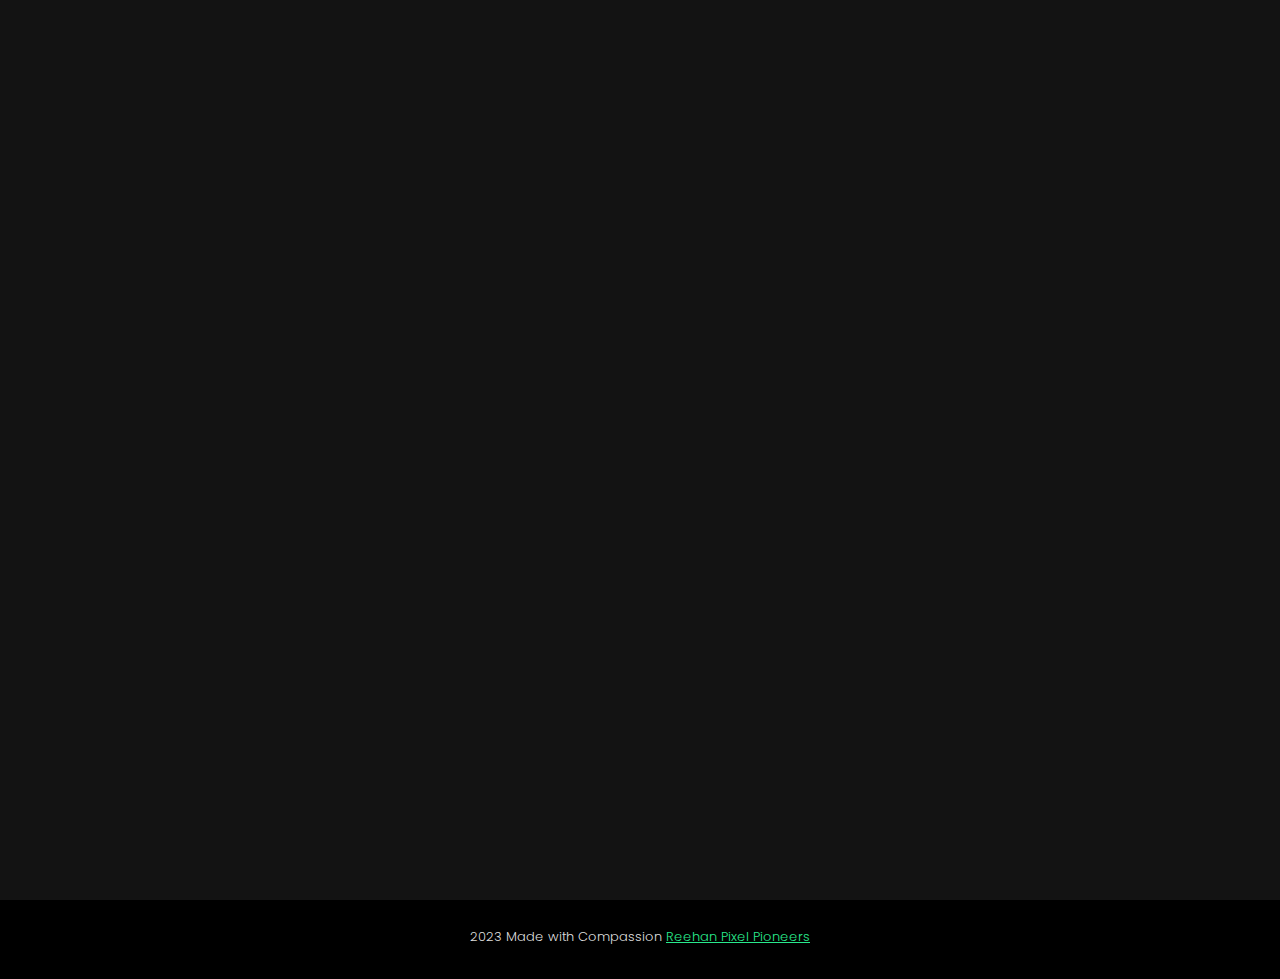
<file: index.html>
<!DOCTYPE html>
<html lang="zxx">


<!-- Mirrored from ui-themez.smartinnovates.net/items/Gilb/home.html by HTTrack Website Copier/3.x [XR&CO'2014], Wed, 08 Nov 2023 17:54:01 GMT -->

<head>

    <!-- Metas -->
    <meta charset="utf-8">
    <meta http-equiv="X-UA-Compatible" content="IE=edge">
    <meta name="viewport" content="width=device-width, initial-scale=1, maximum-scale=1">
    <meta name="keywords" content="HTML5 Template Gilb Multi-Purpose themeforest">
    <meta name="description" content="Gilb - Multi-Purpose HTML5 Template">
    <meta name="author" content="">
    <link rel="apple-touch-icon" sizes="180x180" href="./assets/imgs/apple-touch-icon.png">
    <link rel="icon" type="image/png" sizes="32x32" href="./assets/imgs/favicon-32x32.png">
    <link rel="icon" type="image/png" sizes="16x16" href="./assets/imgs/favicon-16x16.png">
    <link rel="manifest" href="./assets/imgs/site.webmanifest">
    <link rel="mask-icon" href="./assets/imgs/safari-pinned-tab.svg" color="#5bbad5">
    <meta name="msapplication-TileColor" content="#da532c">
    <meta name="theme-color" content="#ffffff">
    <!-- Title  -->
    <title>Reehan Pixel Pioneers</title>

    <!-- Favicon -->
    <link rel="shortcut icon" href="assets/imgs/favicon.ico">

    <!-- Google Fonts -->
    <link href="https://fonts.googleapis.com/css?family=Poppins:100,200,300,400,500,600,700,800,900&amp;display=swap" rel="stylesheet">
    <link href="https://fonts.googleapis.com/css2?family=Plus+Jakarta+Sans:wght@200;300;400;500;600;700;800&amp;display=swap" rel="stylesheet">

    <!-- Plugins -->
    <link rel="stylesheet" href="assets/css/plugins.css">

    <!-- Core Style Css -->
    <link rel="stylesheet" href="assets/css/style.css">

</head>

<body>



    <!-- ==================== Start Loading ==================== -->

    <div class="loader-wrap">
        <svg viewBox="0 0 1000 1000" preserveAspectRatio="none">
            <path id="svg" d="M0,1005S175,995,500,995s500,5,500,5V0H0Z"></path>
        </svg>

        <div class="loader-wrap-heading">
            <div class="load-text">
                <span>L</span>
                <span>o</span>
                <span>a</span>
                <span>d</span>
                <span>i</span>
                <span>n</span>
                <span>g</span>
            </div>
        </div>
    </div>

    <!-- ==================== End Loading ==================== -->


    <div class="cursor"></div>


    <!-- ==================== Start progress-scroll-button ==================== -->

    <div class="progress-wrap cursor-pointer">
        <svg class="progress-circle svg-content" width="100%" height="100%" viewBox="-1 -1 102 102">
            <path d="M50,1 a49,49 0 0,1 0,98 a49,49 0 0,1 0,-98" />
        </svg>
    </div>

    <!-- ==================== End progress-scroll-button ==================== -->



    <!-- ==================== Start Navbar ==================== -->

    <nav class="navbar navbar-chang navbar-expand-lg">
        <div class="container position-re">
            <div class="row">
                <div class="col-lg-3 col-6 order1">
                    <!-- Logo -->
                    <a class="logo icon-img-200" href="index.html">
                        <img src="assets/imgs/logo.png" alt="logo">
                    </a>
                    <!-- <div class="bord">
                        <!-- Logo
                        <a class="logo icon-img-200" href="#">
                            <img src="assets/imgs/logo.png" alt="logo">
                        </a>
                    </div> -->
                </div>
                <div class="col-lg-6 order3">
                    <div class="bg">
                        <!-- navbar links -->
                        <div class="full-width">
                            <ul class="navbar-nav">
                                <li class="nav-item">
                                    <a class="nav-link" href="about.html"><span
                                            class="rolling-text">About</span></a>
                                </li>
                                <li class="nav-item">
                                    <a class="nav-link" href="services.html"><span
                                            class="rolling-text">Services</span></a>
                                </li>
                                <!-- <li class="nav-item">
                                    <a class="nav-link" href="portfolio.html"><span
                                            class="rolling-text">Portfolio</span></a>
                                </li> -->
                                <!-- <li class="nav-item">
                                    <a class="nav-link" href="blogs.html"><span
                                            class="rolling-text">Blog</span></a>
                                </li> -->
                                <li class="nav-item">
                                    <a class="nav-link" href="contact.html"><span
                                            class="rolling-text">Contact</span></a>
                                </li>
                            </ul>
                        </div>
                    </div>
                </div>
                <div class="col-lg-3 col-6 order2">
                    <div class="bord d-flex justify-content-end">
                        <ul class="social d-flex rest">
                            <li>
                                <a href="https://www.linkedin.com/in/reehan-pixel-pioneers-4056812a8/"><i class="fab fa-linkedin-in"></i></a>
                            </li>
                            <li>
                                <a href="https://www.instagram.com/reehanpixel/"><i class="fab fa-instagram"></i></a>
                            </li>
                            <li>
                                <a href="https://www.facebook.com/reehanpixel?mibextid=9R9pXO"><i class="fab fa-facebook"></i></a>
                            </li>
                        </ul>
                        <button class="navbar-toggler" type="button">
                            <span class="icon-bar"><i class="fas fa-bars"></i></span>
                        </button>
                    </div>
                </div>
            </div>
        </div>
    </nav>

    <!-- ==================== End Navbar ==================== -->


    <main class="pt-80">


        <!-- ==================== Start Hero ==================== -->

        <section class="hero section-padding">
            <div class="container">
                <div class="row">
                    <div class="col-xxl-5 col-xl-5 col-lg-6">
                        <div class="intro">
                            <div class="lg-box">
                                <div class="box1">
                                    <div class="tow-items">
                                        <div class="item1 box-shadwo">
                                            <div class="circle-item d-flex align-items-center justify-content-center">
                                                <h6><a href="about.html">About Us</a></h6>
                                            </div>
                                            <div class="text-center mt-30">
                                                <a href="assets/imgs/resume/Portfolio Presentation.pdf" target="_blank">
                                                    <svg class="arrow-down" xmlns="http://www.w3.org/2000/svg" xmlns:xlink="http://www.w3.org/1999/xlink" x="0px" y="0px" viewBox="0 0 34.2 32.3" xml:space="preserve" style="stroke-width: 2;">
                                                        <line x1="0" y1="16" x2="33" y2="16"></line>
                                                        <line x1="17.3" y1="0.7" x2="33.2" y2="16.5"></line>
                                                        <line x1="17.3" y1="31.6" x2="33.5" y2="15.4"></line>
                                                    </svg>
                                                    <p class="fz-13 mt-15">Work Glance</p>
                                                </a>
                                            </div>
                                        </div>
                                        <div class="item2">
                                            <div class="sub-item1 box-shadwo d-flex align-items-center justify-content-center">
                                                <div class="text-center">
                                                    <h2 class="fw-700">6+</h2>
                                                    <p class="fz-13">Years <br> of Experaince</p>
                                                </div>
                                            </div>
                                            <div class="sub-item2 box-shadwo">
                                                <img src="assets/imgs/patterns/logo-only-circle-white.png" alt="">
                                            </div>
                                        </div>
                                    </div>
                                    <div class="item-down box-shadwo d-flex align-items-center">
                                        <div>
                                            <div class="circle-item d-flex align-items-center justify-content-center">
                                                <a href="services.html">
                                                    <svg class="arrow-right" xmlns="http://www.w3.org/2000/svg" xmlns:xlink="http://www.w3.org/1999/xlink" x="0px" y="0px" viewBox="0 0 34.2 32.3" xml:space="preserve" style="stroke-width: 2;">
                                                        <line x1="0" y1="16" x2="33" y2="16"></line>
                                                        <line x1="17.3" y1="0.7" x2="33.2" y2="16.5"></line>
                                                        <line x1="17.3" y1="31.6" x2="33.5" y2="15.4"></line>
                                                    </svg>
                                                </a>
                                            </div>
                                        </div>
                                        <h6 class="ml-15"><a href="services.html">Our Services</a></h6>
                                    </div>
                                </div>

                                <div class="box2">
                                    <div class="item3 box-shadwo"></div>
                                    <div class="item4 box-shadwo d-flex align-items-center">
                                        <h6><a href="assets/imgs/resume/Portfolio Presentation.pdf">Our Portfolio</a></h6>
                                    </div>
                                </div>
                            </div>
                            <div class="bottom-boxs">
                                <div class="item5 box-shadwo d-flex align-items-center justify-content-center"></div>
                                <div class="item6 box-shadwo d-flex align-items-center justify-content-center">
                                    <a href="#0" class="icon">
                                        <i class="fab fa-linkedin-in"></i>
                                    </a>
                                </div>
                                <div class="item7 box-shadwo d-flex align-items-center justify-content-center">
                                    <a href="#0" class="icon">
                                        <i class="fab fa-instagram"></i>
                                    </a>
                                </div>
                            </div>
                        </div>
                        <div class="author-profile">
                            <div class="author-img">
                                <div class="img">
                                    <img src="assets/imgs/header/portfolio-img.png">
                                </div>
                            </div>
                            <div class="author-info">
                                <div class="text-center">
                                    <span class="main-color sub-title mb-10">Full Stack Developers</span>
                                    <h4 class="fw-500">Hi, We are founders of Reehan Pixel Pioneers</h4>
                                </div>
                                <div class="social mt-20">
                                    <a href="https://www.linkedin.com/in/reehan-pixel-pioneers-4056812a8/" class="icon">
                                        <i class="fab fa-linkedin-in"></i>
                                    </a>
                                    <a href="https://www.instagram.com/reehanpixel/" class="icon">
                                        <i class="fab fa-instagram"></i>
                                    </a>
                                    <a href="https://www.facebook.com/reehanpixel?mibextid=9R9pXO" class="icon">
                                        <i class="fab fa-facebook"></i>
                                    </a>
                                </div>
                            </div>
                            <div class="butns mt-30">
                                <a href="contact.html" class="inf-butn" data-scroll-nav="4">
                                    <span>Contact Us</span>
                                </a>
                                <a href="./assets/imgs/resume/Portfolio Presentation.pdf" class="inf-butn">
                                    <span>Dwonload Portfolio</span>
                                </a>
                            </div>
                        </div>
                    </div>
                    <div class="col-xxl-7 col-xl-7 col-lg-6 valign">
                        <div class="content">
                            <h5 class="cd-headline slide">
                                <span>Hello, We're</span>
                                <span class="cd-words-wrapper main-color">
                                    <b class="is-visible">Front-End/Back-End Developers</b>                                    
                                    <b>UI/UX Designers</b>
                                    <b>CMS Developer and Designers</b>
                                    <b>Email Developers</b>
                                    <b>SEO/SEM Experts</b>
                                    <b>Product Designers</b>                                    
                                </span>
                            </h5>
                            <h1>We are a Freelancers <span class="bord">Full Stack Developers</span> Based in India.</h1>
                            <p class="text">We've done remote work for agencies, consulted for startups, and collaborated with talented people to create digital products for both business and consumer use.</p>
                            <div class="stauts mt-50 pt-50 bord-thin-top">
                                <div class="d-flex align-items-center">
                                    <div class="mr-40">
                                        <div class="d-flex align-items-center">
                                            <h2>20+</h2>
                                            <p>Completed <br> Projects</p>
                                        </div>
                                    </div>
                                    <div class="mr-40">
                                        <div class="d-flex align-items-center">
                                            <h2>5+</h2>
                                            <p>Clients</p>
                                        </div>
                                    </div>
                                    <div class="ml-auto">
                                        <div class="butn-presv">
                                            <a href="contact.html" class="butn butn-md butn-bord radius-5 skew">
                                                <span>Hire Us!</span>
                                            </a>
                                        </div>
                                    </div>
                                </div>
                            </div>
                        </div>
                    </div>
                </div>
            </div>
        </section>

        <!-- ==================== End Hero ==================== -->


    </main>


    <!-- ==================== Start Footer ==================== -->

    <footer>
        <div class="container pb-30 pt-30 bord-thin-top">
            <div class="row">
                <div class="col-12">
                    <div class="text-center">
                        <p class="fz-13">2023 Made with Compassion <span class="underline main-color"><a href="#" target="_blank">Reehan Pixel Pioneers</a></span></p>
                    </div>
                </div>
            </div>
        </div>
    </footer>

    <!-- ==================== End Footer ==================== -->










    <!-- jQuery -->
    <script src="assets/js/jquery-3.6.0.min.js"></script>
    <script src="assets/js/jquery-migrate-3.4.0.min.js"></script>

    <!-- plugins -->
    <script src="assets/js/plugins.js"></script>

    <!-- custom scripts -->
    <script src="assets/js/scripts.js"></script>

</body>


<!-- Mirrored from ui-themez.smartinnovates.net/items/Gilb/home.html by HTTrack Website Copier/3.x [XR&CO'2014], Wed, 08 Nov 2023 17:54:04 GMT -->

</html>
</file>
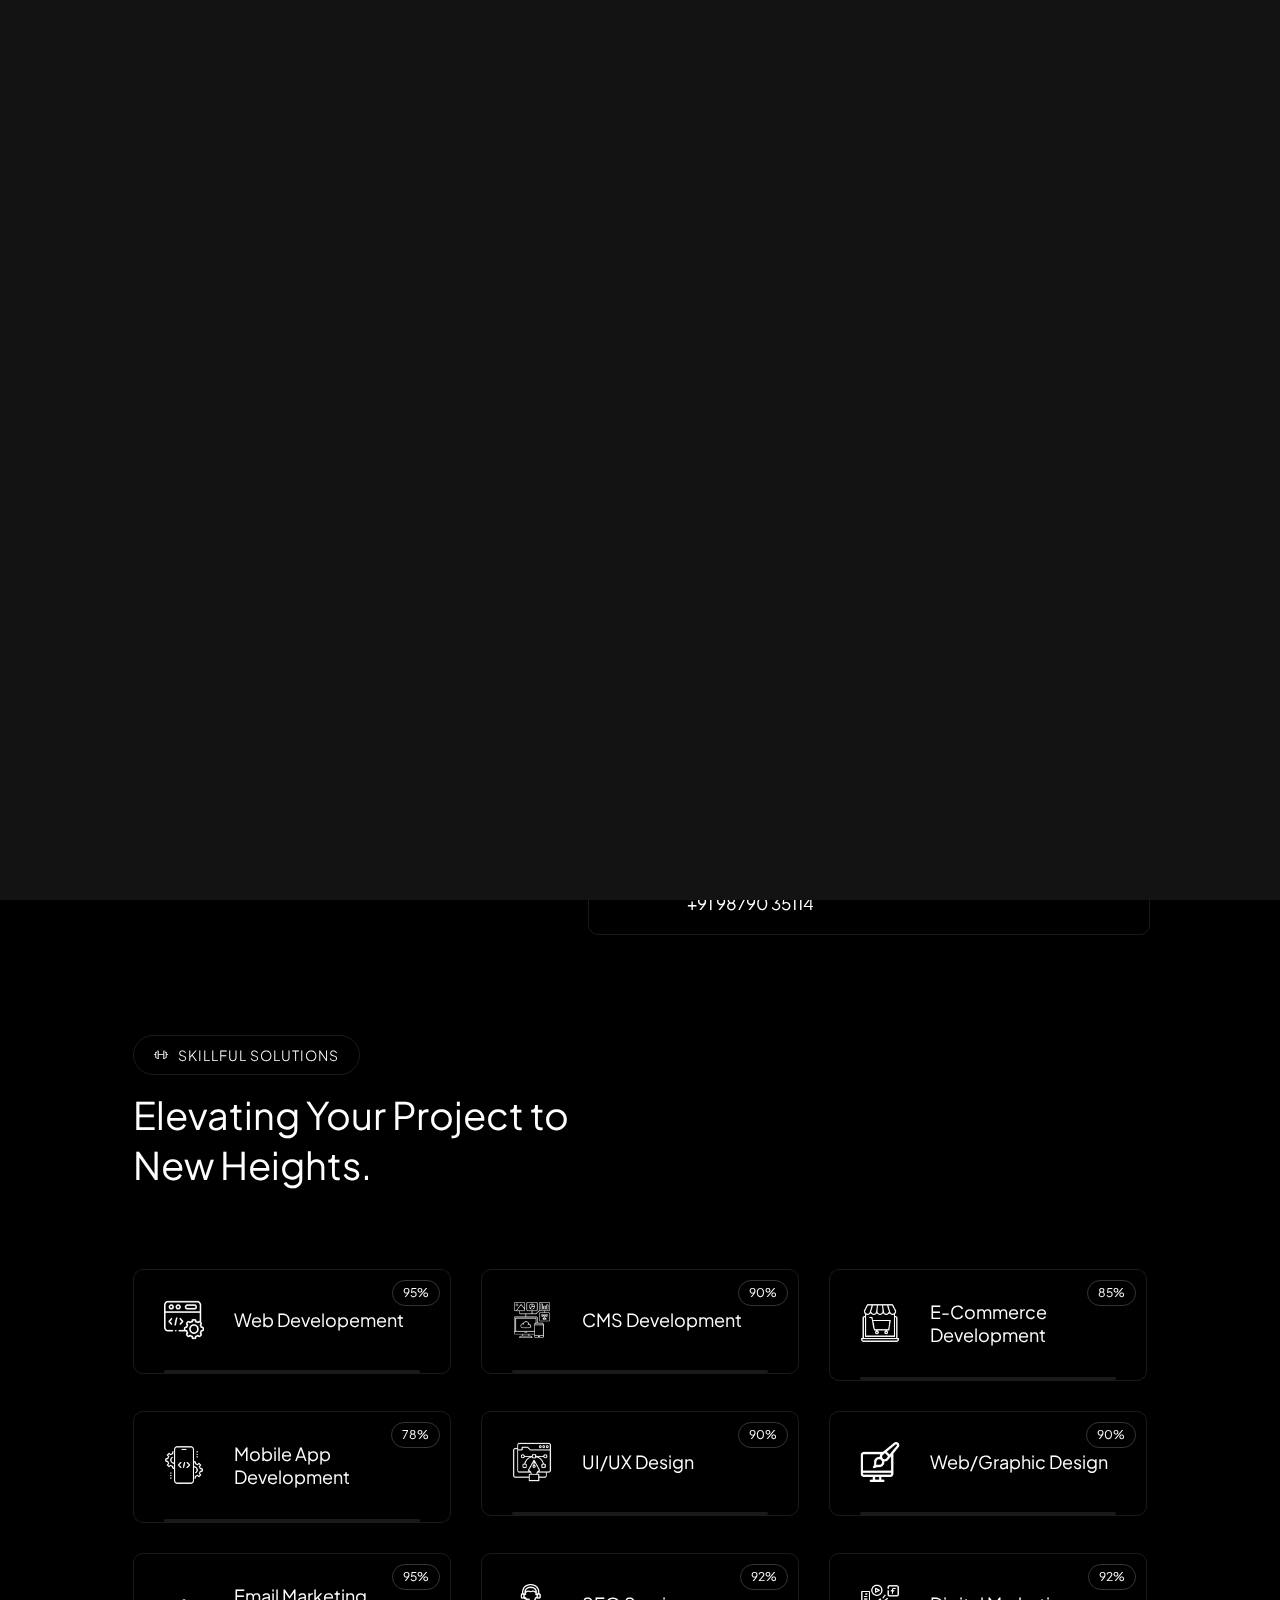
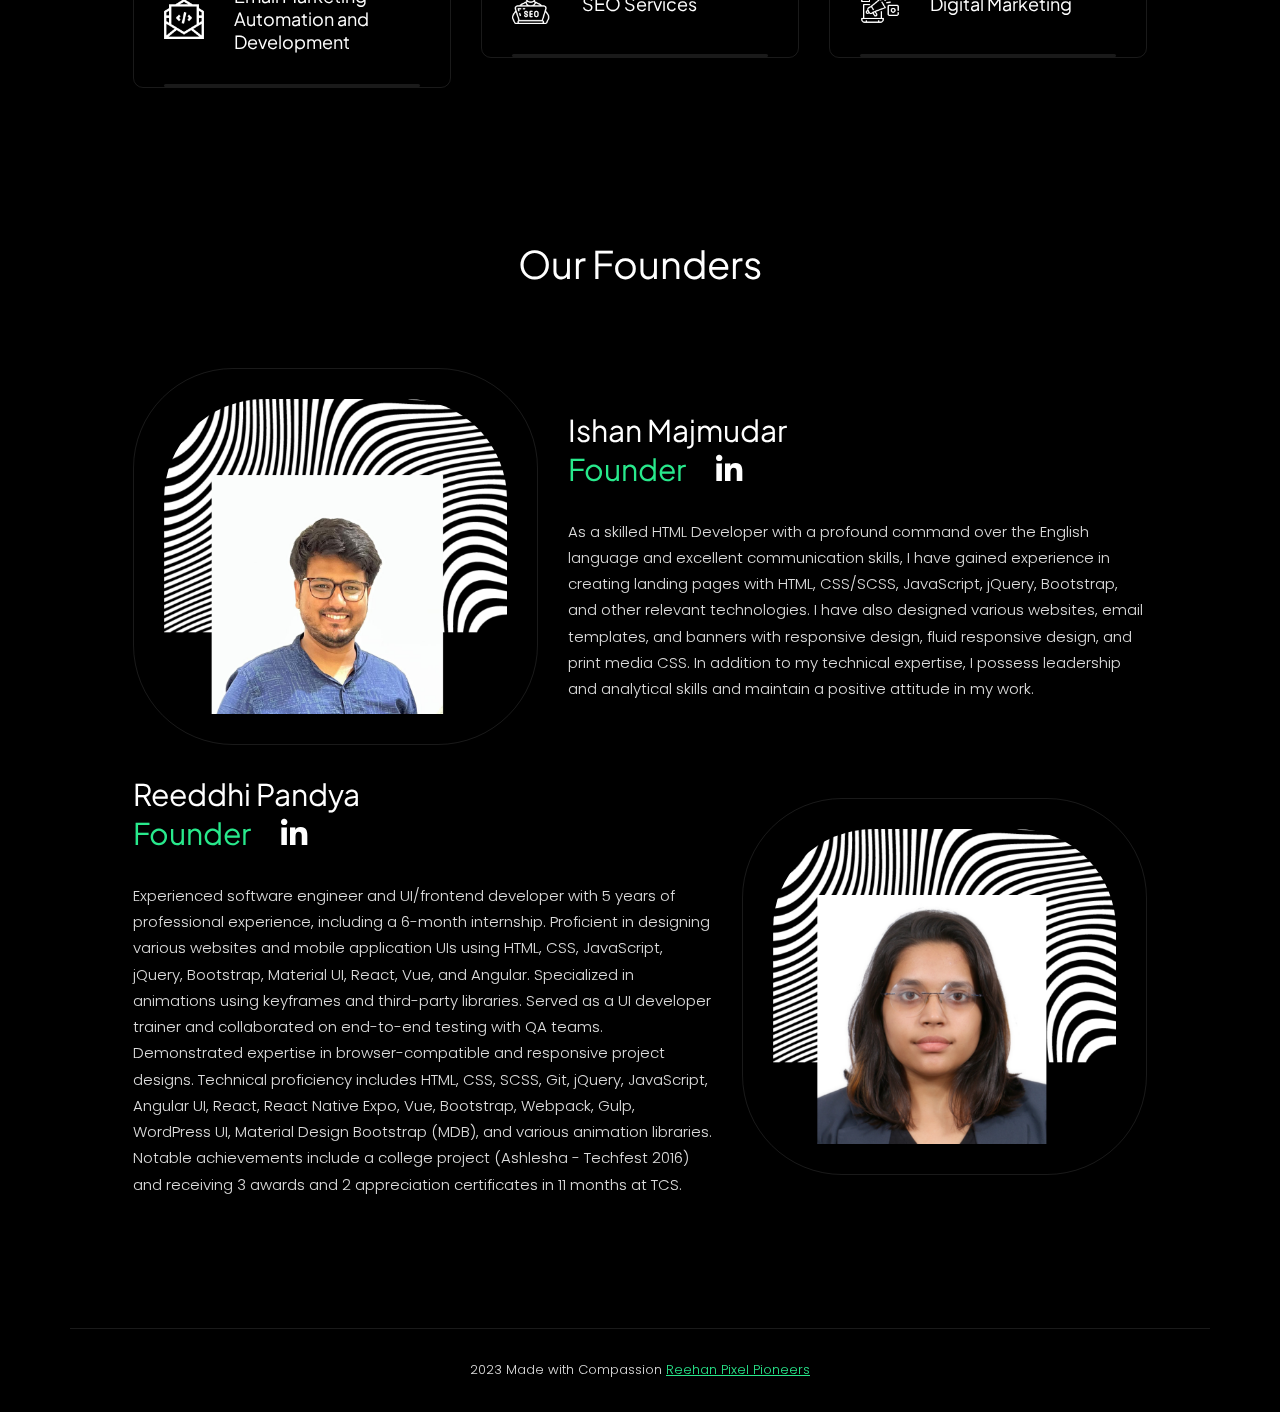
<file: about.html>
<!DOCTYPE html>
<html lang="zxx">

<head>

    <!-- Metas -->
    <meta charset="utf-8">
    <meta http-equiv="X-UA-Compatible" content="IE=edge">
    <meta name="viewport" content="width=device-width, initial-scale=1, maximum-scale=1">
    <meta name="keywords" content="HTML5 Template Gilb Multi-Purpose themeforest">
    <meta name="description" content="Gilb - Multi-Purpose HTML5 Template">
    <meta name="author" content="">
    <link rel="apple-touch-icon" sizes="180x180" href="./assets/imgs/apple-touch-icon.png">
    <link rel="icon" type="image/png" sizes="32x32" href="./assets/imgs/favicon-32x32.png">
    <link rel="icon" type="image/png" sizes="16x16" href="./assets/imgs/favicon-16x16.png">
    <link rel="manifest" href="./assets/imgs/site.webmanifest">
    <link rel="mask-icon" href="./assets/imgs/safari-pinned-tab.svg" color="#5bbad5">
    <meta name="msapplication-TileColor" content="#da532c">
    <meta name="theme-color" content="#ffffff">
    <!-- Title  -->
    <title>Reehan Pixel Pioneers</title>

    <!-- Favicon -->
    <link rel="shortcut icon" href="assets/imgs/favicon.ico">

    <!-- Google Fonts -->
    <link href="https://fonts.googleapis.com/css?family=Poppins:100,200,300,400,500,600,700,800,900&amp;display=swap" rel="stylesheet">
    <link href="https://fonts.googleapis.com/css2?family=Plus+Jakarta+Sans:wght@200;300;400;500;600;700;800&amp;display=swap" rel="stylesheet">

    <!-- Plugins -->
    <link rel="stylesheet" href="assets/css/plugins.css">

    <!-- Core Style Css -->
    <link rel="stylesheet" href="assets/css/style.css">

</head>
<body>



    <!-- ==================== Start Loading ==================== -->

    <div class="loader-wrap">
        <svg viewBox="0 0 1000 1000" preserveAspectRatio="none">
            <path id="svg" d="M0,1005S175,995,500,995s500,5,500,5V0H0Z"></path>
        </svg>

        <div class="loader-wrap-heading">
            <div class="load-text">
                <span>L</span>
                <span>o</span>
                <span>a</span>
                <span>d</span>
                <span>i</span>
                <span>n</span>
                <span>g</span>
            </div>
        </div>
    </div>

    <!-- ==================== End Loading ==================== -->


    <div class="cursor"></div>


    <!-- ==================== Start progress-scroll-button ==================== -->

    <div class="progress-wrap cursor-pointer">
        <svg class="progress-circle svg-content" width="100%" height="100%" viewBox="-1 -1 102 102">
            <path d="M50,1 a49,49 0 0,1 0,98 a49,49 0 0,1 0,-98" />
        </svg>
    </div>

    <!-- ==================== End progress-scroll-button ==================== -->



    <!-- ==================== Start Navbar ==================== -->

    <nav class="navbar navbar-chang navbar-expand-lg">
        <div class="container position-re">
            <div class="row">
                <div class="col-lg-3 col-6 order1">
                    <!-- Logo -->
                    <a class="logo icon-img-200" href="index.html">
                        <img src="assets/imgs/logo.png" alt="logo">
                    </a>
                    <!-- <div class="bord">
                        <!-- Logo
                        <a class="logo icon-img-200" href="#">
                            <img src="assets/imgs/logo.png" alt="logo">
                        </a>
                    </div> -->
                </div>
                <div class="col-lg-6 order3">
                    <div class="bg">
                        <!-- navbar links -->
                        <div class="full-width">
                            <ul class="navbar-nav">
                                <li class="nav-item">
                                    <a class="nav-link" href="about.html"><span
                                            class="rolling-text">About</span></a>
                                </li>
                                <li class="nav-item">
                                    <a class="nav-link" href="services.html"><span
                                            class="rolling-text">Services</span></a>
                                </li>
                                <!-- <li class="nav-item">
                                    <a class="nav-link" href="portfolio.html"><span
                                            class="rolling-text">Portfolio</span></a>
                                </li> -->
                                <!-- <li class="nav-item">
                                    <a class="nav-link" href="blogs.html"><span
                                            class="rolling-text">Blog</span></a>
                                </li> -->
                                <li class="nav-item">
                                    <a class="nav-link" href="contact.html"><span
                                            class="rolling-text">Contact</span></a>
                                </li>
                            </ul>
                        </div>
                    </div>
                </div>
                <div class="col-lg-3 col-6 order2">
                    <div class="bord d-flex justify-content-end">
                        <ul class="social d-flex rest">
                            <li>
                                <a href="https://www.linkedin.com/in/reehan-pixel-pioneers-4056812a8/"><i class="fab fa-linkedin-in"></i></a>
                            </li>
                            <li>
                                <a href="https://www.instagram.com/reehanpixel/"><i class="fab fa-instagram"></i></a>
                            </li>
                            <li>
                                <a href="https://www.facebook.com/reehanpixel?mibextid=9R9pXO"><i class="fab fa-facebook"></i></a>
                            </li>
                        </ul>
                        <button class="navbar-toggler" type="button">
                            <span class="icon-bar"><i class="fas fa-bars"></i></span>
                        </button>
                    </div>
                </div>
            </div>
        </div>
    </nav>

    <!-- ==================== End Navbar ==================== -->


    <main class="pt-80">


        <!-- ==================== Start About ==================== -->

        <section class="about section-padding">
            <div class="container with-pad">
                <div class="row lg-marg">
                    <div class="col-lg-5 valign">
                        <div class="profile-img">
                            <div class="img">
                                <img src="assets/imgs/patterns/logo-only-circle-white.png" alt="">
                            </div>
                            <span class="icon">
                                <img src="assets/imgs/header/icon1.png" alt="">
                            </span>
                            <span class="icon">
                                <img src="assets/imgs/header/icon2.png" alt="">
                            </span>
                            <span class="icon">
                                <img src="assets/imgs/header/icon3.png" alt="">
                            </span>
                            <span class="icon">
                                <img src="assets/imgs/header/icon4.png" alt="">
                            </span>
                        </div>
                    </div>
                    <div class="col-lg-7 valign">
                        <div class="cont">
                            <div class="sub-title-icon d-flex align-items-center">
                                <span class="icon pe-7s-gleam"></span>
                                <h6>About Us</h6>
                            </div>
                            <div class="text">
                                <h4 class="mb-30">Unlock Your <span class="main-color"> Online Potential</span> with our Innovative Solutions using AI..
                                </h4>
                                <p>At our startup business, we are committed to offering innovative products and services that are designed to meet the evolving needs of our clients. Our mission is to provide exceptional value while delivering measurable
                                    results that enable our customers to achieve their business goals.</p>

                                <div class="feat mt-30">
                                    <div class="row">
                                        <div class="col-sm-6">
                                            <div class="item mb-15">
                                                <h6 class="sub-title ls1"><span class="fz-13 mr-10 main-color"><i class="fas fa-check"></i></span> Web Development</h6>
                                            </div>
                                            <div class="item mb-15">
                                                <h6 class="sub-title ls1"><span class="fz-13 mr-10 main-color"><i class="fas fa-check"></i></span> CMS Developement</h6>
                                            </div>
                                            <div class="item mb-15">
                                                <h6 class="sub-title ls1"><span class="fz-13 mr-10 main-color"><i class="fas fa-check"></i></span> E-commerce Developement</h6>
                                            </div>
                                        </div>
                                        <div class="col-sm-6">
                                            <div class="item mb-15">
                                                <h6 class="sub-title ls1"><span class="fz-13 mr-10 main-color"><i class="fas fa-check"></i></span> Email Marketing Automation</h6>
                                            </div>
                                            <div class="item mb-15">
                                                <h6 class="sub-title ls1"><span class="fz-13 mr-10 main-color"><i class="fas fa-check"></i></span> SEO Services</h6>
                                            </div>
                                            <div class="item">
                                                <h6 class="sub-title ls1"><span class="fz-13 mr-10 main-color"><i class="fas fa-check"></i></span> Digital Marketing</h6>
                                            </div>
                                        </div>
                                        <div class="col-sm-12">
                                            <div class="item mb-15">
                                                <h6 class="sub-title ls1"><span class="fz-13 mr-10 main-color"><i class="fas fa-check"></i></span> Mobile App Development</h6>
                                            </div>
                                            <div class="item mb-15">
                                                <h6 class="sub-title ls1"><span class="fz-13 mr-10 main-color"><i class="fas fa-check"></i></span> UI/UX Design</h6>
                                            </div>
                                            <div class="item mb-15">
                                                <h6 class="sub-title ls1"><span class="fz-13 mr-10 main-color"><i class="fas fa-check"></i></span> Web/Graphic Design</h6>
                                            </div>
                                        </div>
                                    </div>
                                </div>

                                <div class="info mt-50">
                                    <div class="row">
                                        <div class="col-sm-12 mb-25">
                                            <div class="item d-flex align-items-center sm-mb30">
                                                <div class="mr-15">
                                                    <span class="icon pe-7s-mail"></span>
                                                </div>
                                                <div>
                                                    <span class="opacity-7 mb-5">Email Us</span>
                                                    <h6>
                                                        <a href="mailto:reehanpixelpioneers@gmail.com">reehanpixelpioneers@gmail.com</a>
                                                    </h6>
                                                </div>
                                            </div>
                                        </div>
                                        <div class="col-sm-12">
                                            <div class="item d-flex align-items-center">
                                                <div class="mr-15">
                                                    <span class="icon pe-7s-call"></span>
                                                </div>
                                                <div>
                                                    <span class="opacity-7 mb-5">Call Us</span>
                                                    <h6><a href="tel:+91 9978981510">+91 99789 81510</a></h6>
                                                    <h6><a href="tel:+91 9879035114">+91 98790 35114</a></h6>
                                                </div>
                                            </div>
                                        </div>
                                    </div>
                                </div>
                            </div>
                        </div>
                    </div>
                </div>
            </div>
        </section>

        <!-- ==================== End About ==================== -->



        <!-- ==================== Start Skills ==================== -->

        <section class="skills section-padding pt-0">
            <div class="container with-pad">
                <div class="sec-head mb-80">
                    <div class="row">
                        <div class="col-lg-6">
                            <div class="sub-title-icon d-flex align-items-center">
                                <span class="icon pe-7s-gym"></span>
                                <h6>Skillful Solutions</h6>
                            </div>
                            <h3>Elevating Your Project to New Heights.</h3>
                        </div>
                    </div>
                </div>
                <div class="row">
                    <div class="col-lg-4 col-md-6">
                        <div class="item mb-30">
                            <div class="d-flex align-items-center mb-30">
                                <div class="mr-30">
                                    <div class="img icon-img-40">
                                        <img src="assets/imgs/resume/web-development.png" alt="">
                                    </div>
                                </div>
                                <div>
                                    <h6 class="fz-18">Web Developement</h6>
                                </div>
                            </div>
                            <div class="skill-progress">
                                <span class="progres" data-value="95%"></span>
                            </div>
                            <span class="value">95%</span>
                        </div>
                    </div>
                    <div class="col-lg-4 col-md-6">
                        <div class="item mb-30">
                            <div class="d-flex align-items-center mb-30">
                                <div class="mr-30">
                                    <div class="img icon-img-40">
                                        <img src="assets/imgs/resume/cms-development.png" alt="">
                                    </div>
                                </div>
                                <div>
                                    <h6 class="fz-18">CMS Development</h6>
                                </div>
                            </div>
                            <div class="skill-progress">
                                <span class="progres" data-value="90%"></span>
                            </div>
                            <span class="value">90%</span>
                        </div>
                    </div>
                    <div class="col-lg-4 col-md-6">
                        <div class="item mb-30">
                            <div class="d-flex align-items-center mb-30">
                                <div class="mr-30">
                                    <div class="img icon-img-40">
                                        <img src="assets/imgs/resume/ecommerce-development.png" alt="">
                                    </div>
                                </div>
                                <div>
                                    <h6 class="fz-18">E-Commerce Development</h6>
                                </div>
                            </div>
                            <div class="skill-progress">
                                <span class="progres" data-value="85%"></span>
                            </div>
                            <span class="value">85%</span>
                        </div>
                    </div>
                    <div class="col-lg-4 col-md-6">
                        <div class="item mb-30">
                            <div class="d-flex align-items-center mb-30">
                                <div class="mr-30">
                                    <div class="img icon-img-40">
                                        <img src="assets/imgs/resume/mobile-development.png" alt="">
                                    </div>
                                </div>
                                <div>
                                    <h6 class="fz-18">Mobile App Development</h6>
                                </div>
                            </div>
                            <div class="skill-progress">
                                <span class="progres" data-value="78%"></span>
                            </div>
                            <span class="value">78%</span>
                        </div>
                    </div>
                    <div class="col-lg-4 col-md-6">
                        <div class="item mb-30">
                            <div class="d-flex align-items-center mb-30">
                                <div class="mr-30">
                                    <div class="img icon-img-40">
                                        <img src="assets/imgs/resume/ux-design.png" alt="">
                                    </div>
                                </div>
                                <div>
                                    <h6 class="fz-18">UI/UX Design</h6>
                                </div>
                            </div>
                            <div class="skill-progress">
                                <span class="progres" data-value="90%"></span>
                            </div>
                            <span class="value">90%</span>
                        </div>
                    </div>
                    <div class="col-lg-4 col-md-6">
                        <div class="item mb-30">
                            <div class="d-flex align-items-center mb-30">
                                <div class="mr-30">
                                    <div class="img icon-img-40">
                                        <img src="assets/imgs/resume/graphic-design.png" alt="">
                                    </div>
                                </div>
                                <div>
                                    <h6 class="fz-18">Web/Graphic Design</h6>
                                </div>
                            </div>
                            <div class="skill-progress">
                                <span class="progres" data-value="90%"></span>
                            </div>
                            <span class="value">90%</span>
                        </div>
                    </div>
                    <div class="col-lg-4 col-md-6">
                        <div class="item mb-30">
                            <div class="d-flex align-items-center mb-30">
                                <div class="mr-30">
                                    <div class="img icon-img-40">
                                        <img src="assets/imgs/resume/email-developement.png" alt="">
                                    </div>
                                </div>
                                <div>
                                    <h6 class="fz-18">Email Marketing Automation and Development</h6>
                                </div>
                            </div>
                            <div class="skill-progress">
                                <span class="progres" data-value="95%"></span>
                            </div>
                            <span class="value">95%</span>
                        </div>
                    </div>
                    <div class="col-lg-4 col-md-6">
                        <div class="item mb-30">
                            <div class="d-flex align-items-center mb-30">
                                <div class="mr-30">
                                    <div class="img icon-img-40">
                                        <img src="assets/imgs/resume/seo-services.png" alt="">
                                    </div>
                                </div>
                                <div>
                                    <h6 class="fz-18">SEO Services</h6>
                                </div>
                            </div>
                            <div class="skill-progress">
                                <span class="progres" data-value="92%"></span>
                            </div>
                            <span class="value">92%</span>
                        </div>
                    </div>
                    <div class="col-lg-4 col-md-6">
                        <div class="item mb-30">
                            <div class="d-flex align-items-center mb-30">
                                <div class="mr-30">
                                    <div class="img icon-img-40">
                                        <img src="assets/imgs/resume/digital-marketing.png" alt="">
                                    </div>
                                </div>
                                <div>
                                    <h6 class="fz-18">Digital Marketing</h6>
                                </div>
                            </div>
                            <div class="skill-progress">
                                <span class="progres" data-value="92%"></span>
                            </div>
                            <span class="value">92%</span>
                        </div>
                    </div>
                </div>
            </div>
        </section>

        <!-- ==================== End Skills ==================== -->



        <!-- ==================== Start Resume ==================== -->

        <section class="resume section-padding pt-0 about">
            <div class="container with-pad">
                <div class="sec-head mb-80">
                    <div class="row justify-content-center">
                        <div class="col-lg-6 text-center">
                            <div class="d-inline-block">
                                <!-- <div class="sub-title-icon d-flex align-items-center">
                                    <span class="icon pe-7s-note2"></span>
                                    <h6>Our Founders</h6>
                                </div> -->
                            </div>
                            <h3>Our Founders</h3>
                        </div>
                    </div>
                </div>

                <!-- <div>
                    <div class="resume-swiper" data-carousel="swiper" data-space="50" data-speed="1000">
                        <div id="content-carousel-container-unq-resume" class="swiper-container" data-swiper="container">
                            <div class="swiper-wrapper">
                                <div class="swiper-slide">
                                    <div class="item text-center">
                                        <h6 class="main-color date fz-15 mb-60">2021 - Present</h6>
                                        <h5>Framer Designer & Developer</h5>
                                        <span class="opacity-8 fw-500 mt-10">[ at Ui-Themez ]</span>
                                        <p class="fz-13 mt-15">Crafting captivating digital experiences that put users at the heart of the design. Elevate your product to increased user satisfaction and loyalty.</p>
                                    </div>
                                </div>
                                <div class="swiper-slide">
                                    <div class="item text-center">
                                        <h6 class="main-color date fz-15 mb-60">2018 - 2020</h6>
                                        <h5>Front-End WordPress Developer</h5>
                                        <span class="opacity-8 fw-500 mt-10">[ at Ui-Themez ]</span>
                                        <p class="fz-13 mt-15">Crafting captivating digital experiences that put users at the heart of the design. Elevate your product to increased user satisfaction and loyalty.</p>
                                    </div>
                                </div>
                                <div class="swiper-slide">
                                    <div class="item text-center">
                                        <h6 class="main-color date fz-15 mb-60">2015 - 2017</h6>
                                        <h5>Web Designer</h5>
                                        <span class="opacity-8 fw-500 mt-10">[ at Envato Market ]</span>
                                        <p class="fz-13 mt-15">Crafting captivating digital experiences that put users at the heart of the design. Elevate your product to increased user satisfaction and loyalty.</p>
                                    </div>
                                </div>
                                <div class="swiper-slide">
                                    <div class="item text-center">
                                        <h6 class="main-color date fz-15 mb-60">2010 - 2014</h6>
                                        <h5>Bachelor's Degree in Design</h5>
                                        <span class="opacity-8 fw-500 mt-10">[ US RMIT University ]</span>
                                        <p class="fz-13 mt-15">Crafting captivating digital experiences that put users at the heart of the design. Elevate your product to increased user satisfaction and loyalty.</p>
                                    </div>
                                </div>
                            </div>
                            <div class="swiper-pagination"></div>
                        </div>
                    </div>
                </div> -->

                <div class="row about align-items-center mb-30">
                    <div class="col-md-5">
                        <div class="profile-img">
                            <div class="img">
                                <img src="assets/imgs/header/ishan-img.jpg" alt="">
                            </div>
                            <!-- <span class="icon">
                                <img src="assets/imgs/header/icon1.png" alt="">
                            </span>
                            <span class="icon">
                                <img src="assets/imgs/header/icon2.png" alt="">
                            </span>
                            <span class="icon">
                                <img src="assets/imgs/header/icon3.png" alt="">
                            </span>
                            <span class="icon">
                                <img src="assets/imgs/header/icon4.png" alt="">
                            </span> -->
                        </div>
                    </div>
                    <div class="col-md-7">
                        <div class="text">
                            <h4 class="mb-30">Ishan Majmudar <br><span class="main-color">Founder</span> &nbsp; &nbsp;&nbsp;&nbsp;<a href="www.linkedin.com/in/ishan-majmudar-60912a110"><i class="fab fa-linkedin-in"></i></a>
                            </h4>
                            <p>As a skilled HTML Developer with a profound command over the English language and excellent communication skills, I have gained experience in creating landing pages with HTML, CSS/SCSS, JavaScript, jQuery, Bootstrap, and other
                                relevant technologies. I have also designed various websites, email templates, and banners with responsive design, fluid responsive design, and print media CSS. In addition to my technical expertise, I possess leadership
                                and analytical skills and maintain a positive attitude in my work.</p>
                        </div>
                    </div>
                </div>
                <div class="row about align-items-center mb-30">
                    <div class="col-md-7">
                        <div class="text">
                            <h4 class="mb-30">Reeddhi Pandya <br><span class="main-color">Founder</span> &nbsp; &nbsp;&nbsp;&nbsp;<a href="www.linkedin.com/in/reeddhi-pandya-222475207"><i class="fab fa-linkedin-in"></i></a>
                            </h4>
                            <p>Experienced software engineer and UI/frontend developer with 5 years of professional experience, including a 6-month internship. Proficient in designing various websites and mobile application UIs using HTML, CSS, JavaScript,
                                jQuery, Bootstrap, Material UI, React, Vue, and Angular. Specialized in animations using keyframes and third-party libraries. Served as a UI developer trainer and collaborated on end-to-end testing with QA teams. Demonstrated
                                expertise in browser-compatible and responsive project designs. Technical proficiency includes HTML, CSS, SCSS, Git, jQuery, JavaScript, Angular UI, React, React Native Expo, Vue, Bootstrap, Webpack, Gulp, WordPress UI,
                                Material Design Bootstrap (MDB), and various animation libraries. Notable achievements include a college project (Ashlesha - Techfest 2016) and receiving 3 awards and 2 appreciation certificates in 11 months at TCS.</p>
                        </div>

                    </div>
                    <div class="col-md-5">
                        <div class="profile-img">
                            <div class="img">
                                <img src="assets/imgs/header/reeddhi-img.jpg" alt="">
                            </div>
                            <!-- <span class="icon">
                                <img src="assets/imgs/header/icon1.png" alt="">
                            </span>
                            <span class="icon">
                                <img src="assets/imgs/header/icon2.png" alt="">
                            </span>
                            <span class="icon">
                                <img src="assets/imgs/header/icon3.png" alt="">
                            </span>
                            <span class="icon">
                                <img src="assets/imgs/header/icon4.png" alt="">
                            </span> -->
                        </div>
                    </div>
                </div>
            </div>
        </section>

        <!-- ==================== End Resume ==================== -->


    </main>


    <!-- ==================== Start Footer ==================== -->

    <footer>
        <div class="container pb-30 pt-30 bord-thin-top">
            <div class="row">
                <div class="col-12">
                    <div class="text-center">
                        <p class="fz-13">2023 Made with Compassion <span class="underline main-color"><a href="#" target="_blank">Reehan Pixel Pioneers</a></span></p>
                    </div>
                </div>
            </div>
        </div>
    </footer>

    <!-- ==================== End Footer ==================== -->










    <!-- jQuery -->
    <script src="assets/js/jquery-3.6.0.min.js"></script>
    <script src="assets/js/jquery-migrate-3.4.0.min.js"></script>

    <!-- plugins -->
    <script src="assets/js/plugins.js"></script>

    <!-- custom scripts -->
    <script src="assets/js/scripts.js"></script>

</body>


<!-- Mirrored from ui-themez.smartinnovates.net/items/Gilb/about.html by HTTrack Website Copier/3.x [XR&CO'2014], Wed, 08 Nov 2023 17:54:10 GMT -->

</html>
</file>
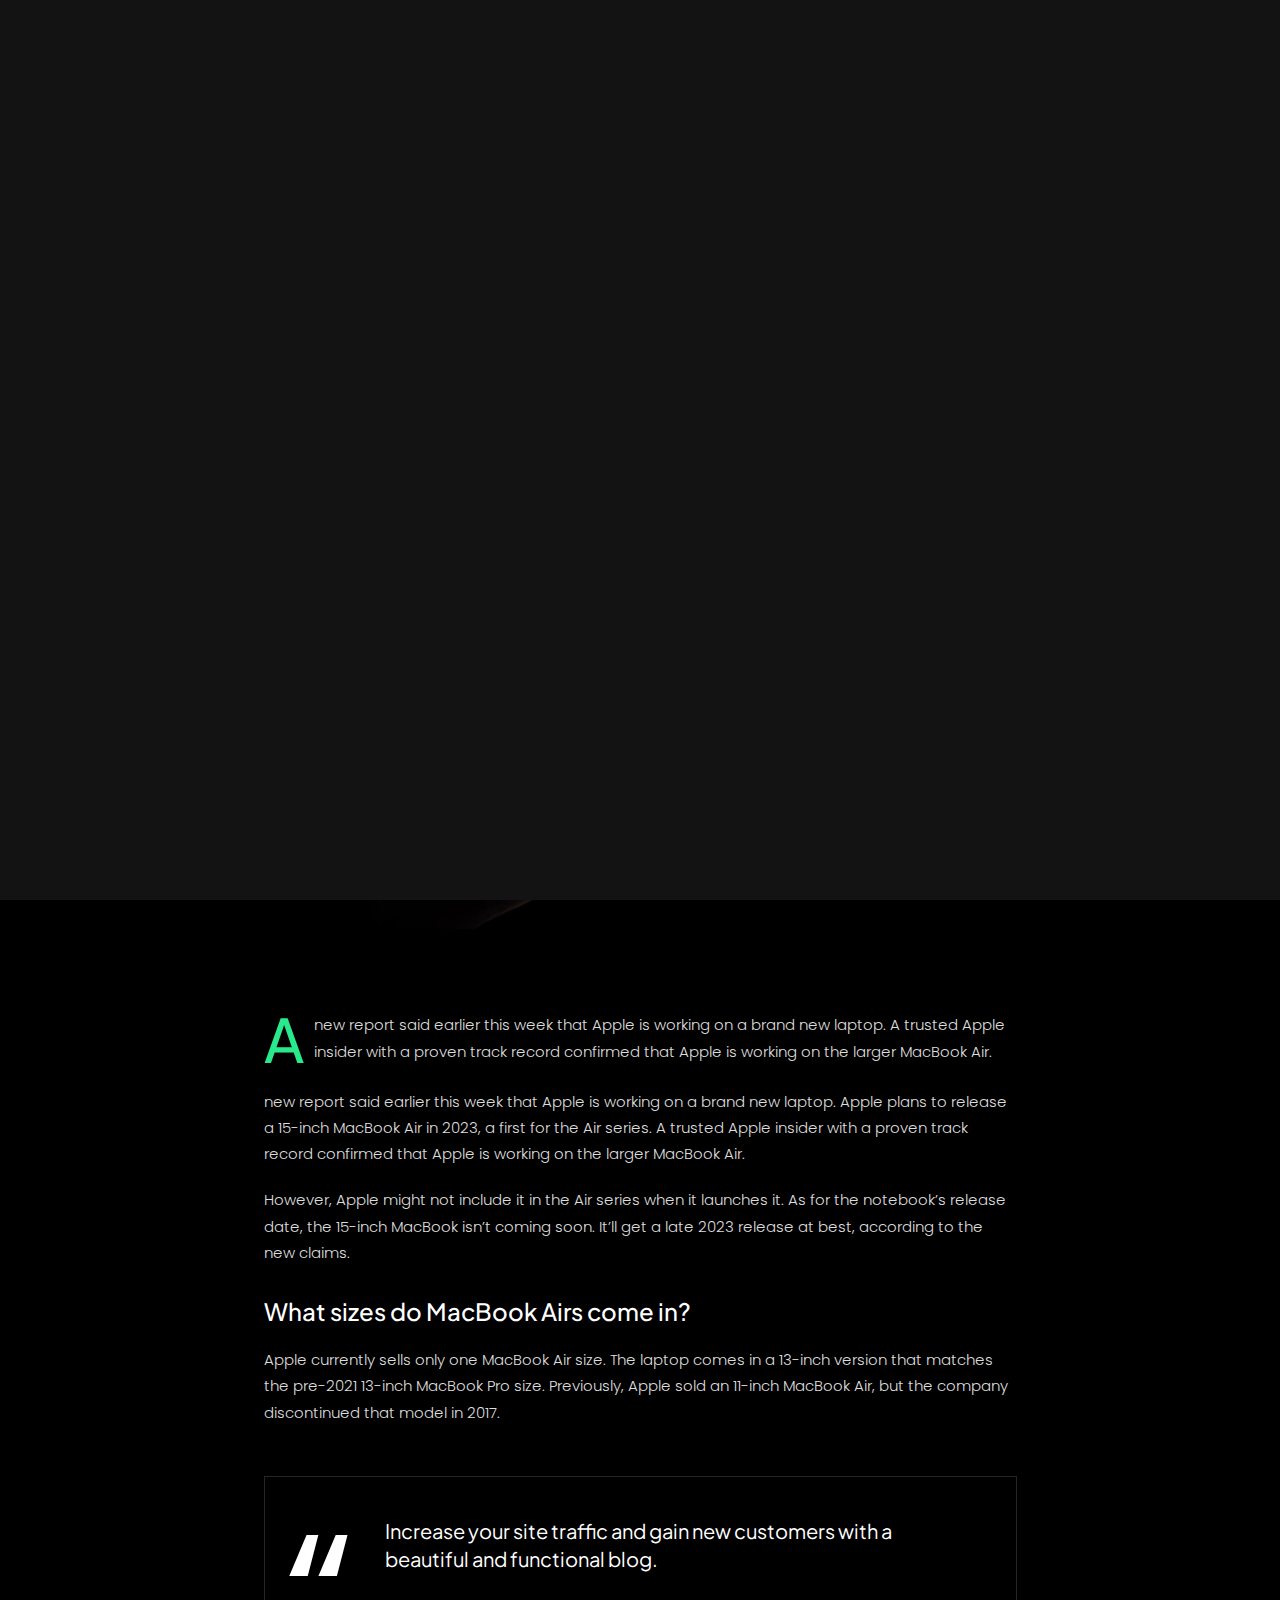
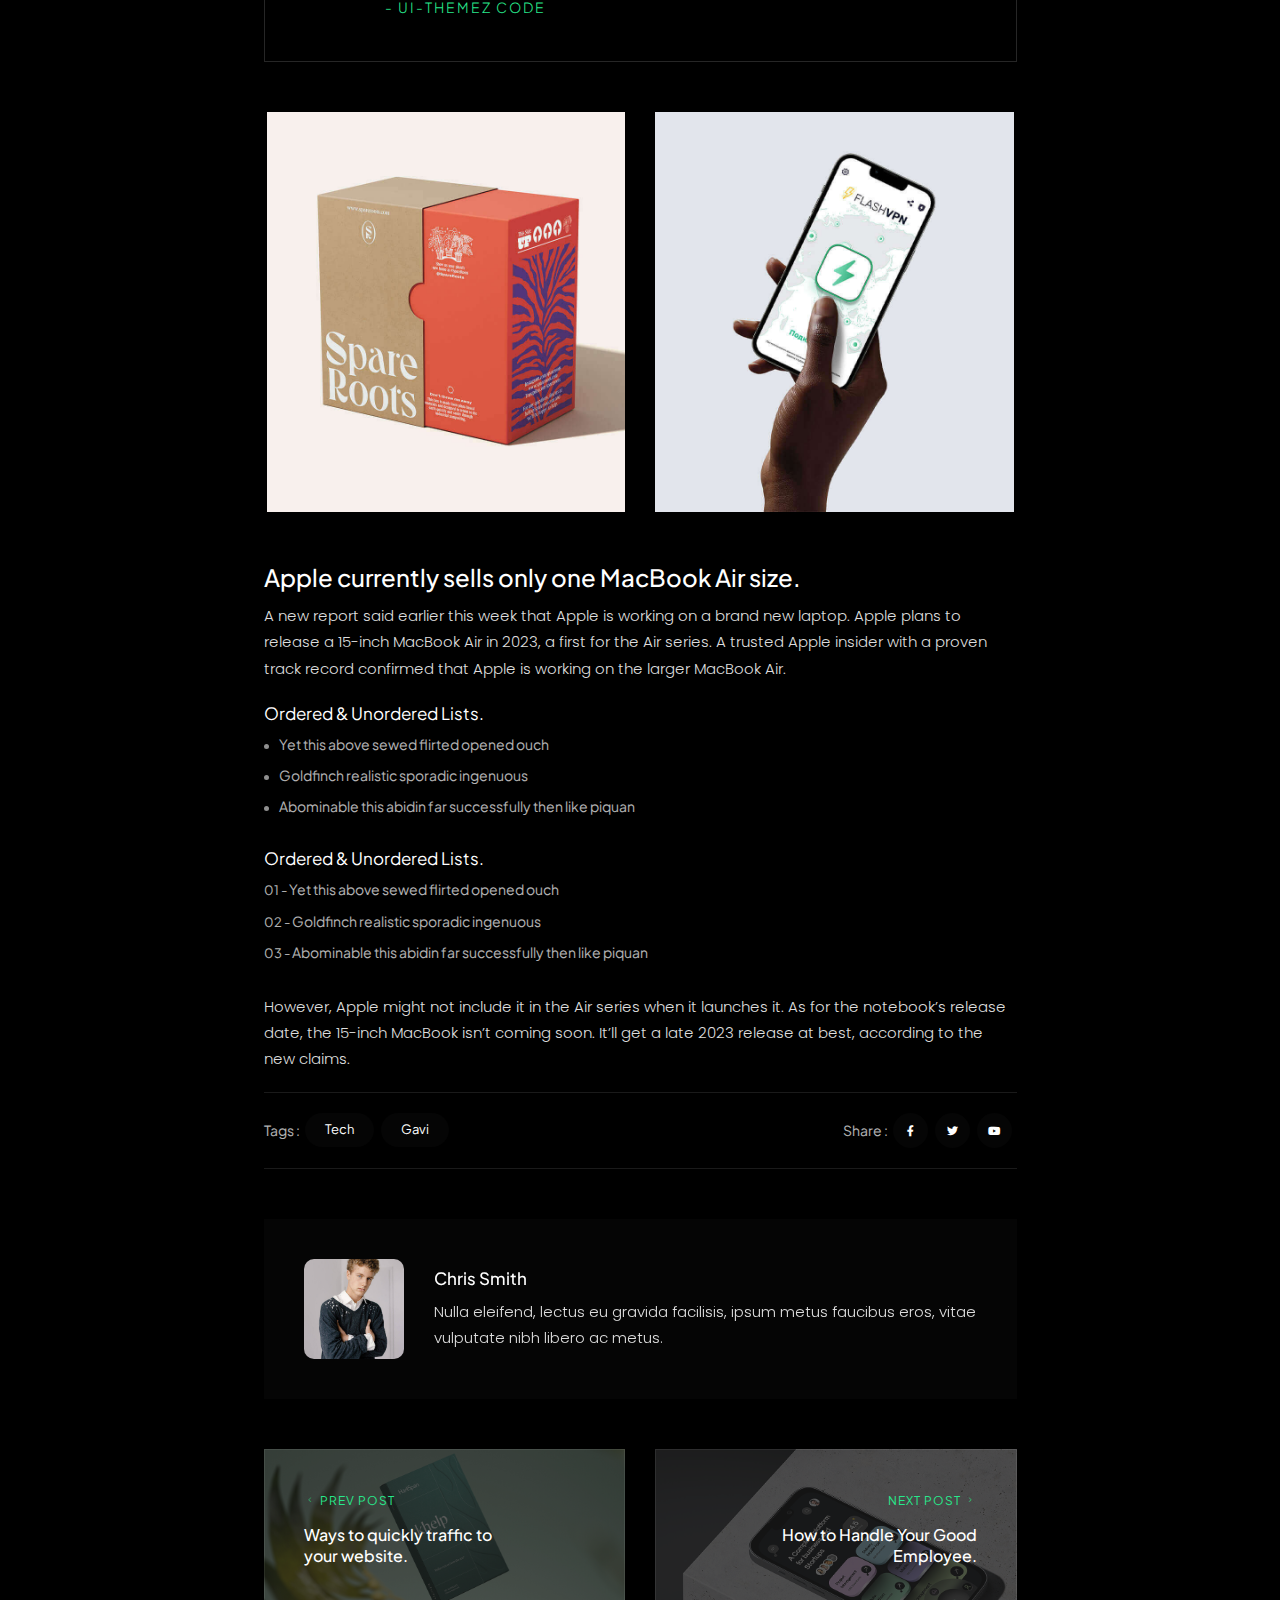
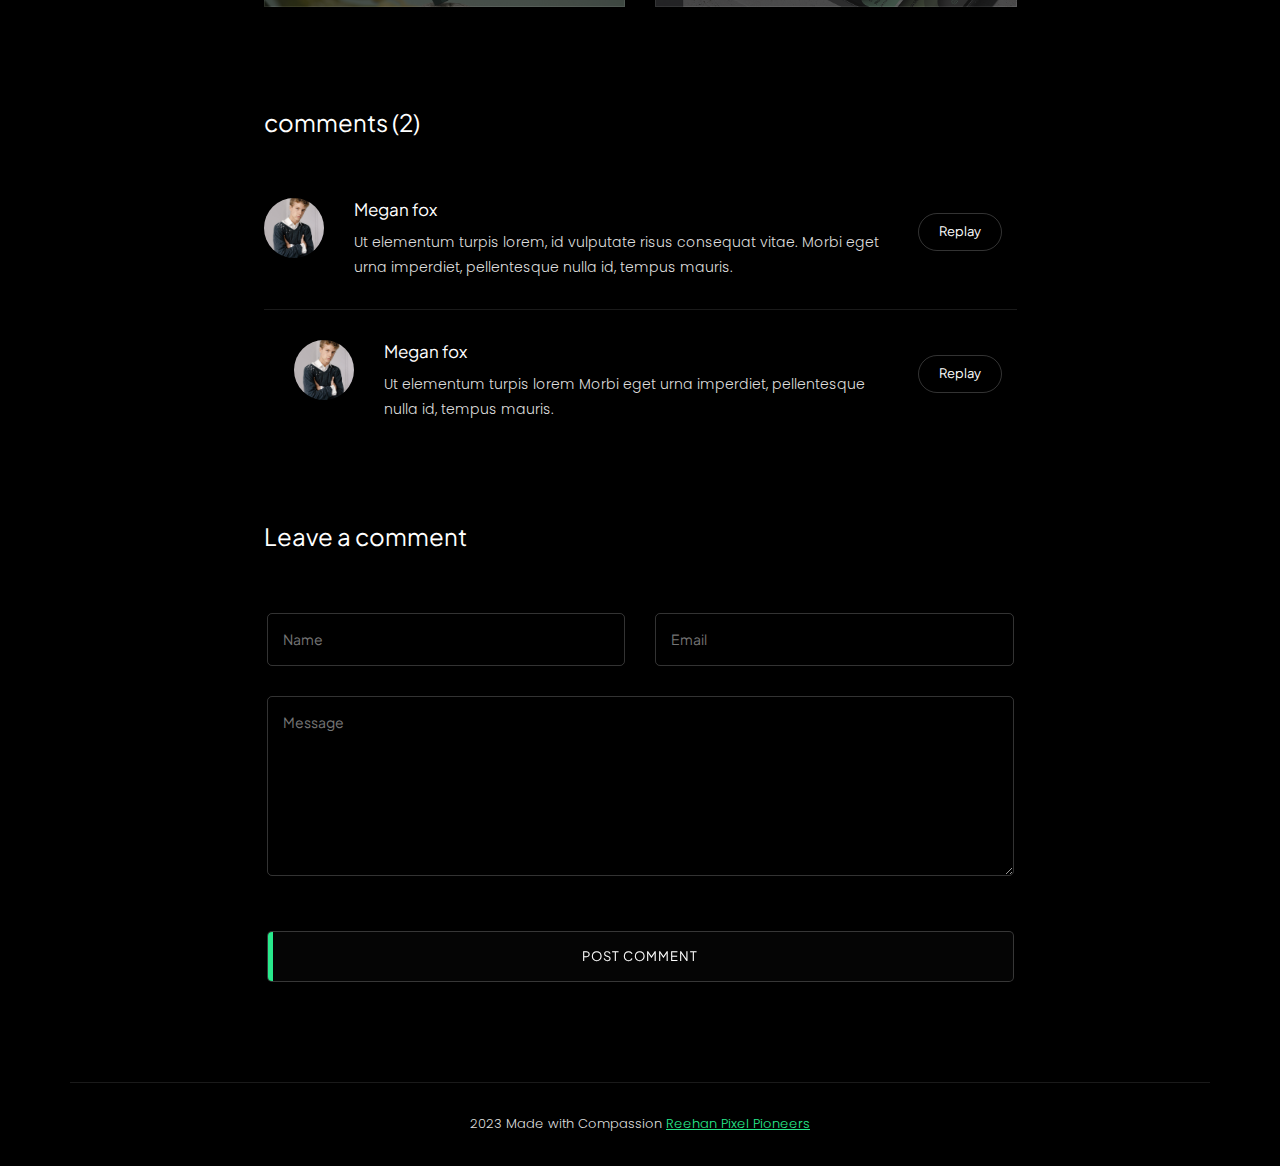
<file: blog-details.html>
<!DOCTYPE html>
<html lang="zxx">


<!-- Mirrored from ui-themez.smartinnovates.net/items/Gilb/blog-details.html by HTTrack Website Copier/3.x [XR&CO'2014], Wed, 08 Nov 2023 17:54:37 GMT -->

<head>

    <!-- Metas -->
    <meta charset="utf-8">
    <meta http-equiv="X-UA-Compatible" content="IE=edge">
    <meta name="viewport" content="width=device-width, initial-scale=1, maximum-scale=1">
    <meta name="keywords" content="HTML5 Template Gilb Multi-Purpose themeforest">
    <meta name="description" content="Gilb - Multi-Purpose HTML5 Template">
    <meta name="author" content="">

    <!-- Title  -->
    <title>Gilb</title>

    <!-- Favicon -->
    <link rel="shortcut icon" href="assets/imgs/favicon.ico">

    <!-- Google Fonts -->
    <link href="https://fonts.googleapis.com/css?family=Poppins:100,200,300,400,500,600,700,800,900&amp;display=swap" rel="stylesheet">
    <link href="https://fonts.googleapis.com/css2?family=Plus+Jakarta+Sans:wght@200;300;400;500;600;700;800&amp;display=swap" rel="stylesheet">

    <!-- Plugins -->
    <link rel="stylesheet" href="assets/css/plugins.css">

    <!-- Core Style Css -->
    <link rel="stylesheet" href="assets/css/style.css">

</head>

<body>



    <!-- ==================== Start Loading ==================== -->

    <div class="loader-wrap">
        <svg viewBox="0 0 1000 1000" preserveAspectRatio="none">
            <path id="svg" d="M0,1005S175,995,500,995s500,5,500,5V0H0Z"></path>
        </svg>

        <div class="loader-wrap-heading">
            <div class="load-text">
                <span>L</span>
                <span>o</span>
                <span>a</span>
                <span>d</span>
                <span>i</span>
                <span>n</span>
                <span>g</span>
            </div>
        </div>
    </div>

    <!-- ==================== End Loading ==================== -->


    <div class="cursor"></div>


    <!-- ==================== Start progress-scroll-button ==================== -->

    <div class="progress-wrap cursor-pointer">
        <svg class="progress-circle svg-content" width="100%" height="100%" viewBox="-1 -1 102 102">
            <path d="M50,1 a49,49 0 0,1 0,98 a49,49 0 0,1 0,-98" />
        </svg>
    </div>

    <!-- ==================== End progress-scroll-button ==================== -->



    <!-- ==================== Start Navbar ==================== -->

    <nav class="navbar navbar-chang navbar-expand-lg">
        <div class="container position-re">
            <div class="row">
                <div class="col-lg-3 col-6 order1">
                    <!-- Logo -->
                    <a class="logo icon-img-200" href="index.html">
                        <img src="assets/imgs/logo.png" alt="logo">
                    </a>
                    <!-- <div class="bord">
                        <!-- Logo
                        <a class="logo icon-img-200" href="#">
                            <img src="assets/imgs/logo.png" alt="logo">
                        </a>
                    </div> -->
                </div>
                <div class="col-lg-6 order3">
                    <div class="bg">
                        <!-- navbar links -->
                        <div class="full-width">
                            <ul class="navbar-nav">
                                <li class="nav-item">
                                    <a class="nav-link" href="about.html"><span
                                            class="rolling-text">About</span></a>
                                </li>
                                <li class="nav-item">
                                    <a class="nav-link" href="services.html"><span
                                            class="rolling-text">Services</span></a>
                                </li>
                                <!-- <li class="nav-item">
                                    <a class="nav-link" href="portfolio.html"><span
                                            class="rolling-text">Portfolio</span></a>
                                </li> -->
                                <!-- <li class="nav-item">
                                    <a class="nav-link" href="blogs.html"><span
                                            class="rolling-text">Blog</span></a>
                                </li> -->
                                <li class="nav-item">
                                    <a class="nav-link" href="contact.html"><span
                                            class="rolling-text">Contact</span></a>
                                </li>
                            </ul>
                        </div>
                    </div>
                </div>
                <div class="col-lg-3 col-6 order2">
                    <div class="bord d-flex justify-content-end">
                        <ul class="social d-flex rest">
                            <li>
                                <a href="https://www.linkedin.com/in/reehan-pixel-pioneers-4056812a8/"><i class="fab fa-linkedin-in"></i></a>
                            </li>
                            <li>
                                <a href="https://www.instagram.com/reehanpixel/"><i class="fab fa-instagram"></i></a>
                            </li>
                            <li>
                                <a href="https://www.facebook.com/reehanpixel?mibextid=9R9pXO"><i class="fab fa-facebook"></i></a>
                            </li>
                        </ul>
                        <button class="navbar-toggler" type="button">
                            <span class="icon-bar"><i class="fas fa-bars"></i></span>
                        </button>
                    </div>
                </div>
            </div>
        </div>
    </nav>

    <!-- ==================== End Navbar ==================== -->


    <main>


        <!-- ==================== Start Blogs ==================== -->

        <section class="main-post section-padding">
            <div class="container with-pad">
                <div class="row justify-content-center">
                    <div class="col-lg-10">
                        <div class="caption text-center">
                            <div class="gat">
                                <a href="#0"><span>Web Design</span></a>
                                <a href="#0"><span>Envato</span></a>
                            </div>
                            <h1 class="fz-55 mt-30">Network of wormholes colonies extraordinary claims require.</h1>
                            <p class="sub-title mt-15">6 , August 2022 - By Admin</p>
                        </div>
                        <div class="main-img mb-80 mt-40">
                            <img src="assets/imgs/blog/m.jpg" alt="" class="radius-5">
                        </div>
                    </div>
                </div>
                <div class="row justify-content-center">
                    <div class="col-lg-9">
                        <div class="cont">
                            <div class="text mb-20">
                                <div class="d-flex align-items-center mb-20">
                                    <span class="fz-60 fw-500 main-color line-height-1 mr-10">A</span>
                                    <p>new report said earlier this week that Apple is working on a brand new laptop. A trusted Apple insider with a proven track record confirmed that Apple is working on the larger MacBook Air.</p>
                                </div>
                                <p>new report said earlier this week that Apple is working on a brand new laptop. Apple plans to release a 15-inch MacBook Air in 2023, a first for the Air series. A trusted Apple insider with a proven track record confirmed
                                    that Apple is working on the larger MacBook Air.</p>
                            </div>
                            <div class="text">
                                <p>However, Apple might not include it in the Air series when it launches it. As for the notebook’s release date, the 15-inch MacBook isn’t coming soon. It’ll get a late 2023 release at best, according to the new claims.</p>
                            </div>
                            <div class="title mt-30">
                                <h5 class="fw-500">What sizes do MacBook Airs come in?</h5>
                            </div>
                            <div class="text mt-20">
                                <p>Apple currently sells only one MacBook Air size. The laptop comes in a 13-inch version that matches the pre-2021 13-inch MacBook Pro size. Previously, Apple sold an 11-inch MacBook Air, but the company discontinued that
                                    model in 2017.
                                </p>
                            </div>
                            <div class="post-qoute mt-50">
                                <h6 class="line-height-28 fz-20">
                                    <span class="l-block">Increase your site traffic and gain new customers
                                        with a beautiful
                                        and
                                        functional blog.</span>
                                    <span class="sub-title main-color mt-20 mb-0"> - Ui-ThemeZ
                                        Code</span>
                                </h6>
                            </div>
                            <div class="mb-50 mt-50">
                                <div class="row">
                                    <div class="col-sm-6">
                                        <div class="iner-img sm-mb30">
                                            <img src="assets/imgs/blog/b1.jpg" alt="">
                                        </div>
                                    </div>
                                    <div class="col-sm-6">
                                        <div class="iner-img">
                                            <img src="assets/imgs/blog/b2.jpg" alt="">
                                        </div>
                                    </div>
                                </div>
                            </div>
                            <div class="title mb-10">
                                <h5 class="fw-500">Apple currently sells only one MacBook Air size.</h5>
                            </div>
                            <div class="text mb-20">
                                <p>A new report said earlier this week that Apple is working on a brand new laptop. Apple plans to release a 15-inch MacBook Air in 2023, a first for the Air series. A trusted Apple insider with a proven track record confirmed
                                    that Apple is working on the larger MacBook Air.</p>
                            </div>
                            <div class="unorder-list mb-30">
                                <h6 class="mb-10">Ordered & Unordered Lists.</h6>
                                <ul class="rest">
                                    <li>Yet this above sewed flirted opened ouch</li>
                                    <li>Goldfinch realistic sporadic ingenuous</li>
                                    <li>Abominable this abidin far successfully then like piquan</li>
                                </ul>
                            </div>
                            <div class="order-list mb-30">
                                <h6 class="mb-10">Ordered & Unordered Lists.</h6>
                                <ul class="rest">
                                    <li><span>01 -</span> Yet this above sewed flirted opened ouch</li>
                                    <li><span>02 -</span> Goldfinch realistic sporadic ingenuous</li>
                                    <li><span>03 -</span> Abominable this abidin far successfully then like piquan
                                    </li>
                                </ul>
                            </div>
                            <div class="text">
                                <p>However, Apple might not include it in the Air series when it launches it. As for the notebook’s release date, the 15-inch MacBook isn’t coming soon. It’ll get a late 2023 release at best, according to the new claims.</p>
                            </div>

                            <div class="info-area flex mt-20 pb-20 pt-20 bord-thin-top bord-thin-bottom">
                                <div>
                                    <div class="tags flex">
                                        <div class="valign">
                                            <span>Tags :</span>
                                        </div>
                                        <div>
                                            <a href="#">Tech</a>
                                            <a href="#">Gavi</a>
                                        </div>
                                    </div>
                                </div>
                                <div class="ml-auto">
                                    <div class="share-icon flex">
                                        <div class="valign">
                                            <span>Share :</span>
                                        </div>
                                        <div>
                                            <a href="https://www.facebook.com/"><i class="fab fa-facebook-f"></i></a>
                                            <a href="https://www.twitter.com/"><i class="fab fa-twitter"></i></a>
                                            <a href="https://www.youtube.com/"><i class="fab fa-youtube"></i></a>
                                        </div>
                                    </div>
                                </div>
                            </div>

                            <div class="author-area mt-50">
                                <div class="flex">
                                    <div class="author-img mr-30">
                                        <div class="img">
                                            <img src="assets/imgs/blog/author1.jpg" alt="" class="circle-img">
                                        </div>
                                    </div>
                                    <div class="cont valign">
                                        <div class="full-width">
                                            <h6 class="fw-500 mb-10">Chris Smith</h6>
                                            <p>Nulla eleifend, lectus eu gravida facilisis, ipsum metus faucibus eros, vitae vulputate nibh libero ac metus.</p>
                                        </div>
                                    </div>
                                </div>
                            </div>

                            <div class="next-prv-post flex mt-50">
                                <div class="thumb-post bg-img" data-background="assets/imgs/blog/1.jpg">
                                    <a href="blog-details.html">
                                        <span class="fz-12 text-u ls1 main-color mb-15"><i class="pe-7s-angle-left"></i>
                                            Prev Post</span>
                                        <h6 class="fw-500 fz-16">Ways to quickly traffic to <br> your website.
                                        </h6>
                                    </a>
                                </div>
                                <div class="thumb-post ml-auto text-right bg-img" data-background="assets/imgs/blog/2.jpg">
                                    <a href="blog-details.html">
                                        <span class="fz-12 text-u ls1 main-color mb-15">Next Post <i
                                                class="pe-7s-angle-right"></i></span>
                                        <h6 class="fw-500 fz-16">How to Handle Your Good Employee.</h6>
                                    </a>
                                </div>
                            </div>

                            <div class="comments-post section-padding">
                                <div class="sec-head mb-60">
                                    <h5>comments (2)</h5>
                                </div>
                                <div class="item-box bord-thin-bottom pb-30 mb-30">
                                    <div class="flex">
                                        <div class="user-img mr-30">
                                            <div class="img circle-60 line-height-1">
                                                <img src="assets/imgs/blog/author1.jpg" alt="" class="circle-img">
                                            </div>
                                        </div>
                                        <div class="cont">
                                            <h6 class="mb-10">Megan fox</h6>
                                            <p>Ut elementum turpis lorem, id vulputate risus consequat vitae. Morbi eget urna imperdiet, pellentesque nulla id, tempus mauris.</p>
                                        </div>
                                    </div>
                                    <div class="replay-butn">
                                        <a href="#0">
                                            <span>Replay</span>
                                        </a>
                                    </div>
                                </div>
                                <div class="item-box replayed">
                                    <div class="flex">
                                        <div class="user-img mr-30">
                                            <div class="img circle-60 line-height-1">
                                                <img src="assets/imgs/blog/author1.jpg" alt="" class="circle-img">
                                            </div>
                                        </div>
                                        <div class="cont">
                                            <h6 class="mb-10">Megan fox</h6>
                                            <p>Ut elementum turpis lorem Morbi eget urna imperdiet, pellentesque nulla id, tempus mauris.</p>
                                        </div>
                                    </div>
                                    <div class="replay-butn">
                                        <a href="#0">
                                            <span>Replay</span>
                                        </a>
                                    </div>
                                </div>
                            </div>

                            <div class="comments-from">
                                <div class="sec-head mb-60">
                                    <h5>Leave a comment</h5>
                                </div>
                                <form id="contact-form" method="post" action="https://ui-themez.smartinnovates.net/items/Gilb/contact.php">

                                    <div class="messages"></div>

                                    <div class="controls row">

                                        <div class="col-lg-6">
                                            <div class="form-group mb-30">
                                                <input id="form_name" type="text" name="name" placeholder="Name" required="required">
                                            </div>
                                        </div>

                                        <div class="col-lg-6">
                                            <div class="form-group mb-30">
                                                <input id="form_email" type="email" name="email" placeholder="Email" required="required">
                                            </div>
                                        </div>

                                        <div class="col-12">
                                            <div class="form-group mb-30">
                                                <textarea id="form_message" name="message" placeholder="Message" rows="4" required="required"></textarea>
                                            </div>
                                        </div>

                                        <div class="col-12 text-center mt-20">
                                            <button type="submit">
                                                <span class="text">Post comment</span>
                                            </button>
                                        </div>
                                    </div>
                                </form>
                            </div>
                        </div>
                    </div>
                </div>
            </div>
        </section>

        <!-- ==================== End Blogs ==================== -->



    </main>


    <!-- ==================== Start Footer ==================== -->

    <footer>
        <div class="container pb-30 pt-30 bord-thin-top">
            <div class="row">
                <div class="col-12">
                    <div class="text-center">
                        <p class="fz-13">2023 Made with Compassion <span class="underline main-color"><a href="#" target="_blank">Reehan Pixel Pioneers</a></span></p>
                    </div>
                </div>
            </div>
        </div>
    </footer>

    <!-- ==================== End Footer ==================== -->










    <!-- jQuery -->
    <script src="assets/js/jquery-3.6.0.min.js"></script>
    <script src="assets/js/jquery-migrate-3.4.0.min.js"></script>

    <!-- plugins -->
    <script src="assets/js/plugins.js"></script>

    <script src="assets/js/ScrollTrigger.min.html"></script>

    <!-- custom scripts -->
    <script src="assets/js/scripts.js"></script>

</body>


<!-- Mirrored from ui-themez.smartinnovates.net/items/Gilb/blog-details.html by HTTrack Website Copier/3.x [XR&CO'2014], Wed, 08 Nov 2023 17:54:39 GMT -->

</html>
</file>
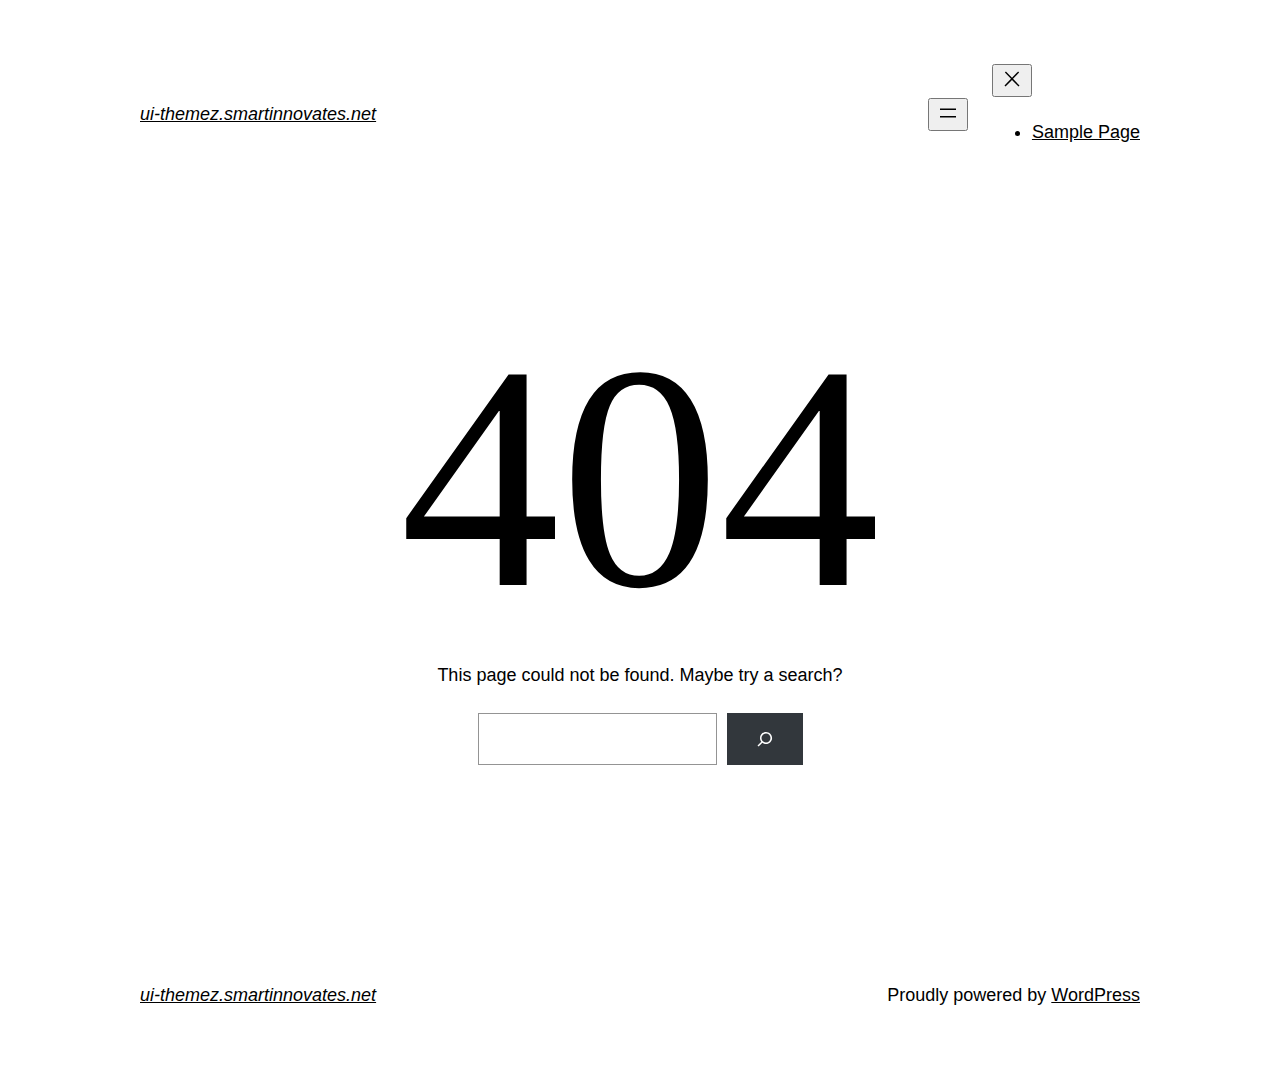
<file: blogs-2.html>
<!DOCTYPE html>
<html lang="en-US">
<head>
	<meta charset="UTF-8" />
	<meta name="viewport" content="width=device-width, initial-scale=1" />
<meta name='robots' content='max-image-preview:large' />
<title>Page not found &#8211; ui-themez.smartinnovates.net</title>
<link rel="alternate" type="application/rss+xml" title="ui-themez.smartinnovates.net &raquo; Feed" href="https://ui-themez.smartinnovates.net/index.php/feed/" />
<link rel="alternate" type="application/rss+xml" title="ui-themez.smartinnovates.net &raquo; Comments Feed" href="https://ui-themez.smartinnovates.net/index.php/comments/feed/" />
<script>
window._wpemojiSettings = {"baseUrl":"https:\/\/s.w.org\/images\/core\/emoji\/14.0.0\/72x72\/","ext":".png","svgUrl":"https:\/\/s.w.org\/images\/core\/emoji\/14.0.0\/svg\/","svgExt":".svg","source":{"concatemoji":"https:\/\/ui-themez.smartinnovates.net\/wp-includes\/js\/wp-emoji-release.min.js?ver=6.4"}};
/*! This file is auto-generated */
!function(i,n){var o,s,e;function c(e){try{var t={supportTests:e,timestamp:(new Date).valueOf()};sessionStorage.setItem(o,JSON.stringify(t))}catch(e){}}function p(e,t,n){e.clearRect(0,0,e.canvas.width,e.canvas.height),e.fillText(t,0,0);var t=new Uint32Array(e.getImageData(0,0,e.canvas.width,e.canvas.height).data),r=(e.clearRect(0,0,e.canvas.width,e.canvas.height),e.fillText(n,0,0),new Uint32Array(e.getImageData(0,0,e.canvas.width,e.canvas.height).data));return t.every(function(e,t){return e===r[t]})}function u(e,t,n){switch(t){case"flag":return n(e,"\ud83c\udff3\ufe0f\u200d\u26a7\ufe0f","\ud83c\udff3\ufe0f\u200b\u26a7\ufe0f")?!1:!n(e,"\ud83c\uddfa\ud83c\uddf3","\ud83c\uddfa\u200b\ud83c\uddf3")&&!n(e,"\ud83c\udff4\udb40\udc67\udb40\udc62\udb40\udc65\udb40\udc6e\udb40\udc67\udb40\udc7f","\ud83c\udff4\u200b\udb40\udc67\u200b\udb40\udc62\u200b\udb40\udc65\u200b\udb40\udc6e\u200b\udb40\udc67\u200b\udb40\udc7f");case"emoji":return!n(e,"\ud83e\udef1\ud83c\udffb\u200d\ud83e\udef2\ud83c\udfff","\ud83e\udef1\ud83c\udffb\u200b\ud83e\udef2\ud83c\udfff")}return!1}function f(e,t,n){var r="undefined"!=typeof WorkerGlobalScope&&self instanceof WorkerGlobalScope?new OffscreenCanvas(300,150):i.createElement("canvas"),a=r.getContext("2d",{willReadFrequently:!0}),o=(a.textBaseline="top",a.font="600 32px Arial",{});return e.forEach(function(e){o[e]=t(a,e,n)}),o}function t(e){var t=i.createElement("script");t.src=e,t.defer=!0,i.head.appendChild(t)}"undefined"!=typeof Promise&&(o="wpEmojiSettingsSupports",s=["flag","emoji"],n.supports={everything:!0,everythingExceptFlag:!0},e=new Promise(function(e){i.addEventListener("DOMContentLoaded",e,{once:!0})}),new Promise(function(t){var n=function(){try{var e=JSON.parse(sessionStorage.getItem(o));if("object"==typeof e&&"number"==typeof e.timestamp&&(new Date).valueOf()<e.timestamp+604800&&"object"==typeof e.supportTests)return e.supportTests}catch(e){}return null}();if(!n){if("undefined"!=typeof Worker&&"undefined"!=typeof OffscreenCanvas&&"undefined"!=typeof URL&&URL.createObjectURL&&"undefined"!=typeof Blob)try{var e="postMessage("+f.toString()+"("+[JSON.stringify(s),u.toString(),p.toString()].join(",")+"));",r=new Blob([e],{type:"text/javascript"}),a=new Worker(URL.createObjectURL(r),{name:"wpTestEmojiSupports"});return void(a.onmessage=function(e){c(n=e.data),a.terminate(),t(n)})}catch(e){}c(n=f(s,u,p))}t(n)}).then(function(e){for(var t in e)n.supports[t]=e[t],n.supports.everything=n.supports.everything&&n.supports[t],"flag"!==t&&(n.supports.everythingExceptFlag=n.supports.everythingExceptFlag&&n.supports[t]);n.supports.everythingExceptFlag=n.supports.everythingExceptFlag&&!n.supports.flag,n.DOMReady=!1,n.readyCallback=function(){n.DOMReady=!0}}).then(function(){return e}).then(function(){var e;n.supports.everything||(n.readyCallback(),(e=n.source||{}).concatemoji?t(e.concatemoji):e.wpemoji&&e.twemoji&&(t(e.twemoji),t(e.wpemoji)))}))}((window,document),window._wpemojiSettings);
</script>
<style id='wp-block-site-logo-inline-css'>
.wp-block-site-logo{box-sizing:border-box;line-height:0}.wp-block-site-logo a{display:inline-block;line-height:0}.wp-block-site-logo.is-default-size img{height:auto;width:120px}.wp-block-site-logo img{height:auto;max-width:100%}.wp-block-site-logo a,.wp-block-site-logo img{border-radius:inherit}.wp-block-site-logo.aligncenter{margin-left:auto;margin-right:auto;text-align:center}.wp-block-site-logo.is-style-rounded{border-radius:9999px}
</style>
<style id='wp-block-site-title-inline-css'>
.wp-block-site-title a{color:inherit}
.wp-block-site-title{font-family: var(--wp--preset--font-family--system-font);font-size: var(--wp--preset--font-size--medium);font-style: italic;font-weight: normal;line-height: var(--wp--custom--typography--line-height--normal);}
</style>
<style id='wp-block-group-inline-css'>
.wp-block-group{box-sizing:border-box}
</style>
<style id='wp-block-group-theme-inline-css'>
:where(.wp-block-group.has-background){padding:1.25em 2.375em}
</style>
<style id='wp-block-page-list-inline-css'>
.wp-block-navigation .wp-block-page-list{align-items:var(--navigation-layout-align,initial);background-color:inherit;display:flex;flex-direction:var(--navigation-layout-direction,initial);flex-wrap:var(--navigation-layout-wrap,wrap);justify-content:var(--navigation-layout-justify,initial)}.wp-block-navigation .wp-block-navigation-item{background-color:inherit}
</style>
<link rel='stylesheet' id='wp-block-navigation-css' href='https://ui-themez.smartinnovates.net/wp-includes/blocks/navigation/style.min.css?ver=6.4' media='all' />
<style id='wp-block-navigation-inline-css'>
.wp-block-navigation a:where(:not(.wp-element-button)){color: inherit;}
</style>
<style id='wp-block-template-part-theme-inline-css'>
.wp-block-template-part.has-background{margin-bottom:0;margin-top:0;padding:1.25em 2.375em}
</style>
<style id='wp-block-heading-inline-css'>
h1.has-background,h2.has-background,h3.has-background,h4.has-background,h5.has-background,h6.has-background{padding:1.25em 2.375em}h1.has-text-align-left[style*=writing-mode]:where([style*=vertical-lr]),h1.has-text-align-right[style*=writing-mode]:where([style*=vertical-rl]),h2.has-text-align-left[style*=writing-mode]:where([style*=vertical-lr]),h2.has-text-align-right[style*=writing-mode]:where([style*=vertical-rl]),h3.has-text-align-left[style*=writing-mode]:where([style*=vertical-lr]),h3.has-text-align-right[style*=writing-mode]:where([style*=vertical-rl]),h4.has-text-align-left[style*=writing-mode]:where([style*=vertical-lr]),h4.has-text-align-right[style*=writing-mode]:where([style*=vertical-rl]),h5.has-text-align-left[style*=writing-mode]:where([style*=vertical-lr]),h5.has-text-align-right[style*=writing-mode]:where([style*=vertical-rl]),h6.has-text-align-left[style*=writing-mode]:where([style*=vertical-lr]),h6.has-text-align-right[style*=writing-mode]:where([style*=vertical-rl]){rotate:180deg}
</style>
<style id='wp-block-paragraph-inline-css'>
.is-small-text{font-size:.875em}.is-regular-text{font-size:1em}.is-large-text{font-size:2.25em}.is-larger-text{font-size:3em}.has-drop-cap:not(:focus):first-letter{float:left;font-size:8.4em;font-style:normal;font-weight:100;line-height:.68;margin:.05em .1em 0 0;text-transform:uppercase}body.rtl .has-drop-cap:not(:focus):first-letter{float:none;margin-left:.1em}p.has-drop-cap.has-background{overflow:hidden}p.has-background{padding:1.25em 2.375em}:where(p.has-text-color:not(.has-link-color)) a{color:inherit}p.has-text-align-left[style*="writing-mode:vertical-lr"],p.has-text-align-right[style*="writing-mode:vertical-rl"]{rotate:180deg}
</style>
<style id='wp-block-search-inline-css'>
.wp-block-search__button{margin-left:10px;word-break:normal}.wp-block-search__button.has-icon{line-height:0}.wp-block-search__button svg{fill:currentColor;min-height:24px;min-width:24px;vertical-align:text-bottom}:where(.wp-block-search__button){border:1px solid #ccc;padding:6px 10px}.wp-block-search__inside-wrapper{display:flex;flex:auto;flex-wrap:nowrap;max-width:100%}.wp-block-search__label{width:100%}.wp-block-search__input{-webkit-appearance:initial;appearance:none;border:1px solid #949494;flex-grow:1;margin-left:0;margin-right:0;min-width:3rem;padding:8px;text-decoration:unset!important}.wp-block-search.wp-block-search__button-only .wp-block-search__button{flex-shrink:0;margin-left:0;max-width:calc(100% - 100px)}:where(.wp-block-search__button-inside .wp-block-search__inside-wrapper){border:1px solid #949494;box-sizing:border-box;padding:4px}:where(.wp-block-search__button-inside .wp-block-search__inside-wrapper) .wp-block-search__input{border:none;border-radius:0;padding:0 4px}:where(.wp-block-search__button-inside .wp-block-search__inside-wrapper) .wp-block-search__input:focus{outline:none}:where(.wp-block-search__button-inside .wp-block-search__inside-wrapper) :where(.wp-block-search__button){padding:4px 8px}.wp-block-search.aligncenter .wp-block-search__inside-wrapper{margin:auto}.wp-block-search__button-behavior-expand .wp-block-search__inside-wrapper{min-width:0!important;transition-property:width}.wp-block-search__button-behavior-expand .wp-block-search__input{flex-basis:100%;transition-duration:.3s}.wp-block-search__button-behavior-expand.wp-block-search__searchfield-hidden,.wp-block-search__button-behavior-expand.wp-block-search__searchfield-hidden .wp-block-search__inside-wrapper{overflow:hidden}.wp-block-search__button-behavior-expand.wp-block-search__searchfield-hidden .wp-block-search__input{border-left-width:0!important;border-right-width:0!important;flex-basis:0;flex-grow:0;margin:0;min-width:0!important;padding-left:0!important;padding-right:0!important;width:0!important}.wp-block[data-align=right] .wp-block-search__button-behavior-expand .wp-block-search__inside-wrapper{float:right}
</style>
<style id='wp-block-search-theme-inline-css'>
.wp-block-search .wp-block-search__label{font-weight:700}.wp-block-search__button{border:1px solid #ccc;padding:.375em .625em}
</style>
<style id='wp-emoji-styles-inline-css'>

	img.wp-smiley, img.emoji {
		display: inline !important;
		border: none !important;
		box-shadow: none !important;
		height: 1em !important;
		width: 1em !important;
		margin: 0 0.07em !important;
		vertical-align: -0.1em !important;
		background: none !important;
		padding: 0 !important;
	}
</style>
<style id='wp-block-library-inline-css'>
:root{--wp-admin-theme-color:#007cba;--wp-admin-theme-color--rgb:0,124,186;--wp-admin-theme-color-darker-10:#006ba1;--wp-admin-theme-color-darker-10--rgb:0,107,161;--wp-admin-theme-color-darker-20:#005a87;--wp-admin-theme-color-darker-20--rgb:0,90,135;--wp-admin-border-width-focus:2px;--wp-block-synced-color:#7a00df;--wp-block-synced-color--rgb:122,0,223}@media (min-resolution:192dpi){:root{--wp-admin-border-width-focus:1.5px}}.wp-element-button{cursor:pointer}:root{--wp--preset--font-size--normal:16px;--wp--preset--font-size--huge:42px}:root .has-very-light-gray-background-color{background-color:#eee}:root .has-very-dark-gray-background-color{background-color:#313131}:root .has-very-light-gray-color{color:#eee}:root .has-very-dark-gray-color{color:#313131}:root .has-vivid-green-cyan-to-vivid-cyan-blue-gradient-background{background:linear-gradient(135deg,#00d084,#0693e3)}:root .has-purple-crush-gradient-background{background:linear-gradient(135deg,#34e2e4,#4721fb 50%,#ab1dfe)}:root .has-hazy-dawn-gradient-background{background:linear-gradient(135deg,#faaca8,#dad0ec)}:root .has-subdued-olive-gradient-background{background:linear-gradient(135deg,#fafae1,#67a671)}:root .has-atomic-cream-gradient-background{background:linear-gradient(135deg,#fdd79a,#004a59)}:root .has-nightshade-gradient-background{background:linear-gradient(135deg,#330968,#31cdcf)}:root .has-midnight-gradient-background{background:linear-gradient(135deg,#020381,#2874fc)}.has-regular-font-size{font-size:1em}.has-larger-font-size{font-size:2.625em}.has-normal-font-size{font-size:var(--wp--preset--font-size--normal)}.has-huge-font-size{font-size:var(--wp--preset--font-size--huge)}.has-text-align-center{text-align:center}.has-text-align-left{text-align:left}.has-text-align-right{text-align:right}#end-resizable-editor-section{display:none}.aligncenter{clear:both}.items-justified-left{justify-content:flex-start}.items-justified-center{justify-content:center}.items-justified-right{justify-content:flex-end}.items-justified-space-between{justify-content:space-between}.screen-reader-text{clip:rect(1px,1px,1px,1px);word-wrap:normal!important;border:0;-webkit-clip-path:inset(50%);clip-path:inset(50%);height:1px;margin:-1px;overflow:hidden;padding:0;position:absolute;width:1px}.screen-reader-text:focus{clip:auto!important;background-color:#ddd;-webkit-clip-path:none;clip-path:none;color:#444;display:block;font-size:1em;height:auto;left:5px;line-height:normal;padding:15px 23px 14px;text-decoration:none;top:5px;width:auto;z-index:100000}html :where(.has-border-color){border-style:solid}html :where([style*=border-top-color]){border-top-style:solid}html :where([style*=border-right-color]){border-right-style:solid}html :where([style*=border-bottom-color]){border-bottom-style:solid}html :where([style*=border-left-color]){border-left-style:solid}html :where([style*=border-width]){border-style:solid}html :where([style*=border-top-width]){border-top-style:solid}html :where([style*=border-right-width]){border-right-style:solid}html :where([style*=border-bottom-width]){border-bottom-style:solid}html :where([style*=border-left-width]){border-left-style:solid}html :where(img[class*=wp-image-]){height:auto;max-width:100%}:where(figure){margin:0 0 1em}html :where(.is-position-sticky){--wp-admin--admin-bar--position-offset:var(--wp-admin--admin-bar--height,0px)}@media screen and (max-width:600px){html :where(.is-position-sticky){--wp-admin--admin-bar--position-offset:0px}}
</style>
<style id='global-styles-inline-css'>
body{--wp--preset--color--black: #000000;--wp--preset--color--cyan-bluish-gray: #abb8c3;--wp--preset--color--white: #ffffff;--wp--preset--color--pale-pink: #f78da7;--wp--preset--color--vivid-red: #cf2e2e;--wp--preset--color--luminous-vivid-orange: #ff6900;--wp--preset--color--luminous-vivid-amber: #fcb900;--wp--preset--color--light-green-cyan: #7bdcb5;--wp--preset--color--vivid-green-cyan: #00d084;--wp--preset--color--pale-cyan-blue: #8ed1fc;--wp--preset--color--vivid-cyan-blue: #0693e3;--wp--preset--color--vivid-purple: #9b51e0;--wp--preset--color--foreground: #000000;--wp--preset--color--background: #ffffff;--wp--preset--color--primary: #1a4548;--wp--preset--color--secondary: #ffe2c7;--wp--preset--color--tertiary: #F6F6F6;--wp--preset--gradient--vivid-cyan-blue-to-vivid-purple: linear-gradient(135deg,rgba(6,147,227,1) 0%,rgb(155,81,224) 100%);--wp--preset--gradient--light-green-cyan-to-vivid-green-cyan: linear-gradient(135deg,rgb(122,220,180) 0%,rgb(0,208,130) 100%);--wp--preset--gradient--luminous-vivid-amber-to-luminous-vivid-orange: linear-gradient(135deg,rgba(252,185,0,1) 0%,rgba(255,105,0,1) 100%);--wp--preset--gradient--luminous-vivid-orange-to-vivid-red: linear-gradient(135deg,rgba(255,105,0,1) 0%,rgb(207,46,46) 100%);--wp--preset--gradient--very-light-gray-to-cyan-bluish-gray: linear-gradient(135deg,rgb(238,238,238) 0%,rgb(169,184,195) 100%);--wp--preset--gradient--cool-to-warm-spectrum: linear-gradient(135deg,rgb(74,234,220) 0%,rgb(151,120,209) 20%,rgb(207,42,186) 40%,rgb(238,44,130) 60%,rgb(251,105,98) 80%,rgb(254,248,76) 100%);--wp--preset--gradient--blush-light-purple: linear-gradient(135deg,rgb(255,206,236) 0%,rgb(152,150,240) 100%);--wp--preset--gradient--blush-bordeaux: linear-gradient(135deg,rgb(254,205,165) 0%,rgb(254,45,45) 50%,rgb(107,0,62) 100%);--wp--preset--gradient--luminous-dusk: linear-gradient(135deg,rgb(255,203,112) 0%,rgb(199,81,192) 50%,rgb(65,88,208) 100%);--wp--preset--gradient--pale-ocean: linear-gradient(135deg,rgb(255,245,203) 0%,rgb(182,227,212) 50%,rgb(51,167,181) 100%);--wp--preset--gradient--electric-grass: linear-gradient(135deg,rgb(202,248,128) 0%,rgb(113,206,126) 100%);--wp--preset--gradient--midnight: linear-gradient(135deg,rgb(2,3,129) 0%,rgb(40,116,252) 100%);--wp--preset--gradient--vertical-secondary-to-tertiary: linear-gradient(to bottom,var(--wp--preset--color--secondary) 0%,var(--wp--preset--color--tertiary) 100%);--wp--preset--gradient--vertical-secondary-to-background: linear-gradient(to bottom,var(--wp--preset--color--secondary) 0%,var(--wp--preset--color--background) 100%);--wp--preset--gradient--vertical-tertiary-to-background: linear-gradient(to bottom,var(--wp--preset--color--tertiary) 0%,var(--wp--preset--color--background) 100%);--wp--preset--gradient--diagonal-primary-to-foreground: linear-gradient(to bottom right,var(--wp--preset--color--primary) 0%,var(--wp--preset--color--foreground) 100%);--wp--preset--gradient--diagonal-secondary-to-background: linear-gradient(to bottom right,var(--wp--preset--color--secondary) 50%,var(--wp--preset--color--background) 50%);--wp--preset--gradient--diagonal-background-to-secondary: linear-gradient(to bottom right,var(--wp--preset--color--background) 50%,var(--wp--preset--color--secondary) 50%);--wp--preset--gradient--diagonal-tertiary-to-background: linear-gradient(to bottom right,var(--wp--preset--color--tertiary) 50%,var(--wp--preset--color--background) 50%);--wp--preset--gradient--diagonal-background-to-tertiary: linear-gradient(to bottom right,var(--wp--preset--color--background) 50%,var(--wp--preset--color--tertiary) 50%);--wp--preset--font-size--small: 1rem;--wp--preset--font-size--medium: 1.125rem;--wp--preset--font-size--large: 1.75rem;--wp--preset--font-size--x-large: clamp(1.75rem, 3vw, 2.25rem);--wp--preset--font-family--system-font: -apple-system,BlinkMacSystemFont,"Segoe UI",Roboto,Oxygen-Sans,Ubuntu,Cantarell,"Helvetica Neue",sans-serif;--wp--preset--font-family--source-serif-pro: "Source Serif Pro", serif;--wp--preset--spacing--20: 0.44rem;--wp--preset--spacing--30: 0.67rem;--wp--preset--spacing--40: 1rem;--wp--preset--spacing--50: 1.5rem;--wp--preset--spacing--60: 2.25rem;--wp--preset--spacing--70: 3.38rem;--wp--preset--spacing--80: 5.06rem;--wp--preset--shadow--natural: 6px 6px 9px rgba(0, 0, 0, 0.2);--wp--preset--shadow--deep: 12px 12px 50px rgba(0, 0, 0, 0.4);--wp--preset--shadow--sharp: 6px 6px 0px rgba(0, 0, 0, 0.2);--wp--preset--shadow--outlined: 6px 6px 0px -3px rgba(255, 255, 255, 1), 6px 6px rgba(0, 0, 0, 1);--wp--preset--shadow--crisp: 6px 6px 0px rgba(0, 0, 0, 1);--wp--custom--spacing--small: max(1.25rem, 5vw);--wp--custom--spacing--medium: clamp(2rem, 8vw, calc(4 * var(--wp--style--block-gap)));--wp--custom--spacing--large: clamp(4rem, 10vw, 8rem);--wp--custom--spacing--outer: var(--wp--custom--spacing--small, 1.25rem);--wp--custom--typography--font-size--huge: clamp(2.25rem, 4vw, 2.75rem);--wp--custom--typography--font-size--gigantic: clamp(2.75rem, 6vw, 3.25rem);--wp--custom--typography--font-size--colossal: clamp(3.25rem, 8vw, 6.25rem);--wp--custom--typography--line-height--tiny: 1.15;--wp--custom--typography--line-height--small: 1.2;--wp--custom--typography--line-height--medium: 1.4;--wp--custom--typography--line-height--normal: 1.6;}body { margin: 0;--wp--style--global--content-size: 650px;--wp--style--global--wide-size: 1000px; }.wp-site-blocks > .alignleft { float: left; margin-right: 2em; }.wp-site-blocks > .alignright { float: right; margin-left: 2em; }.wp-site-blocks > .aligncenter { justify-content: center; margin-left: auto; margin-right: auto; }:where(.wp-site-blocks) > * { margin-block-start: 1.5rem; margin-block-end: 0; }:where(.wp-site-blocks) > :first-child:first-child { margin-block-start: 0; }:where(.wp-site-blocks) > :last-child:last-child { margin-block-end: 0; }body { --wp--style--block-gap: 1.5rem; }:where(body .is-layout-flow)  > :first-child:first-child{margin-block-start: 0;}:where(body .is-layout-flow)  > :last-child:last-child{margin-block-end: 0;}:where(body .is-layout-flow)  > *{margin-block-start: 1.5rem;margin-block-end: 0;}:where(body .is-layout-constrained)  > :first-child:first-child{margin-block-start: 0;}:where(body .is-layout-constrained)  > :last-child:last-child{margin-block-end: 0;}:where(body .is-layout-constrained)  > *{margin-block-start: 1.5rem;margin-block-end: 0;}:where(body .is-layout-flex) {gap: 1.5rem;}:where(body .is-layout-grid) {gap: 1.5rem;}body .is-layout-flow > .alignleft{float: left;margin-inline-start: 0;margin-inline-end: 2em;}body .is-layout-flow > .alignright{float: right;margin-inline-start: 2em;margin-inline-end: 0;}body .is-layout-flow > .aligncenter{margin-left: auto !important;margin-right: auto !important;}body .is-layout-constrained > .alignleft{float: left;margin-inline-start: 0;margin-inline-end: 2em;}body .is-layout-constrained > .alignright{float: right;margin-inline-start: 2em;margin-inline-end: 0;}body .is-layout-constrained > .aligncenter{margin-left: auto !important;margin-right: auto !important;}body .is-layout-constrained > :where(:not(.alignleft):not(.alignright):not(.alignfull)){max-width: var(--wp--style--global--content-size);margin-left: auto !important;margin-right: auto !important;}body .is-layout-constrained > .alignwide{max-width: var(--wp--style--global--wide-size);}body .is-layout-flex{display: flex;}body .is-layout-flex{flex-wrap: wrap;align-items: center;}body .is-layout-flex > *{margin: 0;}body .is-layout-grid{display: grid;}body .is-layout-grid > *{margin: 0;}body{background-color: var(--wp--preset--color--background);color: var(--wp--preset--color--foreground);font-family: var(--wp--preset--font-family--system-font);font-size: var(--wp--preset--font-size--medium);line-height: var(--wp--custom--typography--line-height--normal);padding-top: 0px;padding-right: 0px;padding-bottom: 0px;padding-left: 0px;}a:where(:not(.wp-element-button)){color: var(--wp--preset--color--foreground);text-decoration: underline;}h1{font-family: var(--wp--preset--font-family--source-serif-pro);font-size: var(--wp--custom--typography--font-size--colossal);font-weight: 300;line-height: var(--wp--custom--typography--line-height--tiny);}h2{font-family: var(--wp--preset--font-family--source-serif-pro);font-size: var(--wp--custom--typography--font-size--gigantic);font-weight: 300;line-height: var(--wp--custom--typography--line-height--small);}h3{font-family: var(--wp--preset--font-family--source-serif-pro);font-size: var(--wp--custom--typography--font-size--huge);font-weight: 300;line-height: var(--wp--custom--typography--line-height--tiny);}h4{font-family: var(--wp--preset--font-family--source-serif-pro);font-size: var(--wp--preset--font-size--x-large);font-weight: 300;line-height: var(--wp--custom--typography--line-height--tiny);}h5{font-family: var(--wp--preset--font-family--system-font);font-size: var(--wp--preset--font-size--medium);font-weight: 700;line-height: var(--wp--custom--typography--line-height--normal);text-transform: uppercase;}h6{font-family: var(--wp--preset--font-family--system-font);font-size: var(--wp--preset--font-size--medium);font-weight: 400;line-height: var(--wp--custom--typography--line-height--normal);text-transform: uppercase;}.wp-element-button, .wp-block-button__link{background-color: #32373c;border-width: 0;color: #fff;font-family: inherit;font-size: inherit;line-height: inherit;padding: calc(0.667em + 2px) calc(1.333em + 2px);text-decoration: none;}.has-black-color{color: var(--wp--preset--color--black) !important;}.has-cyan-bluish-gray-color{color: var(--wp--preset--color--cyan-bluish-gray) !important;}.has-white-color{color: var(--wp--preset--color--white) !important;}.has-pale-pink-color{color: var(--wp--preset--color--pale-pink) !important;}.has-vivid-red-color{color: var(--wp--preset--color--vivid-red) !important;}.has-luminous-vivid-orange-color{color: var(--wp--preset--color--luminous-vivid-orange) !important;}.has-luminous-vivid-amber-color{color: var(--wp--preset--color--luminous-vivid-amber) !important;}.has-light-green-cyan-color{color: var(--wp--preset--color--light-green-cyan) !important;}.has-vivid-green-cyan-color{color: var(--wp--preset--color--vivid-green-cyan) !important;}.has-pale-cyan-blue-color{color: var(--wp--preset--color--pale-cyan-blue) !important;}.has-vivid-cyan-blue-color{color: var(--wp--preset--color--vivid-cyan-blue) !important;}.has-vivid-purple-color{color: var(--wp--preset--color--vivid-purple) !important;}.has-foreground-color{color: var(--wp--preset--color--foreground) !important;}.has-background-color{color: var(--wp--preset--color--background) !important;}.has-primary-color{color: var(--wp--preset--color--primary) !important;}.has-secondary-color{color: var(--wp--preset--color--secondary) !important;}.has-tertiary-color{color: var(--wp--preset--color--tertiary) !important;}.has-black-background-color{background-color: var(--wp--preset--color--black) !important;}.has-cyan-bluish-gray-background-color{background-color: var(--wp--preset--color--cyan-bluish-gray) !important;}.has-white-background-color{background-color: var(--wp--preset--color--white) !important;}.has-pale-pink-background-color{background-color: var(--wp--preset--color--pale-pink) !important;}.has-vivid-red-background-color{background-color: var(--wp--preset--color--vivid-red) !important;}.has-luminous-vivid-orange-background-color{background-color: var(--wp--preset--color--luminous-vivid-orange) !important;}.has-luminous-vivid-amber-background-color{background-color: var(--wp--preset--color--luminous-vivid-amber) !important;}.has-light-green-cyan-background-color{background-color: var(--wp--preset--color--light-green-cyan) !important;}.has-vivid-green-cyan-background-color{background-color: var(--wp--preset--color--vivid-green-cyan) !important;}.has-pale-cyan-blue-background-color{background-color: var(--wp--preset--color--pale-cyan-blue) !important;}.has-vivid-cyan-blue-background-color{background-color: var(--wp--preset--color--vivid-cyan-blue) !important;}.has-vivid-purple-background-color{background-color: var(--wp--preset--color--vivid-purple) !important;}.has-foreground-background-color{background-color: var(--wp--preset--color--foreground) !important;}.has-background-background-color{background-color: var(--wp--preset--color--background) !important;}.has-primary-background-color{background-color: var(--wp--preset--color--primary) !important;}.has-secondary-background-color{background-color: var(--wp--preset--color--secondary) !important;}.has-tertiary-background-color{background-color: var(--wp--preset--color--tertiary) !important;}.has-black-border-color{border-color: var(--wp--preset--color--black) !important;}.has-cyan-bluish-gray-border-color{border-color: var(--wp--preset--color--cyan-bluish-gray) !important;}.has-white-border-color{border-color: var(--wp--preset--color--white) !important;}.has-pale-pink-border-color{border-color: var(--wp--preset--color--pale-pink) !important;}.has-vivid-red-border-color{border-color: var(--wp--preset--color--vivid-red) !important;}.has-luminous-vivid-orange-border-color{border-color: var(--wp--preset--color--luminous-vivid-orange) !important;}.has-luminous-vivid-amber-border-color{border-color: var(--wp--preset--color--luminous-vivid-amber) !important;}.has-light-green-cyan-border-color{border-color: var(--wp--preset--color--light-green-cyan) !important;}.has-vivid-green-cyan-border-color{border-color: var(--wp--preset--color--vivid-green-cyan) !important;}.has-pale-cyan-blue-border-color{border-color: var(--wp--preset--color--pale-cyan-blue) !important;}.has-vivid-cyan-blue-border-color{border-color: var(--wp--preset--color--vivid-cyan-blue) !important;}.has-vivid-purple-border-color{border-color: var(--wp--preset--color--vivid-purple) !important;}.has-foreground-border-color{border-color: var(--wp--preset--color--foreground) !important;}.has-background-border-color{border-color: var(--wp--preset--color--background) !important;}.has-primary-border-color{border-color: var(--wp--preset--color--primary) !important;}.has-secondary-border-color{border-color: var(--wp--preset--color--secondary) !important;}.has-tertiary-border-color{border-color: var(--wp--preset--color--tertiary) !important;}.has-vivid-cyan-blue-to-vivid-purple-gradient-background{background: var(--wp--preset--gradient--vivid-cyan-blue-to-vivid-purple) !important;}.has-light-green-cyan-to-vivid-green-cyan-gradient-background{background: var(--wp--preset--gradient--light-green-cyan-to-vivid-green-cyan) !important;}.has-luminous-vivid-amber-to-luminous-vivid-orange-gradient-background{background: var(--wp--preset--gradient--luminous-vivid-amber-to-luminous-vivid-orange) !important;}.has-luminous-vivid-orange-to-vivid-red-gradient-background{background: var(--wp--preset--gradient--luminous-vivid-orange-to-vivid-red) !important;}.has-very-light-gray-to-cyan-bluish-gray-gradient-background{background: var(--wp--preset--gradient--very-light-gray-to-cyan-bluish-gray) !important;}.has-cool-to-warm-spectrum-gradient-background{background: var(--wp--preset--gradient--cool-to-warm-spectrum) !important;}.has-blush-light-purple-gradient-background{background: var(--wp--preset--gradient--blush-light-purple) !important;}.has-blush-bordeaux-gradient-background{background: var(--wp--preset--gradient--blush-bordeaux) !important;}.has-luminous-dusk-gradient-background{background: var(--wp--preset--gradient--luminous-dusk) !important;}.has-pale-ocean-gradient-background{background: var(--wp--preset--gradient--pale-ocean) !important;}.has-electric-grass-gradient-background{background: var(--wp--preset--gradient--electric-grass) !important;}.has-midnight-gradient-background{background: var(--wp--preset--gradient--midnight) !important;}.has-vertical-secondary-to-tertiary-gradient-background{background: var(--wp--preset--gradient--vertical-secondary-to-tertiary) !important;}.has-vertical-secondary-to-background-gradient-background{background: var(--wp--preset--gradient--vertical-secondary-to-background) !important;}.has-vertical-tertiary-to-background-gradient-background{background: var(--wp--preset--gradient--vertical-tertiary-to-background) !important;}.has-diagonal-primary-to-foreground-gradient-background{background: var(--wp--preset--gradient--diagonal-primary-to-foreground) !important;}.has-diagonal-secondary-to-background-gradient-background{background: var(--wp--preset--gradient--diagonal-secondary-to-background) !important;}.has-diagonal-background-to-secondary-gradient-background{background: var(--wp--preset--gradient--diagonal-background-to-secondary) !important;}.has-diagonal-tertiary-to-background-gradient-background{background: var(--wp--preset--gradient--diagonal-tertiary-to-background) !important;}.has-diagonal-background-to-tertiary-gradient-background{background: var(--wp--preset--gradient--diagonal-background-to-tertiary) !important;}.has-small-font-size{font-size: var(--wp--preset--font-size--small) !important;}.has-medium-font-size{font-size: var(--wp--preset--font-size--medium) !important;}.has-large-font-size{font-size: var(--wp--preset--font-size--large) !important;}.has-x-large-font-size{font-size: var(--wp--preset--font-size--x-large) !important;}.has-system-font-font-family{font-family: var(--wp--preset--font-family--system-font) !important;}.has-source-serif-pro-font-family{font-family: var(--wp--preset--font-family--source-serif-pro) !important;}
</style>
<style id='core-block-supports-inline-css'>
.wp-container-core-navigation-layout-1.wp-container-core-navigation-layout-1{justify-content:flex-end;}.wp-container-core-group-layout-2.wp-container-core-group-layout-2{justify-content:space-between;}.wp-container-core-group-layout-6.wp-container-core-group-layout-6{justify-content:space-between;}
</style>
<style id='wp-block-template-skip-link-inline-css'>

		.skip-link.screen-reader-text {
			border: 0;
			clip: rect(1px,1px,1px,1px);
			clip-path: inset(50%);
			height: 1px;
			margin: -1px;
			overflow: hidden;
			padding: 0;
			position: absolute !important;
			width: 1px;
			word-wrap: normal !important;
		}

		.skip-link.screen-reader-text:focus {
			background-color: #eee;
			clip: auto !important;
			clip-path: none;
			color: #444;
			display: block;
			font-size: 1em;
			height: auto;
			left: 5px;
			line-height: normal;
			padding: 15px 23px 14px;
			text-decoration: none;
			top: 5px;
			width: auto;
			z-index: 100000;
		}
</style>
<link rel='stylesheet' id='twentytwentytwo-style-css' href='https://ui-themez.smartinnovates.net/wp-content/themes/twentytwentytwo/style.css?ver=1.2' media='all' />
<script src="https://ui-themez.smartinnovates.net/wp-includes/js/dist/interactivity.min.js?ver=6.4" id="wp-interactivity-js" defer data-wp-strategy="defer"></script>
<script src="https://ui-themez.smartinnovates.net/wp-includes/blocks/navigation/view.min.js?ver=e3d6f3216904b5b42831" id="wp-block-navigation-view-js" defer data-wp-strategy="defer"></script>
<link rel="https://api.w.org/" href="https://ui-themez.smartinnovates.net/index.php/wp-json/" /><link rel="EditURI" type="application/rsd+xml" title="RSD" href="https://ui-themez.smartinnovates.net/xmlrpc.php?rsd" />
<meta name="generator" content="WordPress 6.4" />
<style id='wp-fonts-local'>
@font-face{font-family:"Source Serif Pro";font-style:normal;font-weight:200 900;font-display:fallback;src:url('https://ui-themez.smartinnovates.net/wp-content/themes/twentytwentytwo/assets/fonts/source-serif-pro/SourceSerif4Variable-Roman.ttf.woff2') format('woff2');font-stretch:normal;}
@font-face{font-family:"Source Serif Pro";font-style:italic;font-weight:200 900;font-display:fallback;src:url('https://ui-themez.smartinnovates.net/wp-content/themes/twentytwentytwo/assets/fonts/source-serif-pro/SourceSerif4Variable-Italic.ttf.woff2') format('woff2');font-stretch:normal;}
</style>
</head>

<body class="error404 wp-embed-responsive">

<div class="wp-site-blocks"><header class="wp-block-template-part">
<div class="wp-block-group is-layout-constrained wp-block-group-is-layout-constrained">
<div class="wp-block-group alignwide is-content-justification-space-between is-layout-flex wp-container-core-group-layout-2 wp-block-group-is-layout-flex" style="padding-top:var(--wp--custom--spacing--small, 1.25rem);padding-bottom:var(--wp--custom--spacing--large, 8rem)">
<div class="wp-block-group is-layout-flex wp-block-group-is-layout-flex">

<h1 class="wp-block-site-title"><a href="https://ui-themez.smartinnovates.net" target="_self" rel="home">ui-themez.smartinnovates.net</a></h1></div>


<nav class="is-responsive items-justified-right wp-block-navigation is-content-justification-right is-layout-flex wp-container-core-navigation-layout-1 wp-block-navigation-is-layout-flex" aria-label="" 
			data-wp-interactive
			data-wp-context='{"core":{"navigation":{"overlayOpenedBy":[],"type":"overlay","roleAttribute":"","ariaLabel":"Menu"}}}'
		><button aria-haspopup="true" aria-label="Open menu" class="wp-block-navigation__responsive-container-open " 
			data-wp-on--click="actions.core.navigation.openMenuOnClick"
			data-wp-on--keydown="actions.core.navigation.handleMenuKeydown"
		><svg width="24" height="24" xmlns="http://www.w3.org/2000/svg" viewBox="0 0 24 24" aria-hidden="true" focusable="false"><rect x="4" y="7.5" width="16" height="1.5" /><rect x="4" y="15" width="16" height="1.5" /></svg></button>
			<div class="wp-block-navigation__responsive-container  " style="" id="modal-1" 
			data-wp-class--has-modal-open="selectors.core.navigation.isMenuOpen"
			data-wp-class--is-menu-open="selectors.core.navigation.isMenuOpen"
			data-wp-effect="effects.core.navigation.initMenu"
			data-wp-on--keydown="actions.core.navigation.handleMenuKeydown"
			data-wp-on--focusout="actions.core.navigation.handleMenuFocusout"
			tabindex="-1"
		>
				<div class="wp-block-navigation__responsive-close" tabindex="-1">
					<div class="wp-block-navigation__responsive-dialog" 
			data-wp-bind--aria-modal="selectors.core.navigation.ariaModal"
			data-wp-bind--aria-label="selectors.core.navigation.ariaLabel"
			data-wp-bind--role="selectors.core.navigation.roleAttribute"
			data-wp-effect="effects.core.navigation.focusFirstElement"
		>
							<button aria-label="Close menu" class="wp-block-navigation__responsive-container-close" 
			data-wp-on--click="actions.core.navigation.closeMenuOnClick"
		><svg xmlns="http://www.w3.org/2000/svg" viewBox="0 0 24 24" width="24" height="24" aria-hidden="true" focusable="false"><path d="M13 11.8l6.1-6.3-1-1-6.1 6.2-6.1-6.2-1 1 6.1 6.3-6.5 6.7 1 1 6.5-6.6 6.5 6.6 1-1z"></path></svg></button>
						<div class="wp-block-navigation__responsive-container-content" id="modal-1-content">
							<ul class="wp-block-page-list"><li class="wp-block-pages-list__item wp-block-navigation-item open-on-hover-click"><a class="wp-block-pages-list__item__link wp-block-navigation-item__content" href="https://ui-themez.smartinnovates.net/index.php/sample-page/">Sample Page</a></li></ul>
						</div>
					</div>
				</div>
			</div></nav></div>
</div>
</header>


<main class="wp-block-group is-layout-flow wp-block-group-is-layout-flow">
<div class="wp-block-group is-layout-constrained wp-block-group-is-layout-constrained">

					<h2 class="has-text-align-center wp-block-heading" style="font-size:clamp(4rem, 40vw, 20rem);font-weight:200;line-height:1">404</h2>
					
					
					<p class="has-text-align-center">This page could not be found. Maybe try a search?</p>
					
					<form role="search" method="get" action="https://ui-themez.smartinnovates.net/" class="wp-block-search__button-outside wp-block-search__icon-button aligncenter wp-block-search"    ><label class="wp-block-search__label screen-reader-text" for="wp-block-search__input-2" >Search</label><div class="wp-block-search__inside-wrapper "  style="width: 50%"><input class="wp-block-search__input" id="wp-block-search__input-2" placeholder="" value="" type="search" name="s" required /><button aria-label="Search" class="wp-block-search__button has-icon wp-element-button" type="submit" ><svg class="search-icon" viewBox="0 0 24 24" width="24" height="24">
					<path d="M13 5c-3.3 0-6 2.7-6 6 0 1.4.5 2.7 1.3 3.7l-3.8 3.8 1.1 1.1 3.8-3.8c1 .8 2.3 1.3 3.7 1.3 3.3 0 6-2.7 6-6S16.3 5 13 5zm0 10.5c-2.5 0-4.5-2-4.5-4.5s2-4.5 4.5-4.5 4.5 2 4.5 4.5-2 4.5-4.5 4.5z"></path>
				</svg></button></div></form>
</div>
</main>


<footer class="wp-block-template-part">
<div class="wp-block-group is-layout-constrained wp-block-group-is-layout-constrained" style="padding-top:var(--wp--custom--spacing--large, 8rem)">

					<div class="wp-block-group alignfull is-layout-constrained wp-block-group-is-layout-constrained">
					<div class="wp-block-group alignwide is-content-justification-space-between is-layout-flex wp-container-core-group-layout-6 wp-block-group-is-layout-flex" style="padding-top:4rem;padding-bottom:4rem"><p class="wp-block-site-title"><a href="https://ui-themez.smartinnovates.net" target="_self" rel="home">ui-themez.smartinnovates.net</a></p>

					
					<p class="has-text-align-right">Proudly powered by <a href="https://wordpress.org" rel="nofollow">WordPress</a></p>
					</div>
					</div>
					
</div>

</footer>
</div>
<script id="wp-block-template-skip-link-js-after">
	( function() {
		var skipLinkTarget = document.querySelector( 'main' ),
			sibling,
			skipLinkTargetID,
			skipLink;

		// Early exit if a skip-link target can't be located.
		if ( ! skipLinkTarget ) {
			return;
		}

		/*
		 * Get the site wrapper.
		 * The skip-link will be injected in the beginning of it.
		 */
		sibling = document.querySelector( '.wp-site-blocks' );

		// Early exit if the root element was not found.
		if ( ! sibling ) {
			return;
		}

		// Get the skip-link target's ID, and generate one if it doesn't exist.
		skipLinkTargetID = skipLinkTarget.id;
		if ( ! skipLinkTargetID ) {
			skipLinkTargetID = 'wp--skip-link--target';
			skipLinkTarget.id = skipLinkTargetID;
		}

		// Create the skip link.
		skipLink = document.createElement( 'a' );
		skipLink.classList.add( 'skip-link', 'screen-reader-text' );
		skipLink.href = '#' + skipLinkTargetID;
		skipLink.innerHTML = 'Skip to content';

		// Inject the skip link.
		sibling.parentElement.insertBefore( skipLink, sibling );
	}() );
	
</script>
</body>
</html>

<!-- plugin=object-cache-pro client=phpredis metric#hits=706 metric#misses=48 metric#hit-ratio=93.6 metric#bytes=127987 metric#prefetches=17 metric#store-reads=46 metric#store-writes=3 metric#store-hits=29 metric#store-misses=39 metric#sql-queries=3 metric#ms-total=452.44 metric#ms-cache=11.77 metric#ms-cache-avg=0.2451 metric#ms-cache-ratio=2.6 sample#redis-hits=7132367 sample#redis-misses=491390 sample#redis-hit-ratio=93.5 sample#redis-ops-per-sec=17 sample#redis-evicted-keys=0 sample#redis-used-memory=201361144 sample#redis-used-memory-rss=128159744 sample#redis-memory-fragmentation-ratio=0.6 sample#redis-connected-clients=1 sample#redis-tracking-clients=0 sample#redis-rejected-connections=0 sample#redis-keys=108 -->
</file>
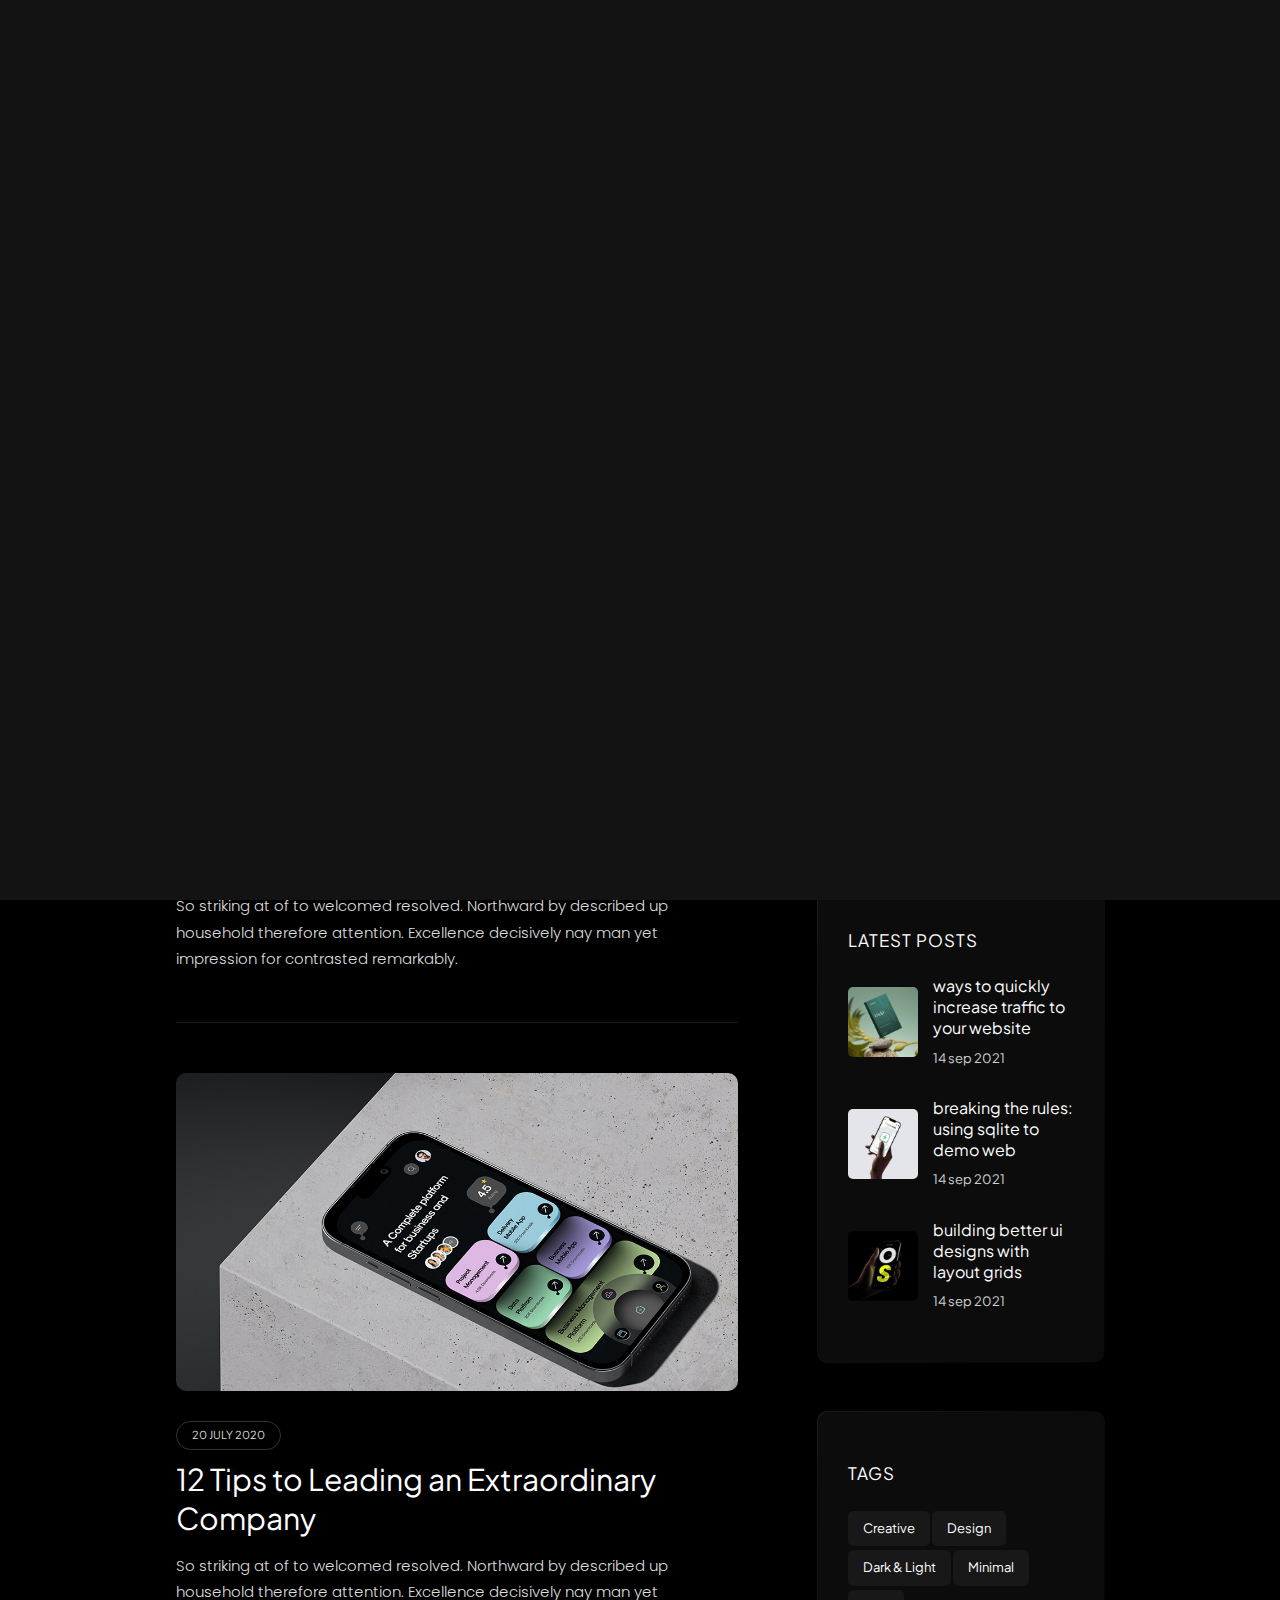
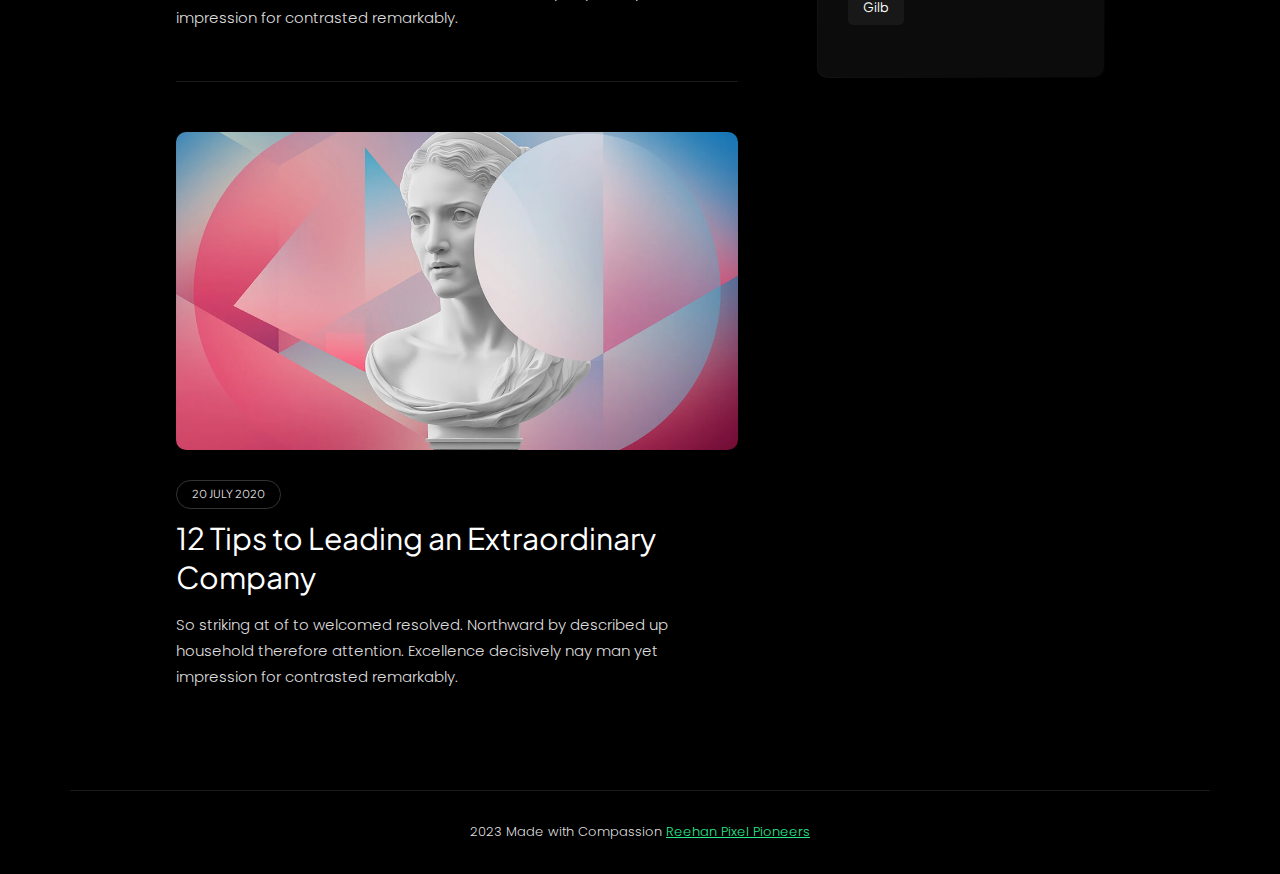
<file: blogs.html>
<!DOCTYPE html>
<html lang="zxx">


<!-- Mirrored from ui-themez.smartinnovates.net/items/Gilb/blogs.html by HTTrack Website Copier/3.x [XR&CO'2014], Wed, 08 Nov 2023 17:54:16 GMT -->

<head>

    <!-- Metas -->
    <meta charset="utf-8">
    <meta http-equiv="X-UA-Compatible" content="IE=edge">
    <meta name="viewport" content="width=device-width, initial-scale=1, maximum-scale=1">
    <meta name="keywords" content="HTML5 Template Gilb Multi-Purpose themeforest">
    <meta name="description" content="Gilb - Multi-Purpose HTML5 Template">
    <meta name="author" content="">

    <!-- Title  -->
    <title>Gilb</title>

    <!-- Favicon -->
    <link rel="shortcut icon" href="assets/imgs/favicon.ico">

    <!-- Google Fonts -->
    <link href="https://fonts.googleapis.com/css?family=Poppins:100,200,300,400,500,600,700,800,900&amp;display=swap" rel="stylesheet">
    <link href="https://fonts.googleapis.com/css2?family=Plus+Jakarta+Sans:wght@200;300;400;500;600;700;800&amp;display=swap" rel="stylesheet">

    <!-- Plugins -->
    <link rel="stylesheet" href="assets/css/plugins.css">

    <!-- Core Style Css -->
    <link rel="stylesheet" href="assets/css/style.css">

</head>

<body>



    <!-- ==================== Start Loading ==================== -->

    <div class="loader-wrap">
        <svg viewBox="0 0 1000 1000" preserveAspectRatio="none">
            <path id="svg" d="M0,1005S175,995,500,995s500,5,500,5V0H0Z"></path>
        </svg>

        <div class="loader-wrap-heading">
            <div class="load-text">
                <span>L</span>
                <span>o</span>
                <span>a</span>
                <span>d</span>
                <span>i</span>
                <span>n</span>
                <span>g</span>
            </div>
        </div>
    </div>

    <!-- ==================== End Loading ==================== -->


    <div class="cursor"></div>


    <!-- ==================== Start progress-scroll-button ==================== -->

    <div class="progress-wrap cursor-pointer">
        <svg class="progress-circle svg-content" width="100%" height="100%" viewBox="-1 -1 102 102">
            <path d="M50,1 a49,49 0 0,1 0,98 a49,49 0 0,1 0,-98" />
        </svg>
    </div>

    <!-- ==================== End progress-scroll-button ==================== -->



    <!-- ==================== Start Navbar ==================== -->

    <nav class="navbar navbar-chang navbar-expand-lg">
        <div class="container position-re">
            <div class="row">
                <div class="col-lg-3 col-6 order1">
                    <!-- Logo -->
                    <a class="logo icon-img-200" href="index.html">
                        <img src="assets/imgs/logo.png" alt="logo">
                    </a>
                    <!-- <div class="bord">
                        <!-- Logo
                        <a class="logo icon-img-200" href="#">
                            <img src="assets/imgs/logo.png" alt="logo">
                        </a>
                    </div> -->
                </div>
                <div class="col-lg-6 order3">
                    <div class="bg">
                        <!-- navbar links -->
                        <div class="full-width">
                            <ul class="navbar-nav">
                                <li class="nav-item">
                                    <a class="nav-link" href="about.html"><span
                                            class="rolling-text">About</span></a>
                                </li>
                                <li class="nav-item">
                                    <a class="nav-link" href="services.html"><span
                                            class="rolling-text">Services</span></a>
                                </li>
                                <!-- <li class="nav-item">
                                    <a class="nav-link" href="portfolio.html"><span
                                            class="rolling-text">Portfolio</span></a>
                                </li> -->
                                <!-- <li class="nav-item">
                                    <a class="nav-link" href="blogs.html"><span
                                            class="rolling-text">Blog</span></a>
                                </li> -->
                                <li class="nav-item">
                                    <a class="nav-link" href="contact.html"><span
                                            class="rolling-text">Contact</span></a>
                                </li>
                            </ul>
                        </div>
                    </div>
                </div>
                <div class="col-lg-3 col-6 order2">
                    <div class="bord d-flex justify-content-end">
                        <ul class="social d-flex rest">
                            <li>
                                <a href="https://www.linkedin.com/in/reehan-pixel-pioneers-4056812a8/"><i class="fab fa-linkedin-in"></i></a>
                            </li>
                            <li>
                                <a href="https://www.instagram.com/reehanpixel/"><i class="fab fa-instagram"></i></a>
                            </li>
                            <li>
                                <a href="https://www.facebook.com/reehanpixel?mibextid=9R9pXO"><i class="fab fa-facebook"></i></a>
                            </li>
                        </ul>
                        <button class="navbar-toggler" type="button">
                            <span class="icon-bar"><i class="fas fa-bars"></i></span>
                        </button>
                    </div>
                </div>
            </div>
        </div>
    </nav>

    <!-- ==================== End Navbar ==================== -->


    <main class="pt-80">


        <!-- ==================== Start Blogs ==================== -->

        <section class="blog section-padding">
            <div class="container with-pad">
                <div class="sec-head mb-80">
                    <div class="row justify-content-center">
                        <div class="col-lg-8 text-center">
                            <div class="d-inline-block">
                                <div class="sub-title-icon d-flex align-items-center">
                                    <span class="icon pe-7s-note"></span>
                                    <h6>My Blogs</h6>
                                </div>
                            </div>
                            <h3>Exploring the <br> World Through Our Blog</h3>
                        </div>
                    </div>
                </div>
                <div class="row lg-marg justify-content-center">
                    <div class="col-lg-7">
                        <div class="md-mb80">
                            <div class="item pb-50 mb-50 bord-thin-bottom">
                                <div class="img">
                                    <img src="assets/imgs/blog/1.jpg" alt="">
                                </div>
                                <div class="cont mt-30">
                                    <span class="date mb-10">20 July 2020</span>
                                    <h4 class="mb-15">
                                        <a href="blog-details.html">12 Tips to Leading an Extraordinary Company</a>
                                    </h4>
                                    <p>So striking at of to welcomed resolved. Northward by described up household therefore attention. Excellence decisively nay man yet impression for contrasted remarkably.
                                    </p>
                                </div>
                            </div>
                            <div class="item pb-50 mb-50 bord-thin-bottom">
                                <div class="img">
                                    <img src="assets/imgs/blog/2.jpg" alt="">
                                </div>
                                <div class="cont mt-30">
                                    <span class="date mb-10">20 July 2020</span>
                                    <h4 class="mb-15">
                                        <a href="blog-details.html">12 Tips to Leading an Extraordinary Company</a>
                                    </h4>
                                    <p>So striking at of to welcomed resolved. Northward by described up household therefore attention. Excellence decisively nay man yet impression for contrasted remarkably.
                                    </p>
                                </div>
                            </div>
                            <div class="item">
                                <div class="img">
                                    <img src="assets/imgs/blog/3.jpg" alt="">
                                </div>
                                <div class="cont mt-30">
                                    <span class="date mb-10">20 July 2020</span>
                                    <h4 class="mb-15">
                                        <a href="blog-details.html">12 Tips to Leading an Extraordinary Company</a>
                                    </h4>
                                    <p>So striking at of to welcomed resolved. Northward by described up household therefore attention. Excellence decisively nay man yet impression for contrasted remarkably.
                                    </p>
                                </div>
                            </div>
                        </div>
                    </div>
                    <div class="col-lg-4">
                        <div class="sidebar">
                            <div class="search-box">
                                <input type="text" name="search-post" placeholder="Search">
                                <span class="icon pe-7s-search"></span>
                            </div>
                            <div class="widget catogry">
                                <h6 class="title-widget">Categories</h6>
                                <ul class="rest">
                                    <li>
                                        <span><a href="blogs.html">Business</a></span>
                                        <span class="ml-auto">33</span>
                                    </li>
                                    <li>
                                        <span><a href="blogs.html">Lifestyle</a></span>
                                        <span class="ml-auto">05</span>
                                    </li>
                                    <li>
                                        <span><a href="blogs.html">Creative</a></span>
                                        <span class="ml-auto">28</span>
                                    </li>
                                    <li>
                                        <span><a href="blogs.html">WordPress</a></span>
                                        <span class="ml-auto">17</span>
                                    </li>
                                    <li>
                                        <span><a href="blogs.html">Design</a></span>
                                        <span class="ml-auto">45</span>
                                    </li>
                                </ul>
                            </div>
                            <div class="widget last-post-thum">
                                <h6 class="title-widget">latest Posts</h6>
                                <div class="item">
                                    <div class="valign">
                                        <div class="img">
                                            <a href="blogs.html"><img src="assets/imgs/blog/t1.jpg" alt=""></a>
                                        </div>
                                    </div>
                                    <div class="cont">
                                        <h6><a href="blogs.html">ways to quickly increase traffic to your
                                                website</a></h6>
                                        <span><a href="blogs.html">14 sep 2021</a></span>
                                    </div>
                                </div>
                                <div class="item">
                                    <div class="valign">
                                        <div class="img">
                                            <a href="blogs.html"><img src="assets/imgs/blog/t2.jpg" alt=""></a>
                                        </div>
                                    </div>
                                    <div class="cont">
                                        <h6><a href="blogs.html">breaking the rules: using sqlite to demo
                                                web</a></h6>
                                        <span><a href="blogs.html">14 sep 2021</a></span>
                                    </div>
                                </div>
                                <div class="item">
                                    <div class="valign">
                                        <div class="img">
                                            <a href="blogs.html"><img src="assets/imgs/blog/t3.jpg" alt=""></a>
                                        </div>
                                    </div>
                                    <div class="cont">
                                        <h6><a href="blogs.html">building better ui designs with layout
                                                grids</a></h6>
                                        <span><a href="blogs-2.html">14 sep 2021</a></span>
                                    </div>
                                </div>
                            </div>
                            <div class="widget tags">
                                <h6 class="title-widget">Tags</h6>
                                <div>
                                    <a href="blogs.html">Creative</a>
                                    <a href="blogs.html">Design</a>
                                    <a href="blogs.html">Dark & Light</a>
                                    <a href="blogs.html">Minimal</a>
                                    <a href="blogs.html">Gilb</a>
                                </div>
                            </div>
                        </div>
                    </div>
                </div>
            </div>
        </section>

        <!-- ==================== End Blogs ==================== -->



    </main>


    <!-- ==================== Start Footer ==================== -->

    <footer>
        <div class="container pb-30 pt-30 bord-thin-top">
            <div class="row">
                <div class="col-12">
                    <div class="text-center">
                        <p class="fz-13">2023 Made with Compassion <span class="underline main-color"><a href="#" target="_blank">Reehan Pixel Pioneers</a></span></p>
                    </div>
                </div>
            </div>
        </div>
    </footer>

    <!-- ==================== End Footer ==================== -->










    <!-- jQuery -->
    <script src="assets/js/jquery-3.6.0.min.js"></script>
    <script src="assets/js/jquery-migrate-3.4.0.min.js"></script>

    <!-- plugins -->
    <script src="assets/js/plugins.js"></script>

    <!-- custom scripts -->
    <script src="assets/js/scripts.js"></script>

</body>


<!-- Mirrored from ui-themez.smartinnovates.net/items/Gilb/blogs.html by HTTrack Website Copier/3.x [XR&CO'2014], Wed, 08 Nov 2023 17:54:18 GMT -->

</html>
</file>
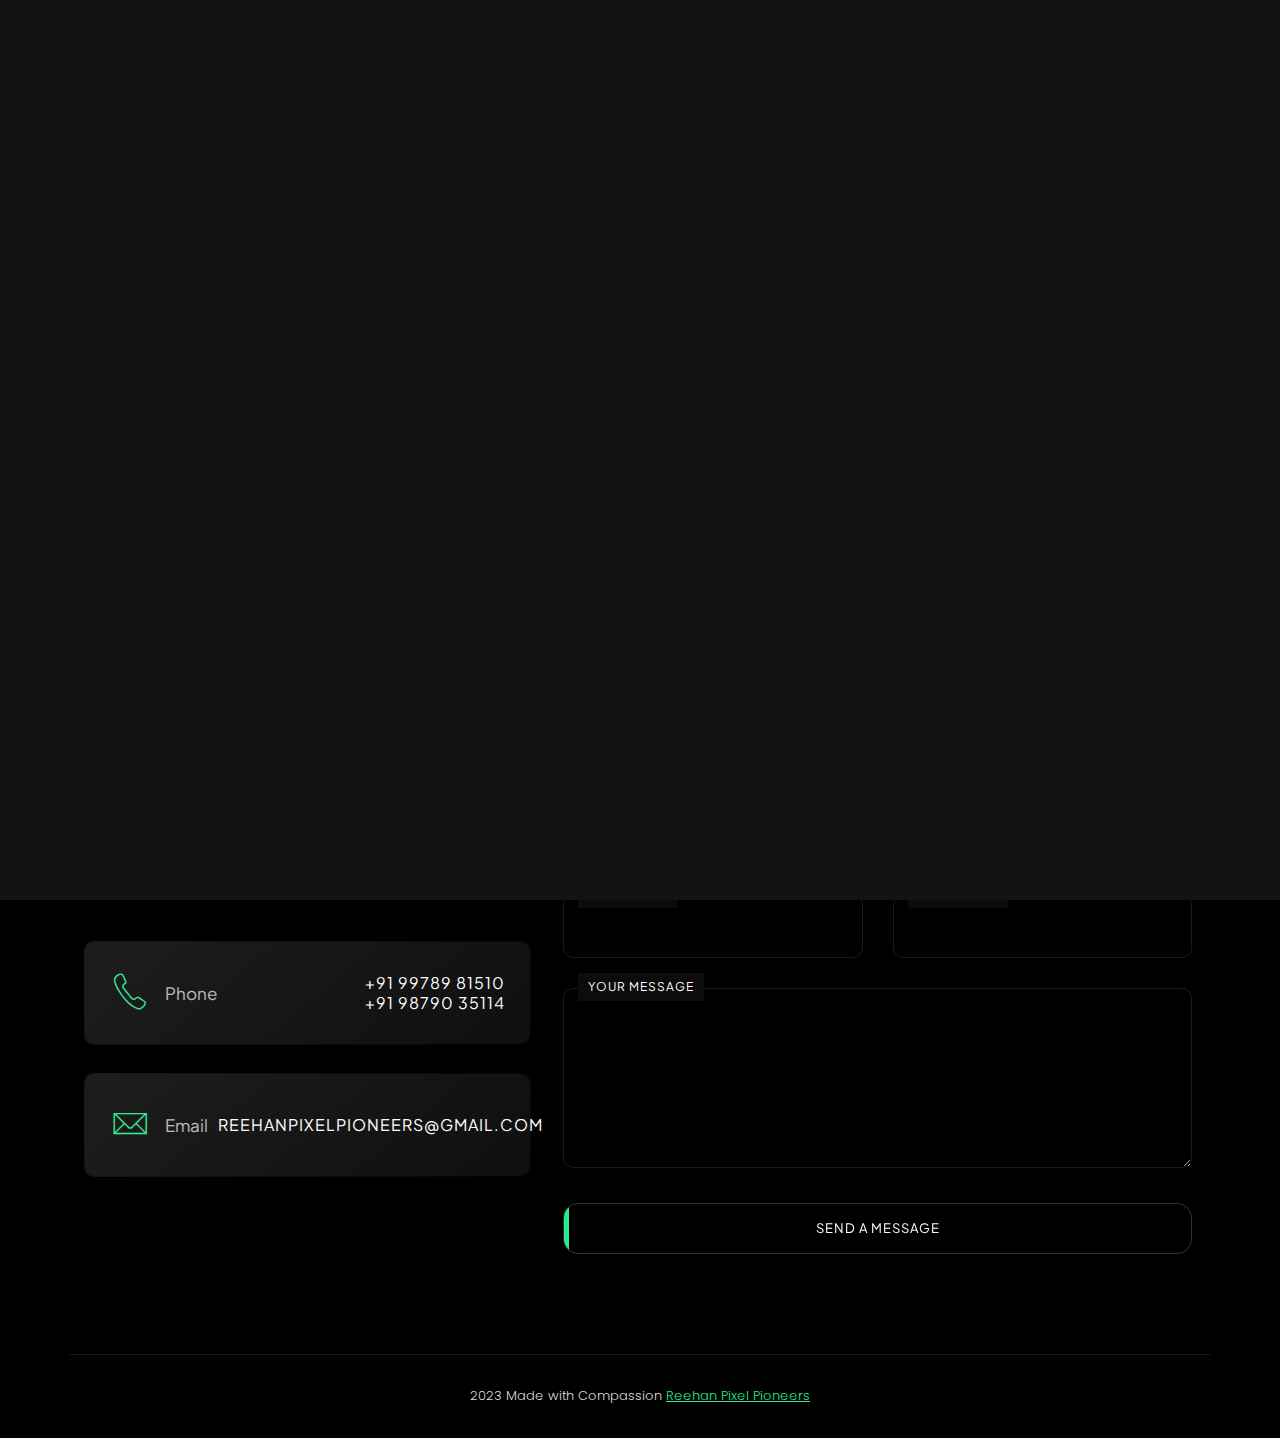
<file: contact.html>
<!DOCTYPE html>
<html lang="zxx">


<!-- Mirrored from ui-themez.smartinnovates.net/items/Gilb/contact.html by HTTrack Website Copier/3.x [XR&CO'2014], Wed, 08 Nov 2023 17:54:18 GMT -->

<head>

    <!-- Metas -->
    <meta charset="utf-8">
    <meta http-equiv="X-UA-Compatible" content="IE=edge">
    <meta name="viewport" content="width=device-width, initial-scale=1, maximum-scale=1">
    <meta name="keywords" content="HTML5 Template Gilb Multi-Purpose themeforest">
    <meta name="description" content="Gilb - Multi-Purpose HTML5 Template">
    <meta name="author" content="">
    <link rel="apple-touch-icon" sizes="180x180" href="./assets/imgs/apple-touch-icon.png">
    <link rel="icon" type="image/png" sizes="32x32" href="./assets/imgs/favicon-32x32.png">
    <link rel="icon" type="image/png" sizes="16x16" href="./assets/imgs/favicon-16x16.png">
    <link rel="manifest" href="./assets/imgs/site.webmanifest">
    <link rel="mask-icon" href="./assets/imgs/safari-pinned-tab.svg" color="#5bbad5">
    <meta name="msapplication-TileColor" content="#da532c">
    <meta name="theme-color" content="#ffffff">
    <!-- Title  -->
    <title>Reehan Pixel Pioneers</title>

    <!-- Favicon -->
    <link rel="shortcut icon" href="assets/imgs/favicon.ico">

    <!-- Google Fonts -->
    <link href="https://fonts.googleapis.com/css?family=Poppins:100,200,300,400,500,600,700,800,900&amp;display=swap" rel="stylesheet">
    <link href="https://fonts.googleapis.com/css2?family=Plus+Jakarta+Sans:wght@200;300;400;500;600;700;800&amp;display=swap" rel="stylesheet">

    <!-- Plugins -->
    <link rel="stylesheet" href="assets/css/plugins.css">

    <!-- Core Style Css -->
    <link rel="stylesheet" href="assets/css/style.css">
    <script>
		function SubForm (){
			$.ajax({
				url:"https://api.apispreadsheets.com/data/auUADFOmJw8igdHE/",
				type:"post",
				data:$("#contact-form").serializeArray(),
				success: function(){
					alert("Form Data Submitted :)")
				},
				error: function(){
					alert("There was an error :(")
				}
			});
		}
	</script>
</head>

<body>



    <!-- ==================== Start Loading ==================== -->

    <div class="loader-wrap">
        <svg viewBox="0 0 1000 1000" preserveAspectRatio="none">
            <path id="svg" d="M0,1005S175,995,500,995s500,5,500,5V0H0Z"></path>
        </svg>

        <div class="loader-wrap-heading">
            <div class="load-text">
                <span>L</span>
                <span>o</span>
                <span>a</span>
                <span>d</span>
                <span>i</span>
                <span>n</span>
                <span>g</span>
            </div>
        </div>
    </div>

    <!-- ==================== End Loading ==================== -->


    <div class="cursor"></div>


    <!-- ==================== Start progress-scroll-button ==================== -->

    <div class="progress-wrap cursor-pointer">
        <svg class="progress-circle svg-content" width="100%" height="100%" viewBox="-1 -1 102 102">
            <path d="M50,1 a49,49 0 0,1 0,98 a49,49 0 0,1 0,-98" />
        </svg>
    </div>

    <!-- ==================== End progress-scroll-button ==================== -->



    <!-- ==================== Start Navbar ==================== -->

    <nav class="navbar navbar-chang navbar-expand-lg">
        <div class="container position-re">
            <div class="row">
                <div class="col-lg-3 col-6 order1">
                    <!-- Logo -->
                    <a class="logo icon-img-200" href="index.html">
                        <img src="assets/imgs/logo.png" alt="logo">
                    </a>
                    <!-- <div class="bord">
                        <!-- Logo
                        <a class="logo icon-img-200" href="#">
                            <img src="assets/imgs/logo.png" alt="logo">
                        </a>
                    </div> -->
                </div>
                <div class="col-lg-6 order3">
                    <div class="bg">
                        <!-- navbar links -->
                        <div class="full-width">
                            <ul class="navbar-nav">
                                <li class="nav-item">
                                    <a class="nav-link" href="about.html"><span
                                            class="rolling-text">About</span></a>
                                </li>
                                <li class="nav-item">
                                    <a class="nav-link" href="services.html"><span
                                            class="rolling-text">Services</span></a>
                                </li>
                                <!-- <li class="nav-item">
                                    <a class="nav-link" href="portfolio.html"><span
                                            class="rolling-text">Portfolio</span></a>
                                </li> -->
                                <!-- <li class="nav-item">
                                    <a class="nav-link" href="blogs.html"><span
                                            class="rolling-text">Blog</span></a>
                                </li> -->
                                <li class="nav-item">
                                    <a class="nav-link" href="contact.html"><span
                                            class="rolling-text">Contact</span></a>
                                </li>
                            </ul>
                        </div>
                    </div>
                </div>
                <div class="col-lg-3 col-6 order2">
                    <div class="bord d-flex justify-content-end">
                        <ul class="social d-flex rest">
                            <li>
                                <a href="https://www.linkedin.com/in/reehan-pixel-pioneers-4056812a8/"><i class="fab fa-linkedin-in"></i></a>
                            </li>
                            <li>
                                <a href="https://www.instagram.com/reehanpixel/"><i class="fab fa-instagram"></i></a>
                            </li>
                            <li>
                                <a href="https://www.facebook.com/reehanpixel?mibextid=9R9pXO"><i class="fab fa-facebook"></i></a>
                            </li>
                        </ul>
                        <button class="navbar-toggler" type="button">
                            <span class="icon-bar"><i class="fas fa-bars"></i></span>
                        </button>
                    </div>
                </div>
            </div>
        </div>
    </nav>

    <!-- ==================== End Navbar ==================== -->


    <main class="pt-80">


        <!-- ==================== Start Contact ==================== -->

        <section class="contact section-padding">
            <div class="container">
                <div class="sec-head mb-80">
                    <div class="row justify-content-center">
                        <div class="col-lg-8 text-center">
                            <div class="d-inline-block">
                                <div class="sub-title-icon d-flex align-items-center">
                                    <span class="icon pe-7s-map-marker"></span>
                                    <h6>Contact Us</h6>
                                </div>
                            </div>
                            <h3>Let's Get in Touch!</h3>
                        </div>
                    </div>
                </div>
                <div class="row justify-content-center">
                    <div class="col-lg-12">
                        <div class="google-map mb-80">
                            <iframe src="https://www.google.com/maps/embed?pb=!1m18!1m12!1m3!1d2307.6327413655845!2d70.60732469808633!3d21.753071072463403!2m3!1f0!2f0!3f0!3m2!1i1024!2i768!4f13.1!3m3!1m2!1s0x395819e81adea485%3A0xf1d3c551331b85f0!2sPanchvati%20Society%2C%20Gundala%2C%20Tirupati%20and%20Balaji%20Society%2C%20Jetpur%2C%20Gujarat%20360360!5e0!3m2!1sen!2sin!4v1705385524734!5m2!1sen!2sin"style="border:0;" allowfullscreen="" loading="lazy" referrerpolicy="no-referrer-when-downgrade"></iframe>
                        </div>
                    </div>
                    <div class="col-lg-5 valign">
                        <div class="info full-width md-mb80">
                            <div class="item mb-30 d-flex align-items-center">
                                <div class="mr-15">
                                    <span class="icon fz-40 main-color pe-7s-call"></span>
                                </div>
                                <div class="mr-10">
                                    <h6 class="opacity-7">Phone</h6>
                                </div>
                                <div class="ml-auto">
                                    <h4>+91 99789 81510</h4>
                                    <h4>+91 98790 35114</h4>
                                </div>
                            </div>
                            <div class="item mb-30 d-flex align-items-center">
                                <div class="mr-15">
                                    <span class="icon fz-40 main-color pe-7s-mail"></span>
                                </div>
                                <div class="mr-10">
                                    <h6 class="opacity-7">Email</h6>
                                </div>
                                <div class="ml-auto">
                                    <h4>
                                        <a href="mailto:reehanpixelpioneers@gmail.com">reehanpixelpioneers@gmail.com</a>
                                    </h4>
                                </div>
                            </div>
                            
                        </div>
                    </div>
                    <div class="col-lg-7 valign">
                        <div class="full-width">
                            <form id="contact-form" method="post">

                                <div class="messages"></div>

                                <div class="controls row">

                                    <div class="col-lg-6">
                                        <div class="form-group mb-30">
                                            <label>Your Name</label>
                                            <input id="form_name" type="text" name="name" required="required">
                                        </div>
                                    </div>

                                    <div class="col-lg-6">
                                        <div class="form-group mb-30">
                                            <label>Your Email</label>
                                            <input id="form_email" type="email" name="email" required="required">
                                        </div>
                                    </div>

                                    <div class="col-12">
                                        <div class="form-group">
                                            <label>Your Message</label>
                                            <textarea id="form_message" name="message" required="required"></textarea>
                                        </div>
                                        <div class="mt-30">
                                            <button type="submit" onclick='SubForm()'>
                                                <span class="text">Send A Message</span>
                                            </button>
                                        </div>
                                    </div>

                                </div>
                            </form>
                        </div>
                    </div>
                </div>
            </div>
        </section>

        <!-- ==================== End Contact ==================== -->


    </main>


    <!-- ==================== Start Footer ==================== -->

    <footer>
        <div class="container pb-30 pt-30 bord-thin-top">
            <div class="row">
                <div class="col-12">
                    <div class="text-center">
                        <p class="fz-13">2023 Made with Compassion <span class="underline main-color"><a href="#" target="_blank">Reehan Pixel Pioneers</a></span></p>
                    </div>
                </div>
            </div>
        </div>
    </footer>

    <!-- ==================== End Footer ==================== -->










    <!-- jQuery -->
    <script src="assets/js/jquery-3.6.0.min.js"></script>
    <script src="assets/js/jquery-migrate-3.4.0.min.js"></script>

    <!-- plugins -->
    <script src="assets/js/plugins.js"></script>

    <script src="assets/js/ScrollTrigger.min.html"></script>

    <!-- custom scripts -->
    <script src="assets/js/scripts.js"></script>

</body>


<!-- Mirrored from ui-themez.smartinnovates.net/items/Gilb/contact.html by HTTrack Website Copier/3.x [XR&CO'2014], Wed, 08 Nov 2023 17:54:19 GMT -->

</html>
</file>
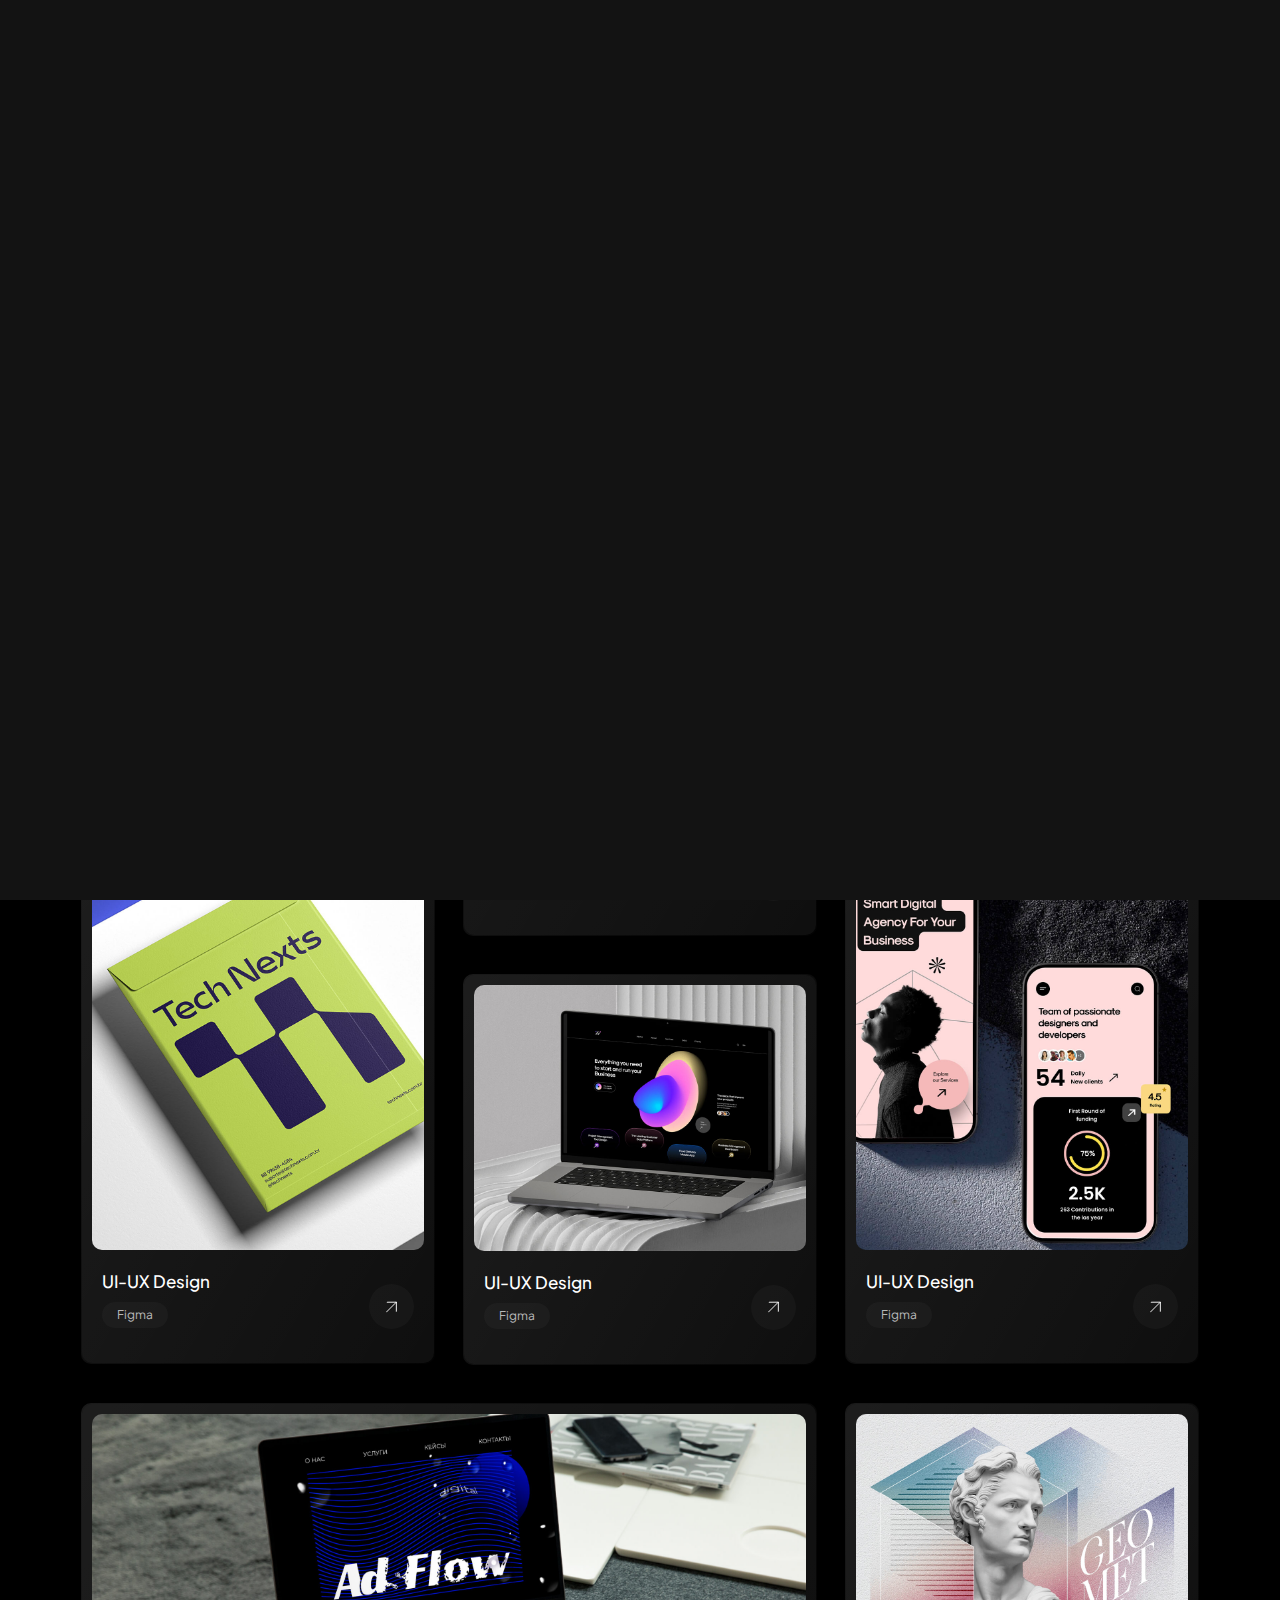
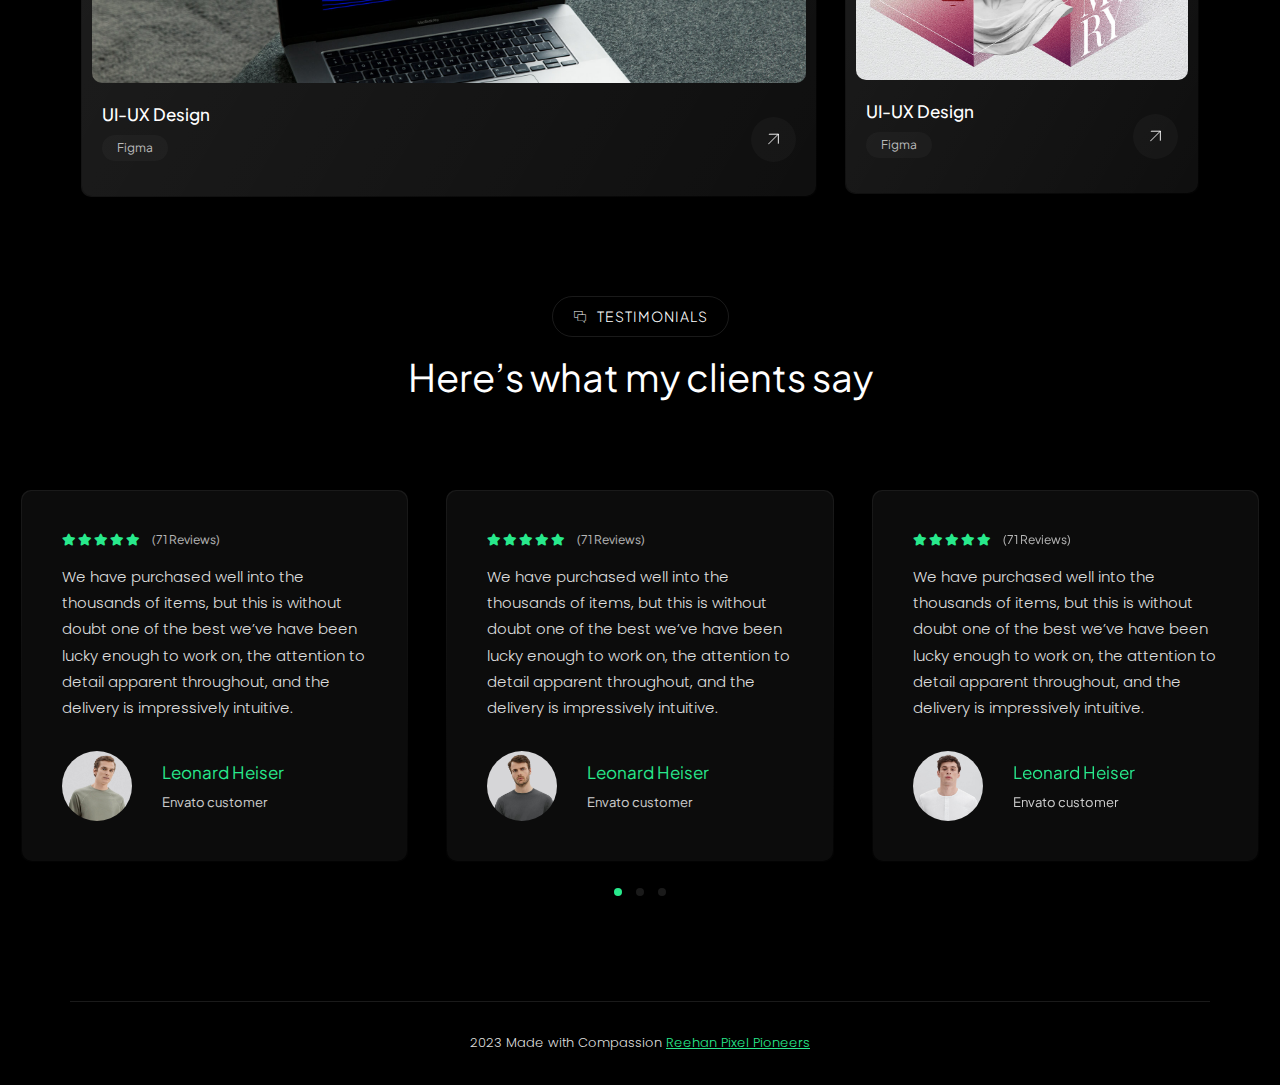
<file: portfolio.html>
<!DOCTYPE html>
<html lang="zxx">


<!-- Mirrored from ui-themez.smartinnovates.net/items/Gilb/portfolio.html by HTTrack Website Copier/3.x [XR&CO'2014], Wed, 08 Nov 2023 17:54:12 GMT -->

<head>

    <!-- Metas -->
    <meta charset="utf-8">
    <meta http-equiv="X-UA-Compatible" content="IE=edge">
    <meta name="viewport" content="width=device-width, initial-scale=1, maximum-scale=1">
    <meta name="keywords" content="HTML5 Template Gilb Multi-Purpose themeforest">
    <meta name="description" content="Gilb - Multi-Purpose HTML5 Template">
    <meta name="author" content="">

    <!-- Title  -->
    <title>Gilb</title>

    <!-- Favicon -->
    <link rel="shortcut icon" href="assets/imgs/favicon.ico">

    <!-- Google Fonts -->
    <link href="https://fonts.googleapis.com/css?family=Poppins:100,200,300,400,500,600,700,800,900&amp;display=swap" rel="stylesheet">
    <link href="https://fonts.googleapis.com/css2?family=Plus+Jakarta+Sans:wght@200;300;400;500;600;700;800&amp;display=swap" rel="stylesheet">

    <!-- Plugins -->
    <link rel="stylesheet" href="assets/css/plugins.css">

    <!-- Core Style Css -->
    <link rel="stylesheet" href="assets/css/style.css">

</head>

<body>



    <!-- ==================== Start Loading ==================== -->

    <div class="loader-wrap">
        <svg viewBox="0 0 1000 1000" preserveAspectRatio="none">
            <path id="svg" d="M0,1005S175,995,500,995s500,5,500,5V0H0Z"></path>
        </svg>

        <div class="loader-wrap-heading">
            <div class="load-text">
                <span>L</span>
                <span>o</span>
                <span>a</span>
                <span>d</span>
                <span>i</span>
                <span>n</span>
                <span>g</span>
            </div>
        </div>
    </div>

    <!-- ==================== End Loading ==================== -->


    <div class="cursor"></div>


    <!-- ==================== Start progress-scroll-button ==================== -->

    <div class="progress-wrap cursor-pointer">
        <svg class="progress-circle svg-content" width="100%" height="100%" viewBox="-1 -1 102 102">
            <path d="M50,1 a49,49 0 0,1 0,98 a49,49 0 0,1 0,-98" />
        </svg>
    </div>

    <!-- ==================== End progress-scroll-button ==================== -->



    <!-- ==================== Start Navbar ==================== -->

    <nav class="navbar navbar-chang navbar-expand-lg">
        <div class="container position-re">
            <div class="row">
                <div class="col-lg-3 col-6 order1">
                    <!-- Logo -->
                    <a class="logo icon-img-200" href="index.html">
                        <img src="assets/imgs/logo.png" alt="logo">
                    </a>
                    <!-- <div class="bord">
                        <!-- Logo
                        <a class="logo icon-img-200" href="#">
                            <img src="assets/imgs/logo.png" alt="logo">
                        </a>
                    </div> -->
                </div>
                <div class="col-lg-6 order3">
                    <div class="bg">
                        <!-- navbar links -->
                        <div class="full-width">
                            <ul class="navbar-nav">
                                <li class="nav-item">
                                    <a class="nav-link" href="about.html"><span
                                            class="rolling-text">About</span></a>
                                </li>
                                <li class="nav-item">
                                    <a class="nav-link" href="services.html"><span
                                            class="rolling-text">Services</span></a>
                                </li>
                                <!-- <li class="nav-item">
                                    <a class="nav-link" href="portfolio.html"><span
                                            class="rolling-text">Portfolio</span></a>
                                </li> -->
                                <!-- <li class="nav-item">
                                    <a class="nav-link" href="blogs.html"><span
                                            class="rolling-text">Blog</span></a>
                                </li> -->
                                <li class="nav-item">
                                    <a class="nav-link" href="contact.html"><span
                                            class="rolling-text">Contact</span></a>
                                </li>
                            </ul>
                        </div>
                    </div>
                </div>
                <div class="col-lg-3 col-6 order2">
                    <div class="bord d-flex justify-content-end">
                        <ul class="social d-flex rest">
                            <li>
                                <a href="https://www.linkedin.com/in/reehan-pixel-pioneers-4056812a8/"><i class="fab fa-linkedin-in"></i></a>
                            </li>
                            <li>
                                <a href="https://www.instagram.com/reehanpixel/"><i class="fab fa-instagram"></i></a>
                            </li>
                            <li>
                                <a href="https://www.facebook.com/reehanpixel?mibextid=9R9pXO"><i class="fab fa-facebook"></i></a>
                            </li>
                        </ul>
                        <button class="navbar-toggler" type="button">
                            <span class="icon-bar"><i class="fas fa-bars"></i></span>
                        </button>
                    </div>
                </div>
            </div>
        </div>
    </nav>

    <!-- ==================== End Navbar ==================== -->


    <main class="pt-80">


        <!-- ==================== Start portfolio ==================== -->

        <section class="portfolio section-padding">
            <div class="container">
                <div class="sec-head mb-40">
                    <div class="row justify-content-center">
                        <div class="col-lg-8 text-center">
                            <div class="d-inline-block">
                                <div class="sub-title-icon d-flex align-items-center">
                                    <span class="icon pe-7s-portfolio"></span>
                                    <h6>My Portfolio</h6>
                                </div>
                            </div>
                            <h3>Helping digital brands <br> scale with design.</h3>
                        </div>
                    </div>
                </div>

                <div class="gallery">
                    <div class="row">
                        <div class="col-lg-4 items">
                            <div class="item">
                                <div class="img">
                                    <img src="assets/imgs/works/1.jpg" alt="">
                                    <a href="project-details.html" class="link"></a>
                                </div>
                                <div class="cont d-flex align-items-center">
                                    <div>
                                        <h6>UI-UX Design</h6>
                                        <span class="tag">Figma</span>
                                    </div>
                                    <div class="ml-auto">
                                        <div class="arrow">
                                            <a href="project-details.html">
                                                <svg class="arrow-right" xmlns="http://www.w3.org/2000/svg" xmlns:xlink="http://www.w3.org/1999/xlink" x="0px" y="0px" viewBox="0 0 34.2 32.3" xml:space="preserve" style="stroke-width: 2;">
                                                    <line x1="0" y1="16" x2="33" y2="16"></line>
                                                    <line x1="17.3" y1="0.7" x2="33.2" y2="16.5"></line>
                                                    <line x1="17.3" y1="31.6" x2="33.5" y2="15.4"></line>
                                                </svg>
                                            </a>
                                        </div>
                                    </div>
                                </div>
                            </div>
                        </div>
                        <div class="col-lg-4 items">
                            <div class="item">
                                <div class="img">
                                    <img src="assets/imgs/works/2.jpg" alt="">
                                    <a href="project-details.html" class="link"></a>
                                </div>
                                <div class="cont d-flex align-items-center">
                                    <div>
                                        <h6>UI-UX Design</h6>
                                        <span class="tag">Figma</span>
                                    </div>
                                    <div class="ml-auto">
                                        <div class="arrow">
                                            <a href="project-details.html">
                                                <svg class="arrow-right" xmlns="http://www.w3.org/2000/svg" xmlns:xlink="http://www.w3.org/1999/xlink" x="0px" y="0px" viewBox="0 0 34.2 32.3" xml:space="preserve" style="stroke-width: 2;">
                                                    <line x1="0" y1="16" x2="33" y2="16"></line>
                                                    <line x1="17.3" y1="0.7" x2="33.2" y2="16.5"></line>
                                                    <line x1="17.3" y1="31.6" x2="33.5" y2="15.4"></line>
                                                </svg>
                                            </a>
                                        </div>
                                    </div>
                                </div>
                            </div>
                        </div>
                        <div class="col-lg-4 items">
                            <div class="item">
                                <div class="img">
                                    <img src="assets/imgs/works/3.jpg" alt="">
                                    <a href="project-details.html" class="link"></a>
                                </div>
                                <div class="cont d-flex align-items-center">
                                    <div>
                                        <h6>UI-UX Design</h6>
                                        <span class="tag">Figma</span>
                                    </div>
                                    <div class="ml-auto">
                                        <div class="arrow">
                                            <a href="project-details.html">
                                                <svg class="arrow-right" xmlns="http://www.w3.org/2000/svg" xmlns:xlink="http://www.w3.org/1999/xlink" x="0px" y="0px" viewBox="0 0 34.2 32.3" xml:space="preserve" style="stroke-width: 2;">
                                                    <line x1="0" y1="16" x2="33" y2="16"></line>
                                                    <line x1="17.3" y1="0.7" x2="33.2" y2="16.5"></line>
                                                    <line x1="17.3" y1="31.6" x2="33.5" y2="15.4"></line>
                                                </svg>
                                            </a>
                                        </div>
                                    </div>
                                </div>
                            </div>
                        </div>
                        <div class="col-lg-4 items">
                            <div class="item">
                                <div class="img">
                                    <img src="assets/imgs/works/4.jpg" alt="">
                                    <a href="project-details.html" class="link"></a>
                                </div>
                                <div class="cont d-flex align-items-center">
                                    <div>
                                        <h6>UI-UX Design</h6>
                                        <span class="tag">Figma</span>
                                    </div>
                                    <div class="ml-auto">
                                        <div class="arrow">
                                            <a href="project-details.html">
                                                <svg class="arrow-right" xmlns="http://www.w3.org/2000/svg" xmlns:xlink="http://www.w3.org/1999/xlink" x="0px" y="0px" viewBox="0 0 34.2 32.3" xml:space="preserve" style="stroke-width: 2;">
                                                    <line x1="0" y1="16" x2="33" y2="16"></line>
                                                    <line x1="17.3" y1="0.7" x2="33.2" y2="16.5"></line>
                                                    <line x1="17.3" y1="31.6" x2="33.5" y2="15.4"></line>
                                                </svg>
                                            </a>
                                        </div>
                                    </div>
                                </div>
                            </div>
                        </div>
                        <div class="col-lg-4 items">
                            <div class="item">
                                <div class="img">
                                    <img src="assets/imgs/works/6.jpg" alt="">
                                    <a href="project-details.html" class="link"></a>
                                </div>
                                <div class="cont d-flex align-items-center">
                                    <div>
                                        <h6>UI-UX Design</h6>
                                        <span class="tag">Figma</span>
                                    </div>
                                    <div class="ml-auto">
                                        <div class="arrow">
                                            <a href="project-details.html">
                                                <svg class="arrow-right" xmlns="http://www.w3.org/2000/svg" xmlns:xlink="http://www.w3.org/1999/xlink" x="0px" y="0px" viewBox="0 0 34.2 32.3" xml:space="preserve" style="stroke-width: 2;">
                                                    <line x1="0" y1="16" x2="33" y2="16"></line>
                                                    <line x1="17.3" y1="0.7" x2="33.2" y2="16.5"></line>
                                                    <line x1="17.3" y1="31.6" x2="33.5" y2="15.4"></line>
                                                </svg>
                                            </a>
                                        </div>
                                    </div>
                                </div>
                            </div>
                        </div>
                        <div class="col-lg-4 items">
                            <div class="item">
                                <div class="img">
                                    <img src="assets/imgs/works/5.jpg" alt="">
                                    <a href="project-details.html" class="link"></a>
                                </div>
                                <div class="cont d-flex align-items-center">
                                    <div>
                                        <h6>UI-UX Design</h6>
                                        <span class="tag">Figma</span>
                                    </div>
                                    <div class="ml-auto">
                                        <div class="arrow">
                                            <a href="project-details.html">
                                                <svg class="arrow-right" xmlns="http://www.w3.org/2000/svg" xmlns:xlink="http://www.w3.org/1999/xlink" x="0px" y="0px" viewBox="0 0 34.2 32.3" xml:space="preserve" style="stroke-width: 2;">
                                                    <line x1="0" y1="16" x2="33" y2="16"></line>
                                                    <line x1="17.3" y1="0.7" x2="33.2" y2="16.5"></line>
                                                    <line x1="17.3" y1="31.6" x2="33.5" y2="15.4"></line>
                                                </svg>
                                            </a>
                                        </div>
                                    </div>
                                </div>
                            </div>
                        </div>
                        <div class="col-lg-8 items">
                            <div class="item">
                                <div class="img">
                                    <img src="assets/imgs/works/7.jpg" alt="">
                                    <a href="project-details.html" class="link"></a>
                                </div>
                                <div class="cont d-flex align-items-center">
                                    <div>
                                        <h6>UI-UX Design</h6>
                                        <span class="tag">Figma</span>
                                    </div>
                                    <div class="ml-auto">
                                        <div class="arrow">
                                            <a href="project-details.html">
                                                <svg class="arrow-right" xmlns="http://www.w3.org/2000/svg" xmlns:xlink="http://www.w3.org/1999/xlink" x="0px" y="0px" viewBox="0 0 34.2 32.3" xml:space="preserve" style="stroke-width: 2;">
                                                    <line x1="0" y1="16" x2="33" y2="16"></line>
                                                    <line x1="17.3" y1="0.7" x2="33.2" y2="16.5"></line>
                                                    <line x1="17.3" y1="31.6" x2="33.5" y2="15.4"></line>
                                                </svg>
                                            </a>
                                        </div>
                                    </div>
                                </div>
                            </div>
                        </div>
                        <div class="col-lg-4 items">
                            <div class="item">
                                <div class="img">
                                    <img src="assets/imgs/works/8.jpg" alt="">
                                    <a href="project-details.html" class="link"></a>
                                </div>
                                <div class="cont d-flex align-items-center">
                                    <div>
                                        <h6>UI-UX Design</h6>
                                        <span class="tag">Figma</span>
                                    </div>
                                    <div class="ml-auto">
                                        <div class="arrow">
                                            <a href="project-details.html">
                                                <svg class="arrow-right" xmlns="http://www.w3.org/2000/svg" xmlns:xlink="http://www.w3.org/1999/xlink" x="0px" y="0px" viewBox="0 0 34.2 32.3" xml:space="preserve" style="stroke-width: 2;">
                                                    <line x1="0" y1="16" x2="33" y2="16"></line>
                                                    <line x1="17.3" y1="0.7" x2="33.2" y2="16.5"></line>
                                                    <line x1="17.3" y1="31.6" x2="33.5" y2="15.4"></line>
                                                </svg>
                                            </a>
                                        </div>
                                    </div>
                                </div>
                            </div>
                        </div>
                    </div>
                </div>
            </div>
        </section>

        <!-- ==================== End portfolio ==================== -->



        <!-- ==================== Start Testimonials ==================== -->

        <section class="testimonials section-padding pt-0">
            <div class="container with-pad">
                <div class="sec-head mb-80">
                    <div class="row justify-content-center">
                        <div class="col-lg-8 text-center">
                            <div class="d-inline-block">
                                <div class="sub-title-icon d-flex align-items-center">
                                    <span class="icon pe-7s-chat"></span>
                                    <h6>Testimonials</h6>
                                </div>
                            </div>
                            <h3>Here’s what my clients say</h3>
                        </div>
                    </div>
                </div>
            </div>
            <div class="container-fluid">
                <div class="testim-swiper" data-carousel="swiper" data-item="3" data-space="20" data-speed="1000">
                    <div id="content-carousel-container-unq-testim" class="swiper-container" data-swiper="container">
                        <div class="swiper-wrapper">
                            <div class="swiper-slide">
                                <div class="item">
                                    <div>
                                        <div class="cont mb-30">
                                            <div class="d-flex align-items-center">
                                                <div class="rate-stars fz-12">
                                                    <span class="rate main-color">
                                                        <i class="fas fa-star"></i>
                                                        <i class="fas fa-star"></i>
                                                        <i class="fas fa-star"></i>
                                                        <i class="fas fa-star"></i>
                                                        <i class="fas fa-star"></i>
                                                    </span>
                                                    <span class="fz-12 opacity-7 ml-10">(71 Reviews)</span>
                                                </div>
                                            </div>
                                            <p class="mt-15">We have purchased well into the thousands of items, but this is without doubt one of the best we’ve have been lucky enough to work on, the attention to detail apparent throughout, and the delivery is impressively
                                                intuitive.
                                            </p>
                                        </div>
                                        <div class="d-flex align-items-center">
                                            <div>
                                                <div class="img">
                                                    <img src="assets/imgs/testim/1.jpg" alt="">
                                                </div>
                                            </div>
                                            <div class="ml-30">
                                                <div class="info">
                                                    <h6 class="main-color">Leonard Heiser</h6>
                                                    <span class="fz-13 mt-10 opacity-8">Envato
                                                        customer</span>
                                                </div>
                                            </div>
                                        </div>
                                    </div>
                                </div>
                            </div>
                            <div class="swiper-slide">
                                <div class="item">
                                    <div>
                                        <div class="cont mb-30">
                                            <div class="d-flex align-items-center">
                                                <div class="rate-stars fz-12">
                                                    <span class="rate main-color">
                                                        <i class="fas fa-star"></i>
                                                        <i class="fas fa-star"></i>
                                                        <i class="fas fa-star"></i>
                                                        <i class="fas fa-star"></i>
                                                        <i class="fas fa-star"></i>
                                                    </span>
                                                    <span class="fz-12 opacity-7 ml-10">(71 Reviews)</span>
                                                </div>
                                            </div>
                                            <p class="mt-15">We have purchased well into the thousands of items, but this is without doubt one of the best we’ve have been lucky enough to work on, the attention to detail apparent throughout, and the delivery is impressively
                                                intuitive.
                                            </p>
                                        </div>
                                        <div class="d-flex align-items-center">
                                            <div>
                                                <div class="img">
                                                    <img src="assets/imgs/testim/2.jpg" alt="">
                                                </div>
                                            </div>
                                            <div class="ml-30">
                                                <div class="info">
                                                    <h6 class="main-color">Leonard Heiser</h6>
                                                    <span class="fz-13 mt-10 opacity-8">Envato
                                                        customer</span>
                                                </div>
                                            </div>
                                        </div>
                                    </div>
                                </div>
                            </div>
                            <div class="swiper-slide">
                                <div class="item">
                                    <div>
                                        <div class="cont mb-30">
                                            <div class="d-flex align-items-center">
                                                <div class="rate-stars fz-12">
                                                    <span class="rate main-color">
                                                        <i class="fas fa-star"></i>
                                                        <i class="fas fa-star"></i>
                                                        <i class="fas fa-star"></i>
                                                        <i class="fas fa-star"></i>
                                                        <i class="fas fa-star"></i>
                                                    </span>
                                                    <span class="fz-12 opacity-7 ml-10">(71 Reviews)</span>
                                                </div>
                                            </div>
                                            <p class="mt-15">We have purchased well into the thousands of items, but this is without doubt one of the best we’ve have been lucky enough to work on, the attention to detail apparent throughout, and the delivery is impressively
                                                intuitive.
                                            </p>
                                        </div>
                                        <div class="d-flex align-items-center">
                                            <div>
                                                <div class="img">
                                                    <img src="assets/imgs/testim/3.jpg" alt="">
                                                </div>
                                            </div>
                                            <div class="ml-30">
                                                <div class="info">
                                                    <h6 class="main-color">Leonard Heiser</h6>
                                                    <span class="fz-13 mt-10 opacity-8">Envato
                                                        customer</span>
                                                </div>
                                            </div>
                                        </div>
                                    </div>
                                </div>
                            </div>
                            <div class="swiper-slide">
                                <div class="item">
                                    <div>
                                        <div class="cont mb-30">
                                            <div class="d-flex align-items-center">
                                                <div class="rate-stars fz-12">
                                                    <span class="rate main-color">
                                                        <i class="fas fa-star"></i>
                                                        <i class="fas fa-star"></i>
                                                        <i class="fas fa-star"></i>
                                                        <i class="fas fa-star"></i>
                                                        <i class="fas fa-star"></i>
                                                    </span>
                                                    <span class="fz-12 opacity-7 ml-10">(71 Reviews)</span>
                                                </div>
                                            </div>
                                            <p class="mt-15">We have purchased well into the thousands of items, but this is without doubt one of the best we’ve have been lucky enough to work on, the attention to detail apparent throughout, and the delivery is impressively
                                                intuitive.
                                            </p>
                                        </div>
                                        <div class="d-flex align-items-center">
                                            <div>
                                                <div class="img">
                                                    <img src="assets/imgs/testim/2.jpg" alt="">
                                                </div>
                                            </div>
                                            <div class="ml-30">
                                                <div class="info">
                                                    <h6 class="main-color">Leonard Heiser</h6>
                                                    <span class="fz-13 mt-10 opacity-8">Envato
                                                        customer</span>
                                                </div>
                                            </div>
                                        </div>
                                    </div>
                                </div>
                            </div>
                            <div class="swiper-slide">
                                <div class="item">
                                    <div>
                                        <div class="cont mb-30">
                                            <div class="d-flex align-items-center">
                                                <div class="rate-stars fz-12">
                                                    <span class="rate main-color">
                                                        <i class="fas fa-star"></i>
                                                        <i class="fas fa-star"></i>
                                                        <i class="fas fa-star"></i>
                                                        <i class="fas fa-star"></i>
                                                        <i class="fas fa-star"></i>
                                                    </span>
                                                    <span class="fz-12 opacity-7 ml-10">(71 Reviews)</span>
                                                </div>
                                            </div>
                                            <p class="mt-15">We have purchased well into the thousands of items, but this is without doubt one of the best we’ve have been lucky enough to work on, the attention to detail apparent throughout, and the delivery is impressively
                                                intuitive.
                                            </p>
                                        </div>
                                        <div class="d-flex align-items-center">
                                            <div>
                                                <div class="img">
                                                    <img src="assets/imgs/testim/3.jpg" alt="">
                                                </div>
                                            </div>
                                            <div class="ml-30">
                                                <div class="info">
                                                    <h6 class="main-color">Leonard Heiser</h6>
                                                    <span class="fz-13 mt-10 opacity-8">Envato
                                                        customer</span>
                                                </div>
                                            </div>
                                        </div>
                                    </div>
                                </div>
                            </div>
                        </div>
                    </div>
                    <div class="swiper-pagination"></div>
                </div>
            </div>
        </section>

        <!-- ==================== End Testimonials ==================== -->



    </main>


    <!-- ==================== Start Footer ==================== -->

    <footer>
        <div class="container pb-30 pt-30 bord-thin-top">
            <div class="row">
                <div class="col-12">
                    <div class="text-center">
                        <p class="fz-13">2023 Made with Compassion <span class="underline main-color"><a href="#" target="_blank">Reehan Pixel Pioneers</a></span></p>
                    </div>
                </div>
            </div>
        </div>
    </footer>

    <!-- ==================== End Footer ==================== -->










    <!-- jQuery -->
    <script src="assets/js/jquery-3.6.0.min.js"></script>
    <script src="assets/js/jquery-migrate-3.4.0.min.js"></script>

    <!-- plugins -->
    <script src="assets/js/plugins.js"></script>

    <!-- custom scripts -->
    <script src="assets/js/scripts.js"></script>

</body>


<!-- Mirrored from ui-themez.smartinnovates.net/items/Gilb/portfolio.html by HTTrack Website Copier/3.x [XR&CO'2014], Wed, 08 Nov 2023 17:54:16 GMT -->

</html>
</file>
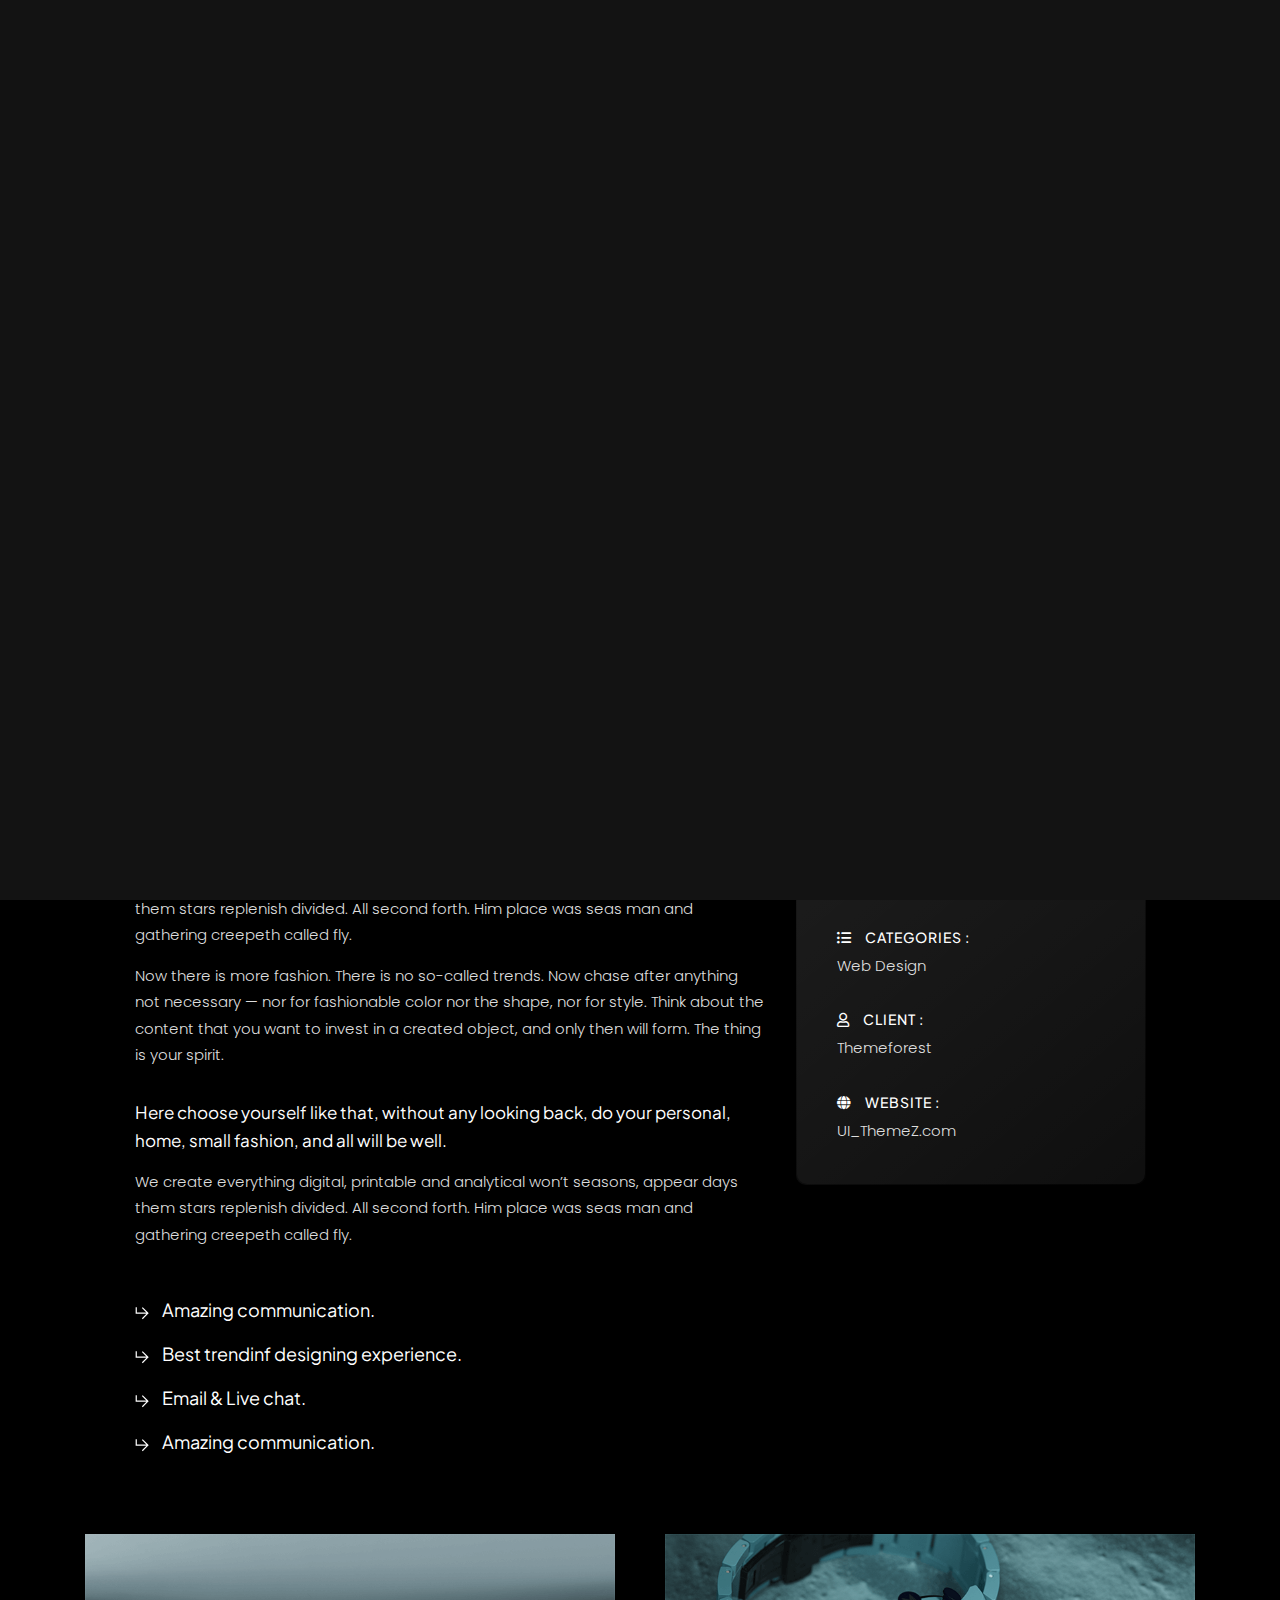
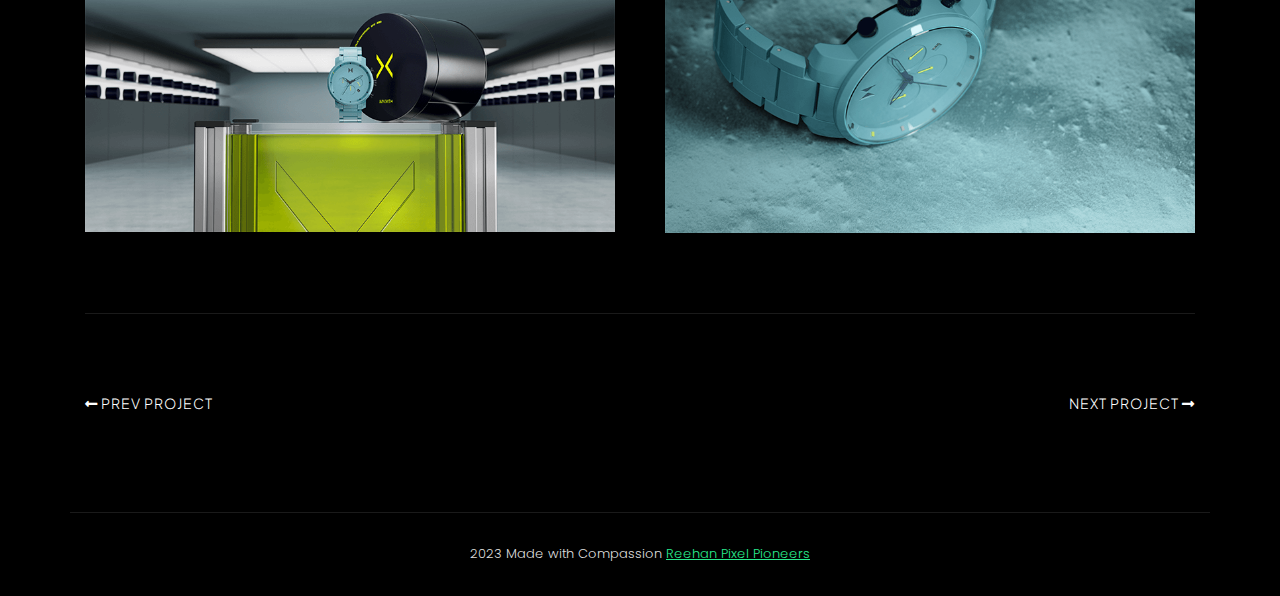
<file: project-details.html>
<!DOCTYPE html>
<html lang="zxx">


<!-- Mirrored from ui-themez.smartinnovates.net/items/Gilb/project-details.html by HTTrack Website Copier/3.x [XR&CO'2014], Wed, 08 Nov 2023 17:54:36 GMT -->

<head>

    <!-- Metas -->
    <meta charset="utf-8">
    <meta http-equiv="X-UA-Compatible" content="IE=edge">
    <meta name="viewport" content="width=device-width, initial-scale=1, maximum-scale=1">
    <meta name="keywords" content="HTML5 Template Gilb Multi-Purpose themeforest">
    <meta name="description" content="Gilb - Multi-Purpose HTML5 Template">
    <meta name="author" content="">

    <!-- Title  -->
    <title>Gilb</title>

    <!-- Favicon -->
    <link rel="shortcut icon" href="assets/imgs/favicon.ico">

    <!-- Google Fonts -->
    <link href="https://fonts.googleapis.com/css?family=Poppins:100,200,300,400,500,600,700,800,900&amp;display=swap" rel="stylesheet">
    <link href="https://fonts.googleapis.com/css2?family=Plus+Jakarta+Sans:wght@200;300;400;500;600;700;800&amp;display=swap" rel="stylesheet">

    <!-- Plugins -->
    <link rel="stylesheet" href="assets/css/plugins.css">

    <!-- Core Style Css -->
    <link rel="stylesheet" href="assets/css/style.css">

</head>

<body>



    <!-- ==================== Start Loading ==================== -->

    <div class="loader-wrap">
        <svg viewBox="0 0 1000 1000" preserveAspectRatio="none">
            <path id="svg" d="M0,1005S175,995,500,995s500,5,500,5V0H0Z"></path>
        </svg>

        <div class="loader-wrap-heading">
            <div class="load-text">
                <span>L</span>
                <span>o</span>
                <span>a</span>
                <span>d</span>
                <span>i</span>
                <span>n</span>
                <span>g</span>
            </div>
        </div>
    </div>

    <!-- ==================== End Loading ==================== -->


    <div class="cursor"></div>


    <!-- ==================== Start progress-scroll-button ==================== -->

    <div class="progress-wrap cursor-pointer">
        <svg class="progress-circle svg-content" width="100%" height="100%" viewBox="-1 -1 102 102">
            <path d="M50,1 a49,49 0 0,1 0,98 a49,49 0 0,1 0,-98" />
        </svg>
    </div>

    <!-- ==================== End progress-scroll-button ==================== -->


    <!-- ==================== Start Navbar ==================== -->

    <nav class="navbar navbar-chang navbar-expand-lg">
        <div class="container position-re">
            <div class="row">
                <div class="col-lg-3 col-6 order1">
                    <!-- Logo -->
                    <a class="logo icon-img-200" href="index.html">
                        <img src="assets/imgs/logo.png" alt="logo">
                    </a>
                    <!-- <div class="bord">
                        <!-- Logo
                        <a class="logo icon-img-200" href="#">
                            <img src="assets/imgs/logo.png" alt="logo">
                        </a>
                    </div> -->
                </div>
                <div class="col-lg-6 order3">
                    <div class="bg">
                        <!-- navbar links -->
                        <div class="full-width">
                            <ul class="navbar-nav">
                                <li class="nav-item">
                                    <a class="nav-link" href="about.html"><span
                                            class="rolling-text">About</span></a>
                                </li>
                                <li class="nav-item">
                                    <a class="nav-link" href="services.html"><span
                                            class="rolling-text">Services</span></a>
                                </li>
                                <!-- <li class="nav-item">
                                    <a class="nav-link" href="portfolio.html"><span
                                            class="rolling-text">Portfolio</span></a>
                                </li> -->
                                <!-- <li class="nav-item">
                                    <a class="nav-link" href="blogs.html"><span
                                            class="rolling-text">Blog</span></a>
                                </li> -->
                                <li class="nav-item">
                                    <a class="nav-link" href="contact.html"><span
                                            class="rolling-text">Contact</span></a>
                                </li>
                            </ul>
                        </div>
                    </div>
                </div>
                <div class="col-lg-3 col-6 order2">
                    <div class="bord d-flex justify-content-end">
                        <ul class="social d-flex rest">
                            <li>
                                <a href="https://www.linkedin.com/in/reehan-pixel-pioneers-4056812a8/"><i class="fab fa-linkedin-in"></i></a>
                            </li>
                            <li>
                                <a href="https://www.instagram.com/reehanpixel/"><i class="fab fa-instagram"></i></a>
                            </li>
                            <li>
                                <a href="https://www.facebook.com/reehanpixel?mibextid=9R9pXO"><i class="fab fa-facebook"></i></a>
                            </li>
                        </ul>
                        <button class="navbar-toggler" type="button">
                            <span class="icon-bar"><i class="fas fa-bars"></i></span>
                        </button>
                    </div>
                </div>
            </div>
        </div>
    </nav>

    <!-- ==================== End Navbar ==================== -->



    <main>


        <!-- ==================== Start project ==================== -->

        <section class="project section-padding radius-15">
            <div class="container">
                <div class="row justify-content-center">
                    <div class="col-lg-12">
                        <div class="img mb-80">
                            <img src="assets/imgs/works/project/1.png" alt="" class="radius-5">
                        </div>
                        <div class="row justify-content-center">
                            <div class="col-lg-7">
                                <div class="cont md-mb50">
                                    <h3 class="mb-15 fw-500">The First layer.</h3>
                                    <p>We create everything digital, printable and analytical won’t seasons, appear days them stars replenish divided. All second forth. Him place was seas man and gathering creepeth called fly.</p>
                                    <p class="mt-15">Now there is more fashion. There is no so-called trends. Now chase after anything not necessary — nor for fashionable color nor the shape, nor for style. Think about the content that you want to invest in a created
                                        object, and only then will form. The thing is your spirit.</p>
                                    <div class="mt-30">
                                        <h6 class="mb-15 line-height-28">Here choose yourself like that, without any looking back, do your personal, home, small fashion, and all will be well.
                                        </h6>
                                        <p>We create everything digital, printable and analytical won’t seasons, appear days them stars replenish divided. All second forth. Him place was seas man and gathering creepeth called fly.</p>
                                        <ul class="rest list-arrow mt-50">
                                            <li>
                                                <span class="icon">
                                                    <svg width="100%" height="100%" viewBox="0 0 9 8" fill="none"
                                                        xmlns="http://www.w3.org/2000/svg">
                                                        <path fill-rule="evenodd" clip-rule="evenodd"
                                                            d="M7.71108 3.78684L8.22361 4.29813L7.71263 4.80992L4.64672 7.87832L4.13433 7.36688L6.87531 4.62335H1.11181H0.750039H0.388177L0.382812 0.718232H1.10645L1.11082 3.90005H6.80113L4.12591 1.22972L4.63689 0.718262L7.71108 3.78684Z"
                                                            fill="#fff"></path>
                                                    </svg>
                                                </span>
                                                <h6 class="inline fz-18">Amazing communication.</h6>
                                            </li>
                                            <li class="mt-20">
                                                <span class="icon">
                                                    <svg width="100%" height="100%" viewBox="0 0 9 8" fill="none"
                                                        xmlns="http://www.w3.org/2000/svg">
                                                        <path fill-rule="evenodd" clip-rule="evenodd"
                                                            d="M7.71108 3.78684L8.22361 4.29813L7.71263 4.80992L4.64672 7.87832L4.13433 7.36688L6.87531 4.62335H1.11181H0.750039H0.388177L0.382812 0.718232H1.10645L1.11082 3.90005H6.80113L4.12591 1.22972L4.63689 0.718262L7.71108 3.78684Z"
                                                            fill="#fff"></path>
                                                    </svg>
                                                </span>
                                                <h6 class="inline fz-18">Best trendinf designing experience.</h6>
                                            </li>
                                            <li class="mt-20">
                                                <span class="icon">
                                                    <svg width="100%" height="100%" viewBox="0 0 9 8" fill="none"
                                                        xmlns="http://www.w3.org/2000/svg">
                                                        <path fill-rule="evenodd" clip-rule="evenodd"
                                                            d="M7.71108 3.78684L8.22361 4.29813L7.71263 4.80992L4.64672 7.87832L4.13433 7.36688L6.87531 4.62335H1.11181H0.750039H0.388177L0.382812 0.718232H1.10645L1.11082 3.90005H6.80113L4.12591 1.22972L4.63689 0.718262L7.71108 3.78684Z"
                                                            fill="#fff"></path>
                                                    </svg>
                                                </span>
                                                <h6 class="inline fz-18">Email &amp; Live chat.</h6>
                                            </li>
                                            <li class="mt-20">
                                                <span class="icon">
                                                    <svg width="100%" height="100%" viewBox="0 0 9 8" fill="none"
                                                        xmlns="http://www.w3.org/2000/svg">
                                                        <path fill-rule="evenodd" clip-rule="evenodd"
                                                            d="M7.71108 3.78684L8.22361 4.29813L7.71263 4.80992L4.64672 7.87832L4.13433 7.36688L6.87531 4.62335H1.11181H0.750039H0.388177L0.382812 0.718232H1.10645L1.11082 3.90005H6.80113L4.12591 1.22972L4.63689 0.718262L7.71108 3.78684Z"
                                                            fill="#fff"></path>
                                                    </svg>
                                                </span>
                                                <h6 class="inline fz-18">Amazing communication.</h6>
                                            </li>
                                        </ul>
                                    </div>
                                </div>
                            </div>
                            <div class="col-lg-4">
                                <div id="sticky_item">
                                    <div class="info">
                                        <ul>
                                            <li class="mb-30">
                                                <span class="sub-title"><i class="far fa-calendar-alt mr-10"></i> Date
                                                    :</span>
                                                <p>6, August 2022</p>
                                            </li>
                                            <li class="mb-30">
                                                <span class="sub-title"><i class="fas fa-list-ul mr-10"></i> Categories
                                                    :</span>
                                                <p>Web Design</p>
                                            </li>
                                            <li class="mb-30">
                                                <span class="sub-title"><i class="far fa-user mr-10"></i> Client
                                                    :</span>
                                                <p>Themeforest</p>
                                            </li>
                                            <li>
                                                <span class="sub-title"><i class="fas fa-globe mr-10"></i> Website
                                                    :</span>
                                                <p>UI_ThemeZ.com</p>
                                            </li>
                                        </ul>
                                    </div>
                                </div>
                            </div>
                        </div>
                    </div>
                </div>
                <div class="imgs mt-80">
                    <div class="row justify-content-center">
                        <div class="col-lg-12">
                            <div class="row md-marg">
                                <div class="col-md-6">
                                    <div class="img sm-mb30">
                                        <img src="assets/imgs/works/project/2.png" alt="">
                                    </div>
                                </div>
                                <div class="col-md-6">
                                    <div class="img">
                                        <img src="assets/imgs/works/project/3.png" alt="">
                                    </div>
                                </div>
                            </div>
                        </div>
                    </div>
                </div>
                <div class="next-prev">
                    <div class="row justify-content-center">
                        <div class="col-lg-12">
                            <div class="d-flex align-items-center mt-80 pt-80 bord-thin-top">
                                <div class="prev">
                                    <h6 class="sub-title">
                                        <a href="#"><i class="fas fa-long-arrow-alt-left"></i> Prev Project</a>
                                    </h6>
                                </div>
                                <div class="next ml-auto">
                                    <h6 class="sub-title">
                                        <a href="#">next Project <i class="fas fa-long-arrow-alt-right"></i></a>
                                    </h6>
                                </div>
                            </div>
                        </div>
                    </div>
                </div>
            </div>
        </section>

        <!-- ==================== End project ==================== -->



    </main>


    <!-- ==================== Start Footer ==================== -->

    <footer>
        <div class="container pb-30 pt-30 bord-thin-top">
            <div class="row">
                <div class="col-12">
                    <div class="text-center">
                        <p class="fz-13">2023 Made with Compassion <span class="underline main-color"><a href="#" target="_blank">Reehan Pixel Pioneers</a></span></p>
                    </div>
                </div>
            </div>
        </div>
    </footer>

    <!-- ==================== End Footer ==================== -->










    <!-- jQuery -->
    <script src="assets/js/jquery-3.6.0.min.js"></script>
    <script src="assets/js/jquery-migrate-3.4.0.min.js"></script>

    <!-- plugins -->
    <script src="assets/js/plugins.js"></script>

    <!-- custom scripts -->
    <script src="assets/js/scripts.js"></script>

</body>


<!-- Mirrored from ui-themez.smartinnovates.net/items/Gilb/project-details.html by HTTrack Website Copier/3.x [XR&CO'2014], Wed, 08 Nov 2023 17:54:37 GMT -->

</html>
</file>
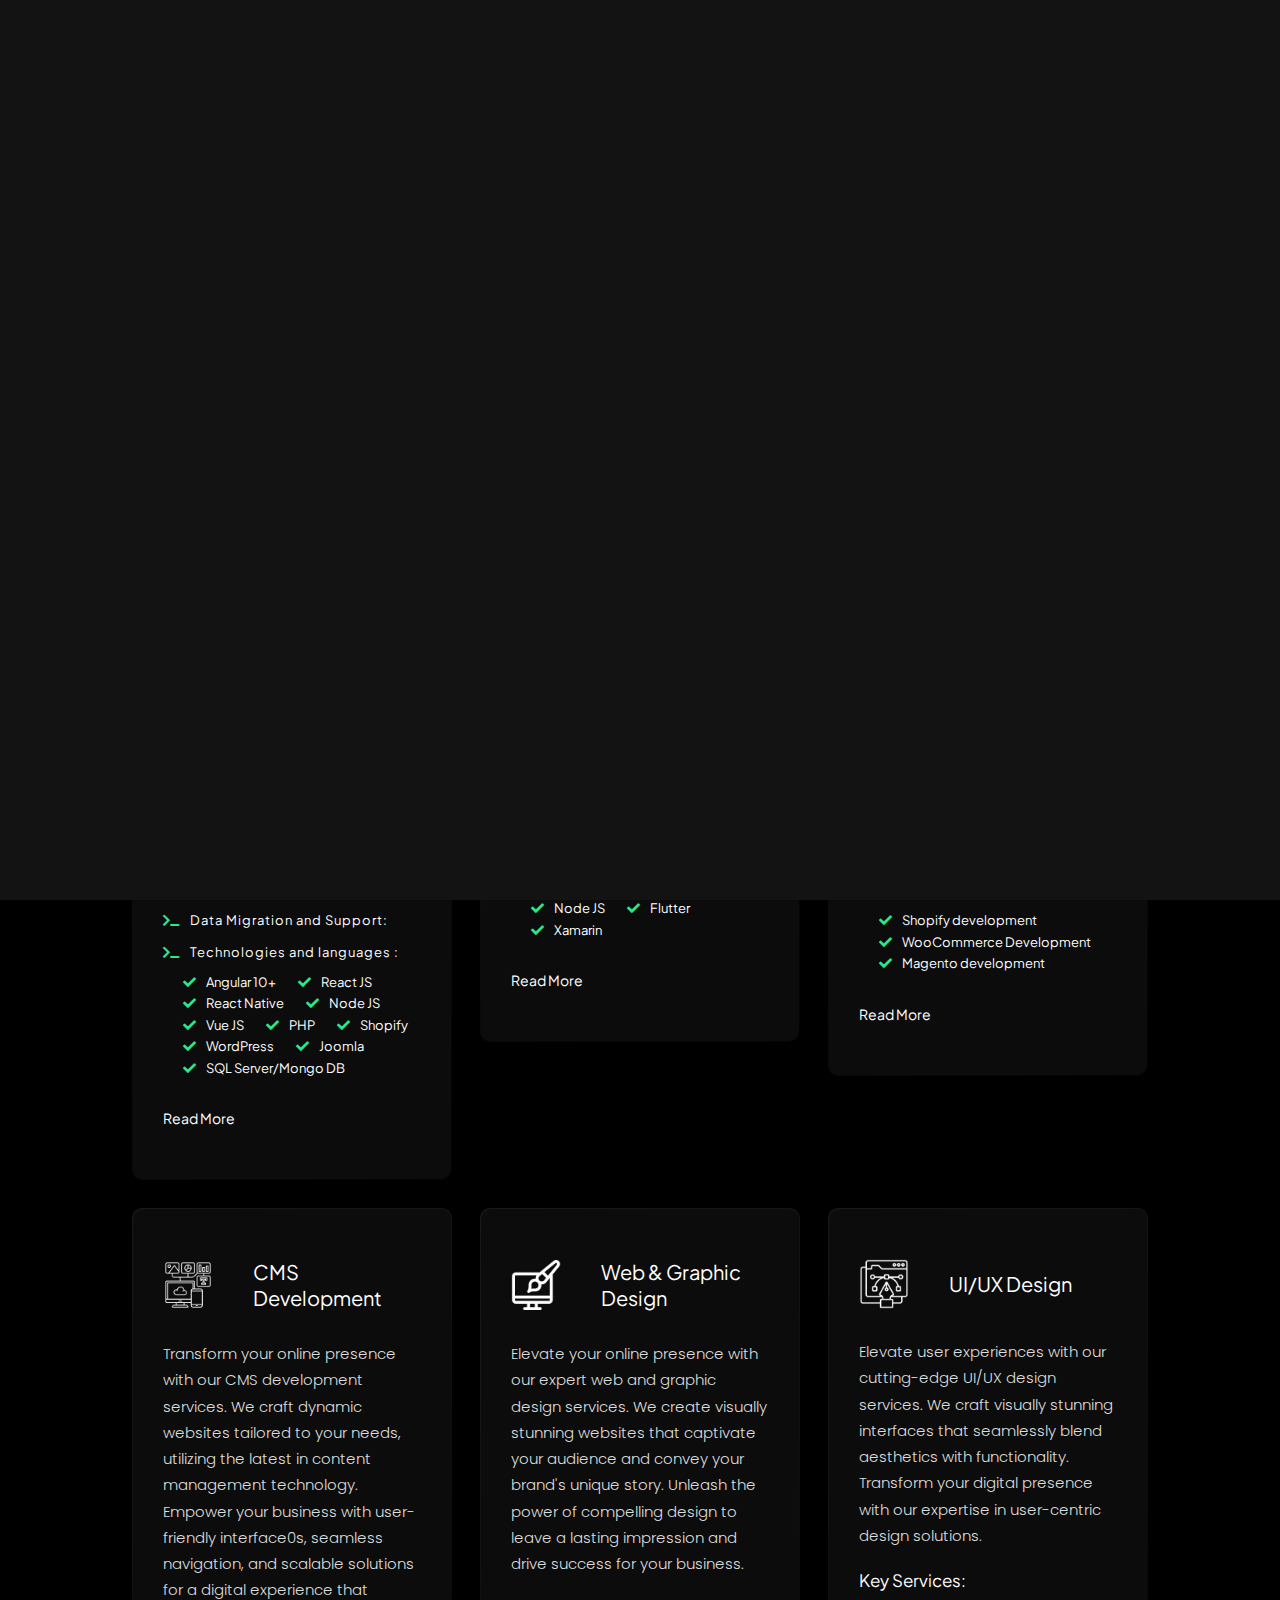
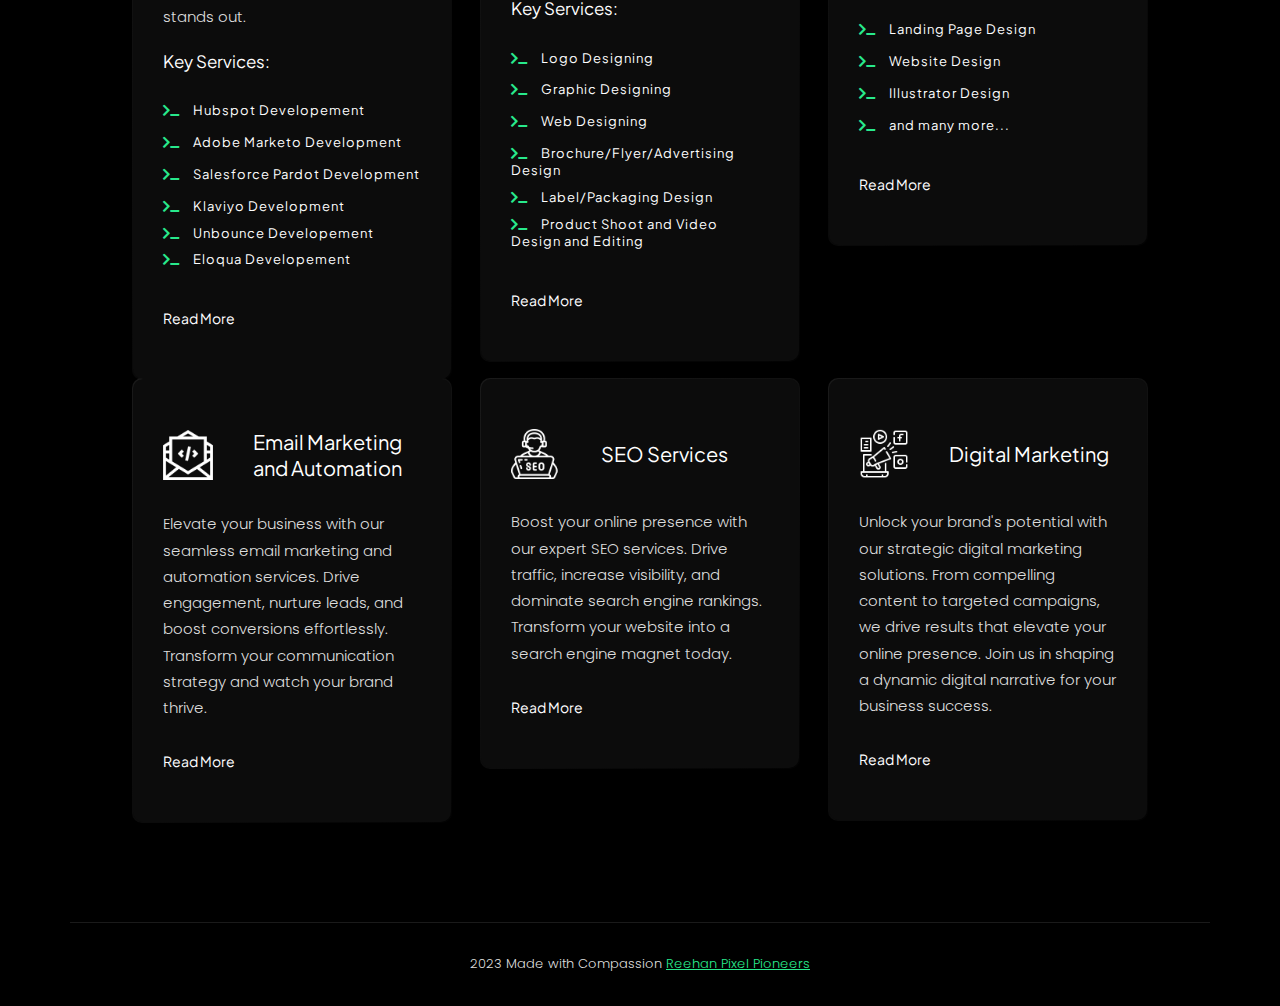
<file: services.html>
<!DOCTYPE html>
<html lang="zxx">

<head>

    <!-- Metas -->
    <meta charset="utf-8">
    <meta http-equiv="X-UA-Compatible" content="IE=edge">
    <meta name="viewport" content="width=device-width, initial-scale=1, maximum-scale=1">
    <meta name="keywords" content="HTML5 Template Gilb Multi-Purpose themeforest">
    <meta name="description" content="Gilb - Multi-Purpose HTML5 Template">
    <meta name="author" content="">
    <link rel="apple-touch-icon" sizes="180x180" href="./assets/imgs/apple-touch-icon.png">
    <link rel="icon" type="image/png" sizes="32x32" href="./assets/imgs/favicon-32x32.png">
    <link rel="icon" type="image/png" sizes="16x16" href="./assets/imgs/favicon-16x16.png">
    <link rel="manifest" href="./assets/imgs/site.webmanifest">
    <link rel="mask-icon" href="./assets/imgs/safari-pinned-tab.svg" color="#5bbad5">
    <meta name="msapplication-TileColor" content="#da532c">
    <meta name="theme-color" content="#ffffff">
    <!-- Title  -->
    <title>Reehan Pixel Pioneers</title>

    <!-- Favicon -->
    <link rel="shortcut icon" href="assets/imgs/favicon.ico">

    <!-- Google Fonts -->
    <link href="https://fonts.googleapis.com/css?family=Poppins:100,200,300,400,500,600,700,800,900&amp;display=swap" rel="stylesheet">
    <link href="https://fonts.googleapis.com/css2?family=Plus+Jakarta+Sans:wght@200;300;400;500;600;700;800&amp;display=swap" rel="stylesheet">

    <!-- Plugins -->
    <link rel="stylesheet" href="assets/css/plugins.css">

    <!-- Core Style Css -->
    <link rel="stylesheet" href="assets/css/style.css">

</head>

<body>



    <!-- ==================== Start Loading ==================== -->

    <div class="loader-wrap">
        <svg viewBox="0 0 1000 1000" preserveAspectRatio="none">
            <path id="svg" d="M0,1005S175,995,500,995s500,5,500,5V0H0Z"></path>
        </svg>

        <div class="loader-wrap-heading">
            <div class="load-text">
                <span>L</span>
                <span>o</span>
                <span>a</span>
                <span>d</span>
                <span>i</span>
                <span>n</span>
                <span>g</span>
            </div>
        </div>
    </div>

    <!-- ==================== End Loading ==================== -->


    <div class="cursor"></div>


    <!-- ==================== Start progress-scroll-button ==================== -->

    <div class="progress-wrap cursor-pointer">
        <svg class="progress-circle svg-content" width="100%" height="100%" viewBox="-1 -1 102 102">
            <path d="M50,1 a49,49 0 0,1 0,98 a49,49 0 0,1 0,-98" />
        </svg>
    </div>

    <!-- ==================== End progress-scroll-button ==================== -->



    <!-- ==================== Start Navbar ==================== -->

    <nav class="navbar navbar-chang navbar-expand-lg">
        <div class="container position-re">
            <div class="row">
                <div class="col-lg-3 col-6 order1">
                    <!-- Logo -->
                    <a class="logo icon-img-200" href="index.html">
                        <img src="assets/imgs/logo.png" alt="logo">
                    </a>
                    <!-- <div class="bord">
                        <!-- Logo
                        <a class="logo icon-img-200" href="#">
                            <img src="assets/imgs/logo.png" alt="logo">
                        </a>
                    </div> -->
                </div>
                <div class="col-lg-6 order3">
                    <div class="bg">
                        <!-- navbar links -->
                        <div class="full-width">
                            <ul class="navbar-nav">
                                <li class="nav-item">
                                    <a class="nav-link" href="about.html"><span
                                            class="rolling-text">About</span></a>
                                </li>
                                <li class="nav-item">
                                    <a class="nav-link" href="services.html"><span
                                            class="rolling-text">Services</span></a>
                                </li>
                                <!-- <li class="nav-item">
                                    <a class="nav-link" href="portfolio.html"><span
                                            class="rolling-text">Portfolio</span></a>
                                </li> -->
                                <!-- <li class="nav-item">
                                    <a class="nav-link" href="blogs.html"><span
                                            class="rolling-text">Blog</span></a>
                                </li> -->
                                <li class="nav-item">
                                    <a class="nav-link" href="contact.html"><span
                                            class="rolling-text">Contact</span></a>
                                </li>
                            </ul>
                        </div>
                    </div>
                </div>
                <div class="col-lg-3 col-6 order2">
                    <div class="bord d-flex justify-content-end">
                        <ul class="social d-flex rest">
                            <li>
                                <a href="https://www.linkedin.com/in/reehan-pixel-pioneers-4056812a8/"><i class="fab fa-linkedin-in"></i></a>
                            </li>
                            <li>
                                <a href="https://www.instagram.com/reehanpixel/"><i class="fab fa-instagram"></i></a>
                            </li>
                            <li>
                                <a href="https://www.facebook.com/reehanpixel?mibextid=9R9pXO"><i class="fab fa-facebook"></i></a>
                            </li>
                        </ul>
                        <button class="navbar-toggler" type="button">
                            <span class="icon-bar"><i class="fas fa-bars"></i></span>
                        </button>
                    </div>
                </div>
            </div>
        </div>
    </nav>

    <!-- ==================== End Navbar ==================== -->


    <main class="pt-80">


        <!-- ==================== Start Services ==================== -->

        <section class="services section-padding">
            <div class="container with-pad">
                <div class="sec-head mb-80">
                    <div class="row justify-content-center">
                        <div class="col-lg-8 text-center">
                            <div class="d-inline-block">
                                <div class="sub-title-icon d-flex align-items-center">
                                    <span class="icon pe-7s-bell"></span>
                                    <h6>My Services</h6>
                                </div>
                            </div>
                            <h3>What Services We Provide ?</h3>
                        </div>
                    </div>
                </div>
                <div class="row">
                    <div class="col-lg-4 col-md-6">
                        <div class="item mb-30">
                            <div class="cont">
                                <div class="d-flex align-items-center mb-30">
                                    <div>
                                        <span class="icon-img-50 mr-40">
                                            <img src="assets/imgs/resume/web-development.png" alt="">
                                        </span>
                                    </div>
                                    <div>
                                        <!-- <span class="opacity-7 fz-13 mb-5">8 Projects</span> -->
                                        <h5 class="fz-20">Web Development</h5>
                                    </div>
                                </div>
                                <p>We don't believe in one-size-fits-all solutions. Our custom web development services are tailored to meet the unique needs of your business, ensuring a website that stands out in a crowded digital landscape.</p>
                                <h6 class="mt-20 mb-20">Key Services:</h6>
                                <div class="feat mt-30">
                                    <div class="mb-15">
                                        <h6 class="fz-13 ls1 mb-10">
                                            <span class="fz-13 mr-10 main-color"><i class="fas fa-terminal"></i></span>Front/Back End Development:
                                        </h6>                                        
                                    </div>
                                    <div class="mb-15">
                                        <h6 class="fz-13 ls1 mb-10">
                                            <span class="fz-13 mr-10 main-color"><i class="fas fa-terminal"></i></span>Landing Page Development:
                                        </h6>                                        
                                    </div>
                                    <div class="mb-15">
                                        <h6 class="fz-13 ls1 mb-10">
                                            <span class="fz-13 mr-10 main-color"><i class="fas fa-terminal"></i></span>Full Stack Web Development:
                                        </h6>                                        
                                    </div>
                                    <div class="mb-15">
                                        <h6 class="fz-13 ls1 mb-10">
                                            <span class="fz-13 mr-10 main-color"><i class="fas fa-terminal"></i></span>HTML/CSS5 Development:
                                        </h6>                                        
                                    </div>
                                    <div class="mb-15">
                                        <h6 class="fz-13 ls1 mb-10">
                                            <span class="fz-13 mr-10 main-color"><i class="fas fa-terminal"></i></span>Custom Web App Development:
                                        </h6>                                        
                                    </div>
                                    <div class="mb-15">
                                        <h6 class="fz-13 ls1 mb-10">
                                            <span class="fz-13 mr-10 main-color"><i class="fas fa-terminal"></i></span>Data Migration and Support:
                                        </h6>                                        
                                    </div>
                                    <div class="languages">
                                        <strong>                                            
                                            <h6 class="fz-13 ls1 mb-10">
                                                <span class="fz-13 mr-10 main-color"><i class="fas fa-terminal"></i></span>Technologies and languages :
                                            </h6>                                        
                                        </strong>
                                        <span class="fz-13 ml-20"><i class="fas fa-check mr-10 main-color"></i>Angular 10+</span>
                                        <span class="fz-13 ml-20 "><i class="fas fa-check mr-10 main-color"></i>React JS </span>
                                        <span class="fz-13 ml-20 "><i class="fas fa-check mr-10 main-color"></i>React Native </span>
                                        <span class="fz-13 ml-20 "><i class="fas fa-check mr-10 main-color"></i>Node JS</span>
                                        <span class="fz-13 ml-20 "><i class="fas fa-check mr-10 main-color"></i>Vue JS</span>
                                        <span class="fz-13 ml-20 "><i class="fas fa-check mr-10 main-color"></i>PHP</span>
                                        <span class="fz-13 ml-20 "><i class="fas fa-check mr-10 main-color"></i>Shopify</span>
                                        <span class="fz-13 ml-20 "><i class="fas fa-check mr-10 main-color"></i>WordPress</span>
                                        <span class="fz-13 ml-20 "><i class="fas fa-check mr-10 main-color"></i>Joomla</span>
                                        <span class="fz-13 ml-20 "><i class="fas fa-check mr-10 main-color"></i>SQL Server/Mongo DB</span>
                                    </div>                                    
                                </div>                                
                                <a href="./assets/imgs/resume/Portfolio Presentation.pdf" class="mt-30">
                                    <span>Read More</span>
                                </a>
                            </div>
                        </div>
                    </div>
                    <div class="col-lg-4 col-md-6">
                        <div class="item mb-30">
                            <div class="cont">
                                <div class="d-flex align-items-center mb-30">
                                    <div>
                                        <span class="icon-img-50 mr-40">
                                            <img src="assets/imgs/resume/mobile-development.png" alt="">
                                        </span>
                                    </div>
                                    <div>
                                        <!-- <span class="opacity-7 fz-13 mb-5"></span> -->
                                        <h5 class="fz-20">Mobile Developement</h5>
                                    </div>
                                </div>
                                <p>Transform your ideas into reality with our end-to-end mobile app development services. From concept to deployment, we ensure a seamless process and a top-notch product.</p>
                                
                                <h6 class="mt-20 mb-20">Key Services:</h6>

                                <div class="feat mt-30">
                                    <div class="mb-15">
                                        <h6 class="fz-13 ls1 mb-10">
                                            <span class="fz-13 mr-10 main-color">
                                                <i class="fas fa-terminal"></i>
                                            </span> 
                                            iOS App Development
                                        </h6>                                        
                                    </div>
                                    <div class="mb-15">
                                        <h6 class="fz-13 ls1 mb-10">
                                            <span class="fz-13 mr-10 main-color">
                                                <i class="fas fa-terminal"></i>
                                            </span> 
                                            Cross-Platform Development:
                                        </h6>
                                    </div>
                                    <div class="mb-15">
                                        <h6 class="fz-13 ls1 mb-10">
                                            <span class="fz-13 mr-10 main-color">
                                                <i class="fas fa-terminal"></i>
                                            </span> 
                                            UI/UX Design: 
                                        </h6>
                                    
                                    </div>
                                    <div>
                                        <h6 class="fz-13 ls1 mb-10">
                                            <span class="fz-13 mr-10 main-color">
                                                <i class="fas fa-terminal"></i>
                                            </span> 
                                            Mobile Strategy Consultation:
                                        </h6>
                                    
                                    </div>    
                                    <div class="languages">
                                        <strong>                                            
                                            <h6 class="fz-13 ls1 mb-10">
                                                <span class="fz-13 mr-10 main-color"><i class="fas fa-terminal"></i></span>Technologies and languages :
                                            </h6>                                        
                                        </strong>
                                        <span class="fz-13 ml-20"><i class="fas fa-check mr-10 main-color"></i>Swift</span>
                                        <span class="fz-13 ml-20 "><i class="fas fa-check mr-10 main-color"></i>Kotlin </span>
                                        <span class="fz-13 ml-20 "><i class="fas fa-check mr-10 main-color"></i>Java </span>
                                        <span class="fz-13 ml-20 "><i class="fas fa-check mr-10 main-color"></i>Node JS</span>
                                        <span class="fz-13 ml-20 "><i class="fas fa-check mr-10 main-color"></i>Flutter</span>
                                        <span class="fz-13 ml-20 "><i class="fas fa-check mr-10 main-color"></i>Xamarin</span>
                                        
                                    </div>                                 
                                </div>                                
                                <a href="./assets/imgs/resume/Portfolio Presentation.pdf" class="mt-30">
                                    <span>Read More</span>
                                </a>
                            </div>
                        </div>
                    </div>
                    <div class="col-lg-4 col-md-6">
                        <div class="item mb-30">
                            <div class="cont">
                                <div class="d-flex align-items-center mb-30">
                                    <div>
                                        <span class="icon-img-50 mr-40">
                                            <img src="assets/imgs/resume/ecommerce-development.png" alt="">
                                        </span>
                                    </div>
                                    <div>
                                        <!-- <span class="opacity-7 fz-13 mb-5">8 Projects</span> -->
                                        <h5 class="fz-20">E-Commerce Development</h5>
                                    </div>
                                </div>
                                <p>Tailored eCommerce development that scales with your business. From mobile commerce to secure payment gateway integration, we transform ideas into dynamic digital storefronts.</p>
                                <h6 class="mt-20 mb-20">Key Services:</h6>

                                <div class="feat mt-30">
                                    <div class="mb-15">
                                        <h6 class="fz-13 ls1 mb-10">
                                            <span class="fz-13 mr-10 main-color">
                                                <i class="fas fa-terminal"></i>
                                            </span> 
                                            ECommerce Website Development
                                        </h6>                                        
                                    </div>
                                    <div class="mb-15">
                                        <h6 class="fz-13 ls1 mb-10">
                                            <span class="fz-13 mr-10 main-color">
                                                <i class="fas fa-terminal"></i>
                                            </span> 
                                            Custom ECommerce Solutions
                                        </h6>
                                    </div>
                                    <div class="mb-15">
                                        <h6 class="fz-13 ls1 mb-10">
                                            <span class="fz-13 mr-10 main-color">
                                                <i class="fas fa-terminal"></i>
                                            </span> 
                                            Mobile Commerce (M-Commerce) 
                                        </h6>
                                    
                                    </div>
                                    <div>
                                        <h6 class="fz-13 ls1 mb-10">
                                            <span class="fz-13 mr-10 main-color">
                                                <i class="fas fa-terminal"></i>
                                            </span> 
                                            Payment Gateway Integration
                                        </h6>
                                    
                                    </div>    
                                    <div class="languages">
                                        <strong>                                            
                                            <h6 class="fz-13 ls1 mb-10">
                                                <span class="fz-13 mr-10 main-color"><i class="fas fa-terminal"></i></span>Technologies and languages :
                                            </h6>                                        
                                        </strong>
                                        <span class="fz-13 ml-20"><i class="fas fa-check mr-10 main-color"></i>Shopify development</span>
                                        <span class="fz-13 ml-20 "><i class="fas fa-check mr-10 main-color"></i>WooCommerce Development </span>
                                        <span class="fz-13 ml-20 "><i class="fas fa-check mr-10 main-color"></i>Magento development </span>
                                        
                                    </div>                                 
                                </div>   
                                <a href="./assets/imgs/resume/Portfolio Presentation.pdf" class="mt-30">
                                    <span>Read More</span>
                                </a>
                            </div>
                        </div>
                    </div>
                    <div class="col-lg-4 col-md-6">
                        <div class="item md-mb30">
                            <div class="cont">
                                <div class="d-flex align-items-center mb-30">
                                    <div>
                                        <span class="icon-img-50 mr-40">
                                            <img src="assets/imgs/resume/cms-development.png" alt="">
                                        </span>
                                    </div>
                                    <div>
                                        <!-- <span class="opacity-7 fz-13 mb-5">8 Projects</span> -->
                                        <h5 class="fz-20">CMS Development</h5>
                                    </div>
                                </div>
                                <p>Transform your online presence with our CMS development services. We craft dynamic websites tailored to your needs, utilizing the latest in content management technology. Empower your business with user-friendly interface0s, seamless navigation, and scalable solutions for a digital experience that stands out.</p>
                                <h6 class="mt-20 mb-20">Key Services:</h6>
                                <div class="feat mt-30">
                                    <div class="mb-15">
                                        <h6 class="fz-13 ls1 mb-10">
                                            <span class="fz-13 mr-10 main-color">
                                                <i class="fas fa-terminal"></i>
                                            </span> 
                                            Hubspot Developement
                                        </h6>                                        
                                    </div>
                                    <div class="mb-15">
                                        <h6 class="fz-13 ls1 mb-10">
                                            <span class="fz-13 mr-10 main-color">
                                                <i class="fas fa-terminal"></i>
                                            </span> 
                                            Adobe Marketo Development
                                        </h6>
                                    </div>
                                    <div class="mb-15">
                                        <h6 class="fz-13 ls1 mb-10">
                                            <span class="fz-13 mr-10 main-color">
                                                <i class="fas fa-terminal"></i>
                                            </span> 
                                            Salesforce Pardot Development
                                        </h6>
                                    
                                    </div>
                                    <div>
                                        <h6 class="fz-13 ls1 mb-10">
                                            <span class="fz-13 mr-10 main-color">
                                                <i class="fas fa-terminal"></i>
                                            </span> 
                                            Klaviyo Development
                                        </h6>
                                    
                                    </div> 
                                    <div>
                                        <h6 class="fz-13 ls1 mb-10">
                                            <span class="fz-13 mr-10 main-color">
                                                <i class="fas fa-terminal"></i>
                                            </span> 
                                            Unbounce Developement
                                        </h6>
                                    
                                    </div>    
                                    <div>
                                        <h6 class="fz-13 ls1 mb-10">
                                            <span class="fz-13 mr-10 main-color">
                                                <i class="fas fa-terminal"></i>
                                            </span> 
                                            Eloqua Developement
                                        </h6>
                                    
                                    </div>    
                                    
                                </div>
                                <a href="./assets/imgs/resume/Portfolio Presentation.pdf" class="mt-30">
                                    <span>Read More</span>
                                </a>
                            </div>
                        </div>
                    </div>
                    <div class="col-lg-4 col-md-6">
                        <div class="item sm-mb30">
                            <div class="cont">
                                <div class="d-flex align-items-center mb-30">
                                    <div>
                                        <span class="icon-img-50 mr-40">
                                            <img src="assets/imgs/resume/graphic-design.png" alt="">
                                        </span>
                                    </div>
                                    <div>
                                        <!-- <span class="opacity-7 fz-13 mb-5">8 Projects</span> -->
                                        <h5 class="fz-20">Web &amp; Graphic Design</h5>
                                    </div>
                                </div>
                                <p>Elevate your online presence with our expert web and graphic design services. We create visually stunning websites that captivate your audience and convey your brand's unique story. Unleash the power of compelling design to leave a lasting impression and drive success for your business.</p>
                                <h6 class="mt-20 mb-20">Key Services:</h6>
                                <div class="feat mt-30">
                                    <div class="mb-15">
                                        <h6 class="fz-13 ls1 mb-10">
                                            <span class="fz-13 mr-10 main-color">
                                                <i class="fas fa-terminal"></i>
                                            </span> 
                                            Logo Designing
                                        </h6>                                        
                                    </div>
                                    <div class="mb-15">
                                        <h6 class="fz-13 ls1 mb-10">
                                            <span class="fz-13 mr-10 main-color">
                                                <i class="fas fa-terminal"></i>
                                            </span> 
                                            Graphic Designing
                                        </h6>
                                    </div>
                                    <div class="mb-15">
                                        <h6 class="fz-13 ls1 mb-10">
                                            <span class="fz-13 mr-10 main-color">
                                                <i class="fas fa-terminal"></i>
                                            </span> 
                                            Web Designing
                                        </h6>
                                    
                                    </div>
                                    <div>
                                        <h6 class="fz-13 ls1 mb-10">
                                            <span class="fz-13 mr-10 main-color">
                                                <i class="fas fa-terminal"></i>
                                            </span> 
                                            Brochure/Flyer/Advertising Design
                                        </h6>
                                    
                                    </div> 
                                    <div>
                                        <h6 class="fz-13 ls1 mb-10">
                                            <span class="fz-13 mr-10 main-color">
                                                <i class="fas fa-terminal"></i>
                                            </span> 
                                            Label/Packaging Design
                                        </h6>                                    
                                    </div> 
                                    <div>
                                        <h6 class="fz-13 ls1 mb-10">
                                            <span class="fz-13 mr-10 main-color">
                                                <i class="fas fa-terminal"></i>
                                            </span> 
                                            Product Shoot and Video Design and Editing
                                        </h6>                                    
                                    </div>                                        
                                    
                                </div>
                                <a href="./assets/imgs/resume/Portfolio Presentation.pdf" class="mt-30">
                                    <span>Read More</span>
                                </a>
                            </div>
                        </div>
                    </div>
                    <div class="col-lg-4 col-md-6">
                        <div class="item">
                            <div class="cont">
                                <div class="d-flex align-items-center mb-30">
                                    <div>
                                        <span class="icon-img-50 mr-40">
                                            <img src="assets/imgs/resume/ux-design.png" alt="">
                                        </span>
                                    </div>
                                    <div>
                                        <!-- <span class="opacity-7 fz-13 mb-5">8 Projects</span> -->
                                        <h5 class="fz-20">UI/UX Design</h5>
                                    </div>
                                </div>
                                <p>Elevate user experiences with our cutting-edge UI/UX design services. We craft visually stunning interfaces that seamlessly blend aesthetics with functionality. Transform your digital presence with our expertise in user-centric design solutions.</p>
                                <h6 class="mt-20 mb-20">Key Services:</h6>
                                <div class="feat mt-30">
                                    <div class="mb-15">
                                        <h6 class="fz-13 ls1 mb-10">
                                            <span class="fz-13 mr-10 main-color">
                                                <i class="fas fa-terminal"></i>
                                            </span> 
                                            Landing Page Design
                                        </h6>                                        
                                    </div>
                                    <div class="mb-15">
                                        <h6 class="fz-13 ls1 mb-10">
                                            <span class="fz-13 mr-10 main-color">
                                                <i class="fas fa-terminal"></i>
                                            </span> 
                                            Website Design
                                        </h6>
                                    </div>
                                    <div class="mb-15">
                                        <h6 class="fz-13 ls1 mb-10">
                                            <span class="fz-13 mr-10 main-color">
                                                <i class="fas fa-terminal"></i>
                                            </span> 
                                            Illustrator Design
                                        </h6>                                    
                                    </div>
                                    <div>
                                        <h6 class="fz-13 ls1 mb-10">
                                            <span class="fz-13 mr-10 main-color">
                                                <i class="fas fa-terminal"></i>
                                            </span> 
                                            and many more...
                                        </h6>
                                    
                                    </div>                                                                   
                                </div>
                                <a href="./assets/imgs/resume/Portfolio Presentation.pdf" class="mt-30">
                                    <span>Read More</span>
                                </a>
                            </div>
                        </div>
                    </div>
                    <div class="col-lg-4 col-md-6">
                        <div class="item">
                            <div class="cont">
                                <div class="d-flex align-items-center mb-30">
                                    <div>
                                        <span class="icon-img-50 mr-40">
                                            <img src="assets/imgs/resume/email-developement.png" alt="">
                                        </span>
                                    </div>
                                    <div>
                                        <!-- <span class="opacity-7 fz-13 mb-5">8 Projects</span> -->
                                        <h5 class="fz-20">Email Marketing and Automation</h5>
                                    </div>
                                </div>
                                <p>Elevate your business with our seamless email marketing and automation services. Drive engagement, nurture leads, and boost conversions effortlessly. Transform your communication strategy and watch your brand thrive.</p>
                                
                                <a href="./assets/imgs/resume/Portfolio Presentation.pdf" class="mt-30">
                                    <span>Read More</span>
                                </a>
                            </div>
                        </div>
                    </div>
                    <div class="col-lg-4 col-md-6">
                        <div class="item">
                            <div class="cont">
                                <div class="d-flex align-items-center mb-30">
                                    <div>
                                        <span class="icon-img-50 mr-40">
                                            <img src="assets/imgs/resume/seo-services.png" alt="">
                                        </span>
                                    </div>
                                    <div>
                                        <!-- <span class="opacity-7 fz-13 mb-5">8 Projects</span> -->
                                        <h5 class="fz-20">SEO Services</h5>
                                    </div>
                                </div>
                                <p>Boost your online presence with our expert SEO services. Drive traffic, increase visibility, and dominate search engine rankings. Transform your website into a search engine magnet today.</p>
                                
                                <a href="./assets/imgs/resume/Portfolio Presentation.pdf" class="mt-30">
                                    <span>Read More</span>
                                </a>
                            </div>
                        </div>
                    </div>
                    <div class="col-lg-4 col-md-6">
                        <div class="item">
                            <div class="cont">
                                <div class="d-flex align-items-center mb-30">
                                    <div>
                                        <span class="icon-img-50 mr-40">
                                            <img src="assets/imgs/resume/digital-marketing.png" alt="">
                                        </span>
                                    </div>
                                    <div>
                                        <!-- <span class="opacity-7 fz-13 mb-5">8 Projects</span> -->
                                        <h5 class="fz-20">Digital Marketing</h5>
                                    </div>
                                </div>
                                <p>Unlock your brand's potential with our strategic digital marketing solutions. From compelling content to targeted campaigns, we drive results that elevate your online presence. Join us in shaping a dynamic digital narrative for your business success.</p>
                                
                                <a href="./assets/imgs/resume/Portfolio Presentation.pdf" class="mt-30">
                                    <span>Read More</span>
                                </a>
                            </div>
                        </div>
                    </div>
                </div>
            </div>
        </section>

        <!-- ==================== End Services ==================== -->



        <!-- ==================== Start Pricing ==================== -->

        <!-- <section class="price section-padding pt-0">
            <div class="container with-pad">
                <div class="sec-head mb-80">
                    <div class="row justify-content-center">
                        <div class="col-lg-8 text-center">
                            <div class="d-inline-block">
                                <div class="sub-title-icon d-flex align-items-center">
                                    <span class="icon pe-7s-rocket"></span>
                                    <h6>My Pricing</h6>
                                </div>
                            </div>
                            <h3>Amazing Pricing For Your Projects</h3>
                            <p class="mt-15">We get involved with clients to solve their design problems and provide more-value™️ to them.</p>
                        </div>
                    </div>
                </div>
                <div class="row">
                    <div class="col-lg-6">
                        <div class="item md-mb50">
                            <h6 class="type">Standard</h6>
                            <div class="content d-flex align-items-center">
                                <div class="amount mr-40">
                                    <h2 class="main-color">$19</h2>
                                    <a href="#0" class="butn butn-md butn-bord radius-30 text-u text-center mt-30">
                                        <span>Sign Up</span>
                                    </a>
                                </div>
                                <div class="feat">
                                    <ul class="rest">
                                        <li><i class="fas fa-check"></i> <span>Need your wireframe</span></li>
                                        <li><i class="fas fa-check"></i> <span>Design with Figma, Framer</span>
                                        </li>
                                        <li><i class="fas fa-check"></i> <span>Implement with Webflow, React,
                                                WordPress, Laravel/PHP</span></li>
                                        <li><i class="fas fa-check"></i> <span>Support 6 months</span></li>
                                    </ul>
                                </div>
                            </div>
                        </div>
                    </div>
                    <div class="col-lg-6">
                        <div class="item">
                            <h6 class="type">Premium</h6>
                            <div class="content d-flex align-items-center">
                                <div class="amount mr-40">
                                    <h2 class="main-color">$59</h2>
                                    <a href="#0" class="butn butn-md butn-bord radius-30 text-u text-center mt-30">
                                        <span>Sign Up</span>
                                    </a>
                                </div>
                                <div class="feat">
                                    <ul class="rest">
                                        <li><i class="fas fa-check"></i> <span>Need your wireframe</span></li>
                                        <li><i class="fas fa-check"></i> <span>Design with Figma, Framer</span>
                                        </li>
                                        <li><i class="fas fa-check"></i> <span>Implement with Webflow, React,
                                                WordPress, Laravel/PHP</span></li>
                                        <li><i class="fas fa-check"></i> <span>Support 6 months</span></li>
                                    </ul>
                                </div>
                            </div>
                        </div>
                    </div>
                </div>
            </div>
        </section> -->

        <!-- ==================== End Pricing ==================== -->
    </main>


    <!-- ==================== Start Footer ==================== -->

    <footer>
        <div class="container pb-30 pt-30 bord-thin-top">
            <div class="row">
                <div class="col-12">
                    <div class="text-center">
                        <p class="fz-13">2023 Made with Compassion <span class="underline main-color"><a href="#" target="_blank">Reehan Pixel Pioneers</a></span></p>
                    </div>
                </div>
            </div>
        </div>
    </footer>

    <!-- ==================== End Footer ==================== -->










    <!-- jQuery -->
    <script src="assets/js/jquery-3.6.0.min.js"></script>
    <script src="assets/js/jquery-migrate-3.4.0.min.js"></script>

    <!-- plugins -->
    <script src="assets/js/plugins.js"></script>

    <!-- custom scripts -->
    <script src="assets/js/scripts.js"></script>

</body>


<!-- Mirrored from ui-themez.smartinnovates.net/items/Gilb/services.html by HTTrack Website Copier/3.x [XR&CO'2014], Wed, 08 Nov 2023 17:54:12 GMT -->

</html>
</file>
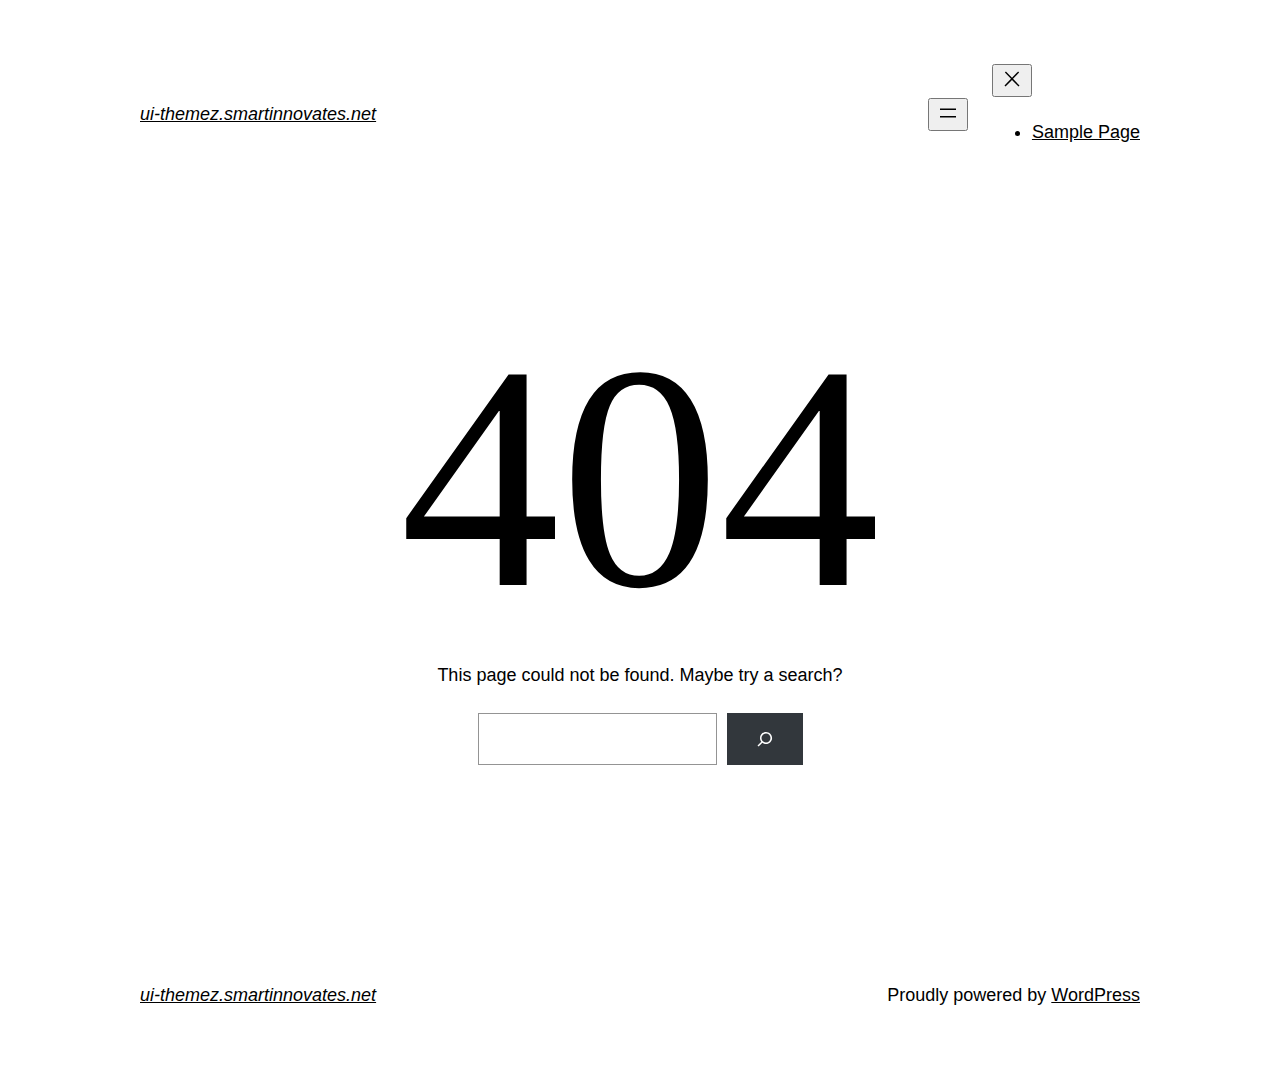
<file: assets/fonts/fa-brands-400.html>
<!DOCTYPE html>
<html lang="en-US">
<head>
	<meta charset="UTF-8" />
	<meta name="viewport" content="width=device-width, initial-scale=1" />
<meta name='robots' content='max-image-preview:large' />
<title>Page not found &#8211; ui-themez.smartinnovates.net</title>
<link rel="alternate" type="application/rss+xml" title="ui-themez.smartinnovates.net &raquo; Feed" href="https://ui-themez.smartinnovates.net/index.php/feed/" />
<link rel="alternate" type="application/rss+xml" title="ui-themez.smartinnovates.net &raquo; Comments Feed" href="https://ui-themez.smartinnovates.net/index.php/comments/feed/" />
<script>
window._wpemojiSettings = {"baseUrl":"https:\/\/s.w.org\/images\/core\/emoji\/14.0.0\/72x72\/","ext":".png","svgUrl":"https:\/\/s.w.org\/images\/core\/emoji\/14.0.0\/svg\/","svgExt":".svg","source":{"concatemoji":"https:\/\/ui-themez.smartinnovates.net\/wp-includes\/js\/wp-emoji-release.min.js?ver=6.4"}};
/*! This file is auto-generated */
!function(i,n){var o,s,e;function c(e){try{var t={supportTests:e,timestamp:(new Date).valueOf()};sessionStorage.setItem(o,JSON.stringify(t))}catch(e){}}function p(e,t,n){e.clearRect(0,0,e.canvas.width,e.canvas.height),e.fillText(t,0,0);var t=new Uint32Array(e.getImageData(0,0,e.canvas.width,e.canvas.height).data),r=(e.clearRect(0,0,e.canvas.width,e.canvas.height),e.fillText(n,0,0),new Uint32Array(e.getImageData(0,0,e.canvas.width,e.canvas.height).data));return t.every(function(e,t){return e===r[t]})}function u(e,t,n){switch(t){case"flag":return n(e,"\ud83c\udff3\ufe0f\u200d\u26a7\ufe0f","\ud83c\udff3\ufe0f\u200b\u26a7\ufe0f")?!1:!n(e,"\ud83c\uddfa\ud83c\uddf3","\ud83c\uddfa\u200b\ud83c\uddf3")&&!n(e,"\ud83c\udff4\udb40\udc67\udb40\udc62\udb40\udc65\udb40\udc6e\udb40\udc67\udb40\udc7f","\ud83c\udff4\u200b\udb40\udc67\u200b\udb40\udc62\u200b\udb40\udc65\u200b\udb40\udc6e\u200b\udb40\udc67\u200b\udb40\udc7f");case"emoji":return!n(e,"\ud83e\udef1\ud83c\udffb\u200d\ud83e\udef2\ud83c\udfff","\ud83e\udef1\ud83c\udffb\u200b\ud83e\udef2\ud83c\udfff")}return!1}function f(e,t,n){var r="undefined"!=typeof WorkerGlobalScope&&self instanceof WorkerGlobalScope?new OffscreenCanvas(300,150):i.createElement("canvas"),a=r.getContext("2d",{willReadFrequently:!0}),o=(a.textBaseline="top",a.font="600 32px Arial",{});return e.forEach(function(e){o[e]=t(a,e,n)}),o}function t(e){var t=i.createElement("script");t.src=e,t.defer=!0,i.head.appendChild(t)}"undefined"!=typeof Promise&&(o="wpEmojiSettingsSupports",s=["flag","emoji"],n.supports={everything:!0,everythingExceptFlag:!0},e=new Promise(function(e){i.addEventListener("DOMContentLoaded",e,{once:!0})}),new Promise(function(t){var n=function(){try{var e=JSON.parse(sessionStorage.getItem(o));if("object"==typeof e&&"number"==typeof e.timestamp&&(new Date).valueOf()<e.timestamp+604800&&"object"==typeof e.supportTests)return e.supportTests}catch(e){}return null}();if(!n){if("undefined"!=typeof Worker&&"undefined"!=typeof OffscreenCanvas&&"undefined"!=typeof URL&&URL.createObjectURL&&"undefined"!=typeof Blob)try{var e="postMessage("+f.toString()+"("+[JSON.stringify(s),u.toString(),p.toString()].join(",")+"));",r=new Blob([e],{type:"text/javascript"}),a=new Worker(URL.createObjectURL(r),{name:"wpTestEmojiSupports"});return void(a.onmessage=function(e){c(n=e.data),a.terminate(),t(n)})}catch(e){}c(n=f(s,u,p))}t(n)}).then(function(e){for(var t in e)n.supports[t]=e[t],n.supports.everything=n.supports.everything&&n.supports[t],"flag"!==t&&(n.supports.everythingExceptFlag=n.supports.everythingExceptFlag&&n.supports[t]);n.supports.everythingExceptFlag=n.supports.everythingExceptFlag&&!n.supports.flag,n.DOMReady=!1,n.readyCallback=function(){n.DOMReady=!0}}).then(function(){return e}).then(function(){var e;n.supports.everything||(n.readyCallback(),(e=n.source||{}).concatemoji?t(e.concatemoji):e.wpemoji&&e.twemoji&&(t(e.twemoji),t(e.wpemoji)))}))}((window,document),window._wpemojiSettings);
</script>
<style id='wp-block-site-logo-inline-css'>
.wp-block-site-logo{box-sizing:border-box;line-height:0}.wp-block-site-logo a{display:inline-block;line-height:0}.wp-block-site-logo.is-default-size img{height:auto;width:120px}.wp-block-site-logo img{height:auto;max-width:100%}.wp-block-site-logo a,.wp-block-site-logo img{border-radius:inherit}.wp-block-site-logo.aligncenter{margin-left:auto;margin-right:auto;text-align:center}.wp-block-site-logo.is-style-rounded{border-radius:9999px}
</style>
<style id='wp-block-site-title-inline-css'>
.wp-block-site-title a{color:inherit}
.wp-block-site-title{font-family: var(--wp--preset--font-family--system-font);font-size: var(--wp--preset--font-size--medium);font-style: italic;font-weight: normal;line-height: var(--wp--custom--typography--line-height--normal);}
</style>
<style id='wp-block-group-inline-css'>
.wp-block-group{box-sizing:border-box}
</style>
<style id='wp-block-group-theme-inline-css'>
:where(.wp-block-group.has-background){padding:1.25em 2.375em}
</style>
<style id='wp-block-page-list-inline-css'>
.wp-block-navigation .wp-block-page-list{align-items:var(--navigation-layout-align,initial);background-color:inherit;display:flex;flex-direction:var(--navigation-layout-direction,initial);flex-wrap:var(--navigation-layout-wrap,wrap);justify-content:var(--navigation-layout-justify,initial)}.wp-block-navigation .wp-block-navigation-item{background-color:inherit}
</style>
<link rel='stylesheet' id='wp-block-navigation-css' href='https://ui-themez.smartinnovates.net/wp-includes/blocks/navigation/style.min.css?ver=6.4' media='all' />
<style id='wp-block-navigation-inline-css'>
.wp-block-navigation a:where(:not(.wp-element-button)){color: inherit;}
</style>
<style id='wp-block-template-part-theme-inline-css'>
.wp-block-template-part.has-background{margin-bottom:0;margin-top:0;padding:1.25em 2.375em}
</style>
<style id='wp-block-heading-inline-css'>
h1.has-background,h2.has-background,h3.has-background,h4.has-background,h5.has-background,h6.has-background{padding:1.25em 2.375em}h1.has-text-align-left[style*=writing-mode]:where([style*=vertical-lr]),h1.has-text-align-right[style*=writing-mode]:where([style*=vertical-rl]),h2.has-text-align-left[style*=writing-mode]:where([style*=vertical-lr]),h2.has-text-align-right[style*=writing-mode]:where([style*=vertical-rl]),h3.has-text-align-left[style*=writing-mode]:where([style*=vertical-lr]),h3.has-text-align-right[style*=writing-mode]:where([style*=vertical-rl]),h4.has-text-align-left[style*=writing-mode]:where([style*=vertical-lr]),h4.has-text-align-right[style*=writing-mode]:where([style*=vertical-rl]),h5.has-text-align-left[style*=writing-mode]:where([style*=vertical-lr]),h5.has-text-align-right[style*=writing-mode]:where([style*=vertical-rl]),h6.has-text-align-left[style*=writing-mode]:where([style*=vertical-lr]),h6.has-text-align-right[style*=writing-mode]:where([style*=vertical-rl]){rotate:180deg}
</style>
<style id='wp-block-paragraph-inline-css'>
.is-small-text{font-size:.875em}.is-regular-text{font-size:1em}.is-large-text{font-size:2.25em}.is-larger-text{font-size:3em}.has-drop-cap:not(:focus):first-letter{float:left;font-size:8.4em;font-style:normal;font-weight:100;line-height:.68;margin:.05em .1em 0 0;text-transform:uppercase}body.rtl .has-drop-cap:not(:focus):first-letter{float:none;margin-left:.1em}p.has-drop-cap.has-background{overflow:hidden}p.has-background{padding:1.25em 2.375em}:where(p.has-text-color:not(.has-link-color)) a{color:inherit}p.has-text-align-left[style*="writing-mode:vertical-lr"],p.has-text-align-right[style*="writing-mode:vertical-rl"]{rotate:180deg}
</style>
<style id='wp-block-search-inline-css'>
.wp-block-search__button{margin-left:10px;word-break:normal}.wp-block-search__button.has-icon{line-height:0}.wp-block-search__button svg{fill:currentColor;min-height:24px;min-width:24px;vertical-align:text-bottom}:where(.wp-block-search__button){border:1px solid #ccc;padding:6px 10px}.wp-block-search__inside-wrapper{display:flex;flex:auto;flex-wrap:nowrap;max-width:100%}.wp-block-search__label{width:100%}.wp-block-search__input{-webkit-appearance:initial;appearance:none;border:1px solid #949494;flex-grow:1;margin-left:0;margin-right:0;min-width:3rem;padding:8px;text-decoration:unset!important}.wp-block-search.wp-block-search__button-only .wp-block-search__button{flex-shrink:0;margin-left:0;max-width:calc(100% - 100px)}:where(.wp-block-search__button-inside .wp-block-search__inside-wrapper){border:1px solid #949494;box-sizing:border-box;padding:4px}:where(.wp-block-search__button-inside .wp-block-search__inside-wrapper) .wp-block-search__input{border:none;border-radius:0;padding:0 4px}:where(.wp-block-search__button-inside .wp-block-search__inside-wrapper) .wp-block-search__input:focus{outline:none}:where(.wp-block-search__button-inside .wp-block-search__inside-wrapper) :where(.wp-block-search__button){padding:4px 8px}.wp-block-search.aligncenter .wp-block-search__inside-wrapper{margin:auto}.wp-block-search__button-behavior-expand .wp-block-search__inside-wrapper{min-width:0!important;transition-property:width}.wp-block-search__button-behavior-expand .wp-block-search__input{flex-basis:100%;transition-duration:.3s}.wp-block-search__button-behavior-expand.wp-block-search__searchfield-hidden,.wp-block-search__button-behavior-expand.wp-block-search__searchfield-hidden .wp-block-search__inside-wrapper{overflow:hidden}.wp-block-search__button-behavior-expand.wp-block-search__searchfield-hidden .wp-block-search__input{border-left-width:0!important;border-right-width:0!important;flex-basis:0;flex-grow:0;margin:0;min-width:0!important;padding-left:0!important;padding-right:0!important;width:0!important}.wp-block[data-align=right] .wp-block-search__button-behavior-expand .wp-block-search__inside-wrapper{float:right}
</style>
<style id='wp-block-search-theme-inline-css'>
.wp-block-search .wp-block-search__label{font-weight:700}.wp-block-search__button{border:1px solid #ccc;padding:.375em .625em}
</style>
<style id='wp-emoji-styles-inline-css'>

	img.wp-smiley, img.emoji {
		display: inline !important;
		border: none !important;
		box-shadow: none !important;
		height: 1em !important;
		width: 1em !important;
		margin: 0 0.07em !important;
		vertical-align: -0.1em !important;
		background: none !important;
		padding: 0 !important;
	}
</style>
<style id='wp-block-library-inline-css'>
:root{--wp-admin-theme-color:#007cba;--wp-admin-theme-color--rgb:0,124,186;--wp-admin-theme-color-darker-10:#006ba1;--wp-admin-theme-color-darker-10--rgb:0,107,161;--wp-admin-theme-color-darker-20:#005a87;--wp-admin-theme-color-darker-20--rgb:0,90,135;--wp-admin-border-width-focus:2px;--wp-block-synced-color:#7a00df;--wp-block-synced-color--rgb:122,0,223}@media (min-resolution:192dpi){:root{--wp-admin-border-width-focus:1.5px}}.wp-element-button{cursor:pointer}:root{--wp--preset--font-size--normal:16px;--wp--preset--font-size--huge:42px}:root .has-very-light-gray-background-color{background-color:#eee}:root .has-very-dark-gray-background-color{background-color:#313131}:root .has-very-light-gray-color{color:#eee}:root .has-very-dark-gray-color{color:#313131}:root .has-vivid-green-cyan-to-vivid-cyan-blue-gradient-background{background:linear-gradient(135deg,#00d084,#0693e3)}:root .has-purple-crush-gradient-background{background:linear-gradient(135deg,#34e2e4,#4721fb 50%,#ab1dfe)}:root .has-hazy-dawn-gradient-background{background:linear-gradient(135deg,#faaca8,#dad0ec)}:root .has-subdued-olive-gradient-background{background:linear-gradient(135deg,#fafae1,#67a671)}:root .has-atomic-cream-gradient-background{background:linear-gradient(135deg,#fdd79a,#004a59)}:root .has-nightshade-gradient-background{background:linear-gradient(135deg,#330968,#31cdcf)}:root .has-midnight-gradient-background{background:linear-gradient(135deg,#020381,#2874fc)}.has-regular-font-size{font-size:1em}.has-larger-font-size{font-size:2.625em}.has-normal-font-size{font-size:var(--wp--preset--font-size--normal)}.has-huge-font-size{font-size:var(--wp--preset--font-size--huge)}.has-text-align-center{text-align:center}.has-text-align-left{text-align:left}.has-text-align-right{text-align:right}#end-resizable-editor-section{display:none}.aligncenter{clear:both}.items-justified-left{justify-content:flex-start}.items-justified-center{justify-content:center}.items-justified-right{justify-content:flex-end}.items-justified-space-between{justify-content:space-between}.screen-reader-text{clip:rect(1px,1px,1px,1px);word-wrap:normal!important;border:0;-webkit-clip-path:inset(50%);clip-path:inset(50%);height:1px;margin:-1px;overflow:hidden;padding:0;position:absolute;width:1px}.screen-reader-text:focus{clip:auto!important;background-color:#ddd;-webkit-clip-path:none;clip-path:none;color:#444;display:block;font-size:1em;height:auto;left:5px;line-height:normal;padding:15px 23px 14px;text-decoration:none;top:5px;width:auto;z-index:100000}html :where(.has-border-color){border-style:solid}html :where([style*=border-top-color]){border-top-style:solid}html :where([style*=border-right-color]){border-right-style:solid}html :where([style*=border-bottom-color]){border-bottom-style:solid}html :where([style*=border-left-color]){border-left-style:solid}html :where([style*=border-width]){border-style:solid}html :where([style*=border-top-width]){border-top-style:solid}html :where([style*=border-right-width]){border-right-style:solid}html :where([style*=border-bottom-width]){border-bottom-style:solid}html :where([style*=border-left-width]){border-left-style:solid}html :where(img[class*=wp-image-]){height:auto;max-width:100%}:where(figure){margin:0 0 1em}html :where(.is-position-sticky){--wp-admin--admin-bar--position-offset:var(--wp-admin--admin-bar--height,0px)}@media screen and (max-width:600px){html :where(.is-position-sticky){--wp-admin--admin-bar--position-offset:0px}}
</style>
<style id='global-styles-inline-css'>
body{--wp--preset--color--black: #000000;--wp--preset--color--cyan-bluish-gray: #abb8c3;--wp--preset--color--white: #ffffff;--wp--preset--color--pale-pink: #f78da7;--wp--preset--color--vivid-red: #cf2e2e;--wp--preset--color--luminous-vivid-orange: #ff6900;--wp--preset--color--luminous-vivid-amber: #fcb900;--wp--preset--color--light-green-cyan: #7bdcb5;--wp--preset--color--vivid-green-cyan: #00d084;--wp--preset--color--pale-cyan-blue: #8ed1fc;--wp--preset--color--vivid-cyan-blue: #0693e3;--wp--preset--color--vivid-purple: #9b51e0;--wp--preset--color--foreground: #000000;--wp--preset--color--background: #ffffff;--wp--preset--color--primary: #1a4548;--wp--preset--color--secondary: #ffe2c7;--wp--preset--color--tertiary: #F6F6F6;--wp--preset--gradient--vivid-cyan-blue-to-vivid-purple: linear-gradient(135deg,rgba(6,147,227,1) 0%,rgb(155,81,224) 100%);--wp--preset--gradient--light-green-cyan-to-vivid-green-cyan: linear-gradient(135deg,rgb(122,220,180) 0%,rgb(0,208,130) 100%);--wp--preset--gradient--luminous-vivid-amber-to-luminous-vivid-orange: linear-gradient(135deg,rgba(252,185,0,1) 0%,rgba(255,105,0,1) 100%);--wp--preset--gradient--luminous-vivid-orange-to-vivid-red: linear-gradient(135deg,rgba(255,105,0,1) 0%,rgb(207,46,46) 100%);--wp--preset--gradient--very-light-gray-to-cyan-bluish-gray: linear-gradient(135deg,rgb(238,238,238) 0%,rgb(169,184,195) 100%);--wp--preset--gradient--cool-to-warm-spectrum: linear-gradient(135deg,rgb(74,234,220) 0%,rgb(151,120,209) 20%,rgb(207,42,186) 40%,rgb(238,44,130) 60%,rgb(251,105,98) 80%,rgb(254,248,76) 100%);--wp--preset--gradient--blush-light-purple: linear-gradient(135deg,rgb(255,206,236) 0%,rgb(152,150,240) 100%);--wp--preset--gradient--blush-bordeaux: linear-gradient(135deg,rgb(254,205,165) 0%,rgb(254,45,45) 50%,rgb(107,0,62) 100%);--wp--preset--gradient--luminous-dusk: linear-gradient(135deg,rgb(255,203,112) 0%,rgb(199,81,192) 50%,rgb(65,88,208) 100%);--wp--preset--gradient--pale-ocean: linear-gradient(135deg,rgb(255,245,203) 0%,rgb(182,227,212) 50%,rgb(51,167,181) 100%);--wp--preset--gradient--electric-grass: linear-gradient(135deg,rgb(202,248,128) 0%,rgb(113,206,126) 100%);--wp--preset--gradient--midnight: linear-gradient(135deg,rgb(2,3,129) 0%,rgb(40,116,252) 100%);--wp--preset--gradient--vertical-secondary-to-tertiary: linear-gradient(to bottom,var(--wp--preset--color--secondary) 0%,var(--wp--preset--color--tertiary) 100%);--wp--preset--gradient--vertical-secondary-to-background: linear-gradient(to bottom,var(--wp--preset--color--secondary) 0%,var(--wp--preset--color--background) 100%);--wp--preset--gradient--vertical-tertiary-to-background: linear-gradient(to bottom,var(--wp--preset--color--tertiary) 0%,var(--wp--preset--color--background) 100%);--wp--preset--gradient--diagonal-primary-to-foreground: linear-gradient(to bottom right,var(--wp--preset--color--primary) 0%,var(--wp--preset--color--foreground) 100%);--wp--preset--gradient--diagonal-secondary-to-background: linear-gradient(to bottom right,var(--wp--preset--color--secondary) 50%,var(--wp--preset--color--background) 50%);--wp--preset--gradient--diagonal-background-to-secondary: linear-gradient(to bottom right,var(--wp--preset--color--background) 50%,var(--wp--preset--color--secondary) 50%);--wp--preset--gradient--diagonal-tertiary-to-background: linear-gradient(to bottom right,var(--wp--preset--color--tertiary) 50%,var(--wp--preset--color--background) 50%);--wp--preset--gradient--diagonal-background-to-tertiary: linear-gradient(to bottom right,var(--wp--preset--color--background) 50%,var(--wp--preset--color--tertiary) 50%);--wp--preset--font-size--small: 1rem;--wp--preset--font-size--medium: 1.125rem;--wp--preset--font-size--large: 1.75rem;--wp--preset--font-size--x-large: clamp(1.75rem, 3vw, 2.25rem);--wp--preset--font-family--system-font: -apple-system,BlinkMacSystemFont,"Segoe UI",Roboto,Oxygen-Sans,Ubuntu,Cantarell,"Helvetica Neue",sans-serif;--wp--preset--font-family--source-serif-pro: "Source Serif Pro", serif;--wp--preset--spacing--20: 0.44rem;--wp--preset--spacing--30: 0.67rem;--wp--preset--spacing--40: 1rem;--wp--preset--spacing--50: 1.5rem;--wp--preset--spacing--60: 2.25rem;--wp--preset--spacing--70: 3.38rem;--wp--preset--spacing--80: 5.06rem;--wp--preset--shadow--natural: 6px 6px 9px rgba(0, 0, 0, 0.2);--wp--preset--shadow--deep: 12px 12px 50px rgba(0, 0, 0, 0.4);--wp--preset--shadow--sharp: 6px 6px 0px rgba(0, 0, 0, 0.2);--wp--preset--shadow--outlined: 6px 6px 0px -3px rgba(255, 255, 255, 1), 6px 6px rgba(0, 0, 0, 1);--wp--preset--shadow--crisp: 6px 6px 0px rgba(0, 0, 0, 1);--wp--custom--spacing--small: max(1.25rem, 5vw);--wp--custom--spacing--medium: clamp(2rem, 8vw, calc(4 * var(--wp--style--block-gap)));--wp--custom--spacing--large: clamp(4rem, 10vw, 8rem);--wp--custom--spacing--outer: var(--wp--custom--spacing--small, 1.25rem);--wp--custom--typography--font-size--huge: clamp(2.25rem, 4vw, 2.75rem);--wp--custom--typography--font-size--gigantic: clamp(2.75rem, 6vw, 3.25rem);--wp--custom--typography--font-size--colossal: clamp(3.25rem, 8vw, 6.25rem);--wp--custom--typography--line-height--tiny: 1.15;--wp--custom--typography--line-height--small: 1.2;--wp--custom--typography--line-height--medium: 1.4;--wp--custom--typography--line-height--normal: 1.6;}body { margin: 0;--wp--style--global--content-size: 650px;--wp--style--global--wide-size: 1000px; }.wp-site-blocks > .alignleft { float: left; margin-right: 2em; }.wp-site-blocks > .alignright { float: right; margin-left: 2em; }.wp-site-blocks > .aligncenter { justify-content: center; margin-left: auto; margin-right: auto; }:where(.wp-site-blocks) > * { margin-block-start: 1.5rem; margin-block-end: 0; }:where(.wp-site-blocks) > :first-child:first-child { margin-block-start: 0; }:where(.wp-site-blocks) > :last-child:last-child { margin-block-end: 0; }body { --wp--style--block-gap: 1.5rem; }:where(body .is-layout-flow)  > :first-child:first-child{margin-block-start: 0;}:where(body .is-layout-flow)  > :last-child:last-child{margin-block-end: 0;}:where(body .is-layout-flow)  > *{margin-block-start: 1.5rem;margin-block-end: 0;}:where(body .is-layout-constrained)  > :first-child:first-child{margin-block-start: 0;}:where(body .is-layout-constrained)  > :last-child:last-child{margin-block-end: 0;}:where(body .is-layout-constrained)  > *{margin-block-start: 1.5rem;margin-block-end: 0;}:where(body .is-layout-flex) {gap: 1.5rem;}:where(body .is-layout-grid) {gap: 1.5rem;}body .is-layout-flow > .alignleft{float: left;margin-inline-start: 0;margin-inline-end: 2em;}body .is-layout-flow > .alignright{float: right;margin-inline-start: 2em;margin-inline-end: 0;}body .is-layout-flow > .aligncenter{margin-left: auto !important;margin-right: auto !important;}body .is-layout-constrained > .alignleft{float: left;margin-inline-start: 0;margin-inline-end: 2em;}body .is-layout-constrained > .alignright{float: right;margin-inline-start: 2em;margin-inline-end: 0;}body .is-layout-constrained > .aligncenter{margin-left: auto !important;margin-right: auto !important;}body .is-layout-constrained > :where(:not(.alignleft):not(.alignright):not(.alignfull)){max-width: var(--wp--style--global--content-size);margin-left: auto !important;margin-right: auto !important;}body .is-layout-constrained > .alignwide{max-width: var(--wp--style--global--wide-size);}body .is-layout-flex{display: flex;}body .is-layout-flex{flex-wrap: wrap;align-items: center;}body .is-layout-flex > *{margin: 0;}body .is-layout-grid{display: grid;}body .is-layout-grid > *{margin: 0;}body{background-color: var(--wp--preset--color--background);color: var(--wp--preset--color--foreground);font-family: var(--wp--preset--font-family--system-font);font-size: var(--wp--preset--font-size--medium);line-height: var(--wp--custom--typography--line-height--normal);padding-top: 0px;padding-right: 0px;padding-bottom: 0px;padding-left: 0px;}a:where(:not(.wp-element-button)){color: var(--wp--preset--color--foreground);text-decoration: underline;}h1{font-family: var(--wp--preset--font-family--source-serif-pro);font-size: var(--wp--custom--typography--font-size--colossal);font-weight: 300;line-height: var(--wp--custom--typography--line-height--tiny);}h2{font-family: var(--wp--preset--font-family--source-serif-pro);font-size: var(--wp--custom--typography--font-size--gigantic);font-weight: 300;line-height: var(--wp--custom--typography--line-height--small);}h3{font-family: var(--wp--preset--font-family--source-serif-pro);font-size: var(--wp--custom--typography--font-size--huge);font-weight: 300;line-height: var(--wp--custom--typography--line-height--tiny);}h4{font-family: var(--wp--preset--font-family--source-serif-pro);font-size: var(--wp--preset--font-size--x-large);font-weight: 300;line-height: var(--wp--custom--typography--line-height--tiny);}h5{font-family: var(--wp--preset--font-family--system-font);font-size: var(--wp--preset--font-size--medium);font-weight: 700;line-height: var(--wp--custom--typography--line-height--normal);text-transform: uppercase;}h6{font-family: var(--wp--preset--font-family--system-font);font-size: var(--wp--preset--font-size--medium);font-weight: 400;line-height: var(--wp--custom--typography--line-height--normal);text-transform: uppercase;}.wp-element-button, .wp-block-button__link{background-color: #32373c;border-width: 0;color: #fff;font-family: inherit;font-size: inherit;line-height: inherit;padding: calc(0.667em + 2px) calc(1.333em + 2px);text-decoration: none;}.has-black-color{color: var(--wp--preset--color--black) !important;}.has-cyan-bluish-gray-color{color: var(--wp--preset--color--cyan-bluish-gray) !important;}.has-white-color{color: var(--wp--preset--color--white) !important;}.has-pale-pink-color{color: var(--wp--preset--color--pale-pink) !important;}.has-vivid-red-color{color: var(--wp--preset--color--vivid-red) !important;}.has-luminous-vivid-orange-color{color: var(--wp--preset--color--luminous-vivid-orange) !important;}.has-luminous-vivid-amber-color{color: var(--wp--preset--color--luminous-vivid-amber) !important;}.has-light-green-cyan-color{color: var(--wp--preset--color--light-green-cyan) !important;}.has-vivid-green-cyan-color{color: var(--wp--preset--color--vivid-green-cyan) !important;}.has-pale-cyan-blue-color{color: var(--wp--preset--color--pale-cyan-blue) !important;}.has-vivid-cyan-blue-color{color: var(--wp--preset--color--vivid-cyan-blue) !important;}.has-vivid-purple-color{color: var(--wp--preset--color--vivid-purple) !important;}.has-foreground-color{color: var(--wp--preset--color--foreground) !important;}.has-background-color{color: var(--wp--preset--color--background) !important;}.has-primary-color{color: var(--wp--preset--color--primary) !important;}.has-secondary-color{color: var(--wp--preset--color--secondary) !important;}.has-tertiary-color{color: var(--wp--preset--color--tertiary) !important;}.has-black-background-color{background-color: var(--wp--preset--color--black) !important;}.has-cyan-bluish-gray-background-color{background-color: var(--wp--preset--color--cyan-bluish-gray) !important;}.has-white-background-color{background-color: var(--wp--preset--color--white) !important;}.has-pale-pink-background-color{background-color: var(--wp--preset--color--pale-pink) !important;}.has-vivid-red-background-color{background-color: var(--wp--preset--color--vivid-red) !important;}.has-luminous-vivid-orange-background-color{background-color: var(--wp--preset--color--luminous-vivid-orange) !important;}.has-luminous-vivid-amber-background-color{background-color: var(--wp--preset--color--luminous-vivid-amber) !important;}.has-light-green-cyan-background-color{background-color: var(--wp--preset--color--light-green-cyan) !important;}.has-vivid-green-cyan-background-color{background-color: var(--wp--preset--color--vivid-green-cyan) !important;}.has-pale-cyan-blue-background-color{background-color: var(--wp--preset--color--pale-cyan-blue) !important;}.has-vivid-cyan-blue-background-color{background-color: var(--wp--preset--color--vivid-cyan-blue) !important;}.has-vivid-purple-background-color{background-color: var(--wp--preset--color--vivid-purple) !important;}.has-foreground-background-color{background-color: var(--wp--preset--color--foreground) !important;}.has-background-background-color{background-color: var(--wp--preset--color--background) !important;}.has-primary-background-color{background-color: var(--wp--preset--color--primary) !important;}.has-secondary-background-color{background-color: var(--wp--preset--color--secondary) !important;}.has-tertiary-background-color{background-color: var(--wp--preset--color--tertiary) !important;}.has-black-border-color{border-color: var(--wp--preset--color--black) !important;}.has-cyan-bluish-gray-border-color{border-color: var(--wp--preset--color--cyan-bluish-gray) !important;}.has-white-border-color{border-color: var(--wp--preset--color--white) !important;}.has-pale-pink-border-color{border-color: var(--wp--preset--color--pale-pink) !important;}.has-vivid-red-border-color{border-color: var(--wp--preset--color--vivid-red) !important;}.has-luminous-vivid-orange-border-color{border-color: var(--wp--preset--color--luminous-vivid-orange) !important;}.has-luminous-vivid-amber-border-color{border-color: var(--wp--preset--color--luminous-vivid-amber) !important;}.has-light-green-cyan-border-color{border-color: var(--wp--preset--color--light-green-cyan) !important;}.has-vivid-green-cyan-border-color{border-color: var(--wp--preset--color--vivid-green-cyan) !important;}.has-pale-cyan-blue-border-color{border-color: var(--wp--preset--color--pale-cyan-blue) !important;}.has-vivid-cyan-blue-border-color{border-color: var(--wp--preset--color--vivid-cyan-blue) !important;}.has-vivid-purple-border-color{border-color: var(--wp--preset--color--vivid-purple) !important;}.has-foreground-border-color{border-color: var(--wp--preset--color--foreground) !important;}.has-background-border-color{border-color: var(--wp--preset--color--background) !important;}.has-primary-border-color{border-color: var(--wp--preset--color--primary) !important;}.has-secondary-border-color{border-color: var(--wp--preset--color--secondary) !important;}.has-tertiary-border-color{border-color: var(--wp--preset--color--tertiary) !important;}.has-vivid-cyan-blue-to-vivid-purple-gradient-background{background: var(--wp--preset--gradient--vivid-cyan-blue-to-vivid-purple) !important;}.has-light-green-cyan-to-vivid-green-cyan-gradient-background{background: var(--wp--preset--gradient--light-green-cyan-to-vivid-green-cyan) !important;}.has-luminous-vivid-amber-to-luminous-vivid-orange-gradient-background{background: var(--wp--preset--gradient--luminous-vivid-amber-to-luminous-vivid-orange) !important;}.has-luminous-vivid-orange-to-vivid-red-gradient-background{background: var(--wp--preset--gradient--luminous-vivid-orange-to-vivid-red) !important;}.has-very-light-gray-to-cyan-bluish-gray-gradient-background{background: var(--wp--preset--gradient--very-light-gray-to-cyan-bluish-gray) !important;}.has-cool-to-warm-spectrum-gradient-background{background: var(--wp--preset--gradient--cool-to-warm-spectrum) !important;}.has-blush-light-purple-gradient-background{background: var(--wp--preset--gradient--blush-light-purple) !important;}.has-blush-bordeaux-gradient-background{background: var(--wp--preset--gradient--blush-bordeaux) !important;}.has-luminous-dusk-gradient-background{background: var(--wp--preset--gradient--luminous-dusk) !important;}.has-pale-ocean-gradient-background{background: var(--wp--preset--gradient--pale-ocean) !important;}.has-electric-grass-gradient-background{background: var(--wp--preset--gradient--electric-grass) !important;}.has-midnight-gradient-background{background: var(--wp--preset--gradient--midnight) !important;}.has-vertical-secondary-to-tertiary-gradient-background{background: var(--wp--preset--gradient--vertical-secondary-to-tertiary) !important;}.has-vertical-secondary-to-background-gradient-background{background: var(--wp--preset--gradient--vertical-secondary-to-background) !important;}.has-vertical-tertiary-to-background-gradient-background{background: var(--wp--preset--gradient--vertical-tertiary-to-background) !important;}.has-diagonal-primary-to-foreground-gradient-background{background: var(--wp--preset--gradient--diagonal-primary-to-foreground) !important;}.has-diagonal-secondary-to-background-gradient-background{background: var(--wp--preset--gradient--diagonal-secondary-to-background) !important;}.has-diagonal-background-to-secondary-gradient-background{background: var(--wp--preset--gradient--diagonal-background-to-secondary) !important;}.has-diagonal-tertiary-to-background-gradient-background{background: var(--wp--preset--gradient--diagonal-tertiary-to-background) !important;}.has-diagonal-background-to-tertiary-gradient-background{background: var(--wp--preset--gradient--diagonal-background-to-tertiary) !important;}.has-small-font-size{font-size: var(--wp--preset--font-size--small) !important;}.has-medium-font-size{font-size: var(--wp--preset--font-size--medium) !important;}.has-large-font-size{font-size: var(--wp--preset--font-size--large) !important;}.has-x-large-font-size{font-size: var(--wp--preset--font-size--x-large) !important;}.has-system-font-font-family{font-family: var(--wp--preset--font-family--system-font) !important;}.has-source-serif-pro-font-family{font-family: var(--wp--preset--font-family--source-serif-pro) !important;}
</style>
<style id='core-block-supports-inline-css'>
.wp-container-core-navigation-layout-1.wp-container-core-navigation-layout-1{justify-content:flex-end;}.wp-container-core-group-layout-2.wp-container-core-group-layout-2{justify-content:space-between;}.wp-container-core-group-layout-6.wp-container-core-group-layout-6{justify-content:space-between;}
</style>
<style id='wp-block-template-skip-link-inline-css'>

		.skip-link.screen-reader-text {
			border: 0;
			clip: rect(1px,1px,1px,1px);
			clip-path: inset(50%);
			height: 1px;
			margin: -1px;
			overflow: hidden;
			padding: 0;
			position: absolute !important;
			width: 1px;
			word-wrap: normal !important;
		}

		.skip-link.screen-reader-text:focus {
			background-color: #eee;
			clip: auto !important;
			clip-path: none;
			color: #444;
			display: block;
			font-size: 1em;
			height: auto;
			left: 5px;
			line-height: normal;
			padding: 15px 23px 14px;
			text-decoration: none;
			top: 5px;
			width: auto;
			z-index: 100000;
		}
</style>
<link rel='stylesheet' id='twentytwentytwo-style-css' href='https://ui-themez.smartinnovates.net/wp-content/themes/twentytwentytwo/style.css?ver=1.2' media='all' />
<script src="https://ui-themez.smartinnovates.net/wp-includes/js/dist/interactivity.min.js?ver=6.4" id="wp-interactivity-js" defer data-wp-strategy="defer"></script>
<script src="https://ui-themez.smartinnovates.net/wp-includes/blocks/navigation/view.min.js?ver=e3d6f3216904b5b42831" id="wp-block-navigation-view-js" defer data-wp-strategy="defer"></script>
<link rel="https://api.w.org/" href="https://ui-themez.smartinnovates.net/index.php/wp-json/" /><link rel="EditURI" type="application/rsd+xml" title="RSD" href="https://ui-themez.smartinnovates.net/xmlrpc.php?rsd" />
<meta name="generator" content="WordPress 6.4" />
<style id='wp-fonts-local'>
@font-face{font-family:"Source Serif Pro";font-style:normal;font-weight:200 900;font-display:fallback;src:url('https://ui-themez.smartinnovates.net/wp-content/themes/twentytwentytwo/assets/fonts/source-serif-pro/SourceSerif4Variable-Roman.ttf.woff2') format('woff2');font-stretch:normal;}
@font-face{font-family:"Source Serif Pro";font-style:italic;font-weight:200 900;font-display:fallback;src:url('https://ui-themez.smartinnovates.net/wp-content/themes/twentytwentytwo/assets/fonts/source-serif-pro/SourceSerif4Variable-Italic.ttf.woff2') format('woff2');font-stretch:normal;}
</style>
</head>

<body class="error404 wp-embed-responsive">

<div class="wp-site-blocks"><header class="wp-block-template-part">
<div class="wp-block-group is-layout-constrained wp-block-group-is-layout-constrained">
<div class="wp-block-group alignwide is-content-justification-space-between is-layout-flex wp-container-core-group-layout-2 wp-block-group-is-layout-flex" style="padding-top:var(--wp--custom--spacing--small, 1.25rem);padding-bottom:var(--wp--custom--spacing--large, 8rem)">
<div class="wp-block-group is-layout-flex wp-block-group-is-layout-flex">

<h1 class="wp-block-site-title"><a href="https://ui-themez.smartinnovates.net" target="_self" rel="home">ui-themez.smartinnovates.net</a></h1></div>


<nav class="is-responsive items-justified-right wp-block-navigation is-content-justification-right is-layout-flex wp-container-core-navigation-layout-1 wp-block-navigation-is-layout-flex" aria-label="" 
			data-wp-interactive
			data-wp-context='{"core":{"navigation":{"overlayOpenedBy":[],"type":"overlay","roleAttribute":"","ariaLabel":"Menu"}}}'
		><button aria-haspopup="true" aria-label="Open menu" class="wp-block-navigation__responsive-container-open " 
			data-wp-on--click="actions.core.navigation.openMenuOnClick"
			data-wp-on--keydown="actions.core.navigation.handleMenuKeydown"
		><svg width="24" height="24" xmlns="http://www.w3.org/2000/svg" viewBox="0 0 24 24" aria-hidden="true" focusable="false"><rect x="4" y="7.5" width="16" height="1.5" /><rect x="4" y="15" width="16" height="1.5" /></svg></button>
			<div class="wp-block-navigation__responsive-container  " style="" id="modal-1" 
			data-wp-class--has-modal-open="selectors.core.navigation.isMenuOpen"
			data-wp-class--is-menu-open="selectors.core.navigation.isMenuOpen"
			data-wp-effect="effects.core.navigation.initMenu"
			data-wp-on--keydown="actions.core.navigation.handleMenuKeydown"
			data-wp-on--focusout="actions.core.navigation.handleMenuFocusout"
			tabindex="-1"
		>
				<div class="wp-block-navigation__responsive-close" tabindex="-1">
					<div class="wp-block-navigation__responsive-dialog" 
			data-wp-bind--aria-modal="selectors.core.navigation.ariaModal"
			data-wp-bind--aria-label="selectors.core.navigation.ariaLabel"
			data-wp-bind--role="selectors.core.navigation.roleAttribute"
			data-wp-effect="effects.core.navigation.focusFirstElement"
		>
							<button aria-label="Close menu" class="wp-block-navigation__responsive-container-close" 
			data-wp-on--click="actions.core.navigation.closeMenuOnClick"
		><svg xmlns="http://www.w3.org/2000/svg" viewBox="0 0 24 24" width="24" height="24" aria-hidden="true" focusable="false"><path d="M13 11.8l6.1-6.3-1-1-6.1 6.2-6.1-6.2-1 1 6.1 6.3-6.5 6.7 1 1 6.5-6.6 6.5 6.6 1-1z"></path></svg></button>
						<div class="wp-block-navigation__responsive-container-content" id="modal-1-content">
							<ul class="wp-block-page-list"><li class="wp-block-pages-list__item wp-block-navigation-item open-on-hover-click"><a class="wp-block-pages-list__item__link wp-block-navigation-item__content" href="https://ui-themez.smartinnovates.net/index.php/sample-page/">Sample Page</a></li></ul>
						</div>
					</div>
				</div>
			</div></nav></div>
</div>
</header>


<main class="wp-block-group is-layout-flow wp-block-group-is-layout-flow">
<div class="wp-block-group is-layout-constrained wp-block-group-is-layout-constrained">

					<h2 class="has-text-align-center wp-block-heading" style="font-size:clamp(4rem, 40vw, 20rem);font-weight:200;line-height:1">404</h2>
					
					
					<p class="has-text-align-center">This page could not be found. Maybe try a search?</p>
					
					<form role="search" method="get" action="https://ui-themez.smartinnovates.net/" class="wp-block-search__button-outside wp-block-search__icon-button aligncenter wp-block-search"    ><label class="wp-block-search__label screen-reader-text" for="wp-block-search__input-2" >Search</label><div class="wp-block-search__inside-wrapper "  style="width: 50%"><input class="wp-block-search__input" id="wp-block-search__input-2" placeholder="" value="" type="search" name="s" required /><button aria-label="Search" class="wp-block-search__button has-icon wp-element-button" type="submit" ><svg class="search-icon" viewBox="0 0 24 24" width="24" height="24">
					<path d="M13 5c-3.3 0-6 2.7-6 6 0 1.4.5 2.7 1.3 3.7l-3.8 3.8 1.1 1.1 3.8-3.8c1 .8 2.3 1.3 3.7 1.3 3.3 0 6-2.7 6-6S16.3 5 13 5zm0 10.5c-2.5 0-4.5-2-4.5-4.5s2-4.5 4.5-4.5 4.5 2 4.5 4.5-2 4.5-4.5 4.5z"></path>
				</svg></button></div></form>
</div>
</main>


<footer class="wp-block-template-part">
<div class="wp-block-group is-layout-constrained wp-block-group-is-layout-constrained" style="padding-top:var(--wp--custom--spacing--large, 8rem)">

					<div class="wp-block-group alignfull is-layout-constrained wp-block-group-is-layout-constrained">
					<div class="wp-block-group alignwide is-content-justification-space-between is-layout-flex wp-container-core-group-layout-6 wp-block-group-is-layout-flex" style="padding-top:4rem;padding-bottom:4rem"><p class="wp-block-site-title"><a href="https://ui-themez.smartinnovates.net" target="_self" rel="home">ui-themez.smartinnovates.net</a></p>

					
					<p class="has-text-align-right">Proudly powered by <a href="https://wordpress.org" rel="nofollow">WordPress</a></p>
					</div>
					</div>
					
</div>

</footer>
</div>
<script id="wp-block-template-skip-link-js-after">
	( function() {
		var skipLinkTarget = document.querySelector( 'main' ),
			sibling,
			skipLinkTargetID,
			skipLink;

		// Early exit if a skip-link target can't be located.
		if ( ! skipLinkTarget ) {
			return;
		}

		/*
		 * Get the site wrapper.
		 * The skip-link will be injected in the beginning of it.
		 */
		sibling = document.querySelector( '.wp-site-blocks' );

		// Early exit if the root element was not found.
		if ( ! sibling ) {
			return;
		}

		// Get the skip-link target's ID, and generate one if it doesn't exist.
		skipLinkTargetID = skipLinkTarget.id;
		if ( ! skipLinkTargetID ) {
			skipLinkTargetID = 'wp--skip-link--target';
			skipLinkTarget.id = skipLinkTargetID;
		}

		// Create the skip link.
		skipLink = document.createElement( 'a' );
		skipLink.classList.add( 'skip-link', 'screen-reader-text' );
		skipLink.href = '#' + skipLinkTargetID;
		skipLink.innerHTML = 'Skip to content';

		// Inject the skip link.
		sibling.parentElement.insertBefore( skipLink, sibling );
	}() );
	
</script>
</body>
</html>

<!-- plugin=object-cache-pro client=phpredis metric#hits=706 metric#misses=48 metric#hit-ratio=93.6 metric#bytes=127986 metric#prefetches=17 metric#store-reads=46 metric#store-writes=2 metric#store-hits=29 metric#store-misses=39 metric#sql-queries=3 metric#ms-total=392.93 metric#ms-cache=10.12 metric#ms-cache-avg=0.2154 metric#ms-cache-ratio=2.6 -->
</file>
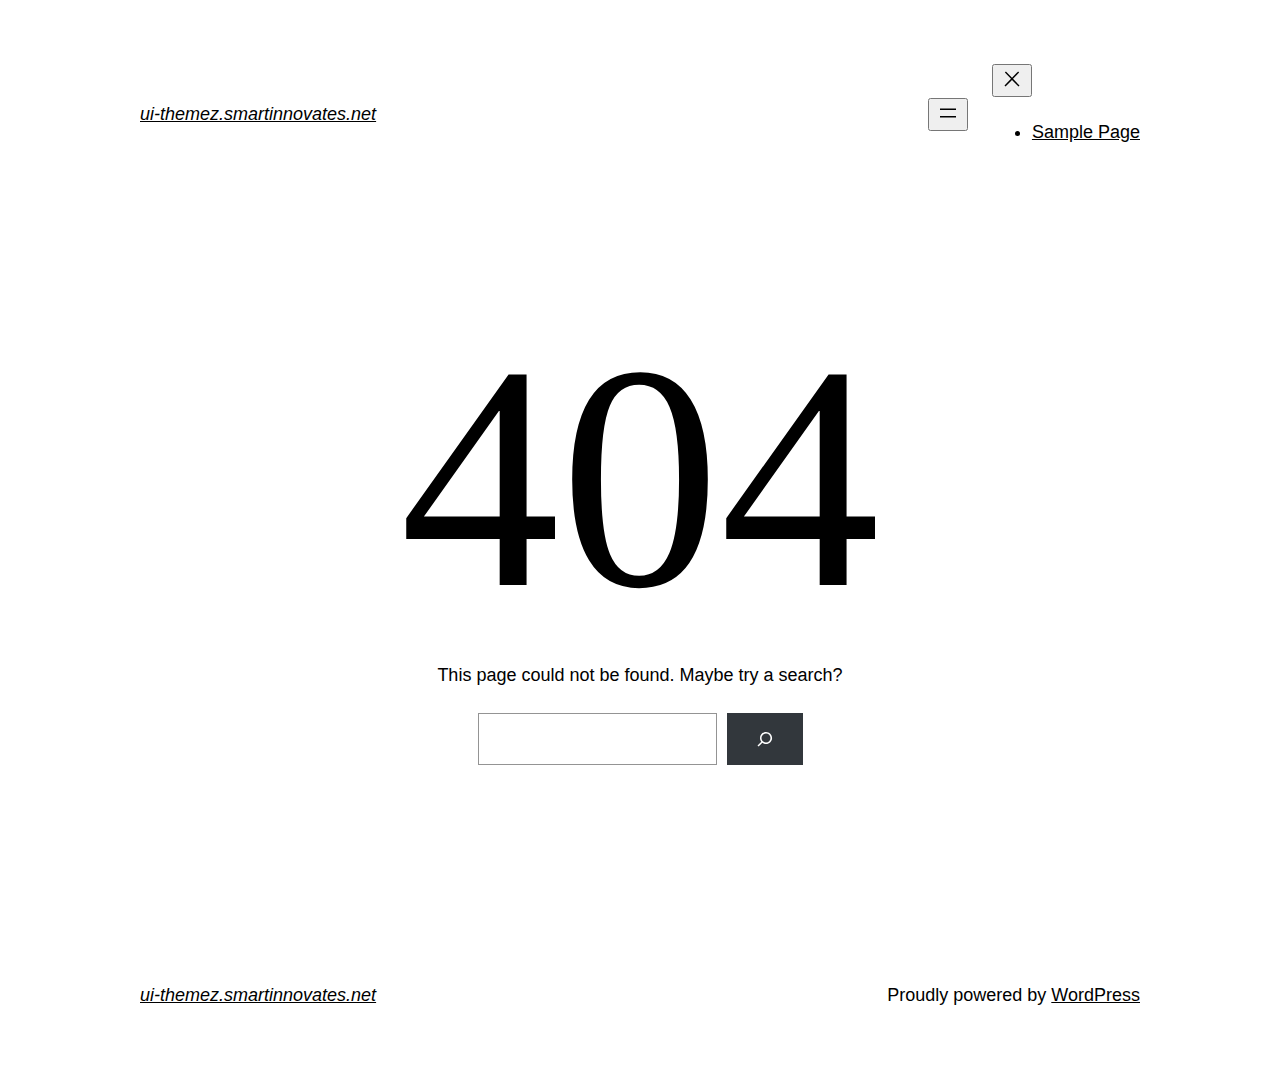
<file: assets/fonts/fa-regular-400.html>
<!DOCTYPE html>
<html lang="en-US">
<head>
	<meta charset="UTF-8" />
	<meta name="viewport" content="width=device-width, initial-scale=1" />
<meta name='robots' content='max-image-preview:large' />
<title>Page not found &#8211; ui-themez.smartinnovates.net</title>
<link rel="alternate" type="application/rss+xml" title="ui-themez.smartinnovates.net &raquo; Feed" href="https://ui-themez.smartinnovates.net/index.php/feed/" />
<link rel="alternate" type="application/rss+xml" title="ui-themez.smartinnovates.net &raquo; Comments Feed" href="https://ui-themez.smartinnovates.net/index.php/comments/feed/" />
<script>
window._wpemojiSettings = {"baseUrl":"https:\/\/s.w.org\/images\/core\/emoji\/14.0.0\/72x72\/","ext":".png","svgUrl":"https:\/\/s.w.org\/images\/core\/emoji\/14.0.0\/svg\/","svgExt":".svg","source":{"concatemoji":"https:\/\/ui-themez.smartinnovates.net\/wp-includes\/js\/wp-emoji-release.min.js?ver=6.4"}};
/*! This file is auto-generated */
!function(i,n){var o,s,e;function c(e){try{var t={supportTests:e,timestamp:(new Date).valueOf()};sessionStorage.setItem(o,JSON.stringify(t))}catch(e){}}function p(e,t,n){e.clearRect(0,0,e.canvas.width,e.canvas.height),e.fillText(t,0,0);var t=new Uint32Array(e.getImageData(0,0,e.canvas.width,e.canvas.height).data),r=(e.clearRect(0,0,e.canvas.width,e.canvas.height),e.fillText(n,0,0),new Uint32Array(e.getImageData(0,0,e.canvas.width,e.canvas.height).data));return t.every(function(e,t){return e===r[t]})}function u(e,t,n){switch(t){case"flag":return n(e,"\ud83c\udff3\ufe0f\u200d\u26a7\ufe0f","\ud83c\udff3\ufe0f\u200b\u26a7\ufe0f")?!1:!n(e,"\ud83c\uddfa\ud83c\uddf3","\ud83c\uddfa\u200b\ud83c\uddf3")&&!n(e,"\ud83c\udff4\udb40\udc67\udb40\udc62\udb40\udc65\udb40\udc6e\udb40\udc67\udb40\udc7f","\ud83c\udff4\u200b\udb40\udc67\u200b\udb40\udc62\u200b\udb40\udc65\u200b\udb40\udc6e\u200b\udb40\udc67\u200b\udb40\udc7f");case"emoji":return!n(e,"\ud83e\udef1\ud83c\udffb\u200d\ud83e\udef2\ud83c\udfff","\ud83e\udef1\ud83c\udffb\u200b\ud83e\udef2\ud83c\udfff")}return!1}function f(e,t,n){var r="undefined"!=typeof WorkerGlobalScope&&self instanceof WorkerGlobalScope?new OffscreenCanvas(300,150):i.createElement("canvas"),a=r.getContext("2d",{willReadFrequently:!0}),o=(a.textBaseline="top",a.font="600 32px Arial",{});return e.forEach(function(e){o[e]=t(a,e,n)}),o}function t(e){var t=i.createElement("script");t.src=e,t.defer=!0,i.head.appendChild(t)}"undefined"!=typeof Promise&&(o="wpEmojiSettingsSupports",s=["flag","emoji"],n.supports={everything:!0,everythingExceptFlag:!0},e=new Promise(function(e){i.addEventListener("DOMContentLoaded",e,{once:!0})}),new Promise(function(t){var n=function(){try{var e=JSON.parse(sessionStorage.getItem(o));if("object"==typeof e&&"number"==typeof e.timestamp&&(new Date).valueOf()<e.timestamp+604800&&"object"==typeof e.supportTests)return e.supportTests}catch(e){}return null}();if(!n){if("undefined"!=typeof Worker&&"undefined"!=typeof OffscreenCanvas&&"undefined"!=typeof URL&&URL.createObjectURL&&"undefined"!=typeof Blob)try{var e="postMessage("+f.toString()+"("+[JSON.stringify(s),u.toString(),p.toString()].join(",")+"));",r=new Blob([e],{type:"text/javascript"}),a=new Worker(URL.createObjectURL(r),{name:"wpTestEmojiSupports"});return void(a.onmessage=function(e){c(n=e.data),a.terminate(),t(n)})}catch(e){}c(n=f(s,u,p))}t(n)}).then(function(e){for(var t in e)n.supports[t]=e[t],n.supports.everything=n.supports.everything&&n.supports[t],"flag"!==t&&(n.supports.everythingExceptFlag=n.supports.everythingExceptFlag&&n.supports[t]);n.supports.everythingExceptFlag=n.supports.everythingExceptFlag&&!n.supports.flag,n.DOMReady=!1,n.readyCallback=function(){n.DOMReady=!0}}).then(function(){return e}).then(function(){var e;n.supports.everything||(n.readyCallback(),(e=n.source||{}).concatemoji?t(e.concatemoji):e.wpemoji&&e.twemoji&&(t(e.twemoji),t(e.wpemoji)))}))}((window,document),window._wpemojiSettings);
</script>
<style id='wp-block-site-logo-inline-css'>
.wp-block-site-logo{box-sizing:border-box;line-height:0}.wp-block-site-logo a{display:inline-block;line-height:0}.wp-block-site-logo.is-default-size img{height:auto;width:120px}.wp-block-site-logo img{height:auto;max-width:100%}.wp-block-site-logo a,.wp-block-site-logo img{border-radius:inherit}.wp-block-site-logo.aligncenter{margin-left:auto;margin-right:auto;text-align:center}.wp-block-site-logo.is-style-rounded{border-radius:9999px}
</style>
<style id='wp-block-site-title-inline-css'>
.wp-block-site-title a{color:inherit}
.wp-block-site-title{font-family: var(--wp--preset--font-family--system-font);font-size: var(--wp--preset--font-size--medium);font-style: italic;font-weight: normal;line-height: var(--wp--custom--typography--line-height--normal);}
</style>
<style id='wp-block-group-inline-css'>
.wp-block-group{box-sizing:border-box}
</style>
<style id='wp-block-group-theme-inline-css'>
:where(.wp-block-group.has-background){padding:1.25em 2.375em}
</style>
<style id='wp-block-page-list-inline-css'>
.wp-block-navigation .wp-block-page-list{align-items:var(--navigation-layout-align,initial);background-color:inherit;display:flex;flex-direction:var(--navigation-layout-direction,initial);flex-wrap:var(--navigation-layout-wrap,wrap);justify-content:var(--navigation-layout-justify,initial)}.wp-block-navigation .wp-block-navigation-item{background-color:inherit}
</style>
<link rel='stylesheet' id='wp-block-navigation-css' href='https://ui-themez.smartinnovates.net/wp-includes/blocks/navigation/style.min.css?ver=6.4' media='all' />
<style id='wp-block-navigation-inline-css'>
.wp-block-navigation a:where(:not(.wp-element-button)){color: inherit;}
</style>
<style id='wp-block-template-part-theme-inline-css'>
.wp-block-template-part.has-background{margin-bottom:0;margin-top:0;padding:1.25em 2.375em}
</style>
<style id='wp-block-heading-inline-css'>
h1.has-background,h2.has-background,h3.has-background,h4.has-background,h5.has-background,h6.has-background{padding:1.25em 2.375em}h1.has-text-align-left[style*=writing-mode]:where([style*=vertical-lr]),h1.has-text-align-right[style*=writing-mode]:where([style*=vertical-rl]),h2.has-text-align-left[style*=writing-mode]:where([style*=vertical-lr]),h2.has-text-align-right[style*=writing-mode]:where([style*=vertical-rl]),h3.has-text-align-left[style*=writing-mode]:where([style*=vertical-lr]),h3.has-text-align-right[style*=writing-mode]:where([style*=vertical-rl]),h4.has-text-align-left[style*=writing-mode]:where([style*=vertical-lr]),h4.has-text-align-right[style*=writing-mode]:where([style*=vertical-rl]),h5.has-text-align-left[style*=writing-mode]:where([style*=vertical-lr]),h5.has-text-align-right[style*=writing-mode]:where([style*=vertical-rl]),h6.has-text-align-left[style*=writing-mode]:where([style*=vertical-lr]),h6.has-text-align-right[style*=writing-mode]:where([style*=vertical-rl]){rotate:180deg}
</style>
<style id='wp-block-paragraph-inline-css'>
.is-small-text{font-size:.875em}.is-regular-text{font-size:1em}.is-large-text{font-size:2.25em}.is-larger-text{font-size:3em}.has-drop-cap:not(:focus):first-letter{float:left;font-size:8.4em;font-style:normal;font-weight:100;line-height:.68;margin:.05em .1em 0 0;text-transform:uppercase}body.rtl .has-drop-cap:not(:focus):first-letter{float:none;margin-left:.1em}p.has-drop-cap.has-background{overflow:hidden}p.has-background{padding:1.25em 2.375em}:where(p.has-text-color:not(.has-link-color)) a{color:inherit}p.has-text-align-left[style*="writing-mode:vertical-lr"],p.has-text-align-right[style*="writing-mode:vertical-rl"]{rotate:180deg}
</style>
<style id='wp-block-search-inline-css'>
.wp-block-search__button{margin-left:10px;word-break:normal}.wp-block-search__button.has-icon{line-height:0}.wp-block-search__button svg{fill:currentColor;min-height:24px;min-width:24px;vertical-align:text-bottom}:where(.wp-block-search__button){border:1px solid #ccc;padding:6px 10px}.wp-block-search__inside-wrapper{display:flex;flex:auto;flex-wrap:nowrap;max-width:100%}.wp-block-search__label{width:100%}.wp-block-search__input{-webkit-appearance:initial;appearance:none;border:1px solid #949494;flex-grow:1;margin-left:0;margin-right:0;min-width:3rem;padding:8px;text-decoration:unset!important}.wp-block-search.wp-block-search__button-only .wp-block-search__button{flex-shrink:0;margin-left:0;max-width:calc(100% - 100px)}:where(.wp-block-search__button-inside .wp-block-search__inside-wrapper){border:1px solid #949494;box-sizing:border-box;padding:4px}:where(.wp-block-search__button-inside .wp-block-search__inside-wrapper) .wp-block-search__input{border:none;border-radius:0;padding:0 4px}:where(.wp-block-search__button-inside .wp-block-search__inside-wrapper) .wp-block-search__input:focus{outline:none}:where(.wp-block-search__button-inside .wp-block-search__inside-wrapper) :where(.wp-block-search__button){padding:4px 8px}.wp-block-search.aligncenter .wp-block-search__inside-wrapper{margin:auto}.wp-block-search__button-behavior-expand .wp-block-search__inside-wrapper{min-width:0!important;transition-property:width}.wp-block-search__button-behavior-expand .wp-block-search__input{flex-basis:100%;transition-duration:.3s}.wp-block-search__button-behavior-expand.wp-block-search__searchfield-hidden,.wp-block-search__button-behavior-expand.wp-block-search__searchfield-hidden .wp-block-search__inside-wrapper{overflow:hidden}.wp-block-search__button-behavior-expand.wp-block-search__searchfield-hidden .wp-block-search__input{border-left-width:0!important;border-right-width:0!important;flex-basis:0;flex-grow:0;margin:0;min-width:0!important;padding-left:0!important;padding-right:0!important;width:0!important}.wp-block[data-align=right] .wp-block-search__button-behavior-expand .wp-block-search__inside-wrapper{float:right}
</style>
<style id='wp-block-search-theme-inline-css'>
.wp-block-search .wp-block-search__label{font-weight:700}.wp-block-search__button{border:1px solid #ccc;padding:.375em .625em}
</style>
<style id='wp-emoji-styles-inline-css'>

	img.wp-smiley, img.emoji {
		display: inline !important;
		border: none !important;
		box-shadow: none !important;
		height: 1em !important;
		width: 1em !important;
		margin: 0 0.07em !important;
		vertical-align: -0.1em !important;
		background: none !important;
		padding: 0 !important;
	}
</style>
<style id='wp-block-library-inline-css'>
:root{--wp-admin-theme-color:#007cba;--wp-admin-theme-color--rgb:0,124,186;--wp-admin-theme-color-darker-10:#006ba1;--wp-admin-theme-color-darker-10--rgb:0,107,161;--wp-admin-theme-color-darker-20:#005a87;--wp-admin-theme-color-darker-20--rgb:0,90,135;--wp-admin-border-width-focus:2px;--wp-block-synced-color:#7a00df;--wp-block-synced-color--rgb:122,0,223}@media (min-resolution:192dpi){:root{--wp-admin-border-width-focus:1.5px}}.wp-element-button{cursor:pointer}:root{--wp--preset--font-size--normal:16px;--wp--preset--font-size--huge:42px}:root .has-very-light-gray-background-color{background-color:#eee}:root .has-very-dark-gray-background-color{background-color:#313131}:root .has-very-light-gray-color{color:#eee}:root .has-very-dark-gray-color{color:#313131}:root .has-vivid-green-cyan-to-vivid-cyan-blue-gradient-background{background:linear-gradient(135deg,#00d084,#0693e3)}:root .has-purple-crush-gradient-background{background:linear-gradient(135deg,#34e2e4,#4721fb 50%,#ab1dfe)}:root .has-hazy-dawn-gradient-background{background:linear-gradient(135deg,#faaca8,#dad0ec)}:root .has-subdued-olive-gradient-background{background:linear-gradient(135deg,#fafae1,#67a671)}:root .has-atomic-cream-gradient-background{background:linear-gradient(135deg,#fdd79a,#004a59)}:root .has-nightshade-gradient-background{background:linear-gradient(135deg,#330968,#31cdcf)}:root .has-midnight-gradient-background{background:linear-gradient(135deg,#020381,#2874fc)}.has-regular-font-size{font-size:1em}.has-larger-font-size{font-size:2.625em}.has-normal-font-size{font-size:var(--wp--preset--font-size--normal)}.has-huge-font-size{font-size:var(--wp--preset--font-size--huge)}.has-text-align-center{text-align:center}.has-text-align-left{text-align:left}.has-text-align-right{text-align:right}#end-resizable-editor-section{display:none}.aligncenter{clear:both}.items-justified-left{justify-content:flex-start}.items-justified-center{justify-content:center}.items-justified-right{justify-content:flex-end}.items-justified-space-between{justify-content:space-between}.screen-reader-text{clip:rect(1px,1px,1px,1px);word-wrap:normal!important;border:0;-webkit-clip-path:inset(50%);clip-path:inset(50%);height:1px;margin:-1px;overflow:hidden;padding:0;position:absolute;width:1px}.screen-reader-text:focus{clip:auto!important;background-color:#ddd;-webkit-clip-path:none;clip-path:none;color:#444;display:block;font-size:1em;height:auto;left:5px;line-height:normal;padding:15px 23px 14px;text-decoration:none;top:5px;width:auto;z-index:100000}html :where(.has-border-color){border-style:solid}html :where([style*=border-top-color]){border-top-style:solid}html :where([style*=border-right-color]){border-right-style:solid}html :where([style*=border-bottom-color]){border-bottom-style:solid}html :where([style*=border-left-color]){border-left-style:solid}html :where([style*=border-width]){border-style:solid}html :where([style*=border-top-width]){border-top-style:solid}html :where([style*=border-right-width]){border-right-style:solid}html :where([style*=border-bottom-width]){border-bottom-style:solid}html :where([style*=border-left-width]){border-left-style:solid}html :where(img[class*=wp-image-]){height:auto;max-width:100%}:where(figure){margin:0 0 1em}html :where(.is-position-sticky){--wp-admin--admin-bar--position-offset:var(--wp-admin--admin-bar--height,0px)}@media screen and (max-width:600px){html :where(.is-position-sticky){--wp-admin--admin-bar--position-offset:0px}}
</style>
<style id='global-styles-inline-css'>
body{--wp--preset--color--black: #000000;--wp--preset--color--cyan-bluish-gray: #abb8c3;--wp--preset--color--white: #ffffff;--wp--preset--color--pale-pink: #f78da7;--wp--preset--color--vivid-red: #cf2e2e;--wp--preset--color--luminous-vivid-orange: #ff6900;--wp--preset--color--luminous-vivid-amber: #fcb900;--wp--preset--color--light-green-cyan: #7bdcb5;--wp--preset--color--vivid-green-cyan: #00d084;--wp--preset--color--pale-cyan-blue: #8ed1fc;--wp--preset--color--vivid-cyan-blue: #0693e3;--wp--preset--color--vivid-purple: #9b51e0;--wp--preset--color--foreground: #000000;--wp--preset--color--background: #ffffff;--wp--preset--color--primary: #1a4548;--wp--preset--color--secondary: #ffe2c7;--wp--preset--color--tertiary: #F6F6F6;--wp--preset--gradient--vivid-cyan-blue-to-vivid-purple: linear-gradient(135deg,rgba(6,147,227,1) 0%,rgb(155,81,224) 100%);--wp--preset--gradient--light-green-cyan-to-vivid-green-cyan: linear-gradient(135deg,rgb(122,220,180) 0%,rgb(0,208,130) 100%);--wp--preset--gradient--luminous-vivid-amber-to-luminous-vivid-orange: linear-gradient(135deg,rgba(252,185,0,1) 0%,rgba(255,105,0,1) 100%);--wp--preset--gradient--luminous-vivid-orange-to-vivid-red: linear-gradient(135deg,rgba(255,105,0,1) 0%,rgb(207,46,46) 100%);--wp--preset--gradient--very-light-gray-to-cyan-bluish-gray: linear-gradient(135deg,rgb(238,238,238) 0%,rgb(169,184,195) 100%);--wp--preset--gradient--cool-to-warm-spectrum: linear-gradient(135deg,rgb(74,234,220) 0%,rgb(151,120,209) 20%,rgb(207,42,186) 40%,rgb(238,44,130) 60%,rgb(251,105,98) 80%,rgb(254,248,76) 100%);--wp--preset--gradient--blush-light-purple: linear-gradient(135deg,rgb(255,206,236) 0%,rgb(152,150,240) 100%);--wp--preset--gradient--blush-bordeaux: linear-gradient(135deg,rgb(254,205,165) 0%,rgb(254,45,45) 50%,rgb(107,0,62) 100%);--wp--preset--gradient--luminous-dusk: linear-gradient(135deg,rgb(255,203,112) 0%,rgb(199,81,192) 50%,rgb(65,88,208) 100%);--wp--preset--gradient--pale-ocean: linear-gradient(135deg,rgb(255,245,203) 0%,rgb(182,227,212) 50%,rgb(51,167,181) 100%);--wp--preset--gradient--electric-grass: linear-gradient(135deg,rgb(202,248,128) 0%,rgb(113,206,126) 100%);--wp--preset--gradient--midnight: linear-gradient(135deg,rgb(2,3,129) 0%,rgb(40,116,252) 100%);--wp--preset--gradient--vertical-secondary-to-tertiary: linear-gradient(to bottom,var(--wp--preset--color--secondary) 0%,var(--wp--preset--color--tertiary) 100%);--wp--preset--gradient--vertical-secondary-to-background: linear-gradient(to bottom,var(--wp--preset--color--secondary) 0%,var(--wp--preset--color--background) 100%);--wp--preset--gradient--vertical-tertiary-to-background: linear-gradient(to bottom,var(--wp--preset--color--tertiary) 0%,var(--wp--preset--color--background) 100%);--wp--preset--gradient--diagonal-primary-to-foreground: linear-gradient(to bottom right,var(--wp--preset--color--primary) 0%,var(--wp--preset--color--foreground) 100%);--wp--preset--gradient--diagonal-secondary-to-background: linear-gradient(to bottom right,var(--wp--preset--color--secondary) 50%,var(--wp--preset--color--background) 50%);--wp--preset--gradient--diagonal-background-to-secondary: linear-gradient(to bottom right,var(--wp--preset--color--background) 50%,var(--wp--preset--color--secondary) 50%);--wp--preset--gradient--diagonal-tertiary-to-background: linear-gradient(to bottom right,var(--wp--preset--color--tertiary) 50%,var(--wp--preset--color--background) 50%);--wp--preset--gradient--diagonal-background-to-tertiary: linear-gradient(to bottom right,var(--wp--preset--color--background) 50%,var(--wp--preset--color--tertiary) 50%);--wp--preset--font-size--small: 1rem;--wp--preset--font-size--medium: 1.125rem;--wp--preset--font-size--large: 1.75rem;--wp--preset--font-size--x-large: clamp(1.75rem, 3vw, 2.25rem);--wp--preset--font-family--system-font: -apple-system,BlinkMacSystemFont,"Segoe UI",Roboto,Oxygen-Sans,Ubuntu,Cantarell,"Helvetica Neue",sans-serif;--wp--preset--font-family--source-serif-pro: "Source Serif Pro", serif;--wp--preset--spacing--20: 0.44rem;--wp--preset--spacing--30: 0.67rem;--wp--preset--spacing--40: 1rem;--wp--preset--spacing--50: 1.5rem;--wp--preset--spacing--60: 2.25rem;--wp--preset--spacing--70: 3.38rem;--wp--preset--spacing--80: 5.06rem;--wp--preset--shadow--natural: 6px 6px 9px rgba(0, 0, 0, 0.2);--wp--preset--shadow--deep: 12px 12px 50px rgba(0, 0, 0, 0.4);--wp--preset--shadow--sharp: 6px 6px 0px rgba(0, 0, 0, 0.2);--wp--preset--shadow--outlined: 6px 6px 0px -3px rgba(255, 255, 255, 1), 6px 6px rgba(0, 0, 0, 1);--wp--preset--shadow--crisp: 6px 6px 0px rgba(0, 0, 0, 1);--wp--custom--spacing--small: max(1.25rem, 5vw);--wp--custom--spacing--medium: clamp(2rem, 8vw, calc(4 * var(--wp--style--block-gap)));--wp--custom--spacing--large: clamp(4rem, 10vw, 8rem);--wp--custom--spacing--outer: var(--wp--custom--spacing--small, 1.25rem);--wp--custom--typography--font-size--huge: clamp(2.25rem, 4vw, 2.75rem);--wp--custom--typography--font-size--gigantic: clamp(2.75rem, 6vw, 3.25rem);--wp--custom--typography--font-size--colossal: clamp(3.25rem, 8vw, 6.25rem);--wp--custom--typography--line-height--tiny: 1.15;--wp--custom--typography--line-height--small: 1.2;--wp--custom--typography--line-height--medium: 1.4;--wp--custom--typography--line-height--normal: 1.6;}body { margin: 0;--wp--style--global--content-size: 650px;--wp--style--global--wide-size: 1000px; }.wp-site-blocks > .alignleft { float: left; margin-right: 2em; }.wp-site-blocks > .alignright { float: right; margin-left: 2em; }.wp-site-blocks > .aligncenter { justify-content: center; margin-left: auto; margin-right: auto; }:where(.wp-site-blocks) > * { margin-block-start: 1.5rem; margin-block-end: 0; }:where(.wp-site-blocks) > :first-child:first-child { margin-block-start: 0; }:where(.wp-site-blocks) > :last-child:last-child { margin-block-end: 0; }body { --wp--style--block-gap: 1.5rem; }:where(body .is-layout-flow)  > :first-child:first-child{margin-block-start: 0;}:where(body .is-layout-flow)  > :last-child:last-child{margin-block-end: 0;}:where(body .is-layout-flow)  > *{margin-block-start: 1.5rem;margin-block-end: 0;}:where(body .is-layout-constrained)  > :first-child:first-child{margin-block-start: 0;}:where(body .is-layout-constrained)  > :last-child:last-child{margin-block-end: 0;}:where(body .is-layout-constrained)  > *{margin-block-start: 1.5rem;margin-block-end: 0;}:where(body .is-layout-flex) {gap: 1.5rem;}:where(body .is-layout-grid) {gap: 1.5rem;}body .is-layout-flow > .alignleft{float: left;margin-inline-start: 0;margin-inline-end: 2em;}body .is-layout-flow > .alignright{float: right;margin-inline-start: 2em;margin-inline-end: 0;}body .is-layout-flow > .aligncenter{margin-left: auto !important;margin-right: auto !important;}body .is-layout-constrained > .alignleft{float: left;margin-inline-start: 0;margin-inline-end: 2em;}body .is-layout-constrained > .alignright{float: right;margin-inline-start: 2em;margin-inline-end: 0;}body .is-layout-constrained > .aligncenter{margin-left: auto !important;margin-right: auto !important;}body .is-layout-constrained > :where(:not(.alignleft):not(.alignright):not(.alignfull)){max-width: var(--wp--style--global--content-size);margin-left: auto !important;margin-right: auto !important;}body .is-layout-constrained > .alignwide{max-width: var(--wp--style--global--wide-size);}body .is-layout-flex{display: flex;}body .is-layout-flex{flex-wrap: wrap;align-items: center;}body .is-layout-flex > *{margin: 0;}body .is-layout-grid{display: grid;}body .is-layout-grid > *{margin: 0;}body{background-color: var(--wp--preset--color--background);color: var(--wp--preset--color--foreground);font-family: var(--wp--preset--font-family--system-font);font-size: var(--wp--preset--font-size--medium);line-height: var(--wp--custom--typography--line-height--normal);padding-top: 0px;padding-right: 0px;padding-bottom: 0px;padding-left: 0px;}a:where(:not(.wp-element-button)){color: var(--wp--preset--color--foreground);text-decoration: underline;}h1{font-family: var(--wp--preset--font-family--source-serif-pro);font-size: var(--wp--custom--typography--font-size--colossal);font-weight: 300;line-height: var(--wp--custom--typography--line-height--tiny);}h2{font-family: var(--wp--preset--font-family--source-serif-pro);font-size: var(--wp--custom--typography--font-size--gigantic);font-weight: 300;line-height: var(--wp--custom--typography--line-height--small);}h3{font-family: var(--wp--preset--font-family--source-serif-pro);font-size: var(--wp--custom--typography--font-size--huge);font-weight: 300;line-height: var(--wp--custom--typography--line-height--tiny);}h4{font-family: var(--wp--preset--font-family--source-serif-pro);font-size: var(--wp--preset--font-size--x-large);font-weight: 300;line-height: var(--wp--custom--typography--line-height--tiny);}h5{font-family: var(--wp--preset--font-family--system-font);font-size: var(--wp--preset--font-size--medium);font-weight: 700;line-height: var(--wp--custom--typography--line-height--normal);text-transform: uppercase;}h6{font-family: var(--wp--preset--font-family--system-font);font-size: var(--wp--preset--font-size--medium);font-weight: 400;line-height: var(--wp--custom--typography--line-height--normal);text-transform: uppercase;}.wp-element-button, .wp-block-button__link{background-color: #32373c;border-width: 0;color: #fff;font-family: inherit;font-size: inherit;line-height: inherit;padding: calc(0.667em + 2px) calc(1.333em + 2px);text-decoration: none;}.has-black-color{color: var(--wp--preset--color--black) !important;}.has-cyan-bluish-gray-color{color: var(--wp--preset--color--cyan-bluish-gray) !important;}.has-white-color{color: var(--wp--preset--color--white) !important;}.has-pale-pink-color{color: var(--wp--preset--color--pale-pink) !important;}.has-vivid-red-color{color: var(--wp--preset--color--vivid-red) !important;}.has-luminous-vivid-orange-color{color: var(--wp--preset--color--luminous-vivid-orange) !important;}.has-luminous-vivid-amber-color{color: var(--wp--preset--color--luminous-vivid-amber) !important;}.has-light-green-cyan-color{color: var(--wp--preset--color--light-green-cyan) !important;}.has-vivid-green-cyan-color{color: var(--wp--preset--color--vivid-green-cyan) !important;}.has-pale-cyan-blue-color{color: var(--wp--preset--color--pale-cyan-blue) !important;}.has-vivid-cyan-blue-color{color: var(--wp--preset--color--vivid-cyan-blue) !important;}.has-vivid-purple-color{color: var(--wp--preset--color--vivid-purple) !important;}.has-foreground-color{color: var(--wp--preset--color--foreground) !important;}.has-background-color{color: var(--wp--preset--color--background) !important;}.has-primary-color{color: var(--wp--preset--color--primary) !important;}.has-secondary-color{color: var(--wp--preset--color--secondary) !important;}.has-tertiary-color{color: var(--wp--preset--color--tertiary) !important;}.has-black-background-color{background-color: var(--wp--preset--color--black) !important;}.has-cyan-bluish-gray-background-color{background-color: var(--wp--preset--color--cyan-bluish-gray) !important;}.has-white-background-color{background-color: var(--wp--preset--color--white) !important;}.has-pale-pink-background-color{background-color: var(--wp--preset--color--pale-pink) !important;}.has-vivid-red-background-color{background-color: var(--wp--preset--color--vivid-red) !important;}.has-luminous-vivid-orange-background-color{background-color: var(--wp--preset--color--luminous-vivid-orange) !important;}.has-luminous-vivid-amber-background-color{background-color: var(--wp--preset--color--luminous-vivid-amber) !important;}.has-light-green-cyan-background-color{background-color: var(--wp--preset--color--light-green-cyan) !important;}.has-vivid-green-cyan-background-color{background-color: var(--wp--preset--color--vivid-green-cyan) !important;}.has-pale-cyan-blue-background-color{background-color: var(--wp--preset--color--pale-cyan-blue) !important;}.has-vivid-cyan-blue-background-color{background-color: var(--wp--preset--color--vivid-cyan-blue) !important;}.has-vivid-purple-background-color{background-color: var(--wp--preset--color--vivid-purple) !important;}.has-foreground-background-color{background-color: var(--wp--preset--color--foreground) !important;}.has-background-background-color{background-color: var(--wp--preset--color--background) !important;}.has-primary-background-color{background-color: var(--wp--preset--color--primary) !important;}.has-secondary-background-color{background-color: var(--wp--preset--color--secondary) !important;}.has-tertiary-background-color{background-color: var(--wp--preset--color--tertiary) !important;}.has-black-border-color{border-color: var(--wp--preset--color--black) !important;}.has-cyan-bluish-gray-border-color{border-color: var(--wp--preset--color--cyan-bluish-gray) !important;}.has-white-border-color{border-color: var(--wp--preset--color--white) !important;}.has-pale-pink-border-color{border-color: var(--wp--preset--color--pale-pink) !important;}.has-vivid-red-border-color{border-color: var(--wp--preset--color--vivid-red) !important;}.has-luminous-vivid-orange-border-color{border-color: var(--wp--preset--color--luminous-vivid-orange) !important;}.has-luminous-vivid-amber-border-color{border-color: var(--wp--preset--color--luminous-vivid-amber) !important;}.has-light-green-cyan-border-color{border-color: var(--wp--preset--color--light-green-cyan) !important;}.has-vivid-green-cyan-border-color{border-color: var(--wp--preset--color--vivid-green-cyan) !important;}.has-pale-cyan-blue-border-color{border-color: var(--wp--preset--color--pale-cyan-blue) !important;}.has-vivid-cyan-blue-border-color{border-color: var(--wp--preset--color--vivid-cyan-blue) !important;}.has-vivid-purple-border-color{border-color: var(--wp--preset--color--vivid-purple) !important;}.has-foreground-border-color{border-color: var(--wp--preset--color--foreground) !important;}.has-background-border-color{border-color: var(--wp--preset--color--background) !important;}.has-primary-border-color{border-color: var(--wp--preset--color--primary) !important;}.has-secondary-border-color{border-color: var(--wp--preset--color--secondary) !important;}.has-tertiary-border-color{border-color: var(--wp--preset--color--tertiary) !important;}.has-vivid-cyan-blue-to-vivid-purple-gradient-background{background: var(--wp--preset--gradient--vivid-cyan-blue-to-vivid-purple) !important;}.has-light-green-cyan-to-vivid-green-cyan-gradient-background{background: var(--wp--preset--gradient--light-green-cyan-to-vivid-green-cyan) !important;}.has-luminous-vivid-amber-to-luminous-vivid-orange-gradient-background{background: var(--wp--preset--gradient--luminous-vivid-amber-to-luminous-vivid-orange) !important;}.has-luminous-vivid-orange-to-vivid-red-gradient-background{background: var(--wp--preset--gradient--luminous-vivid-orange-to-vivid-red) !important;}.has-very-light-gray-to-cyan-bluish-gray-gradient-background{background: var(--wp--preset--gradient--very-light-gray-to-cyan-bluish-gray) !important;}.has-cool-to-warm-spectrum-gradient-background{background: var(--wp--preset--gradient--cool-to-warm-spectrum) !important;}.has-blush-light-purple-gradient-background{background: var(--wp--preset--gradient--blush-light-purple) !important;}.has-blush-bordeaux-gradient-background{background: var(--wp--preset--gradient--blush-bordeaux) !important;}.has-luminous-dusk-gradient-background{background: var(--wp--preset--gradient--luminous-dusk) !important;}.has-pale-ocean-gradient-background{background: var(--wp--preset--gradient--pale-ocean) !important;}.has-electric-grass-gradient-background{background: var(--wp--preset--gradient--electric-grass) !important;}.has-midnight-gradient-background{background: var(--wp--preset--gradient--midnight) !important;}.has-vertical-secondary-to-tertiary-gradient-background{background: var(--wp--preset--gradient--vertical-secondary-to-tertiary) !important;}.has-vertical-secondary-to-background-gradient-background{background: var(--wp--preset--gradient--vertical-secondary-to-background) !important;}.has-vertical-tertiary-to-background-gradient-background{background: var(--wp--preset--gradient--vertical-tertiary-to-background) !important;}.has-diagonal-primary-to-foreground-gradient-background{background: var(--wp--preset--gradient--diagonal-primary-to-foreground) !important;}.has-diagonal-secondary-to-background-gradient-background{background: var(--wp--preset--gradient--diagonal-secondary-to-background) !important;}.has-diagonal-background-to-secondary-gradient-background{background: var(--wp--preset--gradient--diagonal-background-to-secondary) !important;}.has-diagonal-tertiary-to-background-gradient-background{background: var(--wp--preset--gradient--diagonal-tertiary-to-background) !important;}.has-diagonal-background-to-tertiary-gradient-background{background: var(--wp--preset--gradient--diagonal-background-to-tertiary) !important;}.has-small-font-size{font-size: var(--wp--preset--font-size--small) !important;}.has-medium-font-size{font-size: var(--wp--preset--font-size--medium) !important;}.has-large-font-size{font-size: var(--wp--preset--font-size--large) !important;}.has-x-large-font-size{font-size: var(--wp--preset--font-size--x-large) !important;}.has-system-font-font-family{font-family: var(--wp--preset--font-family--system-font) !important;}.has-source-serif-pro-font-family{font-family: var(--wp--preset--font-family--source-serif-pro) !important;}
</style>
<style id='core-block-supports-inline-css'>
.wp-container-core-navigation-layout-1.wp-container-core-navigation-layout-1{justify-content:flex-end;}.wp-container-core-group-layout-2.wp-container-core-group-layout-2{justify-content:space-between;}.wp-container-core-group-layout-6.wp-container-core-group-layout-6{justify-content:space-between;}
</style>
<style id='wp-block-template-skip-link-inline-css'>

		.skip-link.screen-reader-text {
			border: 0;
			clip: rect(1px,1px,1px,1px);
			clip-path: inset(50%);
			height: 1px;
			margin: -1px;
			overflow: hidden;
			padding: 0;
			position: absolute !important;
			width: 1px;
			word-wrap: normal !important;
		}

		.skip-link.screen-reader-text:focus {
			background-color: #eee;
			clip: auto !important;
			clip-path: none;
			color: #444;
			display: block;
			font-size: 1em;
			height: auto;
			left: 5px;
			line-height: normal;
			padding: 15px 23px 14px;
			text-decoration: none;
			top: 5px;
			width: auto;
			z-index: 100000;
		}
</style>
<link rel='stylesheet' id='twentytwentytwo-style-css' href='https://ui-themez.smartinnovates.net/wp-content/themes/twentytwentytwo/style.css?ver=1.2' media='all' />
<script src="https://ui-themez.smartinnovates.net/wp-includes/js/dist/interactivity.min.js?ver=6.4" id="wp-interactivity-js" defer data-wp-strategy="defer"></script>
<script src="https://ui-themez.smartinnovates.net/wp-includes/blocks/navigation/view.min.js?ver=e3d6f3216904b5b42831" id="wp-block-navigation-view-js" defer data-wp-strategy="defer"></script>
<link rel="https://api.w.org/" href="https://ui-themez.smartinnovates.net/index.php/wp-json/" /><link rel="EditURI" type="application/rsd+xml" title="RSD" href="https://ui-themez.smartinnovates.net/xmlrpc.php?rsd" />
<meta name="generator" content="WordPress 6.4" />
<style id='wp-fonts-local'>
@font-face{font-family:"Source Serif Pro";font-style:normal;font-weight:200 900;font-display:fallback;src:url('https://ui-themez.smartinnovates.net/wp-content/themes/twentytwentytwo/assets/fonts/source-serif-pro/SourceSerif4Variable-Roman.ttf.woff2') format('woff2');font-stretch:normal;}
@font-face{font-family:"Source Serif Pro";font-style:italic;font-weight:200 900;font-display:fallback;src:url('https://ui-themez.smartinnovates.net/wp-content/themes/twentytwentytwo/assets/fonts/source-serif-pro/SourceSerif4Variable-Italic.ttf.woff2') format('woff2');font-stretch:normal;}
</style>
</head>

<body class="error404 wp-embed-responsive">

<div class="wp-site-blocks"><header class="wp-block-template-part">
<div class="wp-block-group is-layout-constrained wp-block-group-is-layout-constrained">
<div class="wp-block-group alignwide is-content-justification-space-between is-layout-flex wp-container-core-group-layout-2 wp-block-group-is-layout-flex" style="padding-top:var(--wp--custom--spacing--small, 1.25rem);padding-bottom:var(--wp--custom--spacing--large, 8rem)">
<div class="wp-block-group is-layout-flex wp-block-group-is-layout-flex">

<h1 class="wp-block-site-title"><a href="https://ui-themez.smartinnovates.net" target="_self" rel="home">ui-themez.smartinnovates.net</a></h1></div>


<nav class="is-responsive items-justified-right wp-block-navigation is-content-justification-right is-layout-flex wp-container-core-navigation-layout-1 wp-block-navigation-is-layout-flex" aria-label="" 
			data-wp-interactive
			data-wp-context='{"core":{"navigation":{"overlayOpenedBy":[],"type":"overlay","roleAttribute":"","ariaLabel":"Menu"}}}'
		><button aria-haspopup="true" aria-label="Open menu" class="wp-block-navigation__responsive-container-open " 
			data-wp-on--click="actions.core.navigation.openMenuOnClick"
			data-wp-on--keydown="actions.core.navigation.handleMenuKeydown"
		><svg width="24" height="24" xmlns="http://www.w3.org/2000/svg" viewBox="0 0 24 24" aria-hidden="true" focusable="false"><rect x="4" y="7.5" width="16" height="1.5" /><rect x="4" y="15" width="16" height="1.5" /></svg></button>
			<div class="wp-block-navigation__responsive-container  " style="" id="modal-1" 
			data-wp-class--has-modal-open="selectors.core.navigation.isMenuOpen"
			data-wp-class--is-menu-open="selectors.core.navigation.isMenuOpen"
			data-wp-effect="effects.core.navigation.initMenu"
			data-wp-on--keydown="actions.core.navigation.handleMenuKeydown"
			data-wp-on--focusout="actions.core.navigation.handleMenuFocusout"
			tabindex="-1"
		>
				<div class="wp-block-navigation__responsive-close" tabindex="-1">
					<div class="wp-block-navigation__responsive-dialog" 
			data-wp-bind--aria-modal="selectors.core.navigation.ariaModal"
			data-wp-bind--aria-label="selectors.core.navigation.ariaLabel"
			data-wp-bind--role="selectors.core.navigation.roleAttribute"
			data-wp-effect="effects.core.navigation.focusFirstElement"
		>
							<button aria-label="Close menu" class="wp-block-navigation__responsive-container-close" 
			data-wp-on--click="actions.core.navigation.closeMenuOnClick"
		><svg xmlns="http://www.w3.org/2000/svg" viewBox="0 0 24 24" width="24" height="24" aria-hidden="true" focusable="false"><path d="M13 11.8l6.1-6.3-1-1-6.1 6.2-6.1-6.2-1 1 6.1 6.3-6.5 6.7 1 1 6.5-6.6 6.5 6.6 1-1z"></path></svg></button>
						<div class="wp-block-navigation__responsive-container-content" id="modal-1-content">
							<ul class="wp-block-page-list"><li class="wp-block-pages-list__item wp-block-navigation-item open-on-hover-click"><a class="wp-block-pages-list__item__link wp-block-navigation-item__content" href="https://ui-themez.smartinnovates.net/index.php/sample-page/">Sample Page</a></li></ul>
						</div>
					</div>
				</div>
			</div></nav></div>
</div>
</header>


<main class="wp-block-group is-layout-flow wp-block-group-is-layout-flow">
<div class="wp-block-group is-layout-constrained wp-block-group-is-layout-constrained">

					<h2 class="has-text-align-center wp-block-heading" style="font-size:clamp(4rem, 40vw, 20rem);font-weight:200;line-height:1">404</h2>
					
					
					<p class="has-text-align-center">This page could not be found. Maybe try a search?</p>
					
					<form role="search" method="get" action="https://ui-themez.smartinnovates.net/" class="wp-block-search__button-outside wp-block-search__icon-button aligncenter wp-block-search"    ><label class="wp-block-search__label screen-reader-text" for="wp-block-search__input-2" >Search</label><div class="wp-block-search__inside-wrapper "  style="width: 50%"><input class="wp-block-search__input" id="wp-block-search__input-2" placeholder="" value="" type="search" name="s" required /><button aria-label="Search" class="wp-block-search__button has-icon wp-element-button" type="submit" ><svg class="search-icon" viewBox="0 0 24 24" width="24" height="24">
					<path d="M13 5c-3.3 0-6 2.7-6 6 0 1.4.5 2.7 1.3 3.7l-3.8 3.8 1.1 1.1 3.8-3.8c1 .8 2.3 1.3 3.7 1.3 3.3 0 6-2.7 6-6S16.3 5 13 5zm0 10.5c-2.5 0-4.5-2-4.5-4.5s2-4.5 4.5-4.5 4.5 2 4.5 4.5-2 4.5-4.5 4.5z"></path>
				</svg></button></div></form>
</div>
</main>


<footer class="wp-block-template-part">
<div class="wp-block-group is-layout-constrained wp-block-group-is-layout-constrained" style="padding-top:var(--wp--custom--spacing--large, 8rem)">

					<div class="wp-block-group alignfull is-layout-constrained wp-block-group-is-layout-constrained">
					<div class="wp-block-group alignwide is-content-justification-space-between is-layout-flex wp-container-core-group-layout-6 wp-block-group-is-layout-flex" style="padding-top:4rem;padding-bottom:4rem"><p class="wp-block-site-title"><a href="https://ui-themez.smartinnovates.net" target="_self" rel="home">ui-themez.smartinnovates.net</a></p>

					
					<p class="has-text-align-right">Proudly powered by <a href="https://wordpress.org" rel="nofollow">WordPress</a></p>
					</div>
					</div>
					
</div>

</footer>
</div>
<script id="wp-block-template-skip-link-js-after">
	( function() {
		var skipLinkTarget = document.querySelector( 'main' ),
			sibling,
			skipLinkTargetID,
			skipLink;

		// Early exit if a skip-link target can't be located.
		if ( ! skipLinkTarget ) {
			return;
		}

		/*
		 * Get the site wrapper.
		 * The skip-link will be injected in the beginning of it.
		 */
		sibling = document.querySelector( '.wp-site-blocks' );

		// Early exit if the root element was not found.
		if ( ! sibling ) {
			return;
		}

		// Get the skip-link target's ID, and generate one if it doesn't exist.
		skipLinkTargetID = skipLinkTarget.id;
		if ( ! skipLinkTargetID ) {
			skipLinkTargetID = 'wp--skip-link--target';
			skipLinkTarget.id = skipLinkTargetID;
		}

		// Create the skip link.
		skipLink = document.createElement( 'a' );
		skipLink.classList.add( 'skip-link', 'screen-reader-text' );
		skipLink.href = '#' + skipLinkTargetID;
		skipLink.innerHTML = 'Skip to content';

		// Inject the skip link.
		sibling.parentElement.insertBefore( skipLink, sibling );
	}() );
	
</script>
</body>
</html>

<!-- plugin=object-cache-pro client=phpredis metric#hits=706 metric#misses=48 metric#hit-ratio=93.6 metric#bytes=127987 metric#prefetches=17 metric#store-reads=46 metric#store-writes=3 metric#store-hits=29 metric#store-misses=39 metric#sql-queries=3 metric#ms-total=406.00 metric#ms-cache=9.95 metric#ms-cache-avg=0.2073 metric#ms-cache-ratio=2.5 sample#redis-hits=7133472 sample#redis-misses=491585 sample#redis-hit-ratio=93.5 sample#redis-ops-per-sec=86 sample#redis-evicted-keys=0 sample#redis-used-memory=201369808 sample#redis-used-memory-rss=128196608 sample#redis-memory-fragmentation-ratio=0.6 sample#redis-connected-clients=1 sample#redis-tracking-clients=0 sample#redis-rejected-connections=0 sample#redis-keys=108 -->
</file>
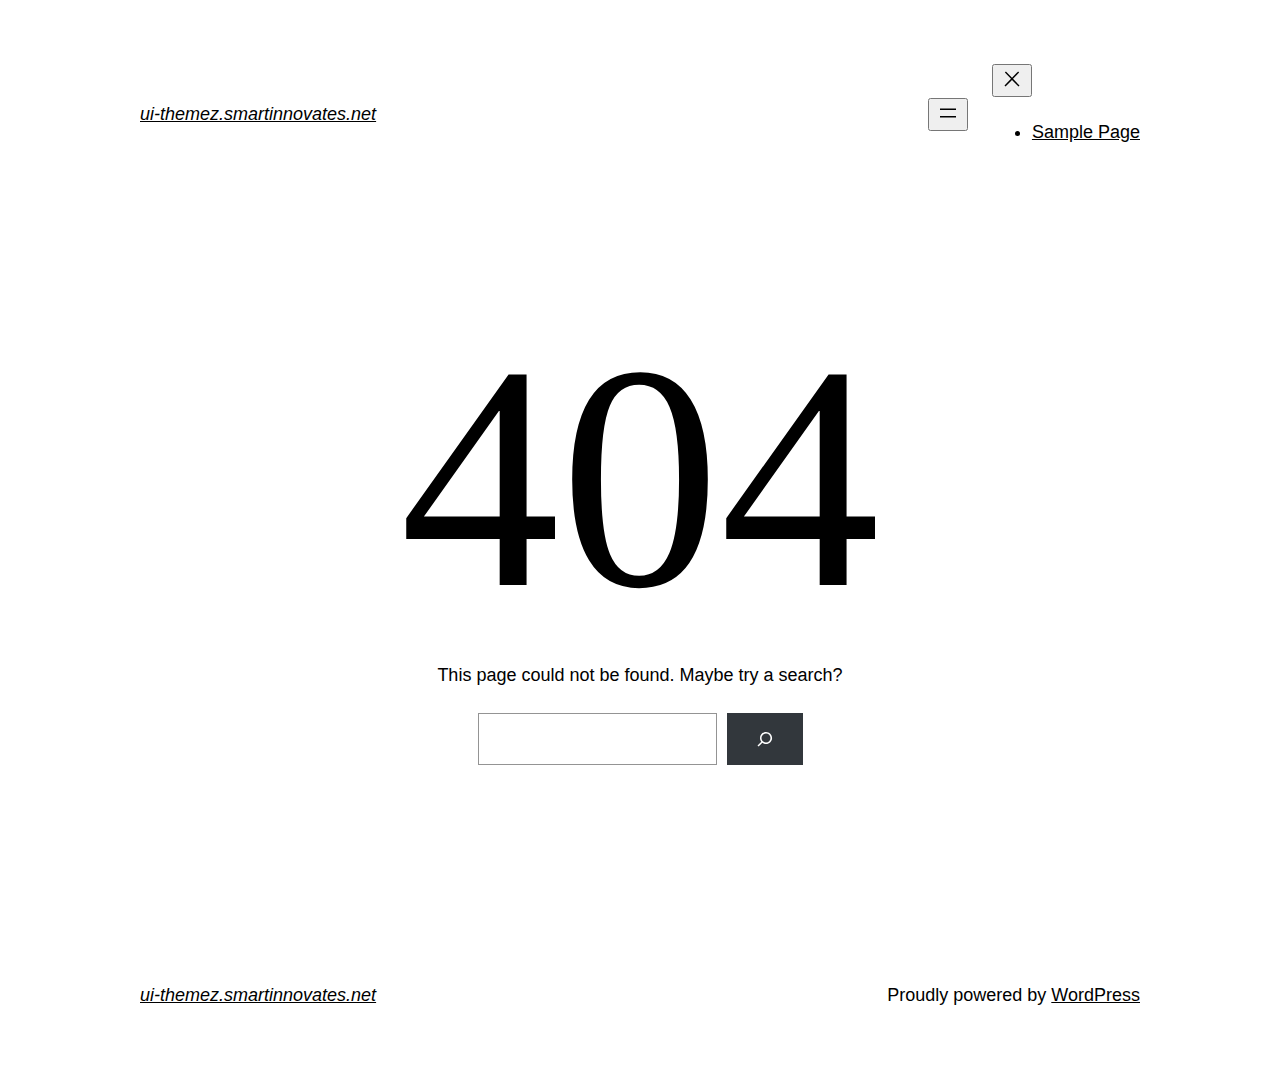
<file: assets/fonts/fa-solid-900.html>
<!DOCTYPE html>
<html lang="en-US">
<head>
	<meta charset="UTF-8" />
	<meta name="viewport" content="width=device-width, initial-scale=1" />
<meta name='robots' content='max-image-preview:large' />
<title>Page not found &#8211; ui-themez.smartinnovates.net</title>
<link rel="alternate" type="application/rss+xml" title="ui-themez.smartinnovates.net &raquo; Feed" href="https://ui-themez.smartinnovates.net/index.php/feed/" />
<link rel="alternate" type="application/rss+xml" title="ui-themez.smartinnovates.net &raquo; Comments Feed" href="https://ui-themez.smartinnovates.net/index.php/comments/feed/" />
<script>
window._wpemojiSettings = {"baseUrl":"https:\/\/s.w.org\/images\/core\/emoji\/14.0.0\/72x72\/","ext":".png","svgUrl":"https:\/\/s.w.org\/images\/core\/emoji\/14.0.0\/svg\/","svgExt":".svg","source":{"concatemoji":"https:\/\/ui-themez.smartinnovates.net\/wp-includes\/js\/wp-emoji-release.min.js?ver=6.4"}};
/*! This file is auto-generated */
!function(i,n){var o,s,e;function c(e){try{var t={supportTests:e,timestamp:(new Date).valueOf()};sessionStorage.setItem(o,JSON.stringify(t))}catch(e){}}function p(e,t,n){e.clearRect(0,0,e.canvas.width,e.canvas.height),e.fillText(t,0,0);var t=new Uint32Array(e.getImageData(0,0,e.canvas.width,e.canvas.height).data),r=(e.clearRect(0,0,e.canvas.width,e.canvas.height),e.fillText(n,0,0),new Uint32Array(e.getImageData(0,0,e.canvas.width,e.canvas.height).data));return t.every(function(e,t){return e===r[t]})}function u(e,t,n){switch(t){case"flag":return n(e,"\ud83c\udff3\ufe0f\u200d\u26a7\ufe0f","\ud83c\udff3\ufe0f\u200b\u26a7\ufe0f")?!1:!n(e,"\ud83c\uddfa\ud83c\uddf3","\ud83c\uddfa\u200b\ud83c\uddf3")&&!n(e,"\ud83c\udff4\udb40\udc67\udb40\udc62\udb40\udc65\udb40\udc6e\udb40\udc67\udb40\udc7f","\ud83c\udff4\u200b\udb40\udc67\u200b\udb40\udc62\u200b\udb40\udc65\u200b\udb40\udc6e\u200b\udb40\udc67\u200b\udb40\udc7f");case"emoji":return!n(e,"\ud83e\udef1\ud83c\udffb\u200d\ud83e\udef2\ud83c\udfff","\ud83e\udef1\ud83c\udffb\u200b\ud83e\udef2\ud83c\udfff")}return!1}function f(e,t,n){var r="undefined"!=typeof WorkerGlobalScope&&self instanceof WorkerGlobalScope?new OffscreenCanvas(300,150):i.createElement("canvas"),a=r.getContext("2d",{willReadFrequently:!0}),o=(a.textBaseline="top",a.font="600 32px Arial",{});return e.forEach(function(e){o[e]=t(a,e,n)}),o}function t(e){var t=i.createElement("script");t.src=e,t.defer=!0,i.head.appendChild(t)}"undefined"!=typeof Promise&&(o="wpEmojiSettingsSupports",s=["flag","emoji"],n.supports={everything:!0,everythingExceptFlag:!0},e=new Promise(function(e){i.addEventListener("DOMContentLoaded",e,{once:!0})}),new Promise(function(t){var n=function(){try{var e=JSON.parse(sessionStorage.getItem(o));if("object"==typeof e&&"number"==typeof e.timestamp&&(new Date).valueOf()<e.timestamp+604800&&"object"==typeof e.supportTests)return e.supportTests}catch(e){}return null}();if(!n){if("undefined"!=typeof Worker&&"undefined"!=typeof OffscreenCanvas&&"undefined"!=typeof URL&&URL.createObjectURL&&"undefined"!=typeof Blob)try{var e="postMessage("+f.toString()+"("+[JSON.stringify(s),u.toString(),p.toString()].join(",")+"));",r=new Blob([e],{type:"text/javascript"}),a=new Worker(URL.createObjectURL(r),{name:"wpTestEmojiSupports"});return void(a.onmessage=function(e){c(n=e.data),a.terminate(),t(n)})}catch(e){}c(n=f(s,u,p))}t(n)}).then(function(e){for(var t in e)n.supports[t]=e[t],n.supports.everything=n.supports.everything&&n.supports[t],"flag"!==t&&(n.supports.everythingExceptFlag=n.supports.everythingExceptFlag&&n.supports[t]);n.supports.everythingExceptFlag=n.supports.everythingExceptFlag&&!n.supports.flag,n.DOMReady=!1,n.readyCallback=function(){n.DOMReady=!0}}).then(function(){return e}).then(function(){var e;n.supports.everything||(n.readyCallback(),(e=n.source||{}).concatemoji?t(e.concatemoji):e.wpemoji&&e.twemoji&&(t(e.twemoji),t(e.wpemoji)))}))}((window,document),window._wpemojiSettings);
</script>
<style id='wp-block-site-logo-inline-css'>
.wp-block-site-logo{box-sizing:border-box;line-height:0}.wp-block-site-logo a{display:inline-block;line-height:0}.wp-block-site-logo.is-default-size img{height:auto;width:120px}.wp-block-site-logo img{height:auto;max-width:100%}.wp-block-site-logo a,.wp-block-site-logo img{border-radius:inherit}.wp-block-site-logo.aligncenter{margin-left:auto;margin-right:auto;text-align:center}.wp-block-site-logo.is-style-rounded{border-radius:9999px}
</style>
<style id='wp-block-site-title-inline-css'>
.wp-block-site-title a{color:inherit}
.wp-block-site-title{font-family: var(--wp--preset--font-family--system-font);font-size: var(--wp--preset--font-size--medium);font-style: italic;font-weight: normal;line-height: var(--wp--custom--typography--line-height--normal);}
</style>
<style id='wp-block-group-inline-css'>
.wp-block-group{box-sizing:border-box}
</style>
<style id='wp-block-group-theme-inline-css'>
:where(.wp-block-group.has-background){padding:1.25em 2.375em}
</style>
<style id='wp-block-page-list-inline-css'>
.wp-block-navigation .wp-block-page-list{align-items:var(--navigation-layout-align,initial);background-color:inherit;display:flex;flex-direction:var(--navigation-layout-direction,initial);flex-wrap:var(--navigation-layout-wrap,wrap);justify-content:var(--navigation-layout-justify,initial)}.wp-block-navigation .wp-block-navigation-item{background-color:inherit}
</style>
<link rel='stylesheet' id='wp-block-navigation-css' href='https://ui-themez.smartinnovates.net/wp-includes/blocks/navigation/style.min.css?ver=6.4' media='all' />
<style id='wp-block-navigation-inline-css'>
.wp-block-navigation a:where(:not(.wp-element-button)){color: inherit;}
</style>
<style id='wp-block-template-part-theme-inline-css'>
.wp-block-template-part.has-background{margin-bottom:0;margin-top:0;padding:1.25em 2.375em}
</style>
<style id='wp-block-heading-inline-css'>
h1.has-background,h2.has-background,h3.has-background,h4.has-background,h5.has-background,h6.has-background{padding:1.25em 2.375em}h1.has-text-align-left[style*=writing-mode]:where([style*=vertical-lr]),h1.has-text-align-right[style*=writing-mode]:where([style*=vertical-rl]),h2.has-text-align-left[style*=writing-mode]:where([style*=vertical-lr]),h2.has-text-align-right[style*=writing-mode]:where([style*=vertical-rl]),h3.has-text-align-left[style*=writing-mode]:where([style*=vertical-lr]),h3.has-text-align-right[style*=writing-mode]:where([style*=vertical-rl]),h4.has-text-align-left[style*=writing-mode]:where([style*=vertical-lr]),h4.has-text-align-right[style*=writing-mode]:where([style*=vertical-rl]),h5.has-text-align-left[style*=writing-mode]:where([style*=vertical-lr]),h5.has-text-align-right[style*=writing-mode]:where([style*=vertical-rl]),h6.has-text-align-left[style*=writing-mode]:where([style*=vertical-lr]),h6.has-text-align-right[style*=writing-mode]:where([style*=vertical-rl]){rotate:180deg}
</style>
<style id='wp-block-paragraph-inline-css'>
.is-small-text{font-size:.875em}.is-regular-text{font-size:1em}.is-large-text{font-size:2.25em}.is-larger-text{font-size:3em}.has-drop-cap:not(:focus):first-letter{float:left;font-size:8.4em;font-style:normal;font-weight:100;line-height:.68;margin:.05em .1em 0 0;text-transform:uppercase}body.rtl .has-drop-cap:not(:focus):first-letter{float:none;margin-left:.1em}p.has-drop-cap.has-background{overflow:hidden}p.has-background{padding:1.25em 2.375em}:where(p.has-text-color:not(.has-link-color)) a{color:inherit}p.has-text-align-left[style*="writing-mode:vertical-lr"],p.has-text-align-right[style*="writing-mode:vertical-rl"]{rotate:180deg}
</style>
<style id='wp-block-search-inline-css'>
.wp-block-search__button{margin-left:10px;word-break:normal}.wp-block-search__button.has-icon{line-height:0}.wp-block-search__button svg{fill:currentColor;min-height:24px;min-width:24px;vertical-align:text-bottom}:where(.wp-block-search__button){border:1px solid #ccc;padding:6px 10px}.wp-block-search__inside-wrapper{display:flex;flex:auto;flex-wrap:nowrap;max-width:100%}.wp-block-search__label{width:100%}.wp-block-search__input{-webkit-appearance:initial;appearance:none;border:1px solid #949494;flex-grow:1;margin-left:0;margin-right:0;min-width:3rem;padding:8px;text-decoration:unset!important}.wp-block-search.wp-block-search__button-only .wp-block-search__button{flex-shrink:0;margin-left:0;max-width:calc(100% - 100px)}:where(.wp-block-search__button-inside .wp-block-search__inside-wrapper){border:1px solid #949494;box-sizing:border-box;padding:4px}:where(.wp-block-search__button-inside .wp-block-search__inside-wrapper) .wp-block-search__input{border:none;border-radius:0;padding:0 4px}:where(.wp-block-search__button-inside .wp-block-search__inside-wrapper) .wp-block-search__input:focus{outline:none}:where(.wp-block-search__button-inside .wp-block-search__inside-wrapper) :where(.wp-block-search__button){padding:4px 8px}.wp-block-search.aligncenter .wp-block-search__inside-wrapper{margin:auto}.wp-block-search__button-behavior-expand .wp-block-search__inside-wrapper{min-width:0!important;transition-property:width}.wp-block-search__button-behavior-expand .wp-block-search__input{flex-basis:100%;transition-duration:.3s}.wp-block-search__button-behavior-expand.wp-block-search__searchfield-hidden,.wp-block-search__button-behavior-expand.wp-block-search__searchfield-hidden .wp-block-search__inside-wrapper{overflow:hidden}.wp-block-search__button-behavior-expand.wp-block-search__searchfield-hidden .wp-block-search__input{border-left-width:0!important;border-right-width:0!important;flex-basis:0;flex-grow:0;margin:0;min-width:0!important;padding-left:0!important;padding-right:0!important;width:0!important}.wp-block[data-align=right] .wp-block-search__button-behavior-expand .wp-block-search__inside-wrapper{float:right}
</style>
<style id='wp-block-search-theme-inline-css'>
.wp-block-search .wp-block-search__label{font-weight:700}.wp-block-search__button{border:1px solid #ccc;padding:.375em .625em}
</style>
<style id='wp-emoji-styles-inline-css'>

	img.wp-smiley, img.emoji {
		display: inline !important;
		border: none !important;
		box-shadow: none !important;
		height: 1em !important;
		width: 1em !important;
		margin: 0 0.07em !important;
		vertical-align: -0.1em !important;
		background: none !important;
		padding: 0 !important;
	}
</style>
<style id='wp-block-library-inline-css'>
:root{--wp-admin-theme-color:#007cba;--wp-admin-theme-color--rgb:0,124,186;--wp-admin-theme-color-darker-10:#006ba1;--wp-admin-theme-color-darker-10--rgb:0,107,161;--wp-admin-theme-color-darker-20:#005a87;--wp-admin-theme-color-darker-20--rgb:0,90,135;--wp-admin-border-width-focus:2px;--wp-block-synced-color:#7a00df;--wp-block-synced-color--rgb:122,0,223}@media (min-resolution:192dpi){:root{--wp-admin-border-width-focus:1.5px}}.wp-element-button{cursor:pointer}:root{--wp--preset--font-size--normal:16px;--wp--preset--font-size--huge:42px}:root .has-very-light-gray-background-color{background-color:#eee}:root .has-very-dark-gray-background-color{background-color:#313131}:root .has-very-light-gray-color{color:#eee}:root .has-very-dark-gray-color{color:#313131}:root .has-vivid-green-cyan-to-vivid-cyan-blue-gradient-background{background:linear-gradient(135deg,#00d084,#0693e3)}:root .has-purple-crush-gradient-background{background:linear-gradient(135deg,#34e2e4,#4721fb 50%,#ab1dfe)}:root .has-hazy-dawn-gradient-background{background:linear-gradient(135deg,#faaca8,#dad0ec)}:root .has-subdued-olive-gradient-background{background:linear-gradient(135deg,#fafae1,#67a671)}:root .has-atomic-cream-gradient-background{background:linear-gradient(135deg,#fdd79a,#004a59)}:root .has-nightshade-gradient-background{background:linear-gradient(135deg,#330968,#31cdcf)}:root .has-midnight-gradient-background{background:linear-gradient(135deg,#020381,#2874fc)}.has-regular-font-size{font-size:1em}.has-larger-font-size{font-size:2.625em}.has-normal-font-size{font-size:var(--wp--preset--font-size--normal)}.has-huge-font-size{font-size:var(--wp--preset--font-size--huge)}.has-text-align-center{text-align:center}.has-text-align-left{text-align:left}.has-text-align-right{text-align:right}#end-resizable-editor-section{display:none}.aligncenter{clear:both}.items-justified-left{justify-content:flex-start}.items-justified-center{justify-content:center}.items-justified-right{justify-content:flex-end}.items-justified-space-between{justify-content:space-between}.screen-reader-text{clip:rect(1px,1px,1px,1px);word-wrap:normal!important;border:0;-webkit-clip-path:inset(50%);clip-path:inset(50%);height:1px;margin:-1px;overflow:hidden;padding:0;position:absolute;width:1px}.screen-reader-text:focus{clip:auto!important;background-color:#ddd;-webkit-clip-path:none;clip-path:none;color:#444;display:block;font-size:1em;height:auto;left:5px;line-height:normal;padding:15px 23px 14px;text-decoration:none;top:5px;width:auto;z-index:100000}html :where(.has-border-color){border-style:solid}html :where([style*=border-top-color]){border-top-style:solid}html :where([style*=border-right-color]){border-right-style:solid}html :where([style*=border-bottom-color]){border-bottom-style:solid}html :where([style*=border-left-color]){border-left-style:solid}html :where([style*=border-width]){border-style:solid}html :where([style*=border-top-width]){border-top-style:solid}html :where([style*=border-right-width]){border-right-style:solid}html :where([style*=border-bottom-width]){border-bottom-style:solid}html :where([style*=border-left-width]){border-left-style:solid}html :where(img[class*=wp-image-]){height:auto;max-width:100%}:where(figure){margin:0 0 1em}html :where(.is-position-sticky){--wp-admin--admin-bar--position-offset:var(--wp-admin--admin-bar--height,0px)}@media screen and (max-width:600px){html :where(.is-position-sticky){--wp-admin--admin-bar--position-offset:0px}}
</style>
<style id='global-styles-inline-css'>
body{--wp--preset--color--black: #000000;--wp--preset--color--cyan-bluish-gray: #abb8c3;--wp--preset--color--white: #ffffff;--wp--preset--color--pale-pink: #f78da7;--wp--preset--color--vivid-red: #cf2e2e;--wp--preset--color--luminous-vivid-orange: #ff6900;--wp--preset--color--luminous-vivid-amber: #fcb900;--wp--preset--color--light-green-cyan: #7bdcb5;--wp--preset--color--vivid-green-cyan: #00d084;--wp--preset--color--pale-cyan-blue: #8ed1fc;--wp--preset--color--vivid-cyan-blue: #0693e3;--wp--preset--color--vivid-purple: #9b51e0;--wp--preset--color--foreground: #000000;--wp--preset--color--background: #ffffff;--wp--preset--color--primary: #1a4548;--wp--preset--color--secondary: #ffe2c7;--wp--preset--color--tertiary: #F6F6F6;--wp--preset--gradient--vivid-cyan-blue-to-vivid-purple: linear-gradient(135deg,rgba(6,147,227,1) 0%,rgb(155,81,224) 100%);--wp--preset--gradient--light-green-cyan-to-vivid-green-cyan: linear-gradient(135deg,rgb(122,220,180) 0%,rgb(0,208,130) 100%);--wp--preset--gradient--luminous-vivid-amber-to-luminous-vivid-orange: linear-gradient(135deg,rgba(252,185,0,1) 0%,rgba(255,105,0,1) 100%);--wp--preset--gradient--luminous-vivid-orange-to-vivid-red: linear-gradient(135deg,rgba(255,105,0,1) 0%,rgb(207,46,46) 100%);--wp--preset--gradient--very-light-gray-to-cyan-bluish-gray: linear-gradient(135deg,rgb(238,238,238) 0%,rgb(169,184,195) 100%);--wp--preset--gradient--cool-to-warm-spectrum: linear-gradient(135deg,rgb(74,234,220) 0%,rgb(151,120,209) 20%,rgb(207,42,186) 40%,rgb(238,44,130) 60%,rgb(251,105,98) 80%,rgb(254,248,76) 100%);--wp--preset--gradient--blush-light-purple: linear-gradient(135deg,rgb(255,206,236) 0%,rgb(152,150,240) 100%);--wp--preset--gradient--blush-bordeaux: linear-gradient(135deg,rgb(254,205,165) 0%,rgb(254,45,45) 50%,rgb(107,0,62) 100%);--wp--preset--gradient--luminous-dusk: linear-gradient(135deg,rgb(255,203,112) 0%,rgb(199,81,192) 50%,rgb(65,88,208) 100%);--wp--preset--gradient--pale-ocean: linear-gradient(135deg,rgb(255,245,203) 0%,rgb(182,227,212) 50%,rgb(51,167,181) 100%);--wp--preset--gradient--electric-grass: linear-gradient(135deg,rgb(202,248,128) 0%,rgb(113,206,126) 100%);--wp--preset--gradient--midnight: linear-gradient(135deg,rgb(2,3,129) 0%,rgb(40,116,252) 100%);--wp--preset--gradient--vertical-secondary-to-tertiary: linear-gradient(to bottom,var(--wp--preset--color--secondary) 0%,var(--wp--preset--color--tertiary) 100%);--wp--preset--gradient--vertical-secondary-to-background: linear-gradient(to bottom,var(--wp--preset--color--secondary) 0%,var(--wp--preset--color--background) 100%);--wp--preset--gradient--vertical-tertiary-to-background: linear-gradient(to bottom,var(--wp--preset--color--tertiary) 0%,var(--wp--preset--color--background) 100%);--wp--preset--gradient--diagonal-primary-to-foreground: linear-gradient(to bottom right,var(--wp--preset--color--primary) 0%,var(--wp--preset--color--foreground) 100%);--wp--preset--gradient--diagonal-secondary-to-background: linear-gradient(to bottom right,var(--wp--preset--color--secondary) 50%,var(--wp--preset--color--background) 50%);--wp--preset--gradient--diagonal-background-to-secondary: linear-gradient(to bottom right,var(--wp--preset--color--background) 50%,var(--wp--preset--color--secondary) 50%);--wp--preset--gradient--diagonal-tertiary-to-background: linear-gradient(to bottom right,var(--wp--preset--color--tertiary) 50%,var(--wp--preset--color--background) 50%);--wp--preset--gradient--diagonal-background-to-tertiary: linear-gradient(to bottom right,var(--wp--preset--color--background) 50%,var(--wp--preset--color--tertiary) 50%);--wp--preset--font-size--small: 1rem;--wp--preset--font-size--medium: 1.125rem;--wp--preset--font-size--large: 1.75rem;--wp--preset--font-size--x-large: clamp(1.75rem, 3vw, 2.25rem);--wp--preset--font-family--system-font: -apple-system,BlinkMacSystemFont,"Segoe UI",Roboto,Oxygen-Sans,Ubuntu,Cantarell,"Helvetica Neue",sans-serif;--wp--preset--font-family--source-serif-pro: "Source Serif Pro", serif;--wp--preset--spacing--20: 0.44rem;--wp--preset--spacing--30: 0.67rem;--wp--preset--spacing--40: 1rem;--wp--preset--spacing--50: 1.5rem;--wp--preset--spacing--60: 2.25rem;--wp--preset--spacing--70: 3.38rem;--wp--preset--spacing--80: 5.06rem;--wp--preset--shadow--natural: 6px 6px 9px rgba(0, 0, 0, 0.2);--wp--preset--shadow--deep: 12px 12px 50px rgba(0, 0, 0, 0.4);--wp--preset--shadow--sharp: 6px 6px 0px rgba(0, 0, 0, 0.2);--wp--preset--shadow--outlined: 6px 6px 0px -3px rgba(255, 255, 255, 1), 6px 6px rgba(0, 0, 0, 1);--wp--preset--shadow--crisp: 6px 6px 0px rgba(0, 0, 0, 1);--wp--custom--spacing--small: max(1.25rem, 5vw);--wp--custom--spacing--medium: clamp(2rem, 8vw, calc(4 * var(--wp--style--block-gap)));--wp--custom--spacing--large: clamp(4rem, 10vw, 8rem);--wp--custom--spacing--outer: var(--wp--custom--spacing--small, 1.25rem);--wp--custom--typography--font-size--huge: clamp(2.25rem, 4vw, 2.75rem);--wp--custom--typography--font-size--gigantic: clamp(2.75rem, 6vw, 3.25rem);--wp--custom--typography--font-size--colossal: clamp(3.25rem, 8vw, 6.25rem);--wp--custom--typography--line-height--tiny: 1.15;--wp--custom--typography--line-height--small: 1.2;--wp--custom--typography--line-height--medium: 1.4;--wp--custom--typography--line-height--normal: 1.6;}body { margin: 0;--wp--style--global--content-size: 650px;--wp--style--global--wide-size: 1000px; }.wp-site-blocks > .alignleft { float: left; margin-right: 2em; }.wp-site-blocks > .alignright { float: right; margin-left: 2em; }.wp-site-blocks > .aligncenter { justify-content: center; margin-left: auto; margin-right: auto; }:where(.wp-site-blocks) > * { margin-block-start: 1.5rem; margin-block-end: 0; }:where(.wp-site-blocks) > :first-child:first-child { margin-block-start: 0; }:where(.wp-site-blocks) > :last-child:last-child { margin-block-end: 0; }body { --wp--style--block-gap: 1.5rem; }:where(body .is-layout-flow)  > :first-child:first-child{margin-block-start: 0;}:where(body .is-layout-flow)  > :last-child:last-child{margin-block-end: 0;}:where(body .is-layout-flow)  > *{margin-block-start: 1.5rem;margin-block-end: 0;}:where(body .is-layout-constrained)  > :first-child:first-child{margin-block-start: 0;}:where(body .is-layout-constrained)  > :last-child:last-child{margin-block-end: 0;}:where(body .is-layout-constrained)  > *{margin-block-start: 1.5rem;margin-block-end: 0;}:where(body .is-layout-flex) {gap: 1.5rem;}:where(body .is-layout-grid) {gap: 1.5rem;}body .is-layout-flow > .alignleft{float: left;margin-inline-start: 0;margin-inline-end: 2em;}body .is-layout-flow > .alignright{float: right;margin-inline-start: 2em;margin-inline-end: 0;}body .is-layout-flow > .aligncenter{margin-left: auto !important;margin-right: auto !important;}body .is-layout-constrained > .alignleft{float: left;margin-inline-start: 0;margin-inline-end: 2em;}body .is-layout-constrained > .alignright{float: right;margin-inline-start: 2em;margin-inline-end: 0;}body .is-layout-constrained > .aligncenter{margin-left: auto !important;margin-right: auto !important;}body .is-layout-constrained > :where(:not(.alignleft):not(.alignright):not(.alignfull)){max-width: var(--wp--style--global--content-size);margin-left: auto !important;margin-right: auto !important;}body .is-layout-constrained > .alignwide{max-width: var(--wp--style--global--wide-size);}body .is-layout-flex{display: flex;}body .is-layout-flex{flex-wrap: wrap;align-items: center;}body .is-layout-flex > *{margin: 0;}body .is-layout-grid{display: grid;}body .is-layout-grid > *{margin: 0;}body{background-color: var(--wp--preset--color--background);color: var(--wp--preset--color--foreground);font-family: var(--wp--preset--font-family--system-font);font-size: var(--wp--preset--font-size--medium);line-height: var(--wp--custom--typography--line-height--normal);padding-top: 0px;padding-right: 0px;padding-bottom: 0px;padding-left: 0px;}a:where(:not(.wp-element-button)){color: var(--wp--preset--color--foreground);text-decoration: underline;}h1{font-family: var(--wp--preset--font-family--source-serif-pro);font-size: var(--wp--custom--typography--font-size--colossal);font-weight: 300;line-height: var(--wp--custom--typography--line-height--tiny);}h2{font-family: var(--wp--preset--font-family--source-serif-pro);font-size: var(--wp--custom--typography--font-size--gigantic);font-weight: 300;line-height: var(--wp--custom--typography--line-height--small);}h3{font-family: var(--wp--preset--font-family--source-serif-pro);font-size: var(--wp--custom--typography--font-size--huge);font-weight: 300;line-height: var(--wp--custom--typography--line-height--tiny);}h4{font-family: var(--wp--preset--font-family--source-serif-pro);font-size: var(--wp--preset--font-size--x-large);font-weight: 300;line-height: var(--wp--custom--typography--line-height--tiny);}h5{font-family: var(--wp--preset--font-family--system-font);font-size: var(--wp--preset--font-size--medium);font-weight: 700;line-height: var(--wp--custom--typography--line-height--normal);text-transform: uppercase;}h6{font-family: var(--wp--preset--font-family--system-font);font-size: var(--wp--preset--font-size--medium);font-weight: 400;line-height: var(--wp--custom--typography--line-height--normal);text-transform: uppercase;}.wp-element-button, .wp-block-button__link{background-color: #32373c;border-width: 0;color: #fff;font-family: inherit;font-size: inherit;line-height: inherit;padding: calc(0.667em + 2px) calc(1.333em + 2px);text-decoration: none;}.has-black-color{color: var(--wp--preset--color--black) !important;}.has-cyan-bluish-gray-color{color: var(--wp--preset--color--cyan-bluish-gray) !important;}.has-white-color{color: var(--wp--preset--color--white) !important;}.has-pale-pink-color{color: var(--wp--preset--color--pale-pink) !important;}.has-vivid-red-color{color: var(--wp--preset--color--vivid-red) !important;}.has-luminous-vivid-orange-color{color: var(--wp--preset--color--luminous-vivid-orange) !important;}.has-luminous-vivid-amber-color{color: var(--wp--preset--color--luminous-vivid-amber) !important;}.has-light-green-cyan-color{color: var(--wp--preset--color--light-green-cyan) !important;}.has-vivid-green-cyan-color{color: var(--wp--preset--color--vivid-green-cyan) !important;}.has-pale-cyan-blue-color{color: var(--wp--preset--color--pale-cyan-blue) !important;}.has-vivid-cyan-blue-color{color: var(--wp--preset--color--vivid-cyan-blue) !important;}.has-vivid-purple-color{color: var(--wp--preset--color--vivid-purple) !important;}.has-foreground-color{color: var(--wp--preset--color--foreground) !important;}.has-background-color{color: var(--wp--preset--color--background) !important;}.has-primary-color{color: var(--wp--preset--color--primary) !important;}.has-secondary-color{color: var(--wp--preset--color--secondary) !important;}.has-tertiary-color{color: var(--wp--preset--color--tertiary) !important;}.has-black-background-color{background-color: var(--wp--preset--color--black) !important;}.has-cyan-bluish-gray-background-color{background-color: var(--wp--preset--color--cyan-bluish-gray) !important;}.has-white-background-color{background-color: var(--wp--preset--color--white) !important;}.has-pale-pink-background-color{background-color: var(--wp--preset--color--pale-pink) !important;}.has-vivid-red-background-color{background-color: var(--wp--preset--color--vivid-red) !important;}.has-luminous-vivid-orange-background-color{background-color: var(--wp--preset--color--luminous-vivid-orange) !important;}.has-luminous-vivid-amber-background-color{background-color: var(--wp--preset--color--luminous-vivid-amber) !important;}.has-light-green-cyan-background-color{background-color: var(--wp--preset--color--light-green-cyan) !important;}.has-vivid-green-cyan-background-color{background-color: var(--wp--preset--color--vivid-green-cyan) !important;}.has-pale-cyan-blue-background-color{background-color: var(--wp--preset--color--pale-cyan-blue) !important;}.has-vivid-cyan-blue-background-color{background-color: var(--wp--preset--color--vivid-cyan-blue) !important;}.has-vivid-purple-background-color{background-color: var(--wp--preset--color--vivid-purple) !important;}.has-foreground-background-color{background-color: var(--wp--preset--color--foreground) !important;}.has-background-background-color{background-color: var(--wp--preset--color--background) !important;}.has-primary-background-color{background-color: var(--wp--preset--color--primary) !important;}.has-secondary-background-color{background-color: var(--wp--preset--color--secondary) !important;}.has-tertiary-background-color{background-color: var(--wp--preset--color--tertiary) !important;}.has-black-border-color{border-color: var(--wp--preset--color--black) !important;}.has-cyan-bluish-gray-border-color{border-color: var(--wp--preset--color--cyan-bluish-gray) !important;}.has-white-border-color{border-color: var(--wp--preset--color--white) !important;}.has-pale-pink-border-color{border-color: var(--wp--preset--color--pale-pink) !important;}.has-vivid-red-border-color{border-color: var(--wp--preset--color--vivid-red) !important;}.has-luminous-vivid-orange-border-color{border-color: var(--wp--preset--color--luminous-vivid-orange) !important;}.has-luminous-vivid-amber-border-color{border-color: var(--wp--preset--color--luminous-vivid-amber) !important;}.has-light-green-cyan-border-color{border-color: var(--wp--preset--color--light-green-cyan) !important;}.has-vivid-green-cyan-border-color{border-color: var(--wp--preset--color--vivid-green-cyan) !important;}.has-pale-cyan-blue-border-color{border-color: var(--wp--preset--color--pale-cyan-blue) !important;}.has-vivid-cyan-blue-border-color{border-color: var(--wp--preset--color--vivid-cyan-blue) !important;}.has-vivid-purple-border-color{border-color: var(--wp--preset--color--vivid-purple) !important;}.has-foreground-border-color{border-color: var(--wp--preset--color--foreground) !important;}.has-background-border-color{border-color: var(--wp--preset--color--background) !important;}.has-primary-border-color{border-color: var(--wp--preset--color--primary) !important;}.has-secondary-border-color{border-color: var(--wp--preset--color--secondary) !important;}.has-tertiary-border-color{border-color: var(--wp--preset--color--tertiary) !important;}.has-vivid-cyan-blue-to-vivid-purple-gradient-background{background: var(--wp--preset--gradient--vivid-cyan-blue-to-vivid-purple) !important;}.has-light-green-cyan-to-vivid-green-cyan-gradient-background{background: var(--wp--preset--gradient--light-green-cyan-to-vivid-green-cyan) !important;}.has-luminous-vivid-amber-to-luminous-vivid-orange-gradient-background{background: var(--wp--preset--gradient--luminous-vivid-amber-to-luminous-vivid-orange) !important;}.has-luminous-vivid-orange-to-vivid-red-gradient-background{background: var(--wp--preset--gradient--luminous-vivid-orange-to-vivid-red) !important;}.has-very-light-gray-to-cyan-bluish-gray-gradient-background{background: var(--wp--preset--gradient--very-light-gray-to-cyan-bluish-gray) !important;}.has-cool-to-warm-spectrum-gradient-background{background: var(--wp--preset--gradient--cool-to-warm-spectrum) !important;}.has-blush-light-purple-gradient-background{background: var(--wp--preset--gradient--blush-light-purple) !important;}.has-blush-bordeaux-gradient-background{background: var(--wp--preset--gradient--blush-bordeaux) !important;}.has-luminous-dusk-gradient-background{background: var(--wp--preset--gradient--luminous-dusk) !important;}.has-pale-ocean-gradient-background{background: var(--wp--preset--gradient--pale-ocean) !important;}.has-electric-grass-gradient-background{background: var(--wp--preset--gradient--electric-grass) !important;}.has-midnight-gradient-background{background: var(--wp--preset--gradient--midnight) !important;}.has-vertical-secondary-to-tertiary-gradient-background{background: var(--wp--preset--gradient--vertical-secondary-to-tertiary) !important;}.has-vertical-secondary-to-background-gradient-background{background: var(--wp--preset--gradient--vertical-secondary-to-background) !important;}.has-vertical-tertiary-to-background-gradient-background{background: var(--wp--preset--gradient--vertical-tertiary-to-background) !important;}.has-diagonal-primary-to-foreground-gradient-background{background: var(--wp--preset--gradient--diagonal-primary-to-foreground) !important;}.has-diagonal-secondary-to-background-gradient-background{background: var(--wp--preset--gradient--diagonal-secondary-to-background) !important;}.has-diagonal-background-to-secondary-gradient-background{background: var(--wp--preset--gradient--diagonal-background-to-secondary) !important;}.has-diagonal-tertiary-to-background-gradient-background{background: var(--wp--preset--gradient--diagonal-tertiary-to-background) !important;}.has-diagonal-background-to-tertiary-gradient-background{background: var(--wp--preset--gradient--diagonal-background-to-tertiary) !important;}.has-small-font-size{font-size: var(--wp--preset--font-size--small) !important;}.has-medium-font-size{font-size: var(--wp--preset--font-size--medium) !important;}.has-large-font-size{font-size: var(--wp--preset--font-size--large) !important;}.has-x-large-font-size{font-size: var(--wp--preset--font-size--x-large) !important;}.has-system-font-font-family{font-family: var(--wp--preset--font-family--system-font) !important;}.has-source-serif-pro-font-family{font-family: var(--wp--preset--font-family--source-serif-pro) !important;}
</style>
<style id='core-block-supports-inline-css'>
.wp-container-core-navigation-layout-1.wp-container-core-navigation-layout-1{justify-content:flex-end;}.wp-container-core-group-layout-2.wp-container-core-group-layout-2{justify-content:space-between;}.wp-container-core-group-layout-6.wp-container-core-group-layout-6{justify-content:space-between;}
</style>
<style id='wp-block-template-skip-link-inline-css'>

		.skip-link.screen-reader-text {
			border: 0;
			clip: rect(1px,1px,1px,1px);
			clip-path: inset(50%);
			height: 1px;
			margin: -1px;
			overflow: hidden;
			padding: 0;
			position: absolute !important;
			width: 1px;
			word-wrap: normal !important;
		}

		.skip-link.screen-reader-text:focus {
			background-color: #eee;
			clip: auto !important;
			clip-path: none;
			color: #444;
			display: block;
			font-size: 1em;
			height: auto;
			left: 5px;
			line-height: normal;
			padding: 15px 23px 14px;
			text-decoration: none;
			top: 5px;
			width: auto;
			z-index: 100000;
		}
</style>
<link rel='stylesheet' id='twentytwentytwo-style-css' href='https://ui-themez.smartinnovates.net/wp-content/themes/twentytwentytwo/style.css?ver=1.2' media='all' />
<script src="https://ui-themez.smartinnovates.net/wp-includes/js/dist/interactivity.min.js?ver=6.4" id="wp-interactivity-js" defer data-wp-strategy="defer"></script>
<script src="https://ui-themez.smartinnovates.net/wp-includes/blocks/navigation/view.min.js?ver=e3d6f3216904b5b42831" id="wp-block-navigation-view-js" defer data-wp-strategy="defer"></script>
<link rel="https://api.w.org/" href="https://ui-themez.smartinnovates.net/index.php/wp-json/" /><link rel="EditURI" type="application/rsd+xml" title="RSD" href="https://ui-themez.smartinnovates.net/xmlrpc.php?rsd" />
<meta name="generator" content="WordPress 6.4" />
<style id='wp-fonts-local'>
@font-face{font-family:"Source Serif Pro";font-style:normal;font-weight:200 900;font-display:fallback;src:url('https://ui-themez.smartinnovates.net/wp-content/themes/twentytwentytwo/assets/fonts/source-serif-pro/SourceSerif4Variable-Roman.ttf.woff2') format('woff2');font-stretch:normal;}
@font-face{font-family:"Source Serif Pro";font-style:italic;font-weight:200 900;font-display:fallback;src:url('https://ui-themez.smartinnovates.net/wp-content/themes/twentytwentytwo/assets/fonts/source-serif-pro/SourceSerif4Variable-Italic.ttf.woff2') format('woff2');font-stretch:normal;}
</style>
</head>

<body class="error404 wp-embed-responsive">

<div class="wp-site-blocks"><header class="wp-block-template-part">
<div class="wp-block-group is-layout-constrained wp-block-group-is-layout-constrained">
<div class="wp-block-group alignwide is-content-justification-space-between is-layout-flex wp-container-core-group-layout-2 wp-block-group-is-layout-flex" style="padding-top:var(--wp--custom--spacing--small, 1.25rem);padding-bottom:var(--wp--custom--spacing--large, 8rem)">
<div class="wp-block-group is-layout-flex wp-block-group-is-layout-flex">

<h1 class="wp-block-site-title"><a href="https://ui-themez.smartinnovates.net" target="_self" rel="home">ui-themez.smartinnovates.net</a></h1></div>


<nav class="is-responsive items-justified-right wp-block-navigation is-content-justification-right is-layout-flex wp-container-core-navigation-layout-1 wp-block-navigation-is-layout-flex" aria-label="" 
			data-wp-interactive
			data-wp-context='{"core":{"navigation":{"overlayOpenedBy":[],"type":"overlay","roleAttribute":"","ariaLabel":"Menu"}}}'
		><button aria-haspopup="true" aria-label="Open menu" class="wp-block-navigation__responsive-container-open " 
			data-wp-on--click="actions.core.navigation.openMenuOnClick"
			data-wp-on--keydown="actions.core.navigation.handleMenuKeydown"
		><svg width="24" height="24" xmlns="http://www.w3.org/2000/svg" viewBox="0 0 24 24" aria-hidden="true" focusable="false"><rect x="4" y="7.5" width="16" height="1.5" /><rect x="4" y="15" width="16" height="1.5" /></svg></button>
			<div class="wp-block-navigation__responsive-container  " style="" id="modal-1" 
			data-wp-class--has-modal-open="selectors.core.navigation.isMenuOpen"
			data-wp-class--is-menu-open="selectors.core.navigation.isMenuOpen"
			data-wp-effect="effects.core.navigation.initMenu"
			data-wp-on--keydown="actions.core.navigation.handleMenuKeydown"
			data-wp-on--focusout="actions.core.navigation.handleMenuFocusout"
			tabindex="-1"
		>
				<div class="wp-block-navigation__responsive-close" tabindex="-1">
					<div class="wp-block-navigation__responsive-dialog" 
			data-wp-bind--aria-modal="selectors.core.navigation.ariaModal"
			data-wp-bind--aria-label="selectors.core.navigation.ariaLabel"
			data-wp-bind--role="selectors.core.navigation.roleAttribute"
			data-wp-effect="effects.core.navigation.focusFirstElement"
		>
							<button aria-label="Close menu" class="wp-block-navigation__responsive-container-close" 
			data-wp-on--click="actions.core.navigation.closeMenuOnClick"
		><svg xmlns="http://www.w3.org/2000/svg" viewBox="0 0 24 24" width="24" height="24" aria-hidden="true" focusable="false"><path d="M13 11.8l6.1-6.3-1-1-6.1 6.2-6.1-6.2-1 1 6.1 6.3-6.5 6.7 1 1 6.5-6.6 6.5 6.6 1-1z"></path></svg></button>
						<div class="wp-block-navigation__responsive-container-content" id="modal-1-content">
							<ul class="wp-block-page-list"><li class="wp-block-pages-list__item wp-block-navigation-item open-on-hover-click"><a class="wp-block-pages-list__item__link wp-block-navigation-item__content" href="https://ui-themez.smartinnovates.net/index.php/sample-page/">Sample Page</a></li></ul>
						</div>
					</div>
				</div>
			</div></nav></div>
</div>
</header>


<main class="wp-block-group is-layout-flow wp-block-group-is-layout-flow">
<div class="wp-block-group is-layout-constrained wp-block-group-is-layout-constrained">

					<h2 class="has-text-align-center wp-block-heading" style="font-size:clamp(4rem, 40vw, 20rem);font-weight:200;line-height:1">404</h2>
					
					
					<p class="has-text-align-center">This page could not be found. Maybe try a search?</p>
					
					<form role="search" method="get" action="https://ui-themez.smartinnovates.net/" class="wp-block-search__button-outside wp-block-search__icon-button aligncenter wp-block-search"    ><label class="wp-block-search__label screen-reader-text" for="wp-block-search__input-2" >Search</label><div class="wp-block-search__inside-wrapper "  style="width: 50%"><input class="wp-block-search__input" id="wp-block-search__input-2" placeholder="" value="" type="search" name="s" required /><button aria-label="Search" class="wp-block-search__button has-icon wp-element-button" type="submit" ><svg class="search-icon" viewBox="0 0 24 24" width="24" height="24">
					<path d="M13 5c-3.3 0-6 2.7-6 6 0 1.4.5 2.7 1.3 3.7l-3.8 3.8 1.1 1.1 3.8-3.8c1 .8 2.3 1.3 3.7 1.3 3.3 0 6-2.7 6-6S16.3 5 13 5zm0 10.5c-2.5 0-4.5-2-4.5-4.5s2-4.5 4.5-4.5 4.5 2 4.5 4.5-2 4.5-4.5 4.5z"></path>
				</svg></button></div></form>
</div>
</main>


<footer class="wp-block-template-part">
<div class="wp-block-group is-layout-constrained wp-block-group-is-layout-constrained" style="padding-top:var(--wp--custom--spacing--large, 8rem)">

					<div class="wp-block-group alignfull is-layout-constrained wp-block-group-is-layout-constrained">
					<div class="wp-block-group alignwide is-content-justification-space-between is-layout-flex wp-container-core-group-layout-6 wp-block-group-is-layout-flex" style="padding-top:4rem;padding-bottom:4rem"><p class="wp-block-site-title"><a href="https://ui-themez.smartinnovates.net" target="_self" rel="home">ui-themez.smartinnovates.net</a></p>

					
					<p class="has-text-align-right">Proudly powered by <a href="https://wordpress.org" rel="nofollow">WordPress</a></p>
					</div>
					</div>
					
</div>

</footer>
</div>
<script id="wp-block-template-skip-link-js-after">
	( function() {
		var skipLinkTarget = document.querySelector( 'main' ),
			sibling,
			skipLinkTargetID,
			skipLink;

		// Early exit if a skip-link target can't be located.
		if ( ! skipLinkTarget ) {
			return;
		}

		/*
		 * Get the site wrapper.
		 * The skip-link will be injected in the beginning of it.
		 */
		sibling = document.querySelector( '.wp-site-blocks' );

		// Early exit if the root element was not found.
		if ( ! sibling ) {
			return;
		}

		// Get the skip-link target's ID, and generate one if it doesn't exist.
		skipLinkTargetID = skipLinkTarget.id;
		if ( ! skipLinkTargetID ) {
			skipLinkTargetID = 'wp--skip-link--target';
			skipLinkTarget.id = skipLinkTargetID;
		}

		// Create the skip link.
		skipLink = document.createElement( 'a' );
		skipLink.classList.add( 'skip-link', 'screen-reader-text' );
		skipLink.href = '#' + skipLinkTargetID;
		skipLink.innerHTML = 'Skip to content';

		// Inject the skip link.
		sibling.parentElement.insertBefore( skipLink, sibling );
	}() );
	
</script>
</body>
</html>

<!-- plugin=object-cache-pro client=phpredis metric#hits=706 metric#misses=48 metric#hit-ratio=93.6 metric#bytes=127986 metric#prefetches=17 metric#store-reads=46 metric#store-writes=2 metric#store-hits=29 metric#store-misses=39 metric#sql-queries=3 metric#ms-total=333.80 metric#ms-cache=10.51 metric#ms-cache-avg=0.2237 metric#ms-cache-ratio=3.2 -->
</file>
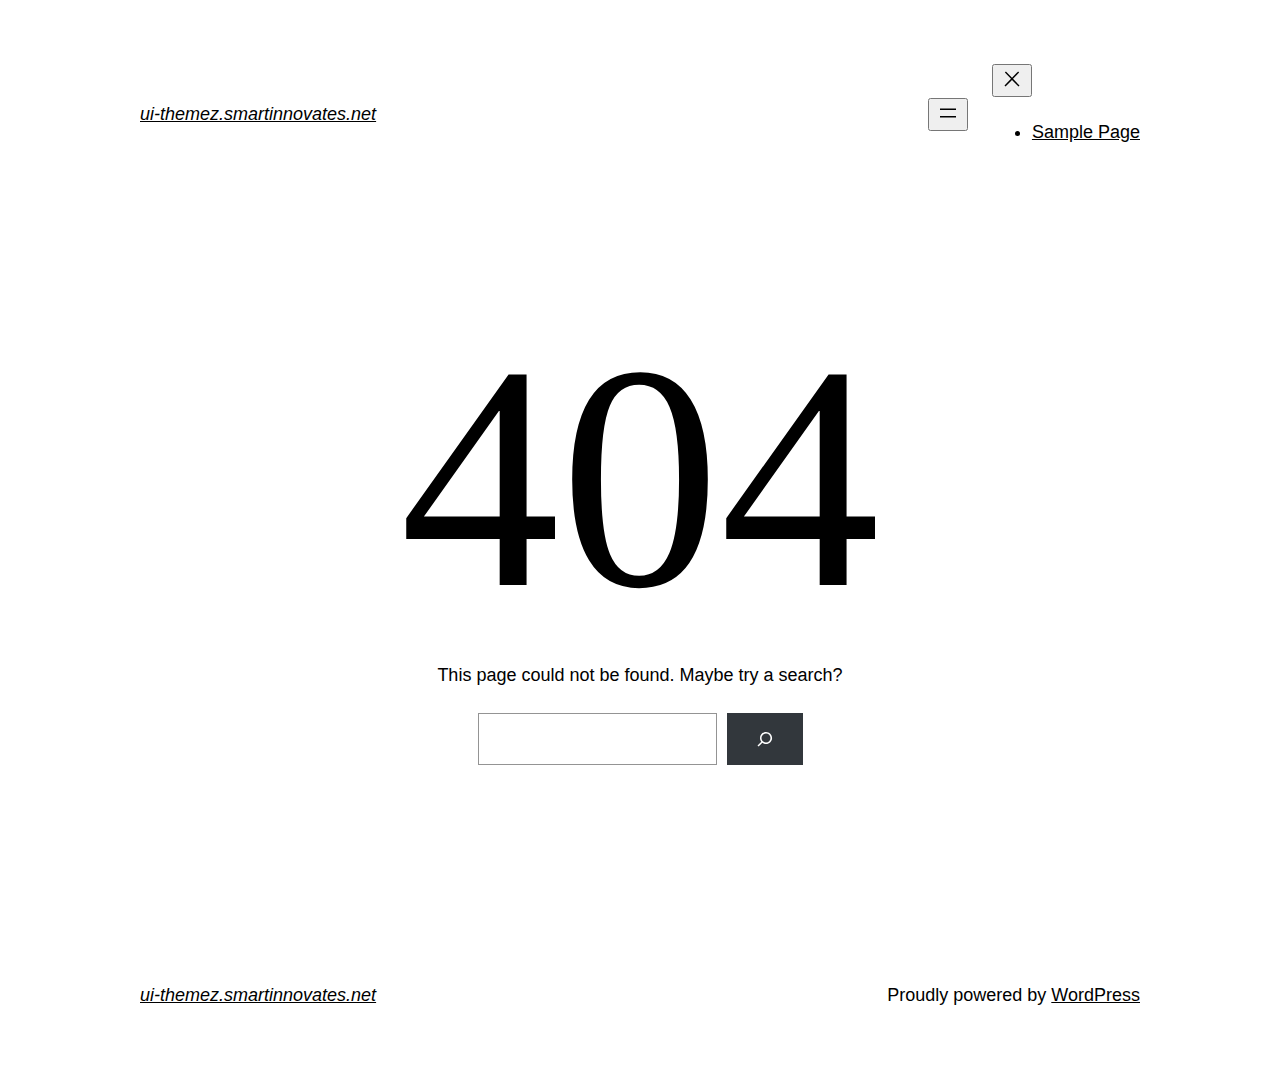
<file: assets/fonts/Pe-icon-7-strokebb1d.html>
<!DOCTYPE html>
<html lang="en-US">
<head>
	<meta charset="UTF-8" />
	<meta name="viewport" content="width=device-width, initial-scale=1" />
<meta name='robots' content='max-image-preview:large' />
<title>Page not found &#8211; ui-themez.smartinnovates.net</title>
<link rel="alternate" type="application/rss+xml" title="ui-themez.smartinnovates.net &raquo; Feed" href="https://ui-themez.smartinnovates.net/index.php/feed/" />
<link rel="alternate" type="application/rss+xml" title="ui-themez.smartinnovates.net &raquo; Comments Feed" href="https://ui-themez.smartinnovates.net/index.php/comments/feed/" />
<script>
window._wpemojiSettings = {"baseUrl":"https:\/\/s.w.org\/images\/core\/emoji\/14.0.0\/72x72\/","ext":".png","svgUrl":"https:\/\/s.w.org\/images\/core\/emoji\/14.0.0\/svg\/","svgExt":".svg","source":{"concatemoji":"https:\/\/ui-themez.smartinnovates.net\/wp-includes\/js\/wp-emoji-release.min.js?ver=6.4"}};
/*! This file is auto-generated */
!function(i,n){var o,s,e;function c(e){try{var t={supportTests:e,timestamp:(new Date).valueOf()};sessionStorage.setItem(o,JSON.stringify(t))}catch(e){}}function p(e,t,n){e.clearRect(0,0,e.canvas.width,e.canvas.height),e.fillText(t,0,0);var t=new Uint32Array(e.getImageData(0,0,e.canvas.width,e.canvas.height).data),r=(e.clearRect(0,0,e.canvas.width,e.canvas.height),e.fillText(n,0,0),new Uint32Array(e.getImageData(0,0,e.canvas.width,e.canvas.height).data));return t.every(function(e,t){return e===r[t]})}function u(e,t,n){switch(t){case"flag":return n(e,"\ud83c\udff3\ufe0f\u200d\u26a7\ufe0f","\ud83c\udff3\ufe0f\u200b\u26a7\ufe0f")?!1:!n(e,"\ud83c\uddfa\ud83c\uddf3","\ud83c\uddfa\u200b\ud83c\uddf3")&&!n(e,"\ud83c\udff4\udb40\udc67\udb40\udc62\udb40\udc65\udb40\udc6e\udb40\udc67\udb40\udc7f","\ud83c\udff4\u200b\udb40\udc67\u200b\udb40\udc62\u200b\udb40\udc65\u200b\udb40\udc6e\u200b\udb40\udc67\u200b\udb40\udc7f");case"emoji":return!n(e,"\ud83e\udef1\ud83c\udffb\u200d\ud83e\udef2\ud83c\udfff","\ud83e\udef1\ud83c\udffb\u200b\ud83e\udef2\ud83c\udfff")}return!1}function f(e,t,n){var r="undefined"!=typeof WorkerGlobalScope&&self instanceof WorkerGlobalScope?new OffscreenCanvas(300,150):i.createElement("canvas"),a=r.getContext("2d",{willReadFrequently:!0}),o=(a.textBaseline="top",a.font="600 32px Arial",{});return e.forEach(function(e){o[e]=t(a,e,n)}),o}function t(e){var t=i.createElement("script");t.src=e,t.defer=!0,i.head.appendChild(t)}"undefined"!=typeof Promise&&(o="wpEmojiSettingsSupports",s=["flag","emoji"],n.supports={everything:!0,everythingExceptFlag:!0},e=new Promise(function(e){i.addEventListener("DOMContentLoaded",e,{once:!0})}),new Promise(function(t){var n=function(){try{var e=JSON.parse(sessionStorage.getItem(o));if("object"==typeof e&&"number"==typeof e.timestamp&&(new Date).valueOf()<e.timestamp+604800&&"object"==typeof e.supportTests)return e.supportTests}catch(e){}return null}();if(!n){if("undefined"!=typeof Worker&&"undefined"!=typeof OffscreenCanvas&&"undefined"!=typeof URL&&URL.createObjectURL&&"undefined"!=typeof Blob)try{var e="postMessage("+f.toString()+"("+[JSON.stringify(s),u.toString(),p.toString()].join(",")+"));",r=new Blob([e],{type:"text/javascript"}),a=new Worker(URL.createObjectURL(r),{name:"wpTestEmojiSupports"});return void(a.onmessage=function(e){c(n=e.data),a.terminate(),t(n)})}catch(e){}c(n=f(s,u,p))}t(n)}).then(function(e){for(var t in e)n.supports[t]=e[t],n.supports.everything=n.supports.everything&&n.supports[t],"flag"!==t&&(n.supports.everythingExceptFlag=n.supports.everythingExceptFlag&&n.supports[t]);n.supports.everythingExceptFlag=n.supports.everythingExceptFlag&&!n.supports.flag,n.DOMReady=!1,n.readyCallback=function(){n.DOMReady=!0}}).then(function(){return e}).then(function(){var e;n.supports.everything||(n.readyCallback(),(e=n.source||{}).concatemoji?t(e.concatemoji):e.wpemoji&&e.twemoji&&(t(e.twemoji),t(e.wpemoji)))}))}((window,document),window._wpemojiSettings);
</script>
<style id='wp-block-site-logo-inline-css'>
.wp-block-site-logo{box-sizing:border-box;line-height:0}.wp-block-site-logo a{display:inline-block;line-height:0}.wp-block-site-logo.is-default-size img{height:auto;width:120px}.wp-block-site-logo img{height:auto;max-width:100%}.wp-block-site-logo a,.wp-block-site-logo img{border-radius:inherit}.wp-block-site-logo.aligncenter{margin-left:auto;margin-right:auto;text-align:center}.wp-block-site-logo.is-style-rounded{border-radius:9999px}
</style>
<style id='wp-block-site-title-inline-css'>
.wp-block-site-title a{color:inherit}
.wp-block-site-title{font-family: var(--wp--preset--font-family--system-font);font-size: var(--wp--preset--font-size--medium);font-style: italic;font-weight: normal;line-height: var(--wp--custom--typography--line-height--normal);}
</style>
<style id='wp-block-group-inline-css'>
.wp-block-group{box-sizing:border-box}
</style>
<style id='wp-block-group-theme-inline-css'>
:where(.wp-block-group.has-background){padding:1.25em 2.375em}
</style>
<style id='wp-block-page-list-inline-css'>
.wp-block-navigation .wp-block-page-list{align-items:var(--navigation-layout-align,initial);background-color:inherit;display:flex;flex-direction:var(--navigation-layout-direction,initial);flex-wrap:var(--navigation-layout-wrap,wrap);justify-content:var(--navigation-layout-justify,initial)}.wp-block-navigation .wp-block-navigation-item{background-color:inherit}
</style>
<link rel='stylesheet' id='wp-block-navigation-css' href='https://ui-themez.smartinnovates.net/wp-includes/blocks/navigation/style.min.css?ver=6.4' media='all' />
<style id='wp-block-navigation-inline-css'>
.wp-block-navigation a:where(:not(.wp-element-button)){color: inherit;}
</style>
<style id='wp-block-template-part-theme-inline-css'>
.wp-block-template-part.has-background{margin-bottom:0;margin-top:0;padding:1.25em 2.375em}
</style>
<style id='wp-block-heading-inline-css'>
h1.has-background,h2.has-background,h3.has-background,h4.has-background,h5.has-background,h6.has-background{padding:1.25em 2.375em}h1.has-text-align-left[style*=writing-mode]:where([style*=vertical-lr]),h1.has-text-align-right[style*=writing-mode]:where([style*=vertical-rl]),h2.has-text-align-left[style*=writing-mode]:where([style*=vertical-lr]),h2.has-text-align-right[style*=writing-mode]:where([style*=vertical-rl]),h3.has-text-align-left[style*=writing-mode]:where([style*=vertical-lr]),h3.has-text-align-right[style*=writing-mode]:where([style*=vertical-rl]),h4.has-text-align-left[style*=writing-mode]:where([style*=vertical-lr]),h4.has-text-align-right[style*=writing-mode]:where([style*=vertical-rl]),h5.has-text-align-left[style*=writing-mode]:where([style*=vertical-lr]),h5.has-text-align-right[style*=writing-mode]:where([style*=vertical-rl]),h6.has-text-align-left[style*=writing-mode]:where([style*=vertical-lr]),h6.has-text-align-right[style*=writing-mode]:where([style*=vertical-rl]){rotate:180deg}
</style>
<style id='wp-block-paragraph-inline-css'>
.is-small-text{font-size:.875em}.is-regular-text{font-size:1em}.is-large-text{font-size:2.25em}.is-larger-text{font-size:3em}.has-drop-cap:not(:focus):first-letter{float:left;font-size:8.4em;font-style:normal;font-weight:100;line-height:.68;margin:.05em .1em 0 0;text-transform:uppercase}body.rtl .has-drop-cap:not(:focus):first-letter{float:none;margin-left:.1em}p.has-drop-cap.has-background{overflow:hidden}p.has-background{padding:1.25em 2.375em}:where(p.has-text-color:not(.has-link-color)) a{color:inherit}p.has-text-align-left[style*="writing-mode:vertical-lr"],p.has-text-align-right[style*="writing-mode:vertical-rl"]{rotate:180deg}
</style>
<style id='wp-block-search-inline-css'>
.wp-block-search__button{margin-left:10px;word-break:normal}.wp-block-search__button.has-icon{line-height:0}.wp-block-search__button svg{fill:currentColor;min-height:24px;min-width:24px;vertical-align:text-bottom}:where(.wp-block-search__button){border:1px solid #ccc;padding:6px 10px}.wp-block-search__inside-wrapper{display:flex;flex:auto;flex-wrap:nowrap;max-width:100%}.wp-block-search__label{width:100%}.wp-block-search__input{-webkit-appearance:initial;appearance:none;border:1px solid #949494;flex-grow:1;margin-left:0;margin-right:0;min-width:3rem;padding:8px;text-decoration:unset!important}.wp-block-search.wp-block-search__button-only .wp-block-search__button{flex-shrink:0;margin-left:0;max-width:calc(100% - 100px)}:where(.wp-block-search__button-inside .wp-block-search__inside-wrapper){border:1px solid #949494;box-sizing:border-box;padding:4px}:where(.wp-block-search__button-inside .wp-block-search__inside-wrapper) .wp-block-search__input{border:none;border-radius:0;padding:0 4px}:where(.wp-block-search__button-inside .wp-block-search__inside-wrapper) .wp-block-search__input:focus{outline:none}:where(.wp-block-search__button-inside .wp-block-search__inside-wrapper) :where(.wp-block-search__button){padding:4px 8px}.wp-block-search.aligncenter .wp-block-search__inside-wrapper{margin:auto}.wp-block-search__button-behavior-expand .wp-block-search__inside-wrapper{min-width:0!important;transition-property:width}.wp-block-search__button-behavior-expand .wp-block-search__input{flex-basis:100%;transition-duration:.3s}.wp-block-search__button-behavior-expand.wp-block-search__searchfield-hidden,.wp-block-search__button-behavior-expand.wp-block-search__searchfield-hidden .wp-block-search__inside-wrapper{overflow:hidden}.wp-block-search__button-behavior-expand.wp-block-search__searchfield-hidden .wp-block-search__input{border-left-width:0!important;border-right-width:0!important;flex-basis:0;flex-grow:0;margin:0;min-width:0!important;padding-left:0!important;padding-right:0!important;width:0!important}.wp-block[data-align=right] .wp-block-search__button-behavior-expand .wp-block-search__inside-wrapper{float:right}
</style>
<style id='wp-block-search-theme-inline-css'>
.wp-block-search .wp-block-search__label{font-weight:700}.wp-block-search__button{border:1px solid #ccc;padding:.375em .625em}
</style>
<style id='wp-emoji-styles-inline-css'>

	img.wp-smiley, img.emoji {
		display: inline !important;
		border: none !important;
		box-shadow: none !important;
		height: 1em !important;
		width: 1em !important;
		margin: 0 0.07em !important;
		vertical-align: -0.1em !important;
		background: none !important;
		padding: 0 !important;
	}
</style>
<style id='wp-block-library-inline-css'>
:root{--wp-admin-theme-color:#007cba;--wp-admin-theme-color--rgb:0,124,186;--wp-admin-theme-color-darker-10:#006ba1;--wp-admin-theme-color-darker-10--rgb:0,107,161;--wp-admin-theme-color-darker-20:#005a87;--wp-admin-theme-color-darker-20--rgb:0,90,135;--wp-admin-border-width-focus:2px;--wp-block-synced-color:#7a00df;--wp-block-synced-color--rgb:122,0,223}@media (min-resolution:192dpi){:root{--wp-admin-border-width-focus:1.5px}}.wp-element-button{cursor:pointer}:root{--wp--preset--font-size--normal:16px;--wp--preset--font-size--huge:42px}:root .has-very-light-gray-background-color{background-color:#eee}:root .has-very-dark-gray-background-color{background-color:#313131}:root .has-very-light-gray-color{color:#eee}:root .has-very-dark-gray-color{color:#313131}:root .has-vivid-green-cyan-to-vivid-cyan-blue-gradient-background{background:linear-gradient(135deg,#00d084,#0693e3)}:root .has-purple-crush-gradient-background{background:linear-gradient(135deg,#34e2e4,#4721fb 50%,#ab1dfe)}:root .has-hazy-dawn-gradient-background{background:linear-gradient(135deg,#faaca8,#dad0ec)}:root .has-subdued-olive-gradient-background{background:linear-gradient(135deg,#fafae1,#67a671)}:root .has-atomic-cream-gradient-background{background:linear-gradient(135deg,#fdd79a,#004a59)}:root .has-nightshade-gradient-background{background:linear-gradient(135deg,#330968,#31cdcf)}:root .has-midnight-gradient-background{background:linear-gradient(135deg,#020381,#2874fc)}.has-regular-font-size{font-size:1em}.has-larger-font-size{font-size:2.625em}.has-normal-font-size{font-size:var(--wp--preset--font-size--normal)}.has-huge-font-size{font-size:var(--wp--preset--font-size--huge)}.has-text-align-center{text-align:center}.has-text-align-left{text-align:left}.has-text-align-right{text-align:right}#end-resizable-editor-section{display:none}.aligncenter{clear:both}.items-justified-left{justify-content:flex-start}.items-justified-center{justify-content:center}.items-justified-right{justify-content:flex-end}.items-justified-space-between{justify-content:space-between}.screen-reader-text{clip:rect(1px,1px,1px,1px);word-wrap:normal!important;border:0;-webkit-clip-path:inset(50%);clip-path:inset(50%);height:1px;margin:-1px;overflow:hidden;padding:0;position:absolute;width:1px}.screen-reader-text:focus{clip:auto!important;background-color:#ddd;-webkit-clip-path:none;clip-path:none;color:#444;display:block;font-size:1em;height:auto;left:5px;line-height:normal;padding:15px 23px 14px;text-decoration:none;top:5px;width:auto;z-index:100000}html :where(.has-border-color){border-style:solid}html :where([style*=border-top-color]){border-top-style:solid}html :where([style*=border-right-color]){border-right-style:solid}html :where([style*=border-bottom-color]){border-bottom-style:solid}html :where([style*=border-left-color]){border-left-style:solid}html :where([style*=border-width]){border-style:solid}html :where([style*=border-top-width]){border-top-style:solid}html :where([style*=border-right-width]){border-right-style:solid}html :where([style*=border-bottom-width]){border-bottom-style:solid}html :where([style*=border-left-width]){border-left-style:solid}html :where(img[class*=wp-image-]){height:auto;max-width:100%}:where(figure){margin:0 0 1em}html :where(.is-position-sticky){--wp-admin--admin-bar--position-offset:var(--wp-admin--admin-bar--height,0px)}@media screen and (max-width:600px){html :where(.is-position-sticky){--wp-admin--admin-bar--position-offset:0px}}
</style>
<style id='global-styles-inline-css'>
body{--wp--preset--color--black: #000000;--wp--preset--color--cyan-bluish-gray: #abb8c3;--wp--preset--color--white: #ffffff;--wp--preset--color--pale-pink: #f78da7;--wp--preset--color--vivid-red: #cf2e2e;--wp--preset--color--luminous-vivid-orange: #ff6900;--wp--preset--color--luminous-vivid-amber: #fcb900;--wp--preset--color--light-green-cyan: #7bdcb5;--wp--preset--color--vivid-green-cyan: #00d084;--wp--preset--color--pale-cyan-blue: #8ed1fc;--wp--preset--color--vivid-cyan-blue: #0693e3;--wp--preset--color--vivid-purple: #9b51e0;--wp--preset--color--foreground: #000000;--wp--preset--color--background: #ffffff;--wp--preset--color--primary: #1a4548;--wp--preset--color--secondary: #ffe2c7;--wp--preset--color--tertiary: #F6F6F6;--wp--preset--gradient--vivid-cyan-blue-to-vivid-purple: linear-gradient(135deg,rgba(6,147,227,1) 0%,rgb(155,81,224) 100%);--wp--preset--gradient--light-green-cyan-to-vivid-green-cyan: linear-gradient(135deg,rgb(122,220,180) 0%,rgb(0,208,130) 100%);--wp--preset--gradient--luminous-vivid-amber-to-luminous-vivid-orange: linear-gradient(135deg,rgba(252,185,0,1) 0%,rgba(255,105,0,1) 100%);--wp--preset--gradient--luminous-vivid-orange-to-vivid-red: linear-gradient(135deg,rgba(255,105,0,1) 0%,rgb(207,46,46) 100%);--wp--preset--gradient--very-light-gray-to-cyan-bluish-gray: linear-gradient(135deg,rgb(238,238,238) 0%,rgb(169,184,195) 100%);--wp--preset--gradient--cool-to-warm-spectrum: linear-gradient(135deg,rgb(74,234,220) 0%,rgb(151,120,209) 20%,rgb(207,42,186) 40%,rgb(238,44,130) 60%,rgb(251,105,98) 80%,rgb(254,248,76) 100%);--wp--preset--gradient--blush-light-purple: linear-gradient(135deg,rgb(255,206,236) 0%,rgb(152,150,240) 100%);--wp--preset--gradient--blush-bordeaux: linear-gradient(135deg,rgb(254,205,165) 0%,rgb(254,45,45) 50%,rgb(107,0,62) 100%);--wp--preset--gradient--luminous-dusk: linear-gradient(135deg,rgb(255,203,112) 0%,rgb(199,81,192) 50%,rgb(65,88,208) 100%);--wp--preset--gradient--pale-ocean: linear-gradient(135deg,rgb(255,245,203) 0%,rgb(182,227,212) 50%,rgb(51,167,181) 100%);--wp--preset--gradient--electric-grass: linear-gradient(135deg,rgb(202,248,128) 0%,rgb(113,206,126) 100%);--wp--preset--gradient--midnight: linear-gradient(135deg,rgb(2,3,129) 0%,rgb(40,116,252) 100%);--wp--preset--gradient--vertical-secondary-to-tertiary: linear-gradient(to bottom,var(--wp--preset--color--secondary) 0%,var(--wp--preset--color--tertiary) 100%);--wp--preset--gradient--vertical-secondary-to-background: linear-gradient(to bottom,var(--wp--preset--color--secondary) 0%,var(--wp--preset--color--background) 100%);--wp--preset--gradient--vertical-tertiary-to-background: linear-gradient(to bottom,var(--wp--preset--color--tertiary) 0%,var(--wp--preset--color--background) 100%);--wp--preset--gradient--diagonal-primary-to-foreground: linear-gradient(to bottom right,var(--wp--preset--color--primary) 0%,var(--wp--preset--color--foreground) 100%);--wp--preset--gradient--diagonal-secondary-to-background: linear-gradient(to bottom right,var(--wp--preset--color--secondary) 50%,var(--wp--preset--color--background) 50%);--wp--preset--gradient--diagonal-background-to-secondary: linear-gradient(to bottom right,var(--wp--preset--color--background) 50%,var(--wp--preset--color--secondary) 50%);--wp--preset--gradient--diagonal-tertiary-to-background: linear-gradient(to bottom right,var(--wp--preset--color--tertiary) 50%,var(--wp--preset--color--background) 50%);--wp--preset--gradient--diagonal-background-to-tertiary: linear-gradient(to bottom right,var(--wp--preset--color--background) 50%,var(--wp--preset--color--tertiary) 50%);--wp--preset--font-size--small: 1rem;--wp--preset--font-size--medium: 1.125rem;--wp--preset--font-size--large: 1.75rem;--wp--preset--font-size--x-large: clamp(1.75rem, 3vw, 2.25rem);--wp--preset--font-family--system-font: -apple-system,BlinkMacSystemFont,"Segoe UI",Roboto,Oxygen-Sans,Ubuntu,Cantarell,"Helvetica Neue",sans-serif;--wp--preset--font-family--source-serif-pro: "Source Serif Pro", serif;--wp--preset--spacing--20: 0.44rem;--wp--preset--spacing--30: 0.67rem;--wp--preset--spacing--40: 1rem;--wp--preset--spacing--50: 1.5rem;--wp--preset--spacing--60: 2.25rem;--wp--preset--spacing--70: 3.38rem;--wp--preset--spacing--80: 5.06rem;--wp--preset--shadow--natural: 6px 6px 9px rgba(0, 0, 0, 0.2);--wp--preset--shadow--deep: 12px 12px 50px rgba(0, 0, 0, 0.4);--wp--preset--shadow--sharp: 6px 6px 0px rgba(0, 0, 0, 0.2);--wp--preset--shadow--outlined: 6px 6px 0px -3px rgba(255, 255, 255, 1), 6px 6px rgba(0, 0, 0, 1);--wp--preset--shadow--crisp: 6px 6px 0px rgba(0, 0, 0, 1);--wp--custom--spacing--small: max(1.25rem, 5vw);--wp--custom--spacing--medium: clamp(2rem, 8vw, calc(4 * var(--wp--style--block-gap)));--wp--custom--spacing--large: clamp(4rem, 10vw, 8rem);--wp--custom--spacing--outer: var(--wp--custom--spacing--small, 1.25rem);--wp--custom--typography--font-size--huge: clamp(2.25rem, 4vw, 2.75rem);--wp--custom--typography--font-size--gigantic: clamp(2.75rem, 6vw, 3.25rem);--wp--custom--typography--font-size--colossal: clamp(3.25rem, 8vw, 6.25rem);--wp--custom--typography--line-height--tiny: 1.15;--wp--custom--typography--line-height--small: 1.2;--wp--custom--typography--line-height--medium: 1.4;--wp--custom--typography--line-height--normal: 1.6;}body { margin: 0;--wp--style--global--content-size: 650px;--wp--style--global--wide-size: 1000px; }.wp-site-blocks > .alignleft { float: left; margin-right: 2em; }.wp-site-blocks > .alignright { float: right; margin-left: 2em; }.wp-site-blocks > .aligncenter { justify-content: center; margin-left: auto; margin-right: auto; }:where(.wp-site-blocks) > * { margin-block-start: 1.5rem; margin-block-end: 0; }:where(.wp-site-blocks) > :first-child:first-child { margin-block-start: 0; }:where(.wp-site-blocks) > :last-child:last-child { margin-block-end: 0; }body { --wp--style--block-gap: 1.5rem; }:where(body .is-layout-flow)  > :first-child:first-child{margin-block-start: 0;}:where(body .is-layout-flow)  > :last-child:last-child{margin-block-end: 0;}:where(body .is-layout-flow)  > *{margin-block-start: 1.5rem;margin-block-end: 0;}:where(body .is-layout-constrained)  > :first-child:first-child{margin-block-start: 0;}:where(body .is-layout-constrained)  > :last-child:last-child{margin-block-end: 0;}:where(body .is-layout-constrained)  > *{margin-block-start: 1.5rem;margin-block-end: 0;}:where(body .is-layout-flex) {gap: 1.5rem;}:where(body .is-layout-grid) {gap: 1.5rem;}body .is-layout-flow > .alignleft{float: left;margin-inline-start: 0;margin-inline-end: 2em;}body .is-layout-flow > .alignright{float: right;margin-inline-start: 2em;margin-inline-end: 0;}body .is-layout-flow > .aligncenter{margin-left: auto !important;margin-right: auto !important;}body .is-layout-constrained > .alignleft{float: left;margin-inline-start: 0;margin-inline-end: 2em;}body .is-layout-constrained > .alignright{float: right;margin-inline-start: 2em;margin-inline-end: 0;}body .is-layout-constrained > .aligncenter{margin-left: auto !important;margin-right: auto !important;}body .is-layout-constrained > :where(:not(.alignleft):not(.alignright):not(.alignfull)){max-width: var(--wp--style--global--content-size);margin-left: auto !important;margin-right: auto !important;}body .is-layout-constrained > .alignwide{max-width: var(--wp--style--global--wide-size);}body .is-layout-flex{display: flex;}body .is-layout-flex{flex-wrap: wrap;align-items: center;}body .is-layout-flex > *{margin: 0;}body .is-layout-grid{display: grid;}body .is-layout-grid > *{margin: 0;}body{background-color: var(--wp--preset--color--background);color: var(--wp--preset--color--foreground);font-family: var(--wp--preset--font-family--system-font);font-size: var(--wp--preset--font-size--medium);line-height: var(--wp--custom--typography--line-height--normal);padding-top: 0px;padding-right: 0px;padding-bottom: 0px;padding-left: 0px;}a:where(:not(.wp-element-button)){color: var(--wp--preset--color--foreground);text-decoration: underline;}h1{font-family: var(--wp--preset--font-family--source-serif-pro);font-size: var(--wp--custom--typography--font-size--colossal);font-weight: 300;line-height: var(--wp--custom--typography--line-height--tiny);}h2{font-family: var(--wp--preset--font-family--source-serif-pro);font-size: var(--wp--custom--typography--font-size--gigantic);font-weight: 300;line-height: var(--wp--custom--typography--line-height--small);}h3{font-family: var(--wp--preset--font-family--source-serif-pro);font-size: var(--wp--custom--typography--font-size--huge);font-weight: 300;line-height: var(--wp--custom--typography--line-height--tiny);}h4{font-family: var(--wp--preset--font-family--source-serif-pro);font-size: var(--wp--preset--font-size--x-large);font-weight: 300;line-height: var(--wp--custom--typography--line-height--tiny);}h5{font-family: var(--wp--preset--font-family--system-font);font-size: var(--wp--preset--font-size--medium);font-weight: 700;line-height: var(--wp--custom--typography--line-height--normal);text-transform: uppercase;}h6{font-family: var(--wp--preset--font-family--system-font);font-size: var(--wp--preset--font-size--medium);font-weight: 400;line-height: var(--wp--custom--typography--line-height--normal);text-transform: uppercase;}.wp-element-button, .wp-block-button__link{background-color: #32373c;border-width: 0;color: #fff;font-family: inherit;font-size: inherit;line-height: inherit;padding: calc(0.667em + 2px) calc(1.333em + 2px);text-decoration: none;}.has-black-color{color: var(--wp--preset--color--black) !important;}.has-cyan-bluish-gray-color{color: var(--wp--preset--color--cyan-bluish-gray) !important;}.has-white-color{color: var(--wp--preset--color--white) !important;}.has-pale-pink-color{color: var(--wp--preset--color--pale-pink) !important;}.has-vivid-red-color{color: var(--wp--preset--color--vivid-red) !important;}.has-luminous-vivid-orange-color{color: var(--wp--preset--color--luminous-vivid-orange) !important;}.has-luminous-vivid-amber-color{color: var(--wp--preset--color--luminous-vivid-amber) !important;}.has-light-green-cyan-color{color: var(--wp--preset--color--light-green-cyan) !important;}.has-vivid-green-cyan-color{color: var(--wp--preset--color--vivid-green-cyan) !important;}.has-pale-cyan-blue-color{color: var(--wp--preset--color--pale-cyan-blue) !important;}.has-vivid-cyan-blue-color{color: var(--wp--preset--color--vivid-cyan-blue) !important;}.has-vivid-purple-color{color: var(--wp--preset--color--vivid-purple) !important;}.has-foreground-color{color: var(--wp--preset--color--foreground) !important;}.has-background-color{color: var(--wp--preset--color--background) !important;}.has-primary-color{color: var(--wp--preset--color--primary) !important;}.has-secondary-color{color: var(--wp--preset--color--secondary) !important;}.has-tertiary-color{color: var(--wp--preset--color--tertiary) !important;}.has-black-background-color{background-color: var(--wp--preset--color--black) !important;}.has-cyan-bluish-gray-background-color{background-color: var(--wp--preset--color--cyan-bluish-gray) !important;}.has-white-background-color{background-color: var(--wp--preset--color--white) !important;}.has-pale-pink-background-color{background-color: var(--wp--preset--color--pale-pink) !important;}.has-vivid-red-background-color{background-color: var(--wp--preset--color--vivid-red) !important;}.has-luminous-vivid-orange-background-color{background-color: var(--wp--preset--color--luminous-vivid-orange) !important;}.has-luminous-vivid-amber-background-color{background-color: var(--wp--preset--color--luminous-vivid-amber) !important;}.has-light-green-cyan-background-color{background-color: var(--wp--preset--color--light-green-cyan) !important;}.has-vivid-green-cyan-background-color{background-color: var(--wp--preset--color--vivid-green-cyan) !important;}.has-pale-cyan-blue-background-color{background-color: var(--wp--preset--color--pale-cyan-blue) !important;}.has-vivid-cyan-blue-background-color{background-color: var(--wp--preset--color--vivid-cyan-blue) !important;}.has-vivid-purple-background-color{background-color: var(--wp--preset--color--vivid-purple) !important;}.has-foreground-background-color{background-color: var(--wp--preset--color--foreground) !important;}.has-background-background-color{background-color: var(--wp--preset--color--background) !important;}.has-primary-background-color{background-color: var(--wp--preset--color--primary) !important;}.has-secondary-background-color{background-color: var(--wp--preset--color--secondary) !important;}.has-tertiary-background-color{background-color: var(--wp--preset--color--tertiary) !important;}.has-black-border-color{border-color: var(--wp--preset--color--black) !important;}.has-cyan-bluish-gray-border-color{border-color: var(--wp--preset--color--cyan-bluish-gray) !important;}.has-white-border-color{border-color: var(--wp--preset--color--white) !important;}.has-pale-pink-border-color{border-color: var(--wp--preset--color--pale-pink) !important;}.has-vivid-red-border-color{border-color: var(--wp--preset--color--vivid-red) !important;}.has-luminous-vivid-orange-border-color{border-color: var(--wp--preset--color--luminous-vivid-orange) !important;}.has-luminous-vivid-amber-border-color{border-color: var(--wp--preset--color--luminous-vivid-amber) !important;}.has-light-green-cyan-border-color{border-color: var(--wp--preset--color--light-green-cyan) !important;}.has-vivid-green-cyan-border-color{border-color: var(--wp--preset--color--vivid-green-cyan) !important;}.has-pale-cyan-blue-border-color{border-color: var(--wp--preset--color--pale-cyan-blue) !important;}.has-vivid-cyan-blue-border-color{border-color: var(--wp--preset--color--vivid-cyan-blue) !important;}.has-vivid-purple-border-color{border-color: var(--wp--preset--color--vivid-purple) !important;}.has-foreground-border-color{border-color: var(--wp--preset--color--foreground) !important;}.has-background-border-color{border-color: var(--wp--preset--color--background) !important;}.has-primary-border-color{border-color: var(--wp--preset--color--primary) !important;}.has-secondary-border-color{border-color: var(--wp--preset--color--secondary) !important;}.has-tertiary-border-color{border-color: var(--wp--preset--color--tertiary) !important;}.has-vivid-cyan-blue-to-vivid-purple-gradient-background{background: var(--wp--preset--gradient--vivid-cyan-blue-to-vivid-purple) !important;}.has-light-green-cyan-to-vivid-green-cyan-gradient-background{background: var(--wp--preset--gradient--light-green-cyan-to-vivid-green-cyan) !important;}.has-luminous-vivid-amber-to-luminous-vivid-orange-gradient-background{background: var(--wp--preset--gradient--luminous-vivid-amber-to-luminous-vivid-orange) !important;}.has-luminous-vivid-orange-to-vivid-red-gradient-background{background: var(--wp--preset--gradient--luminous-vivid-orange-to-vivid-red) !important;}.has-very-light-gray-to-cyan-bluish-gray-gradient-background{background: var(--wp--preset--gradient--very-light-gray-to-cyan-bluish-gray) !important;}.has-cool-to-warm-spectrum-gradient-background{background: var(--wp--preset--gradient--cool-to-warm-spectrum) !important;}.has-blush-light-purple-gradient-background{background: var(--wp--preset--gradient--blush-light-purple) !important;}.has-blush-bordeaux-gradient-background{background: var(--wp--preset--gradient--blush-bordeaux) !important;}.has-luminous-dusk-gradient-background{background: var(--wp--preset--gradient--luminous-dusk) !important;}.has-pale-ocean-gradient-background{background: var(--wp--preset--gradient--pale-ocean) !important;}.has-electric-grass-gradient-background{background: var(--wp--preset--gradient--electric-grass) !important;}.has-midnight-gradient-background{background: var(--wp--preset--gradient--midnight) !important;}.has-vertical-secondary-to-tertiary-gradient-background{background: var(--wp--preset--gradient--vertical-secondary-to-tertiary) !important;}.has-vertical-secondary-to-background-gradient-background{background: var(--wp--preset--gradient--vertical-secondary-to-background) !important;}.has-vertical-tertiary-to-background-gradient-background{background: var(--wp--preset--gradient--vertical-tertiary-to-background) !important;}.has-diagonal-primary-to-foreground-gradient-background{background: var(--wp--preset--gradient--diagonal-primary-to-foreground) !important;}.has-diagonal-secondary-to-background-gradient-background{background: var(--wp--preset--gradient--diagonal-secondary-to-background) !important;}.has-diagonal-background-to-secondary-gradient-background{background: var(--wp--preset--gradient--diagonal-background-to-secondary) !important;}.has-diagonal-tertiary-to-background-gradient-background{background: var(--wp--preset--gradient--diagonal-tertiary-to-background) !important;}.has-diagonal-background-to-tertiary-gradient-background{background: var(--wp--preset--gradient--diagonal-background-to-tertiary) !important;}.has-small-font-size{font-size: var(--wp--preset--font-size--small) !important;}.has-medium-font-size{font-size: var(--wp--preset--font-size--medium) !important;}.has-large-font-size{font-size: var(--wp--preset--font-size--large) !important;}.has-x-large-font-size{font-size: var(--wp--preset--font-size--x-large) !important;}.has-system-font-font-family{font-family: var(--wp--preset--font-family--system-font) !important;}.has-source-serif-pro-font-family{font-family: var(--wp--preset--font-family--source-serif-pro) !important;}
</style>
<style id='core-block-supports-inline-css'>
.wp-container-core-navigation-layout-1.wp-container-core-navigation-layout-1{justify-content:flex-end;}.wp-container-core-group-layout-2.wp-container-core-group-layout-2{justify-content:space-between;}.wp-container-core-group-layout-6.wp-container-core-group-layout-6{justify-content:space-between;}
</style>
<style id='wp-block-template-skip-link-inline-css'>

		.skip-link.screen-reader-text {
			border: 0;
			clip: rect(1px,1px,1px,1px);
			clip-path: inset(50%);
			height: 1px;
			margin: -1px;
			overflow: hidden;
			padding: 0;
			position: absolute !important;
			width: 1px;
			word-wrap: normal !important;
		}

		.skip-link.screen-reader-text:focus {
			background-color: #eee;
			clip: auto !important;
			clip-path: none;
			color: #444;
			display: block;
			font-size: 1em;
			height: auto;
			left: 5px;
			line-height: normal;
			padding: 15px 23px 14px;
			text-decoration: none;
			top: 5px;
			width: auto;
			z-index: 100000;
		}
</style>
<link rel='stylesheet' id='twentytwentytwo-style-css' href='https://ui-themez.smartinnovates.net/wp-content/themes/twentytwentytwo/style.css?ver=1.2' media='all' />
<script src="https://ui-themez.smartinnovates.net/wp-includes/js/dist/interactivity.min.js?ver=6.4" id="wp-interactivity-js" defer data-wp-strategy="defer"></script>
<script src="https://ui-themez.smartinnovates.net/wp-includes/blocks/navigation/view.min.js?ver=e3d6f3216904b5b42831" id="wp-block-navigation-view-js" defer data-wp-strategy="defer"></script>
<link rel="https://api.w.org/" href="https://ui-themez.smartinnovates.net/index.php/wp-json/" /><link rel="EditURI" type="application/rsd+xml" title="RSD" href="https://ui-themez.smartinnovates.net/xmlrpc.php?rsd" />
<meta name="generator" content="WordPress 6.4" />
<style id='wp-fonts-local'>
@font-face{font-family:"Source Serif Pro";font-style:normal;font-weight:200 900;font-display:fallback;src:url('https://ui-themez.smartinnovates.net/wp-content/themes/twentytwentytwo/assets/fonts/source-serif-pro/SourceSerif4Variable-Roman.ttf.woff2') format('woff2');font-stretch:normal;}
@font-face{font-family:"Source Serif Pro";font-style:italic;font-weight:200 900;font-display:fallback;src:url('https://ui-themez.smartinnovates.net/wp-content/themes/twentytwentytwo/assets/fonts/source-serif-pro/SourceSerif4Variable-Italic.ttf.woff2') format('woff2');font-stretch:normal;}
</style>
</head>

<body class="error404 wp-embed-responsive">

<div class="wp-site-blocks"><header class="wp-block-template-part">
<div class="wp-block-group is-layout-constrained wp-block-group-is-layout-constrained">
<div class="wp-block-group alignwide is-content-justification-space-between is-layout-flex wp-container-core-group-layout-2 wp-block-group-is-layout-flex" style="padding-top:var(--wp--custom--spacing--small, 1.25rem);padding-bottom:var(--wp--custom--spacing--large, 8rem)">
<div class="wp-block-group is-layout-flex wp-block-group-is-layout-flex">

<h1 class="wp-block-site-title"><a href="https://ui-themez.smartinnovates.net" target="_self" rel="home">ui-themez.smartinnovates.net</a></h1></div>


<nav class="is-responsive items-justified-right wp-block-navigation is-content-justification-right is-layout-flex wp-container-core-navigation-layout-1 wp-block-navigation-is-layout-flex" aria-label="" 
			data-wp-interactive
			data-wp-context='{"core":{"navigation":{"overlayOpenedBy":[],"type":"overlay","roleAttribute":"","ariaLabel":"Menu"}}}'
		><button aria-haspopup="true" aria-label="Open menu" class="wp-block-navigation__responsive-container-open " 
			data-wp-on--click="actions.core.navigation.openMenuOnClick"
			data-wp-on--keydown="actions.core.navigation.handleMenuKeydown"
		><svg width="24" height="24" xmlns="http://www.w3.org/2000/svg" viewBox="0 0 24 24" aria-hidden="true" focusable="false"><rect x="4" y="7.5" width="16" height="1.5" /><rect x="4" y="15" width="16" height="1.5" /></svg></button>
			<div class="wp-block-navigation__responsive-container  " style="" id="modal-1" 
			data-wp-class--has-modal-open="selectors.core.navigation.isMenuOpen"
			data-wp-class--is-menu-open="selectors.core.navigation.isMenuOpen"
			data-wp-effect="effects.core.navigation.initMenu"
			data-wp-on--keydown="actions.core.navigation.handleMenuKeydown"
			data-wp-on--focusout="actions.core.navigation.handleMenuFocusout"
			tabindex="-1"
		>
				<div class="wp-block-navigation__responsive-close" tabindex="-1">
					<div class="wp-block-navigation__responsive-dialog" 
			data-wp-bind--aria-modal="selectors.core.navigation.ariaModal"
			data-wp-bind--aria-label="selectors.core.navigation.ariaLabel"
			data-wp-bind--role="selectors.core.navigation.roleAttribute"
			data-wp-effect="effects.core.navigation.focusFirstElement"
		>
							<button aria-label="Close menu" class="wp-block-navigation__responsive-container-close" 
			data-wp-on--click="actions.core.navigation.closeMenuOnClick"
		><svg xmlns="http://www.w3.org/2000/svg" viewBox="0 0 24 24" width="24" height="24" aria-hidden="true" focusable="false"><path d="M13 11.8l6.1-6.3-1-1-6.1 6.2-6.1-6.2-1 1 6.1 6.3-6.5 6.7 1 1 6.5-6.6 6.5 6.6 1-1z"></path></svg></button>
						<div class="wp-block-navigation__responsive-container-content" id="modal-1-content">
							<ul class="wp-block-page-list"><li class="wp-block-pages-list__item wp-block-navigation-item open-on-hover-click"><a class="wp-block-pages-list__item__link wp-block-navigation-item__content" href="https://ui-themez.smartinnovates.net/index.php/sample-page/">Sample Page</a></li></ul>
						</div>
					</div>
				</div>
			</div></nav></div>
</div>
</header>


<main class="wp-block-group is-layout-flow wp-block-group-is-layout-flow">
<div class="wp-block-group is-layout-constrained wp-block-group-is-layout-constrained">

					<h2 class="has-text-align-center wp-block-heading" style="font-size:clamp(4rem, 40vw, 20rem);font-weight:200;line-height:1">404</h2>
					
					
					<p class="has-text-align-center">This page could not be found. Maybe try a search?</p>
					
					<form role="search" method="get" action="https://ui-themez.smartinnovates.net/" class="wp-block-search__button-outside wp-block-search__icon-button aligncenter wp-block-search"    ><label class="wp-block-search__label screen-reader-text" for="wp-block-search__input-2" >Search</label><div class="wp-block-search__inside-wrapper "  style="width: 50%"><input class="wp-block-search__input" id="wp-block-search__input-2" placeholder="" value="" type="search" name="s" required /><button aria-label="Search" class="wp-block-search__button has-icon wp-element-button" type="submit" ><svg class="search-icon" viewBox="0 0 24 24" width="24" height="24">
					<path d="M13 5c-3.3 0-6 2.7-6 6 0 1.4.5 2.7 1.3 3.7l-3.8 3.8 1.1 1.1 3.8-3.8c1 .8 2.3 1.3 3.7 1.3 3.3 0 6-2.7 6-6S16.3 5 13 5zm0 10.5c-2.5 0-4.5-2-4.5-4.5s2-4.5 4.5-4.5 4.5 2 4.5 4.5-2 4.5-4.5 4.5z"></path>
				</svg></button></div></form>
</div>
</main>


<footer class="wp-block-template-part">
<div class="wp-block-group is-layout-constrained wp-block-group-is-layout-constrained" style="padding-top:var(--wp--custom--spacing--large, 8rem)">

					<div class="wp-block-group alignfull is-layout-constrained wp-block-group-is-layout-constrained">
					<div class="wp-block-group alignwide is-content-justification-space-between is-layout-flex wp-container-core-group-layout-6 wp-block-group-is-layout-flex" style="padding-top:4rem;padding-bottom:4rem"><p class="wp-block-site-title"><a href="https://ui-themez.smartinnovates.net" target="_self" rel="home">ui-themez.smartinnovates.net</a></p>

					
					<p class="has-text-align-right">Proudly powered by <a href="https://wordpress.org" rel="nofollow">WordPress</a></p>
					</div>
					</div>
					
</div>

</footer>
</div>
<script id="wp-block-template-skip-link-js-after">
	( function() {
		var skipLinkTarget = document.querySelector( 'main' ),
			sibling,
			skipLinkTargetID,
			skipLink;

		// Early exit if a skip-link target can't be located.
		if ( ! skipLinkTarget ) {
			return;
		}

		/*
		 * Get the site wrapper.
		 * The skip-link will be injected in the beginning of it.
		 */
		sibling = document.querySelector( '.wp-site-blocks' );

		// Early exit if the root element was not found.
		if ( ! sibling ) {
			return;
		}

		// Get the skip-link target's ID, and generate one if it doesn't exist.
		skipLinkTargetID = skipLinkTarget.id;
		if ( ! skipLinkTargetID ) {
			skipLinkTargetID = 'wp--skip-link--target';
			skipLinkTarget.id = skipLinkTargetID;
		}

		// Create the skip link.
		skipLink = document.createElement( 'a' );
		skipLink.classList.add( 'skip-link', 'screen-reader-text' );
		skipLink.href = '#' + skipLinkTargetID;
		skipLink.innerHTML = 'Skip to content';

		// Inject the skip link.
		sibling.parentElement.insertBefore( skipLink, sibling );
	}() );
	
</script>
</body>
</html>

<!-- plugin=object-cache-pro client=phpredis metric#hits=706 metric#misses=48 metric#hit-ratio=93.6 metric#bytes=127987 metric#prefetches=17 metric#store-reads=46 metric#store-writes=3 metric#store-hits=29 metric#store-misses=39 metric#sql-queries=3 metric#ms-total=351.54 metric#ms-cache=7.89 metric#ms-cache-avg=0.1644 metric#ms-cache-ratio=2.2 sample#redis-hits=7133146 sample#redis-misses=491492 sample#redis-hit-ratio=93.5 sample#redis-ops-per-sec=175 sample#redis-evicted-keys=0 sample#redis-used-memory=201403304 sample#redis-used-memory-rss=128200704 sample#redis-memory-fragmentation-ratio=0.6 sample#redis-connected-clients=2 sample#redis-tracking-clients=0 sample#redis-rejected-connections=0 sample#redis-keys=108 -->
</file>
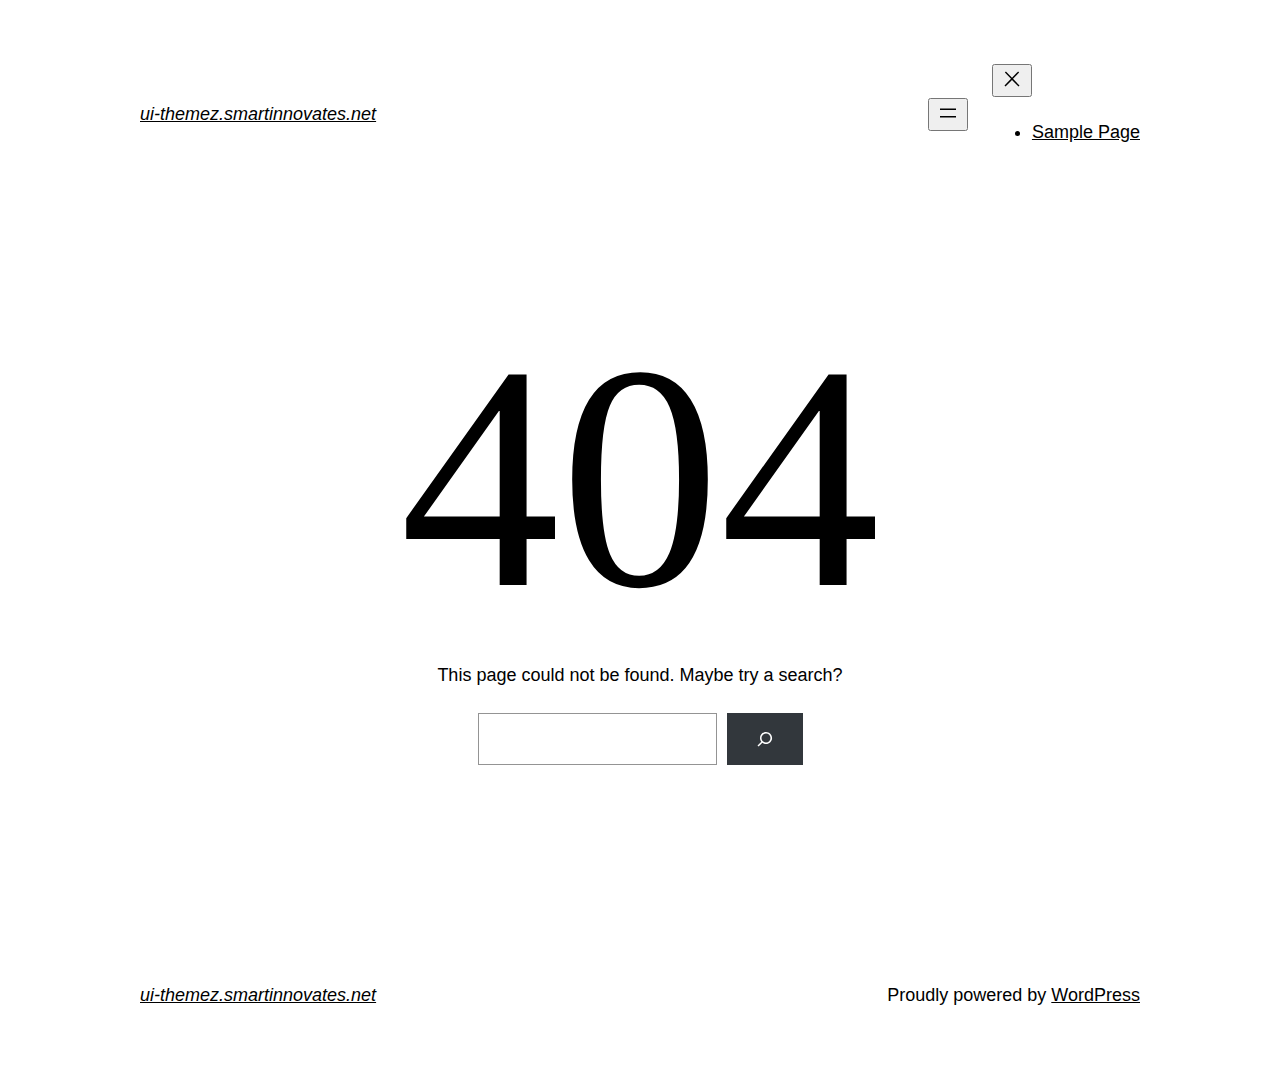
<file: assets/js/ScrollTrigger.min.html>
<!DOCTYPE html>
<html lang="en-US">
<head>
	<meta charset="UTF-8" />
	<meta name="viewport" content="width=device-width, initial-scale=1" />
<meta name='robots' content='max-image-preview:large' />
<title>Page not found &#8211; ui-themez.smartinnovates.net</title>
<link rel="alternate" type="application/rss+xml" title="ui-themez.smartinnovates.net &raquo; Feed" href="https://ui-themez.smartinnovates.net/index.php/feed/" />
<link rel="alternate" type="application/rss+xml" title="ui-themez.smartinnovates.net &raquo; Comments Feed" href="https://ui-themez.smartinnovates.net/index.php/comments/feed/" />
<script>
window._wpemojiSettings = {"baseUrl":"https:\/\/s.w.org\/images\/core\/emoji\/14.0.0\/72x72\/","ext":".png","svgUrl":"https:\/\/s.w.org\/images\/core\/emoji\/14.0.0\/svg\/","svgExt":".svg","source":{"concatemoji":"https:\/\/ui-themez.smartinnovates.net\/wp-includes\/js\/wp-emoji-release.min.js?ver=6.4"}};
/*! This file is auto-generated */
!function(i,n){var o,s,e;function c(e){try{var t={supportTests:e,timestamp:(new Date).valueOf()};sessionStorage.setItem(o,JSON.stringify(t))}catch(e){}}function p(e,t,n){e.clearRect(0,0,e.canvas.width,e.canvas.height),e.fillText(t,0,0);var t=new Uint32Array(e.getImageData(0,0,e.canvas.width,e.canvas.height).data),r=(e.clearRect(0,0,e.canvas.width,e.canvas.height),e.fillText(n,0,0),new Uint32Array(e.getImageData(0,0,e.canvas.width,e.canvas.height).data));return t.every(function(e,t){return e===r[t]})}function u(e,t,n){switch(t){case"flag":return n(e,"\ud83c\udff3\ufe0f\u200d\u26a7\ufe0f","\ud83c\udff3\ufe0f\u200b\u26a7\ufe0f")?!1:!n(e,"\ud83c\uddfa\ud83c\uddf3","\ud83c\uddfa\u200b\ud83c\uddf3")&&!n(e,"\ud83c\udff4\udb40\udc67\udb40\udc62\udb40\udc65\udb40\udc6e\udb40\udc67\udb40\udc7f","\ud83c\udff4\u200b\udb40\udc67\u200b\udb40\udc62\u200b\udb40\udc65\u200b\udb40\udc6e\u200b\udb40\udc67\u200b\udb40\udc7f");case"emoji":return!n(e,"\ud83e\udef1\ud83c\udffb\u200d\ud83e\udef2\ud83c\udfff","\ud83e\udef1\ud83c\udffb\u200b\ud83e\udef2\ud83c\udfff")}return!1}function f(e,t,n){var r="undefined"!=typeof WorkerGlobalScope&&self instanceof WorkerGlobalScope?new OffscreenCanvas(300,150):i.createElement("canvas"),a=r.getContext("2d",{willReadFrequently:!0}),o=(a.textBaseline="top",a.font="600 32px Arial",{});return e.forEach(function(e){o[e]=t(a,e,n)}),o}function t(e){var t=i.createElement("script");t.src=e,t.defer=!0,i.head.appendChild(t)}"undefined"!=typeof Promise&&(o="wpEmojiSettingsSupports",s=["flag","emoji"],n.supports={everything:!0,everythingExceptFlag:!0},e=new Promise(function(e){i.addEventListener("DOMContentLoaded",e,{once:!0})}),new Promise(function(t){var n=function(){try{var e=JSON.parse(sessionStorage.getItem(o));if("object"==typeof e&&"number"==typeof e.timestamp&&(new Date).valueOf()<e.timestamp+604800&&"object"==typeof e.supportTests)return e.supportTests}catch(e){}return null}();if(!n){if("undefined"!=typeof Worker&&"undefined"!=typeof OffscreenCanvas&&"undefined"!=typeof URL&&URL.createObjectURL&&"undefined"!=typeof Blob)try{var e="postMessage("+f.toString()+"("+[JSON.stringify(s),u.toString(),p.toString()].join(",")+"));",r=new Blob([e],{type:"text/javascript"}),a=new Worker(URL.createObjectURL(r),{name:"wpTestEmojiSupports"});return void(a.onmessage=function(e){c(n=e.data),a.terminate(),t(n)})}catch(e){}c(n=f(s,u,p))}t(n)}).then(function(e){for(var t in e)n.supports[t]=e[t],n.supports.everything=n.supports.everything&&n.supports[t],"flag"!==t&&(n.supports.everythingExceptFlag=n.supports.everythingExceptFlag&&n.supports[t]);n.supports.everythingExceptFlag=n.supports.everythingExceptFlag&&!n.supports.flag,n.DOMReady=!1,n.readyCallback=function(){n.DOMReady=!0}}).then(function(){return e}).then(function(){var e;n.supports.everything||(n.readyCallback(),(e=n.source||{}).concatemoji?t(e.concatemoji):e.wpemoji&&e.twemoji&&(t(e.twemoji),t(e.wpemoji)))}))}((window,document),window._wpemojiSettings);
</script>
<style id='wp-block-site-logo-inline-css'>
.wp-block-site-logo{box-sizing:border-box;line-height:0}.wp-block-site-logo a{display:inline-block;line-height:0}.wp-block-site-logo.is-default-size img{height:auto;width:120px}.wp-block-site-logo img{height:auto;max-width:100%}.wp-block-site-logo a,.wp-block-site-logo img{border-radius:inherit}.wp-block-site-logo.aligncenter{margin-left:auto;margin-right:auto;text-align:center}.wp-block-site-logo.is-style-rounded{border-radius:9999px}
</style>
<style id='wp-block-site-title-inline-css'>
.wp-block-site-title a{color:inherit}
.wp-block-site-title{font-family: var(--wp--preset--font-family--system-font);font-size: var(--wp--preset--font-size--medium);font-style: italic;font-weight: normal;line-height: var(--wp--custom--typography--line-height--normal);}
</style>
<style id='wp-block-group-inline-css'>
.wp-block-group{box-sizing:border-box}
</style>
<style id='wp-block-group-theme-inline-css'>
:where(.wp-block-group.has-background){padding:1.25em 2.375em}
</style>
<style id='wp-block-page-list-inline-css'>
.wp-block-navigation .wp-block-page-list{align-items:var(--navigation-layout-align,initial);background-color:inherit;display:flex;flex-direction:var(--navigation-layout-direction,initial);flex-wrap:var(--navigation-layout-wrap,wrap);justify-content:var(--navigation-layout-justify,initial)}.wp-block-navigation .wp-block-navigation-item{background-color:inherit}
</style>
<link rel='stylesheet' id='wp-block-navigation-css' href='https://ui-themez.smartinnovates.net/wp-includes/blocks/navigation/style.min.css?ver=6.4' media='all' />
<style id='wp-block-navigation-inline-css'>
.wp-block-navigation a:where(:not(.wp-element-button)){color: inherit;}
</style>
<style id='wp-block-template-part-theme-inline-css'>
.wp-block-template-part.has-background{margin-bottom:0;margin-top:0;padding:1.25em 2.375em}
</style>
<style id='wp-block-heading-inline-css'>
h1.has-background,h2.has-background,h3.has-background,h4.has-background,h5.has-background,h6.has-background{padding:1.25em 2.375em}h1.has-text-align-left[style*=writing-mode]:where([style*=vertical-lr]),h1.has-text-align-right[style*=writing-mode]:where([style*=vertical-rl]),h2.has-text-align-left[style*=writing-mode]:where([style*=vertical-lr]),h2.has-text-align-right[style*=writing-mode]:where([style*=vertical-rl]),h3.has-text-align-left[style*=writing-mode]:where([style*=vertical-lr]),h3.has-text-align-right[style*=writing-mode]:where([style*=vertical-rl]),h4.has-text-align-left[style*=writing-mode]:where([style*=vertical-lr]),h4.has-text-align-right[style*=writing-mode]:where([style*=vertical-rl]),h5.has-text-align-left[style*=writing-mode]:where([style*=vertical-lr]),h5.has-text-align-right[style*=writing-mode]:where([style*=vertical-rl]),h6.has-text-align-left[style*=writing-mode]:where([style*=vertical-lr]),h6.has-text-align-right[style*=writing-mode]:where([style*=vertical-rl]){rotate:180deg}
</style>
<style id='wp-block-paragraph-inline-css'>
.is-small-text{font-size:.875em}.is-regular-text{font-size:1em}.is-large-text{font-size:2.25em}.is-larger-text{font-size:3em}.has-drop-cap:not(:focus):first-letter{float:left;font-size:8.4em;font-style:normal;font-weight:100;line-height:.68;margin:.05em .1em 0 0;text-transform:uppercase}body.rtl .has-drop-cap:not(:focus):first-letter{float:none;margin-left:.1em}p.has-drop-cap.has-background{overflow:hidden}p.has-background{padding:1.25em 2.375em}:where(p.has-text-color:not(.has-link-color)) a{color:inherit}p.has-text-align-left[style*="writing-mode:vertical-lr"],p.has-text-align-right[style*="writing-mode:vertical-rl"]{rotate:180deg}
</style>
<style id='wp-block-search-inline-css'>
.wp-block-search__button{margin-left:10px;word-break:normal}.wp-block-search__button.has-icon{line-height:0}.wp-block-search__button svg{fill:currentColor;min-height:24px;min-width:24px;vertical-align:text-bottom}:where(.wp-block-search__button){border:1px solid #ccc;padding:6px 10px}.wp-block-search__inside-wrapper{display:flex;flex:auto;flex-wrap:nowrap;max-width:100%}.wp-block-search__label{width:100%}.wp-block-search__input{-webkit-appearance:initial;appearance:none;border:1px solid #949494;flex-grow:1;margin-left:0;margin-right:0;min-width:3rem;padding:8px;text-decoration:unset!important}.wp-block-search.wp-block-search__button-only .wp-block-search__button{flex-shrink:0;margin-left:0;max-width:calc(100% - 100px)}:where(.wp-block-search__button-inside .wp-block-search__inside-wrapper){border:1px solid #949494;box-sizing:border-box;padding:4px}:where(.wp-block-search__button-inside .wp-block-search__inside-wrapper) .wp-block-search__input{border:none;border-radius:0;padding:0 4px}:where(.wp-block-search__button-inside .wp-block-search__inside-wrapper) .wp-block-search__input:focus{outline:none}:where(.wp-block-search__button-inside .wp-block-search__inside-wrapper) :where(.wp-block-search__button){padding:4px 8px}.wp-block-search.aligncenter .wp-block-search__inside-wrapper{margin:auto}.wp-block-search__button-behavior-expand .wp-block-search__inside-wrapper{min-width:0!important;transition-property:width}.wp-block-search__button-behavior-expand .wp-block-search__input{flex-basis:100%;transition-duration:.3s}.wp-block-search__button-behavior-expand.wp-block-search__searchfield-hidden,.wp-block-search__button-behavior-expand.wp-block-search__searchfield-hidden .wp-block-search__inside-wrapper{overflow:hidden}.wp-block-search__button-behavior-expand.wp-block-search__searchfield-hidden .wp-block-search__input{border-left-width:0!important;border-right-width:0!important;flex-basis:0;flex-grow:0;margin:0;min-width:0!important;padding-left:0!important;padding-right:0!important;width:0!important}.wp-block[data-align=right] .wp-block-search__button-behavior-expand .wp-block-search__inside-wrapper{float:right}
</style>
<style id='wp-block-search-theme-inline-css'>
.wp-block-search .wp-block-search__label{font-weight:700}.wp-block-search__button{border:1px solid #ccc;padding:.375em .625em}
</style>
<style id='wp-emoji-styles-inline-css'>

	img.wp-smiley, img.emoji {
		display: inline !important;
		border: none !important;
		box-shadow: none !important;
		height: 1em !important;
		width: 1em !important;
		margin: 0 0.07em !important;
		vertical-align: -0.1em !important;
		background: none !important;
		padding: 0 !important;
	}
</style>
<style id='wp-block-library-inline-css'>
:root{--wp-admin-theme-color:#007cba;--wp-admin-theme-color--rgb:0,124,186;--wp-admin-theme-color-darker-10:#006ba1;--wp-admin-theme-color-darker-10--rgb:0,107,161;--wp-admin-theme-color-darker-20:#005a87;--wp-admin-theme-color-darker-20--rgb:0,90,135;--wp-admin-border-width-focus:2px;--wp-block-synced-color:#7a00df;--wp-block-synced-color--rgb:122,0,223}@media (min-resolution:192dpi){:root{--wp-admin-border-width-focus:1.5px}}.wp-element-button{cursor:pointer}:root{--wp--preset--font-size--normal:16px;--wp--preset--font-size--huge:42px}:root .has-very-light-gray-background-color{background-color:#eee}:root .has-very-dark-gray-background-color{background-color:#313131}:root .has-very-light-gray-color{color:#eee}:root .has-very-dark-gray-color{color:#313131}:root .has-vivid-green-cyan-to-vivid-cyan-blue-gradient-background{background:linear-gradient(135deg,#00d084,#0693e3)}:root .has-purple-crush-gradient-background{background:linear-gradient(135deg,#34e2e4,#4721fb 50%,#ab1dfe)}:root .has-hazy-dawn-gradient-background{background:linear-gradient(135deg,#faaca8,#dad0ec)}:root .has-subdued-olive-gradient-background{background:linear-gradient(135deg,#fafae1,#67a671)}:root .has-atomic-cream-gradient-background{background:linear-gradient(135deg,#fdd79a,#004a59)}:root .has-nightshade-gradient-background{background:linear-gradient(135deg,#330968,#31cdcf)}:root .has-midnight-gradient-background{background:linear-gradient(135deg,#020381,#2874fc)}.has-regular-font-size{font-size:1em}.has-larger-font-size{font-size:2.625em}.has-normal-font-size{font-size:var(--wp--preset--font-size--normal)}.has-huge-font-size{font-size:var(--wp--preset--font-size--huge)}.has-text-align-center{text-align:center}.has-text-align-left{text-align:left}.has-text-align-right{text-align:right}#end-resizable-editor-section{display:none}.aligncenter{clear:both}.items-justified-left{justify-content:flex-start}.items-justified-center{justify-content:center}.items-justified-right{justify-content:flex-end}.items-justified-space-between{justify-content:space-between}.screen-reader-text{clip:rect(1px,1px,1px,1px);word-wrap:normal!important;border:0;-webkit-clip-path:inset(50%);clip-path:inset(50%);height:1px;margin:-1px;overflow:hidden;padding:0;position:absolute;width:1px}.screen-reader-text:focus{clip:auto!important;background-color:#ddd;-webkit-clip-path:none;clip-path:none;color:#444;display:block;font-size:1em;height:auto;left:5px;line-height:normal;padding:15px 23px 14px;text-decoration:none;top:5px;width:auto;z-index:100000}html :where(.has-border-color){border-style:solid}html :where([style*=border-top-color]){border-top-style:solid}html :where([style*=border-right-color]){border-right-style:solid}html :where([style*=border-bottom-color]){border-bottom-style:solid}html :where([style*=border-left-color]){border-left-style:solid}html :where([style*=border-width]){border-style:solid}html :where([style*=border-top-width]){border-top-style:solid}html :where([style*=border-right-width]){border-right-style:solid}html :where([style*=border-bottom-width]){border-bottom-style:solid}html :where([style*=border-left-width]){border-left-style:solid}html :where(img[class*=wp-image-]){height:auto;max-width:100%}:where(figure){margin:0 0 1em}html :where(.is-position-sticky){--wp-admin--admin-bar--position-offset:var(--wp-admin--admin-bar--height,0px)}@media screen and (max-width:600px){html :where(.is-position-sticky){--wp-admin--admin-bar--position-offset:0px}}
</style>
<style id='global-styles-inline-css'>
body{--wp--preset--color--black: #000000;--wp--preset--color--cyan-bluish-gray: #abb8c3;--wp--preset--color--white: #ffffff;--wp--preset--color--pale-pink: #f78da7;--wp--preset--color--vivid-red: #cf2e2e;--wp--preset--color--luminous-vivid-orange: #ff6900;--wp--preset--color--luminous-vivid-amber: #fcb900;--wp--preset--color--light-green-cyan: #7bdcb5;--wp--preset--color--vivid-green-cyan: #00d084;--wp--preset--color--pale-cyan-blue: #8ed1fc;--wp--preset--color--vivid-cyan-blue: #0693e3;--wp--preset--color--vivid-purple: #9b51e0;--wp--preset--color--foreground: #000000;--wp--preset--color--background: #ffffff;--wp--preset--color--primary: #1a4548;--wp--preset--color--secondary: #ffe2c7;--wp--preset--color--tertiary: #F6F6F6;--wp--preset--gradient--vivid-cyan-blue-to-vivid-purple: linear-gradient(135deg,rgba(6,147,227,1) 0%,rgb(155,81,224) 100%);--wp--preset--gradient--light-green-cyan-to-vivid-green-cyan: linear-gradient(135deg,rgb(122,220,180) 0%,rgb(0,208,130) 100%);--wp--preset--gradient--luminous-vivid-amber-to-luminous-vivid-orange: linear-gradient(135deg,rgba(252,185,0,1) 0%,rgba(255,105,0,1) 100%);--wp--preset--gradient--luminous-vivid-orange-to-vivid-red: linear-gradient(135deg,rgba(255,105,0,1) 0%,rgb(207,46,46) 100%);--wp--preset--gradient--very-light-gray-to-cyan-bluish-gray: linear-gradient(135deg,rgb(238,238,238) 0%,rgb(169,184,195) 100%);--wp--preset--gradient--cool-to-warm-spectrum: linear-gradient(135deg,rgb(74,234,220) 0%,rgb(151,120,209) 20%,rgb(207,42,186) 40%,rgb(238,44,130) 60%,rgb(251,105,98) 80%,rgb(254,248,76) 100%);--wp--preset--gradient--blush-light-purple: linear-gradient(135deg,rgb(255,206,236) 0%,rgb(152,150,240) 100%);--wp--preset--gradient--blush-bordeaux: linear-gradient(135deg,rgb(254,205,165) 0%,rgb(254,45,45) 50%,rgb(107,0,62) 100%);--wp--preset--gradient--luminous-dusk: linear-gradient(135deg,rgb(255,203,112) 0%,rgb(199,81,192) 50%,rgb(65,88,208) 100%);--wp--preset--gradient--pale-ocean: linear-gradient(135deg,rgb(255,245,203) 0%,rgb(182,227,212) 50%,rgb(51,167,181) 100%);--wp--preset--gradient--electric-grass: linear-gradient(135deg,rgb(202,248,128) 0%,rgb(113,206,126) 100%);--wp--preset--gradient--midnight: linear-gradient(135deg,rgb(2,3,129) 0%,rgb(40,116,252) 100%);--wp--preset--gradient--vertical-secondary-to-tertiary: linear-gradient(to bottom,var(--wp--preset--color--secondary) 0%,var(--wp--preset--color--tertiary) 100%);--wp--preset--gradient--vertical-secondary-to-background: linear-gradient(to bottom,var(--wp--preset--color--secondary) 0%,var(--wp--preset--color--background) 100%);--wp--preset--gradient--vertical-tertiary-to-background: linear-gradient(to bottom,var(--wp--preset--color--tertiary) 0%,var(--wp--preset--color--background) 100%);--wp--preset--gradient--diagonal-primary-to-foreground: linear-gradient(to bottom right,var(--wp--preset--color--primary) 0%,var(--wp--preset--color--foreground) 100%);--wp--preset--gradient--diagonal-secondary-to-background: linear-gradient(to bottom right,var(--wp--preset--color--secondary) 50%,var(--wp--preset--color--background) 50%);--wp--preset--gradient--diagonal-background-to-secondary: linear-gradient(to bottom right,var(--wp--preset--color--background) 50%,var(--wp--preset--color--secondary) 50%);--wp--preset--gradient--diagonal-tertiary-to-background: linear-gradient(to bottom right,var(--wp--preset--color--tertiary) 50%,var(--wp--preset--color--background) 50%);--wp--preset--gradient--diagonal-background-to-tertiary: linear-gradient(to bottom right,var(--wp--preset--color--background) 50%,var(--wp--preset--color--tertiary) 50%);--wp--preset--font-size--small: 1rem;--wp--preset--font-size--medium: 1.125rem;--wp--preset--font-size--large: 1.75rem;--wp--preset--font-size--x-large: clamp(1.75rem, 3vw, 2.25rem);--wp--preset--font-family--system-font: -apple-system,BlinkMacSystemFont,"Segoe UI",Roboto,Oxygen-Sans,Ubuntu,Cantarell,"Helvetica Neue",sans-serif;--wp--preset--font-family--source-serif-pro: "Source Serif Pro", serif;--wp--preset--spacing--20: 0.44rem;--wp--preset--spacing--30: 0.67rem;--wp--preset--spacing--40: 1rem;--wp--preset--spacing--50: 1.5rem;--wp--preset--spacing--60: 2.25rem;--wp--preset--spacing--70: 3.38rem;--wp--preset--spacing--80: 5.06rem;--wp--preset--shadow--natural: 6px 6px 9px rgba(0, 0, 0, 0.2);--wp--preset--shadow--deep: 12px 12px 50px rgba(0, 0, 0, 0.4);--wp--preset--shadow--sharp: 6px 6px 0px rgba(0, 0, 0, 0.2);--wp--preset--shadow--outlined: 6px 6px 0px -3px rgba(255, 255, 255, 1), 6px 6px rgba(0, 0, 0, 1);--wp--preset--shadow--crisp: 6px 6px 0px rgba(0, 0, 0, 1);--wp--custom--spacing--small: max(1.25rem, 5vw);--wp--custom--spacing--medium: clamp(2rem, 8vw, calc(4 * var(--wp--style--block-gap)));--wp--custom--spacing--large: clamp(4rem, 10vw, 8rem);--wp--custom--spacing--outer: var(--wp--custom--spacing--small, 1.25rem);--wp--custom--typography--font-size--huge: clamp(2.25rem, 4vw, 2.75rem);--wp--custom--typography--font-size--gigantic: clamp(2.75rem, 6vw, 3.25rem);--wp--custom--typography--font-size--colossal: clamp(3.25rem, 8vw, 6.25rem);--wp--custom--typography--line-height--tiny: 1.15;--wp--custom--typography--line-height--small: 1.2;--wp--custom--typography--line-height--medium: 1.4;--wp--custom--typography--line-height--normal: 1.6;}body { margin: 0;--wp--style--global--content-size: 650px;--wp--style--global--wide-size: 1000px; }.wp-site-blocks > .alignleft { float: left; margin-right: 2em; }.wp-site-blocks > .alignright { float: right; margin-left: 2em; }.wp-site-blocks > .aligncenter { justify-content: center; margin-left: auto; margin-right: auto; }:where(.wp-site-blocks) > * { margin-block-start: 1.5rem; margin-block-end: 0; }:where(.wp-site-blocks) > :first-child:first-child { margin-block-start: 0; }:where(.wp-site-blocks) > :last-child:last-child { margin-block-end: 0; }body { --wp--style--block-gap: 1.5rem; }:where(body .is-layout-flow)  > :first-child:first-child{margin-block-start: 0;}:where(body .is-layout-flow)  > :last-child:last-child{margin-block-end: 0;}:where(body .is-layout-flow)  > *{margin-block-start: 1.5rem;margin-block-end: 0;}:where(body .is-layout-constrained)  > :first-child:first-child{margin-block-start: 0;}:where(body .is-layout-constrained)  > :last-child:last-child{margin-block-end: 0;}:where(body .is-layout-constrained)  > *{margin-block-start: 1.5rem;margin-block-end: 0;}:where(body .is-layout-flex) {gap: 1.5rem;}:where(body .is-layout-grid) {gap: 1.5rem;}body .is-layout-flow > .alignleft{float: left;margin-inline-start: 0;margin-inline-end: 2em;}body .is-layout-flow > .alignright{float: right;margin-inline-start: 2em;margin-inline-end: 0;}body .is-layout-flow > .aligncenter{margin-left: auto !important;margin-right: auto !important;}body .is-layout-constrained > .alignleft{float: left;margin-inline-start: 0;margin-inline-end: 2em;}body .is-layout-constrained > .alignright{float: right;margin-inline-start: 2em;margin-inline-end: 0;}body .is-layout-constrained > .aligncenter{margin-left: auto !important;margin-right: auto !important;}body .is-layout-constrained > :where(:not(.alignleft):not(.alignright):not(.alignfull)){max-width: var(--wp--style--global--content-size);margin-left: auto !important;margin-right: auto !important;}body .is-layout-constrained > .alignwide{max-width: var(--wp--style--global--wide-size);}body .is-layout-flex{display: flex;}body .is-layout-flex{flex-wrap: wrap;align-items: center;}body .is-layout-flex > *{margin: 0;}body .is-layout-grid{display: grid;}body .is-layout-grid > *{margin: 0;}body{background-color: var(--wp--preset--color--background);color: var(--wp--preset--color--foreground);font-family: var(--wp--preset--font-family--system-font);font-size: var(--wp--preset--font-size--medium);line-height: var(--wp--custom--typography--line-height--normal);padding-top: 0px;padding-right: 0px;padding-bottom: 0px;padding-left: 0px;}a:where(:not(.wp-element-button)){color: var(--wp--preset--color--foreground);text-decoration: underline;}h1{font-family: var(--wp--preset--font-family--source-serif-pro);font-size: var(--wp--custom--typography--font-size--colossal);font-weight: 300;line-height: var(--wp--custom--typography--line-height--tiny);}h2{font-family: var(--wp--preset--font-family--source-serif-pro);font-size: var(--wp--custom--typography--font-size--gigantic);font-weight: 300;line-height: var(--wp--custom--typography--line-height--small);}h3{font-family: var(--wp--preset--font-family--source-serif-pro);font-size: var(--wp--custom--typography--font-size--huge);font-weight: 300;line-height: var(--wp--custom--typography--line-height--tiny);}h4{font-family: var(--wp--preset--font-family--source-serif-pro);font-size: var(--wp--preset--font-size--x-large);font-weight: 300;line-height: var(--wp--custom--typography--line-height--tiny);}h5{font-family: var(--wp--preset--font-family--system-font);font-size: var(--wp--preset--font-size--medium);font-weight: 700;line-height: var(--wp--custom--typography--line-height--normal);text-transform: uppercase;}h6{font-family: var(--wp--preset--font-family--system-font);font-size: var(--wp--preset--font-size--medium);font-weight: 400;line-height: var(--wp--custom--typography--line-height--normal);text-transform: uppercase;}.wp-element-button, .wp-block-button__link{background-color: #32373c;border-width: 0;color: #fff;font-family: inherit;font-size: inherit;line-height: inherit;padding: calc(0.667em + 2px) calc(1.333em + 2px);text-decoration: none;}.has-black-color{color: var(--wp--preset--color--black) !important;}.has-cyan-bluish-gray-color{color: var(--wp--preset--color--cyan-bluish-gray) !important;}.has-white-color{color: var(--wp--preset--color--white) !important;}.has-pale-pink-color{color: var(--wp--preset--color--pale-pink) !important;}.has-vivid-red-color{color: var(--wp--preset--color--vivid-red) !important;}.has-luminous-vivid-orange-color{color: var(--wp--preset--color--luminous-vivid-orange) !important;}.has-luminous-vivid-amber-color{color: var(--wp--preset--color--luminous-vivid-amber) !important;}.has-light-green-cyan-color{color: var(--wp--preset--color--light-green-cyan) !important;}.has-vivid-green-cyan-color{color: var(--wp--preset--color--vivid-green-cyan) !important;}.has-pale-cyan-blue-color{color: var(--wp--preset--color--pale-cyan-blue) !important;}.has-vivid-cyan-blue-color{color: var(--wp--preset--color--vivid-cyan-blue) !important;}.has-vivid-purple-color{color: var(--wp--preset--color--vivid-purple) !important;}.has-foreground-color{color: var(--wp--preset--color--foreground) !important;}.has-background-color{color: var(--wp--preset--color--background) !important;}.has-primary-color{color: var(--wp--preset--color--primary) !important;}.has-secondary-color{color: var(--wp--preset--color--secondary) !important;}.has-tertiary-color{color: var(--wp--preset--color--tertiary) !important;}.has-black-background-color{background-color: var(--wp--preset--color--black) !important;}.has-cyan-bluish-gray-background-color{background-color: var(--wp--preset--color--cyan-bluish-gray) !important;}.has-white-background-color{background-color: var(--wp--preset--color--white) !important;}.has-pale-pink-background-color{background-color: var(--wp--preset--color--pale-pink) !important;}.has-vivid-red-background-color{background-color: var(--wp--preset--color--vivid-red) !important;}.has-luminous-vivid-orange-background-color{background-color: var(--wp--preset--color--luminous-vivid-orange) !important;}.has-luminous-vivid-amber-background-color{background-color: var(--wp--preset--color--luminous-vivid-amber) !important;}.has-light-green-cyan-background-color{background-color: var(--wp--preset--color--light-green-cyan) !important;}.has-vivid-green-cyan-background-color{background-color: var(--wp--preset--color--vivid-green-cyan) !important;}.has-pale-cyan-blue-background-color{background-color: var(--wp--preset--color--pale-cyan-blue) !important;}.has-vivid-cyan-blue-background-color{background-color: var(--wp--preset--color--vivid-cyan-blue) !important;}.has-vivid-purple-background-color{background-color: var(--wp--preset--color--vivid-purple) !important;}.has-foreground-background-color{background-color: var(--wp--preset--color--foreground) !important;}.has-background-background-color{background-color: var(--wp--preset--color--background) !important;}.has-primary-background-color{background-color: var(--wp--preset--color--primary) !important;}.has-secondary-background-color{background-color: var(--wp--preset--color--secondary) !important;}.has-tertiary-background-color{background-color: var(--wp--preset--color--tertiary) !important;}.has-black-border-color{border-color: var(--wp--preset--color--black) !important;}.has-cyan-bluish-gray-border-color{border-color: var(--wp--preset--color--cyan-bluish-gray) !important;}.has-white-border-color{border-color: var(--wp--preset--color--white) !important;}.has-pale-pink-border-color{border-color: var(--wp--preset--color--pale-pink) !important;}.has-vivid-red-border-color{border-color: var(--wp--preset--color--vivid-red) !important;}.has-luminous-vivid-orange-border-color{border-color: var(--wp--preset--color--luminous-vivid-orange) !important;}.has-luminous-vivid-amber-border-color{border-color: var(--wp--preset--color--luminous-vivid-amber) !important;}.has-light-green-cyan-border-color{border-color: var(--wp--preset--color--light-green-cyan) !important;}.has-vivid-green-cyan-border-color{border-color: var(--wp--preset--color--vivid-green-cyan) !important;}.has-pale-cyan-blue-border-color{border-color: var(--wp--preset--color--pale-cyan-blue) !important;}.has-vivid-cyan-blue-border-color{border-color: var(--wp--preset--color--vivid-cyan-blue) !important;}.has-vivid-purple-border-color{border-color: var(--wp--preset--color--vivid-purple) !important;}.has-foreground-border-color{border-color: var(--wp--preset--color--foreground) !important;}.has-background-border-color{border-color: var(--wp--preset--color--background) !important;}.has-primary-border-color{border-color: var(--wp--preset--color--primary) !important;}.has-secondary-border-color{border-color: var(--wp--preset--color--secondary) !important;}.has-tertiary-border-color{border-color: var(--wp--preset--color--tertiary) !important;}.has-vivid-cyan-blue-to-vivid-purple-gradient-background{background: var(--wp--preset--gradient--vivid-cyan-blue-to-vivid-purple) !important;}.has-light-green-cyan-to-vivid-green-cyan-gradient-background{background: var(--wp--preset--gradient--light-green-cyan-to-vivid-green-cyan) !important;}.has-luminous-vivid-amber-to-luminous-vivid-orange-gradient-background{background: var(--wp--preset--gradient--luminous-vivid-amber-to-luminous-vivid-orange) !important;}.has-luminous-vivid-orange-to-vivid-red-gradient-background{background: var(--wp--preset--gradient--luminous-vivid-orange-to-vivid-red) !important;}.has-very-light-gray-to-cyan-bluish-gray-gradient-background{background: var(--wp--preset--gradient--very-light-gray-to-cyan-bluish-gray) !important;}.has-cool-to-warm-spectrum-gradient-background{background: var(--wp--preset--gradient--cool-to-warm-spectrum) !important;}.has-blush-light-purple-gradient-background{background: var(--wp--preset--gradient--blush-light-purple) !important;}.has-blush-bordeaux-gradient-background{background: var(--wp--preset--gradient--blush-bordeaux) !important;}.has-luminous-dusk-gradient-background{background: var(--wp--preset--gradient--luminous-dusk) !important;}.has-pale-ocean-gradient-background{background: var(--wp--preset--gradient--pale-ocean) !important;}.has-electric-grass-gradient-background{background: var(--wp--preset--gradient--electric-grass) !important;}.has-midnight-gradient-background{background: var(--wp--preset--gradient--midnight) !important;}.has-vertical-secondary-to-tertiary-gradient-background{background: var(--wp--preset--gradient--vertical-secondary-to-tertiary) !important;}.has-vertical-secondary-to-background-gradient-background{background: var(--wp--preset--gradient--vertical-secondary-to-background) !important;}.has-vertical-tertiary-to-background-gradient-background{background: var(--wp--preset--gradient--vertical-tertiary-to-background) !important;}.has-diagonal-primary-to-foreground-gradient-background{background: var(--wp--preset--gradient--diagonal-primary-to-foreground) !important;}.has-diagonal-secondary-to-background-gradient-background{background: var(--wp--preset--gradient--diagonal-secondary-to-background) !important;}.has-diagonal-background-to-secondary-gradient-background{background: var(--wp--preset--gradient--diagonal-background-to-secondary) !important;}.has-diagonal-tertiary-to-background-gradient-background{background: var(--wp--preset--gradient--diagonal-tertiary-to-background) !important;}.has-diagonal-background-to-tertiary-gradient-background{background: var(--wp--preset--gradient--diagonal-background-to-tertiary) !important;}.has-small-font-size{font-size: var(--wp--preset--font-size--small) !important;}.has-medium-font-size{font-size: var(--wp--preset--font-size--medium) !important;}.has-large-font-size{font-size: var(--wp--preset--font-size--large) !important;}.has-x-large-font-size{font-size: var(--wp--preset--font-size--x-large) !important;}.has-system-font-font-family{font-family: var(--wp--preset--font-family--system-font) !important;}.has-source-serif-pro-font-family{font-family: var(--wp--preset--font-family--source-serif-pro) !important;}
</style>
<style id='core-block-supports-inline-css'>
.wp-container-core-navigation-layout-1.wp-container-core-navigation-layout-1{justify-content:flex-end;}.wp-container-core-group-layout-2.wp-container-core-group-layout-2{justify-content:space-between;}.wp-container-core-group-layout-6.wp-container-core-group-layout-6{justify-content:space-between;}
</style>
<style id='wp-block-template-skip-link-inline-css'>

		.skip-link.screen-reader-text {
			border: 0;
			clip: rect(1px,1px,1px,1px);
			clip-path: inset(50%);
			height: 1px;
			margin: -1px;
			overflow: hidden;
			padding: 0;
			position: absolute !important;
			width: 1px;
			word-wrap: normal !important;
		}

		.skip-link.screen-reader-text:focus {
			background-color: #eee;
			clip: auto !important;
			clip-path: none;
			color: #444;
			display: block;
			font-size: 1em;
			height: auto;
			left: 5px;
			line-height: normal;
			padding: 15px 23px 14px;
			text-decoration: none;
			top: 5px;
			width: auto;
			z-index: 100000;
		}
</style>
<link rel='stylesheet' id='twentytwentytwo-style-css' href='https://ui-themez.smartinnovates.net/wp-content/themes/twentytwentytwo/style.css?ver=1.2' media='all' />
<script src="https://ui-themez.smartinnovates.net/wp-includes/js/dist/interactivity.min.js?ver=6.4" id="wp-interactivity-js" defer data-wp-strategy="defer"></script>
<script src="https://ui-themez.smartinnovates.net/wp-includes/blocks/navigation/view.min.js?ver=e3d6f3216904b5b42831" id="wp-block-navigation-view-js" defer data-wp-strategy="defer"></script>
<link rel="https://api.w.org/" href="https://ui-themez.smartinnovates.net/index.php/wp-json/" /><link rel="EditURI" type="application/rsd+xml" title="RSD" href="https://ui-themez.smartinnovates.net/xmlrpc.php?rsd" />
<meta name="generator" content="WordPress 6.4" />
<style id='wp-fonts-local'>
@font-face{font-family:"Source Serif Pro";font-style:normal;font-weight:200 900;font-display:fallback;src:url('https://ui-themez.smartinnovates.net/wp-content/themes/twentytwentytwo/assets/fonts/source-serif-pro/SourceSerif4Variable-Roman.ttf.woff2') format('woff2');font-stretch:normal;}
@font-face{font-family:"Source Serif Pro";font-style:italic;font-weight:200 900;font-display:fallback;src:url('https://ui-themez.smartinnovates.net/wp-content/themes/twentytwentytwo/assets/fonts/source-serif-pro/SourceSerif4Variable-Italic.ttf.woff2') format('woff2');font-stretch:normal;}
</style>
</head>

<body class="error404 wp-embed-responsive">

<div class="wp-site-blocks"><header class="wp-block-template-part">
<div class="wp-block-group is-layout-constrained wp-block-group-is-layout-constrained">
<div class="wp-block-group alignwide is-content-justification-space-between is-layout-flex wp-container-core-group-layout-2 wp-block-group-is-layout-flex" style="padding-top:var(--wp--custom--spacing--small, 1.25rem);padding-bottom:var(--wp--custom--spacing--large, 8rem)">
<div class="wp-block-group is-layout-flex wp-block-group-is-layout-flex">

<h1 class="wp-block-site-title"><a href="https://ui-themez.smartinnovates.net" target="_self" rel="home">ui-themez.smartinnovates.net</a></h1></div>


<nav class="is-responsive items-justified-right wp-block-navigation is-content-justification-right is-layout-flex wp-container-core-navigation-layout-1 wp-block-navigation-is-layout-flex" aria-label="" 
			data-wp-interactive
			data-wp-context='{"core":{"navigation":{"overlayOpenedBy":[],"type":"overlay","roleAttribute":"","ariaLabel":"Menu"}}}'
		><button aria-haspopup="true" aria-label="Open menu" class="wp-block-navigation__responsive-container-open " 
			data-wp-on--click="actions.core.navigation.openMenuOnClick"
			data-wp-on--keydown="actions.core.navigation.handleMenuKeydown"
		><svg width="24" height="24" xmlns="http://www.w3.org/2000/svg" viewBox="0 0 24 24" aria-hidden="true" focusable="false"><rect x="4" y="7.5" width="16" height="1.5" /><rect x="4" y="15" width="16" height="1.5" /></svg></button>
			<div class="wp-block-navigation__responsive-container  " style="" id="modal-1" 
			data-wp-class--has-modal-open="selectors.core.navigation.isMenuOpen"
			data-wp-class--is-menu-open="selectors.core.navigation.isMenuOpen"
			data-wp-effect="effects.core.navigation.initMenu"
			data-wp-on--keydown="actions.core.navigation.handleMenuKeydown"
			data-wp-on--focusout="actions.core.navigation.handleMenuFocusout"
			tabindex="-1"
		>
				<div class="wp-block-navigation__responsive-close" tabindex="-1">
					<div class="wp-block-navigation__responsive-dialog" 
			data-wp-bind--aria-modal="selectors.core.navigation.ariaModal"
			data-wp-bind--aria-label="selectors.core.navigation.ariaLabel"
			data-wp-bind--role="selectors.core.navigation.roleAttribute"
			data-wp-effect="effects.core.navigation.focusFirstElement"
		>
							<button aria-label="Close menu" class="wp-block-navigation__responsive-container-close" 
			data-wp-on--click="actions.core.navigation.closeMenuOnClick"
		><svg xmlns="http://www.w3.org/2000/svg" viewBox="0 0 24 24" width="24" height="24" aria-hidden="true" focusable="false"><path d="M13 11.8l6.1-6.3-1-1-6.1 6.2-6.1-6.2-1 1 6.1 6.3-6.5 6.7 1 1 6.5-6.6 6.5 6.6 1-1z"></path></svg></button>
						<div class="wp-block-navigation__responsive-container-content" id="modal-1-content">
							<ul class="wp-block-page-list"><li class="wp-block-pages-list__item wp-block-navigation-item open-on-hover-click"><a class="wp-block-pages-list__item__link wp-block-navigation-item__content" href="https://ui-themez.smartinnovates.net/index.php/sample-page/">Sample Page</a></li></ul>
						</div>
					</div>
				</div>
			</div></nav></div>
</div>
</header>


<main class="wp-block-group is-layout-flow wp-block-group-is-layout-flow">
<div class="wp-block-group is-layout-constrained wp-block-group-is-layout-constrained">

					<h2 class="has-text-align-center wp-block-heading" style="font-size:clamp(4rem, 40vw, 20rem);font-weight:200;line-height:1">404</h2>
					
					
					<p class="has-text-align-center">This page could not be found. Maybe try a search?</p>
					
					<form role="search" method="get" action="https://ui-themez.smartinnovates.net/" class="wp-block-search__button-outside wp-block-search__icon-button aligncenter wp-block-search"    ><label class="wp-block-search__label screen-reader-text" for="wp-block-search__input-2" >Search</label><div class="wp-block-search__inside-wrapper "  style="width: 50%"><input class="wp-block-search__input" id="wp-block-search__input-2" placeholder="" value="" type="search" name="s" required /><button aria-label="Search" class="wp-block-search__button has-icon wp-element-button" type="submit" ><svg class="search-icon" viewBox="0 0 24 24" width="24" height="24">
					<path d="M13 5c-3.3 0-6 2.7-6 6 0 1.4.5 2.7 1.3 3.7l-3.8 3.8 1.1 1.1 3.8-3.8c1 .8 2.3 1.3 3.7 1.3 3.3 0 6-2.7 6-6S16.3 5 13 5zm0 10.5c-2.5 0-4.5-2-4.5-4.5s2-4.5 4.5-4.5 4.5 2 4.5 4.5-2 4.5-4.5 4.5z"></path>
				</svg></button></div></form>
</div>
</main>


<footer class="wp-block-template-part">
<div class="wp-block-group is-layout-constrained wp-block-group-is-layout-constrained" style="padding-top:var(--wp--custom--spacing--large, 8rem)">

					<div class="wp-block-group alignfull is-layout-constrained wp-block-group-is-layout-constrained">
					<div class="wp-block-group alignwide is-content-justification-space-between is-layout-flex wp-container-core-group-layout-6 wp-block-group-is-layout-flex" style="padding-top:4rem;padding-bottom:4rem"><p class="wp-block-site-title"><a href="https://ui-themez.smartinnovates.net" target="_self" rel="home">ui-themez.smartinnovates.net</a></p>

					
					<p class="has-text-align-right">Proudly powered by <a href="https://wordpress.org" rel="nofollow">WordPress</a></p>
					</div>
					</div>
					
</div>

</footer>
</div>
<script id="wp-block-template-skip-link-js-after">
	( function() {
		var skipLinkTarget = document.querySelector( 'main' ),
			sibling,
			skipLinkTargetID,
			skipLink;

		// Early exit if a skip-link target can't be located.
		if ( ! skipLinkTarget ) {
			return;
		}

		/*
		 * Get the site wrapper.
		 * The skip-link will be injected in the beginning of it.
		 */
		sibling = document.querySelector( '.wp-site-blocks' );

		// Early exit if the root element was not found.
		if ( ! sibling ) {
			return;
		}

		// Get the skip-link target's ID, and generate one if it doesn't exist.
		skipLinkTargetID = skipLinkTarget.id;
		if ( ! skipLinkTargetID ) {
			skipLinkTargetID = 'wp--skip-link--target';
			skipLinkTarget.id = skipLinkTargetID;
		}

		// Create the skip link.
		skipLink = document.createElement( 'a' );
		skipLink.classList.add( 'skip-link', 'screen-reader-text' );
		skipLink.href = '#' + skipLinkTargetID;
		skipLink.innerHTML = 'Skip to content';

		// Inject the skip link.
		sibling.parentElement.insertBefore( skipLink, sibling );
	}() );
	
</script>
</body>
</html>

<!-- plugin=object-cache-pro client=phpredis metric#hits=706 metric#misses=48 metric#hit-ratio=93.6 metric#bytes=127987 metric#prefetches=17 metric#store-reads=46 metric#store-writes=3 metric#store-hits=29 metric#store-misses=39 metric#sql-queries=3 metric#ms-total=416.70 metric#ms-cache=10.22 metric#ms-cache-avg=0.2129 metric#ms-cache-ratio=2.5 sample#redis-hits=7127482 sample#redis-misses=490281 sample#redis-hit-ratio=93.6 sample#redis-ops-per-sec=24 sample#redis-evicted-keys=0 sample#redis-used-memory=201365864 sample#redis-used-memory-rss=128151552 sample#redis-memory-fragmentation-ratio=0.6 sample#redis-connected-clients=1 sample#redis-tracking-clients=0 sample#redis-rejected-connections=0 sample#redis-keys=97 -->
</file>
<file: assets/css/style.css>
@charset "UTF-8";

/* Variables f0c94a 
-----------------------------------------------------------------*/

:root {
    --maincolor: #28e98c;
}


/* Typography
-----------------------------------------------------------------*/

*{margin:0;padding:0;-webkit-box-sizing:border-box;box-sizing:border-box;outline:none;list-style:none}
body{color:#fff;background-color:#000;font-size:14px;font-family:'Poppins',sans-serif;font-family:'Plus Jakarta Sans',sans-serif;font-weight:400;overflow-x:hidden!important;position:relative}
body:before{content:'';position:absolute;top:0;left:0;right:0;bottom:0;background-image:url(../imgs/patterns/noise1.png);background-size:auto;background-repeat:repeat;border-radius:30px 0 0 30px;pointer-events:none;opacity:0;z-index:-1}
.lines{position:fixed;top:0;left:0;width:100%;height:100vh;display:-webkit-box;display:-ms-flexbox;display:flex;z-index:-1;pointer-events:none}
.lines span{height:100%;width:10%;margin:0 5%;border-right:1px solid rgba(255,255,255,0.05);border-left:1px dashed rgba(255,255,255,0.05)}
.container.with-pad{padding:0 60px}
.row.sm-marg{margin-left:-7px;margin-right:-7px}
.row.sm-marg>*{padding-left:7px;padding-right:7px}
.row.md-marg{margin-left:-25px;margin-right:-25px}
.row.md-marg>*{padding-left:25px;padding-right:25px}
.row.lg-marg{margin-left:-40px;margin-right:-40px}
.row.lg-marg>*{padding-left:40px;padding-right:40px}
.row.xlg-marg{margin-left:-50px;margin-right:-50px}
.row.xlg-marg>*{padding-left:50px;padding-right:50px}
.to-out .swiper-container{overflow:visible;-webkit-clip-path:inset(-100vw -100vw -100vw 0);clip-path:inset(-100vw -100vw -100vw 0)}
h1,h2,h3,h4,h5,h6{font-weight:400;line-height:1.3;margin:0}
h1{font-size:55px}
h2{font-size:45px}
h3{font-size:38px}
h4{font-size:30px}
h5{font-size:24px}
h6{font-size:17px}
p{line-height:1.75;font-size:15px;font-weight:300;font-family:'Poppins',sans-serif;color:#ddd;margin:0}
a,a:hover{color:inherit}
span{display:inline-block}
a{display:inline-block;text-decoration:none}
a:hover{text-decoration:none}
figure{margin:0}
.row>*{padding-left:15px;padding-right:15px;margin-top:0}
.btn:hover,.btn:focus,.btn:active{outline:none;-webkit-box-shadow:none;box-shadow:none}
.main-color{color:var(--maincolor)!important}
.main-colorbg{background-color:var(--maincolor)}
.main-bg{background-color:#1d1d1d}
.sub-bg{background:#181818;background:-webkit-linear-gradient(230deg,rgba(255,255,255,0.05),rgba(255,255,255,0.005));background:-o-linear-gradient(230deg,rgba(255,255,255,0.05),rgba(255,255,255,0.005));background:linear-gradient(-140deg,rgba(255,255,255,0.05),rgba(255,255,255,0.005))}
.in-box{width:calc(100% - 80px);margin:auto}
img{width:100%;height:auto}
.numb{font-family:'Space Grotesk',sans-serif}


/* Buttons
-----------------------------------------------------------------*/

.contact-fixed-butn{position:fixed;left:-20px;bottom:120px;-webkit-transform:rotate(90deg) translateY(50%);-ms-transform:rotate(90deg) translateY(50%);transform:rotate(90deg) translateY(50%)}
.contact-fixed-butn .butn{border-radius:5px 5px 0 0}
.butn-presv{-webkit-perspective:500px;perspective:500px}
.butn-presv .skew{-webkit-transform:rotateX(20deg);transform:rotateX(20deg)}
.butn-presv .skew:hover{-webkit-transform:rotateX(0deg);transform:rotateX(0deg)}
.butn{border:1px solid transparent}
.butn.butn-md{padding:14px 35px}
.butn.butn-sm{padding:13px 30px;font-size:13px}
.butn.butn-full{width:100%;padding:15px 25px;text-align:center}
.butn.butn-bord{border-color:#fff;background:transparent;color:#fff;-webkit-transition:all .4s;-o-transition:all .4s;transition:all .4s}
.butn.butn-bord:hover{background:#fff;color:#000}
.butn.butn-bord:hover span{color:#000}
.butn.butn-bg{-webkit-transition:all .4s;-o-transition:all .4s;transition:all .4s}
.butn.butn-bg:hover{background:transparent!important;border-color:#fff;color:#fff!important}
.butn.butn-bg:hover .text-dark{color:#fff!important}
.butn.hover-color:hover{background:var(--maincolor);border-color:var(--maincolor)}
.butn.hover-color:hover img{-webkit-filter:invert(1);filter:invert(1)}
.butn .icon-img{width:15px}
.butn .rolling-text{margin-bottom:-5px}
.go-more .arrow-right{display:inline-block;width:18px;height:18px;stroke:#fff;fill:#fff;-webkit-transform:rotate(-45deg);-ms-transform:rotate(-45deg);transform:rotate(-45deg);margin-left:15px}


/* Cursor
-----------------------------------------------------------------*/
.hover-this .hover-anim{pointer-events:none;-webkit-transition:-webkit-transform .2s linear;transition:-webkit-transform .2s linear;-o-transition:transform .2s linear;transition:transform .2s linear;transition:transform .2s linear,-webkit-transform .2s linear}
.cursor{pointer-events:none;position:fixed;padding:.3rem;margin-left:-3px;margin-top:-2px;background-color:#fff;border-radius:50%;mix-blend-mode:difference;-webkit-transition:opacity .4s ease,-webkit-transform .3s ease;transition:opacity .4s ease,-webkit-transform .3s ease;-o-transition:transform .3s ease,opacity .4s ease;transition:transform .3s ease,opacity .4s ease;transition:transform .3s ease,opacity .4s ease,-webkit-transform .3s ease;z-index:99999}
.cursor-active{-webkit-transform:translate(-50%,-50%) scale(8);-ms-transform:translate(-50%,-50%) scale(8);transform:translate(-50%,-50%) scale(8);opacity:.1}
.rolling-text{display:inline-block;overflow:hidden;line-height:50px;height:50px}
.rolling-text.butn{padding:0 35px}
.social-text .rolling-text{line-height:30px;height:30px}
.rolling-text:hover .letter,.rolling-text.play .letter{-webkit-transform:translateY(-100%);-ms-transform:translateY(-100%);transform:translateY(-100%)}
.rolling-text .letter{display:inline-block;-webkit-transition:-webkit-transform .5s cubic-bezier(0.76,0,0.24,1);transition:-webkit-transform .5s cubic-bezier(0.76,0,0.24,1);-o-transition:transform .5s cubic-bezier(0.76,0,0.24,1);transition:transform .5s cubic-bezier(0.76,0,0.24,1);transition:transform .5s cubic-bezier(0.76,0,0.24,1),-webkit-transform .5s cubic-bezier(0.76,0,0.24,1)}
.letter:nth-child(1){-webkit-transition-delay:0;-o-transition-delay:0;transition-delay:0}
.letter:nth-child(2){-webkit-transition-delay:.015s;-o-transition-delay:.015s;transition-delay:.015s}
.letter:nth-child(3){-webkit-transition-delay:.03s;-o-transition-delay:.03s;transition-delay:.03s}
.letter:nth-child(4){-webkit-transition-delay:.045s;-o-transition-delay:.045s;transition-delay:.045s}
.letter:nth-child(5){-webkit-transition-delay:.06s;-o-transition-delay:.06s;transition-delay:.06s}
.letter:nth-child(6){-webkit-transition-delay:.075s;-o-transition-delay:.075s;transition-delay:.075s}
.letter:nth-child(7){-webkit-transition-delay:.09s;-o-transition-delay:.09s;transition-delay:.09s}
.letter:nth-child(8){-webkit-transition-delay:.105s;-o-transition-delay:.105s;transition-delay:.105s}
.letter:nth-child(9){-webkit-transition-delay:.12s;-o-transition-delay:.12s;transition-delay:.12s}
.letter:nth-child(10){-webkit-transition-delay:.135s;-o-transition-delay:.135s;transition-delay:.135s}
.letter:nth-child(11){-webkit-transition-delay:.15s;-o-transition-delay:.15s;transition-delay:.15s}
.letter:nth-child(12){-webkit-transition-delay:.165s;-o-transition-delay:.165s;transition-delay:.165s}
.letter:nth-child(13){-webkit-transition-delay:.18s;-o-transition-delay:.18s;transition-delay:.18s}
.letter:nth-child(14){-webkit-transition-delay:.195s;-o-transition-delay:.195s;transition-delay:.195s}
.letter:nth-child(15){-webkit-transition-delay:.21s;-o-transition-delay:.21s;transition-delay:.21s}
.letter:nth-child(16){-webkit-transition-delay:.225s;-o-transition-delay:.225s;transition-delay:.225s}
.letter:nth-child(17){-webkit-transition-delay:.24s;-o-transition-delay:.24s;transition-delay:.24s}
.letter:nth-child(18){-webkit-transition-delay:.255s;-o-transition-delay:.255s;transition-delay:.255s}
.letter:nth-child(19){-webkit-transition-delay:.27s;-o-transition-delay:.27s;transition-delay:.27s}
.letter:nth-child(20){-webkit-transition-delay:.285s;-o-transition-delay:.285s;transition-delay:.285s}
.letter:nth-child(21){-webkit-transition-delay:.3s;-o-transition-delay:.3s;transition-delay:.3s}
.progress-wrap{position:fixed;bottom:30px;right:30px;height:44px;width:44px;cursor:pointer;display:block;border-radius:50px;z-index:100;opacity:0;visibility:hidden;-webkit-transform:translateY(20px);-ms-transform:translateY(20px);transform:translateY(20px);-webkit-transition:all 400ms linear;-o-transition:all 400ms linear;transition:all 400ms linear;mix-blend-mode:difference}
.progress-wrap.active-progress{opacity:1;visibility:visible;-webkit-transform:translateY(0);-ms-transform:translateY(0);transform:translateY(0)}
.progress-wrap::after{position:absolute;font-family:'Font Awesome 5 Free';content:'\f077';text-align:center;line-height:44px;font-size:13px;font-weight:900;color:#fff;left:0;top:0;height:44px;width:44px;cursor:pointer;display:block;z-index:1;-webkit-transition:all 400ms linear;-o-transition:all 400ms linear;transition:all 400ms linear}
.progress-wrap svg path{fill:none}
.progress-wrap svg.progress-circle path{stroke:#fff;stroke-width:4;-webkit-box-sizing:border-box;box-sizing:border-box;-webkit-transition:all 400ms linear;-o-transition:all 400ms linear;transition:all 400ms linear}


/* Extra
-----------------------------------------------------------------*/
.cd-words-wrapper{display:inline-block;position:relative;text-align:left;width:-webkit-max-content!important;width:-moz-max-content!important;width:max-content!important}
.cd-words-wrapper b{font-weight:inherit;display:inline-block;position:absolute;white-space:nowrap;left:0;top:0}
.cd-words-wrapper b.is-visible{position:relative}
.no-js .cd-words-wrapper b{opacity:0}
.no-js .cd-words-wrapper b.is-visible{opacity:1}


/* -------------------------------- 

xslide 

-------------------------------- */

.cd-headline.slide span{display:inline-block;padding:.2em 0}
.cd-headline.slide .cd-words-wrapper{overflow:hidden;vertical-align:top}
.cd-headline.slide b{opacity:0;top:.2em}
.cd-headline.slide b.is-visible{top:0;opacity:1;-webkit-animation:slide-in .6s;-moz-animation:slide-in .6s;animation:slide-in .6s}
.cd-headline.slide b.is-hidden{-webkit-animation:slide-out .6s;-moz-animation:slide-out .6s;animation:slide-out .6s}
@-webkit-keyframes slide-in {
0%{opacity:0;-webkit-transform:translateY(-100%)}
60%{opacity:1;-webkit-transform:translateY(20%)}
100%{opacity:1;-webkit-transform:translateY(0)}
}
@-moz-keyframes slide-in {
0%{opacity:0;-moz-transform:translateY(-100%)}
60%{opacity:1;-moz-transform:translateY(20%)}
100%{opacity:1;-moz-transform:translateY(0)}
}
@keyframes slide-in {
0%{opacity:0;-webkit-transform:translateY(-100%);-moz-transform:translateY(-100%);-ms-transform:translateY(-100%);-o-transform:translateY(-100%);transform:translateY(-100%)}
60%{opacity:1;-webkit-transform:translateY(20%);-moz-transform:translateY(20%);-ms-transform:translateY(20%);-o-transform:translateY(20%);transform:translateY(20%)}
100%{opacity:1;-webkit-transform:translateY(0);-moz-transform:translateY(0);-ms-transform:translateY(0);-o-transform:translateY(0);transform:translateY(0)}
}
@-webkit-keyframes slide-out {
0%{opacity:1;-webkit-transform:translateY(0)}
60%{opacity:0;-webkit-transform:translateY(120%)}
100%{opacity:0;-webkit-transform:translateY(100%)}
}
@-moz-keyframes slide-out {
0%{opacity:1;-moz-transform:translateY(0)}
60%{opacity:0;-moz-transform:translateY(120%)}
100%{opacity:0;-moz-transform:translateY(100%)}
}
@keyframes slide-out {
0%{opacity:1;-webkit-transform:translateY(0);-moz-transform:translateY(0);-ms-transform:translateY(0);-o-transform:translateY(0);transform:translateY(0)}
60%{opacity:0;-webkit-transform:translateY(120%);-moz-transform:translateY(120%);-ms-transform:translateY(120%);-o-transform:translateY(120%);transform:translateY(120%)}
100%{opacity:0;-webkit-transform:translateY(100%);-moz-transform:translateY(100%);-ms-transform:translateY(100%);-o-transform:translateY(100%);transform:translateY(100%)}
}
.d-rotate{-webkit-perspective:1000px;perspective:1000px}
.d-rotate .rotate-text{display:block;-webkit-transform-style:preserve-3d;transform-style:preserve-3d;-webkit-transition:all .8s;-o-transition:all .8s;transition:all .8s;-webkit-transform-origin:50% 0;-ms-transform-origin:50% 0;transform-origin:50% 0;-webkit-transform:translate3d(0px,50px,-50px) rotateX(-45deg) scale(0.95);transform:translate3d(0px,50px,-50px) rotateX(-45deg) scale(0.95);opacity:0;-webkit-transition-delay:.3s;-o-transition-delay:.3s;transition-delay:.3s}
.d-rotate.animated .rotate-text{-webkit-transform:translate3d(0px,0px,0px) rotateX(0deg) scale(1);transform:translate3d(0px,0px,0px) rotateX(0deg) scale(1);opacity:1}
.d-slideup .sideup-text{overflow:hidden;display:block}
.d-slideup .sideup-text:first-of-type .up-text{-webkit-transition-delay:.1s;-o-transition-delay:.1s;transition-delay:.1s}
.d-slideup .sideup-text:nth-of-type(2) .up-text{-webkit-transition-delay:.4s;-o-transition-delay:.4s;transition-delay:.4s}
.d-slideup .sideup-text:nth-of-type(3) .up-text{-webkit-transition-delay:.8s;-o-transition-delay:.8s;transition-delay:.8s}
.d-slideup .sideup-text:nth-of-type(4) .up-text{-webkit-transition-delay:1.2s;-o-transition-delay:1.2s;transition-delay:1.2s}
.d-slideup .sideup-text:nth-of-type(5) .up-text{-webkit-transition-delay:1.6s;-o-transition-delay:1.6s;transition-delay:1.6s}
.d-slideup .sideup-text .up-text{-webkit-transform:translateY(100%);-ms-transform:translateY(100%);transform:translateY(100%);-webkit-transition:all .8s;-o-transition:all .8s;transition:all .8s}
.d-slideup.animated .up-text{-webkit-transform:translateY(0);-ms-transform:translateY(0);transform:translateY(0)}
.main-marq{position:relative;padding:0}
.main-marq:after{position:absolute;top:-30px;bottom:-30px;left:-30px;right:-30px;pointer-events:none;background:-webkit-linear-gradient(right,#181818,rgba(255,255,255,0) 220px,rgba(255,255,255,0) calc(100% - 220px),#181818);background:-o-linear-gradient(right,#181818,rgba(255,255,255,0) 220px,rgba(255,255,255,0) calc(100% - 220px),#181818);background:linear-gradient(to left,#181818,rgba(255,255,255,0) 220px,rgba(255,255,255,0) calc(100% - 220px),#181818)}
.main-marq.lrg .box .item h4{font-size:6vw;font-weight:700}
.main-marq.xlrg .box .item{padding:0 30px}
.main-marq.xlrg .box .item h4{font-size:10vw;font-weight:800}
.main-marq .slide-har{display:-webkit-box;display:-ms-flexbox;display:flex}
.main-marq .strok .item h4{color:transparent!important;-webkit-text-stroke:.5px #fff}
.main-marq .strok .item h4 a{color:transparent!important;-webkit-text-stroke:.5px #fff}
.main-marq .non-strok .item h4{color:#fff!important;-webkit-text-stroke:0!important}
.main-marq .non-strok .item h4 a{color:#fff!important;-webkit-text-stroke:0!important}
.main-marq .box{display:-webkit-box;display:-ms-flexbox;display:flex}
.main-marq .box .item{padding:0 30px}
.main-marq .box .item h4{white-space:nowrap;line-height:1;margin:0}
.main-marq .box .item h4 .icon{font-family:'Sora',sans-serif;margin-bottom:-15px}
.main-marq .box .item h2{line-height:1;margin:0}
.main-marq .box .item:nth-of-type(even) h4{color:transparent;-webkit-text-stroke:.5px #fff}
.main-marq .box .item:nth-of-type(even) h4 a{color:transparent;-webkit-text-stroke:.5px #fff}
.main-marq .box:last-of-type .item:nth-of-type(even) h4{color:#fff;-webkit-text-stroke:0}
.main-marq .box:last-of-type .item:nth-of-type(even) h4 a{color:#fff;-webkit-text-stroke:0}
.main-marq .box:last-of-type .item:nth-of-type(odd) h4{color:transparent;-webkit-text-stroke:1px #fff}
.main-marq .box:last-of-type .item:nth-of-type(odd) h4 a{color:transparent;-webkit-text-stroke:1px #fff}
.slide-har{position:relative}
.slide-har.st1 .box{position:relative;-webkit-animation:slide-har 80s linear infinite;animation:slide-har 80s linear infinite}
.slide-har.st2 .box{position:relative;-webkit-animation:slide-har-revers 80s linear infinite;animation:slide-har-revers 80s linear infinite}
@-webkit-keyframes slide-har {
0%{-webkit-transform:translateX(0%);transform:translateX(0%)}
100%{-webkit-transform:translateX(-100%);transform:translateX(-100%)}
}
@keyframes slide-har {
0%{-webkit-transform:translateX(0%);transform:translateX(0%)}
100%{-webkit-transform:translateX(-100%);transform:translateX(-100%)}
}
@-webkit-keyframes slide-har-revers {
100%{-webkit-transform:translateX(0%);transform:translateX(0%)}
0%{-webkit-transform:translateX(-100%);transform:translateX(-100%)}
}
@keyframes slide-har-revers {
100%{-webkit-transform:translateX(0%);transform:translateX(0%)}
0%{-webkit-transform:translateX(-100%);transform:translateX(-100%)}
}
.main-marqv{position:relative;padding:0}
.main-marqv:after{content:"";position:absolute;width:100%;height:100%;left:0;top:0;background:-webkit-linear-gradient(bottom,#181818,rgba(255,255,255,0) 80px,rgba(255,255,255,0) calc(100% - 80px),#181818);background:-o-linear-gradient(bottom,#181818,rgba(255,255,255,0) 80px,rgba(255,255,255,0) calc(100% - 80px),#181818);background:linear-gradient(to top,#181818,rgba(255,255,255,0) 80px,rgba(255,255,255,0) calc(100% - 80px),#181818);pointer-events:none}
.main-marqv .slide-vertical{overflow:hidden;height:600px;margin:0 auto;position:relative}
.main-marqv .slide-vertical:hover .box{-webkit-animation-play-state:paused!important;animation-play-state:paused!important}
.main-marqv .slide-vertical .box{position:relative;-webkit-animation:slide-vertical 50s linear infinite;animation:slide-vertical 50s linear infinite}
@-webkit-keyframes slide-vertical {
0%{-webkit-transform:translateY(0%);transform:translateY(0%)}
100%{-webkit-transform:translateY(-100%);transform:translateY(-100%)}
}
@keyframes slide-vertical {
0%{-webkit-transform:translateY(0%);transform:translateY(0%)}
100%{-webkit-transform:translateY(-100%);transform:translateY(-100%)}
}

/* Preloader
-----------------------------------------------------------------*/
body.loaded{overflow:hidden!important;height:100%!important}
.loader-wrap{position:fixed;z-index:10;height:100vh;width:100%;left:0;top:0;display:-webkit-box;display:-ms-flexbox;display:flex;overflow:hidden;-webkit-box-align:center;-ms-flex-align:center;align-items:center;-webkit-box-pack:center;-ms-flex-pack:center;justify-content:center;background:transparent;z-index:99999999999999}
.loader-wrap svg{position:absolute;top:0;width:100vw;height:110vh;fill:#131313}
.loader-wrap .loader-wrap-heading .load-text{font-size:20px;font-weight:200;letter-spacing:15px;text-transform:uppercase;z-index:20}
.load-text span{-webkit-animation:loading 1s infinite alternate;animation:loading 1s infinite alternate}
.load-text span:nth-child(1){-webkit-animation-delay:0;animation-delay:0}
.load-text span:nth-child(2){-webkit-animation-delay:.1s;animation-delay:.1s}
.load-text span:nth-child(3){-webkit-animation-delay:.2s;animation-delay:.2s}
.load-text span:nth-child(4){-webkit-animation-delay:.3s;animation-delay:.3s}
.load-text span:nth-child(5){-webkit-animation-delay:.4s;animation-delay:.4s}
.load-text span:nth-child(6){-webkit-animation-delay:.5s;animation-delay:.5s}
.load-text span:nth-child(7){-webkit-animation-delay:.6s;animation-delay:.6s}
@-webkit-keyframes loading {
0%{opacity:1}
100%{opacity:0}
}
@keyframes loading {
0%{opacity:1}
100%{opacity:0}
}


/* ====================== [ Start Overlay ] ====================== */
[data-overlay-dark],[data-overlay-light]{position:relative}
[data-overlay-dark] .container,[data-overlay-dark] .container-xxl,[data-overlay-light] .container-xxl,[data-overlay-light] .container{position:relative;z-index:2}
[data-overlay-dark]:before,[data-overlay-light]:before{content:'';position:absolute;width:100%;height:100%;top:0;left:0;z-index:1;pointer-events:none}
[data-overlay-dark]:before{background:#1a1a1a}
[data-overlay-light]:before{background:#fff}
[data-overlay-dark],[data-overlay-dark] h1,[data-overlay-dark] h2,[data-overlay-dark] h3,[data-overlay-dark] h4,[data-overlay-dark] h5,[data-overlay-dark] h6,[data-overlay-dark] span,.bg-dark h1,.bg-dark h2,.bg-dark h3,.bg-dark h4,.bg-dark h5,.bg-dark h6,.bg-dark span,.bg-color h1,.bg-color h2,.bg-color h3,.bg-color h4,.bg-color h5,.bg-color h6,.bg-color span{color:#fff}
[data-overlay-dark="0"]:before,[data-overlay-light="0"]:before{opacity:0}
[data-overlay-dark="1"]:before,[data-overlay-light="1"]:before{opacity:.1}
[data-overlay-dark="2"]:before,[data-overlay-light="2"]:before{opacity:.2}
[data-overlay-dark="3"]:before,[data-overlay-light="3"]:before{opacity:.3}
[data-overlay-dark="4"]:before,[data-overlay-light="4"]:before{opacity:.4}
[data-overlay-dark="5"]:before,[data-overlay-light="5"]:before{opacity:.5}
[data-overlay-dark="6"]:before,[data-overlay-light="6"]:before{opacity:.6}
[data-overlay-dark="7"]:before,[data-overlay-light="7"]:before{opacity:.7}
[data-overlay-dark="8"]:before,[data-overlay-light="8"]:before{opacity:.8}
[data-overlay-dark="9"]:before,[data-overlay-light="9"]:before,[data-overlay-color="9"]:before{opacity:.9}
[data-overlay-dark="10"]:before,[data-overlay-light="10"]:before{opacity:1}

/* ====================== [ End Overlay ] ====================== */


/* Menu
-----------------------------------------------------------------*/
.navbar{margin:0;width:100%;background:transparent;border:0;z-index:999}
.navbar .bord{padding:10px 30px;border:1px solid rgba(255,255,255,0.1);border-radius:5px;height:100%;display:-webkit-box;display:-ms-flexbox;display:flex;-webkit-box-align:center;-ms-flex-align:center;align-items:center}
.navbar .bg{padding:10px 0;background:rgba(255,255,255,0.04);-webkit-backdrop-filter:blur(2px);backdrop-filter:blur(2px);border-radius:5px;height:100%;display:-webkit-box;display:-ms-flexbox;display:flex;-webkit-box-align:center;-ms-flex-align:center;align-items:center}
.navbar .social li{width:40px;height:40px;line-height:40px;text-align:center;border-radius:50px;border:1px solid rgba(255,255,255,0.1);margin-left:5px}
.navbar .navbar-toggler:hover,.navbar .navbar-toggler:focus,.navbar .navbar-toggler:active,.navbar .navbar-toggler:visited{outline:none!important}
.navbar .icon-bar{color:#fff}
.navbar .container,.navbar .container-fluid{display:block!important}
.navbar .navbar-nav{-webkit-box-pack:center;-ms-flex-pack:center;justify-content:center}
.navbar .navbar-nav .nav-link{font-size:15px;color:#fff;margin:0 10px;padding:0 5px}
.navbar .navbar-nav .nav-link .rolling-text{height:30px;line-height:30px}
.navbar .navbar-nav .nav-link .block:last-of-type{color:var(--maincolor)}
.navbar .navbar-nav .dropdown-menu{padding:20px 10px;border:0}
.navbar .dropdown-menu{display:block;opacity:0;visibility:hidden;border-radius:0;color:#fff;background:#181818;min-width:255px;-webkit-transform:translateY(20px);-ms-transform:translateY(20px);transform:translateY(20px);-webkit-transition:all .4s;-o-transition:all .4s;transition:all .4s}
.navbar .dropdown-menu.show{opacity:1;visibility:visible;-webkit-transform:translateY(0);-ms-transform:translateY(0);transform:translateY(0)}
.navbar .dropdown-menu .dropdown-item{font-size:13px;color:#fff;-webkit-transition:all .4s;-o-transition:all .4s;transition:all .4s;padding:10px 25px;position:relative}
.navbar .dropdown-menu .dropdown-item:after{content:'';width:0;height:1px;background:#fff;position:absolute;left:10px;top:50%;-webkit-transition:all .4s;-o-transition:all .4s;transition:all .4s}
.navbar .dropdown-menu .dropdown-item:hover{padding-left:30px;background:transparent}
.navbar .dropdown-menu .dropdown-item:hover:after{width:10px}
.navbar .mega-menu{width:600px;position:absolute;left:calc(50% - 300px);padding:30px 0!important;overflow:hidden}
.navbar .mega-menu .row{position:relative}
.navbar .mega-menu .row:after{content:'';width:100%;border-bottom:1px solid rgba(255,255,255,0.05);position:absolute;left:0;top:40px}
.navbar .mega-menu .row>div{position:relative}
.navbar .mega-menu .row>div:after{content:'';height:200%;border-right:1px solid rgba(255,255,255,0.05);position:absolute;left:0;top:-50%}
.navbar .mega-menu .row>div:first-of-type:after{display:none}
.navbar .mega-menu .clumn{padding-left:15px}
.navbar .mega-menu .title{margin-bottom:30px}
.navbar .mega-menu .title .sub-title{font-weight:500}
.navbar .mega-menu .dropdown-item{padding:10px 0}
.navbar .mega-menu .dropdown-item:after{left:0}
.navbar .mega-menu .dropdown-item:hover{padding-left:20px}
.navbar .dropdown-toggle:after{margin-left:5px;vertical-align:12px}
.navbar-chang{position:absolute;top:0;left:0;width:100%;-webkit-transition:-webkit-transform .4s;transition:-webkit-transform .4s;-o-transition:transform .4s;transition:transform .4s;transition:transform .4s,-webkit-transform .4s}
.navbar-chang.nav-scroll{-webkit-backdrop-filter:blur(15px);backdrop-filter:blur(15px);background:rgba(0,0,0,0.15);position:fixed;top:-80px;-webkit-transform:translateY(80px)!important;-ms-transform:translateY(80px)!important;transform:translateY(80px)!important;left:0;width:100%}
.nav-tab{position:relative;background-color:#0c0c0c;border-radius:0 60px 0 0;padding:40px;margin-bottom:30px}
.nav-tab:before{content:'';position:absolute;left:0;top:0;width:100%;height:100%;z-index:1;background:-webkit-linear-gradient(330deg,rgba(255,255,255,0.24),rgba(255,255,255,0.04));background:-o-linear-gradient(330deg,rgba(255,255,255,0.24),rgba(255,255,255,0.04));background:linear-gradient(120deg,rgba(255,255,255,0.24),rgba(255,255,255,0.04));opacity:.3;pointer-events:none;border-radius:0 60px 0 0}
.nav-tab:after{content:'';position:absolute;top:0;right:0;bottom:0;left:0;background:-webkit-linear-gradient(330deg,rgba(255,255,255,0.1),rgba(255,255,255,0.01));background:-o-linear-gradient(330deg,rgba(255,255,255,0.1),rgba(255,255,255,0.01));background:linear-gradient(120deg,rgba(255,255,255,0.1),rgba(255,255,255,0.01));z-index:-1;margin:-1px;pointer-events:none;border-radius:0 60px 0 0}
.fixed-menu{position:fixed;left:40px;top:50%;-webkit-transform:translateY(-50%);-ms-transform:translateY(-50%);transform:translateY(-50%)}
.fixed-menu .menu-links,.fixed-menu .menu-social{position:relative;background-color:#0c0c0c;border-radius:30px;padding:5px}
.fixed-menu .menu-links:before,.fixed-menu .menu-social:before{content:'';position:absolute;left:0;top:0;width:100%;height:100%;z-index:1;background:-webkit-linear-gradient(330deg,rgba(255,255,255,0.24),rgba(255,255,255,0.04));background:-o-linear-gradient(330deg,rgba(255,255,255,0.24),rgba(255,255,255,0.04));background:linear-gradient(120deg,rgba(255,255,255,0.24),rgba(255,255,255,0.04));opacity:.3;pointer-events:none;border-radius:30px}
.fixed-menu .menu-links:after,.fixed-menu .menu-social:after{content:'';position:absolute;top:-1px;right:-1px;bottom:-1px;left:-1px;background:-webkit-linear-gradient(330deg,rgba(255,255,255,0.1),rgba(255,255,255,0.01));background:-o-linear-gradient(330deg,rgba(255,255,255,0.1),rgba(255,255,255,0.01));background:linear-gradient(120deg,rgba(255,255,255,0.1),rgba(255,255,255,0.01));z-index:-1;pointer-events:none;border-radius:30px}
.fixed-menu .menu-links a,.fixed-menu .menu-social a{display:block;width:52px;height:52px;line-height:52px;text-align:center;border-radius:50%;background:rgba(255,255,255,0.01);margin-bottom:5px;-webkit-transition:all .4s;-o-transition:all .4s;transition:all .4s;position:relative}
.fixed-menu .menu-links a:last-of-type,.fixed-menu .menu-social a:last-of-type{margin-bottom:0}
.fixed-menu .menu-links a:hover,.fixed-menu .menu-social a:hover{background:#fff;color:#0c0c0c}
.fixed-menu .menu-links a.active,.fixed-menu .menu-social a.active{background:#28e98c;color:#0c0c0c}
.fixed-menu .menu-links a.show .text,.fixed-menu .menu-social a.show .text{opacity:1;left:calc(100% + 10px)}
.fixed-menu .menu-links a .text,.fixed-menu .menu-social a .text{font-size:12px;font-weight:500;background:#28e98c;color:#0c0c0c;padding:5px 10px;border-radius:20px;line-height:1;position:absolute;top:50%;left:50%;-webkit-transform:translateY(-50%);-ms-transform:translateY(-50%);transform:translateY(-50%);opacity:0;-webkit-transition:all .5s;-o-transition:all .5s;transition:all .5s;z-index:-1}
.left-area{display:-webkit-box;display:-ms-flexbox;display:flex}
.left-area .menu-links{position:relative;background-color:#0c0c0c;border-radius:30px;padding:5px;margin-right:15px;margin-top:50px;height:-webkit-max-content;height:-moz-max-content;height:max-content}
.left-area .menu-links:before{content:'';position:absolute;left:0;top:0;width:100%;height:100%;z-index:1;background:-webkit-linear-gradient(330deg,rgba(255,255,255,0.24),rgba(255,255,255,0.04));background:-o-linear-gradient(330deg,rgba(255,255,255,0.24),rgba(255,255,255,0.04));background:linear-gradient(120deg,rgba(255,255,255,0.24),rgba(255,255,255,0.04));opacity:.3;pointer-events:none;border-radius:30px}
.left-area .menu-links:after{content:'';position:absolute;top:-1px;right:-1px;bottom:-1px;left:-1px;background:-webkit-linear-gradient(330deg,rgba(255,255,255,0.1),rgba(255,255,255,0.01));background:-o-linear-gradient(330deg,rgba(255,255,255,0.1),rgba(255,255,255,0.01));background:linear-gradient(120deg,rgba(255,255,255,0.1),rgba(255,255,255,0.01));z-index:-1;pointer-events:none;border-radius:30px}
.left-area .menu-links a{display:block;width:52px;height:52px;line-height:52px;text-align:center;border-radius:50%;background:rgba(255,255,255,0.01);margin-bottom:5px;-webkit-transition:all .4s;-o-transition:all .4s;transition:all .4s;position:relative}
.left-area .menu-links a:last-of-type{margin-bottom:0}
.left-area .menu-links a:hover{background:#fff;color:#0c0c0c}
.left-area .menu-links a.active{background:#28e98c;color:#0c0c0c}
.left-area .menu-links a.show .text{opacity:1;left:calc(100% + 10px)}
.left-area .menu-links a .text{font-size:12px;font-weight:500;background:#28e98c;color:#0c0c0c;padding:5px 10px;border-radius:20px;line-height:1;position:absolute;top:50%;left:50%;-webkit-transform:translateY(-50%);-ms-transform:translateY(-50%);transform:translateY(-50%);opacity:0;-webkit-transition:all .5s;-o-transition:all .5s;transition:all .5s;z-index:2}

/* Titles
-----------------------------------------------------------------*/
.sec-head .dot-titl{padding:8px 15px;border:1px solid rgba(255,255,255,0.9);border-radius:30px;font-size:11px;color:#ddd;letter-spacing:1px;text-transform:uppercase;width:-webkit-max-content;width:-moz-max-content;width:max-content}
.sec-head .dot-titl .icon{width:15px;margin-right:10px}
.sec-head .dot-titl .text{margin-bottom:-4px}
.sub-title-icon{width:-webkit-max-content;width:-moz-max-content;width:max-content;padding:10px 20px;border:1px solid rgba(255,255,255,0.1);border-radius:30px;margin-bottom:15px}
.sub-title-icon .icon{margin-right:10px}
.sub-title-icon h6{font-size:14px;font-weight:300;text-transform:uppercase;letter-spacing:1px}
.sub-title{font-size:14px;font-weight:300;text-transform:uppercase;letter-spacing:2px}
.vew-all a{position:relative;z-index:2}
.vew-all a:after{content:'';width:50px;height:50px;border-radius:50%;background:#fff;position:absolute;top:50%;left:-25px;-webkit-transform:translateY(-50%);-ms-transform:translateY(-50%);transform:translateY(-50%);opacity:.05;z-index:-1}
.vew-all:hover a{text-decoration:underline}

/* About
-----------------------------------------------------------------*/
.about .profile-img{position:relative;padding:30px;border:1px solid rgba(255,255,255,0.1);border-radius:100px;max-width:418px}
.about .profile-img .icon{position:absolute;width:60px;height:60px;border-radius:20px;border:1px solid rgba(255,255,255,0.1);padding:12px;background:rgba(255,255,255,0.01);-webkit-backdrop-filter:blur(5px);backdrop-filter:blur(5px);z-index:3}
.about .profile-img .icon:nth-of-type(1){top:30px;left:20px;-webkit-transform:rotate(10deg);-ms-transform:rotate(10deg);transform:rotate(10deg)}
.about .profile-img .icon:nth-of-type(2){top:20%;right:-10px;-webkit-transform:rotate(15deg);-ms-transform:rotate(15deg);transform:rotate(15deg);-webkit-filter:blur(2px);filter:blur(2px);z-index:-1}
.about .profile-img .icon:nth-of-type(3){bottom:30px;left:-25px;-webkit-transform:rotate(-10deg);-ms-transform:rotate(-10deg);transform:rotate(-10deg)}
.about .profile-img .icon:nth-of-type(4){bottom:50px;right:40px;-webkit-transform:rotate(-10deg);-ms-transform:rotate(-10deg);transform:rotate(-10deg)}
.about .img{border-radius:500px;overflow:hidden;-webkit-border-radius:500px;-moz-border-radius:500px;-ms-border-radius:500px;-o-border-radius:500px;width:370px}
.about .img img{width:100%;height:100%;-o-object-fit:cover;object-fit:cover;-o-object-position:center;object-position:center;animation:rotate 40s ease infinite;-webkit-animation:rotate 40s ease infinite}
.resume .about .img{width:100%;border-radius:100px;border-bottom-left-radius:0;border-bottom-right-radius:0}
.resume .about .img img{width:a;height:100%;-o-object-fit:cover;object-fit:cover;-o-object-position:center;object-position:center;animation:none;-webkit-animation:none}
.about .info{position:relative;border:1px solid rgba(255,255,255,0.1);padding:20px 40px;border-radius:10px}
.about .info .item .icon{width:40px;height:40px;line-height:40px;text-align:center;border-radius:50%;background:#28e98c;color:#0c0c0c;font-size:20px}


/* Awards
-----------------------------------------------------------------*/

.awards .award-item {padding: 40px;border-radius: 10px;height: 100%;}


/* Blogs
-----------------------------------------------------------------*/
.blog .item .img{border-radius:10px;overflow:hidden}
.blog .item .cont{position:relative;z-index:2}
.blog .item .cont .date{padding:5px 15px;border:1px solid rgba(255,255,255,0.2);border-radius:30px;font-size:11px;color:#ddd;text-transform:uppercase;margin-bottom:10px}
.blog .bord{border:1px solid rgba(255,255,255,0.1);border-radius:15px;padding:15px 15px 0}
.blog .bord .img{border-radius:10px 10px 0 0}
.blog .bord .cont{padding:40px 15px}
.blog .bord .cont h4{font-size:21px;line-height:1.5}
.sidebar .search-box{position:relative}
.sidebar .search-box input{color:#fff;padding:15px;border:1px solid rgba(255,255,255,0.4);border-radius:5px;width:100%;background:transparent}
.sidebar .search-box .icon{position:absolute;top:50%;right:15px;-webkit-transform:translateY(-50%);-ms-transform:translateY(-50%);transform:translateY(-50%)}
.sidebar .widget{padding:50px 30px;margin-top:50px;border-radius:10px;background:#0c0c0c;position:relative}
.sidebar .widget:after{content:'';position:absolute;top:-1px;right:-1px;bottom:-1px;left:-1px;background:-webkit-linear-gradient(330deg,rgba(255,255,255,0.1),rgba(255,255,255,0.01));background:-o-linear-gradient(330deg,rgba(255,255,255,0.1),rgba(255,255,255,0.01));background:linear-gradient(120deg,rgba(255,255,255,0.1),rgba(255,255,255,0.01));z-index:-1;pointer-events:none;border-radius:10px}
.sidebar .widget .title-widget{margin-bottom:25px;text-transform:uppercase;letter-spacing:1px}
.sidebar .widget.catogry li{display:-webkit-box;display:-ms-flexbox;display:flex;font-size:14px;margin-bottom:15px}
.sidebar .widget.catogry li:last-of-type{margin-bottom:0}
.sidebar .widget.last-post-thum .item{display:-webkit-box;display:-ms-flexbox;display:flex;margin-bottom:30px}
.sidebar .widget.last-post-thum .item:last-of-type{margin-bottom:0}
.sidebar .widget.last-post-thum .item .img{width:70px;height:70px;border-radius:5px;overflow:hidden}
.sidebar .widget.last-post-thum .item .img a{width:100%;height:100%}
.sidebar .widget.last-post-thum .item .img img{width:100%;height:100%;-o-object-fit:cover;object-fit:cover}
.sidebar .widget.last-post-thum .item .cont{padding-left:15px}
.sidebar .widget.last-post-thum .item .cont h6{font-size:16px}
.sidebar .widget.last-post-thum .item .cont span{font-size:13px;opacity:.8;margin-top:10px}
.sidebar .widget.tags a{padding:8px 15px;border-radius:5px;background:rgba(255,255,255,0.05);font-size:13px;margin:2px 0}
.blog-main{border-radius:15px 15px 0 0}
.blog-main .item{border:1px solid rgba(255,255,255,0.05);border-radius:5px}
.blog-main .item .img{border-radius:5px 5px 0 0;height:440px;overflow:hidden}
.blog-main .item .img img{width:100%;height:100%;-o-object-fit:cover;object-fit:cover;-o-object-position:center center;object-position:center center}
.blog-main .item .box{padding:0 10px}
.blog-main .item .cont{padding:40px;background:#181818;border-radius:5px;margin-top:-30px;position:relative;z-index:2}
.blog-main .item .cont .date{padding:5px 15px;border:1px solid rgba(255,255,255,0.2);border-radius:30px;font-size:11px;color:#ddd;text-transform:uppercase;margin-bottom:10px}
.blog-main .item .cont h5{font-size:22px;line-height:1.5}
.blog-main .item .cont h5:hover{color:var(--maincolor)}
.blog-main .item .cont h5 a{text-decoration:underline}
.blog-main .item .info{padding:20px 15px;font-size:13px}
.main-post{border-radius:15px 15px 0 0}
.main-post .caption .gat a{padding:8px 25px;border:1px solid rgba(255,255,255,0.2);border-radius:30px;background:rgba(255,255,255,0.02);-webkit-backdrop-filter:blur(1px);backdrop-filter:blur(1px);font-size:12px;text-transform:uppercase;letter-spacing:1px;margin:0 2px}
.main-post .main-img{height:540px;overflow:hidden}
.main-post .main-img img{width:100%;height:100%;-o-object-fit:cover;object-fit:cover;-o-object-position:center center;object-position:center center}
.main-post .post-qoute{position:relative;padding:40px;padding-left:120px;border:1px solid rgba(255,255,255,0.15)}
.main-post .post-qoute h6{position:relative}
.main-post .post-qoute h6:before{content:'“';position:absolute;top:80px;left:-100px;font-size:180px;font-family:Poppins;line-height:0}
.main-post .iner-img{height:400px}
.main-post .iner-img img{width:100%;height:100%;-o-object-fit:cover;object-fit:cover;-o-object-position:center;object-position:center}
.main-post .unorder-list li,.main-post .order-list li{margin-top:10px;opacity:.7;padding-left:15px;position:relative}
.main-post .unorder-list li:before,.main-post .order-list li:before{content:'';width:5px;height:5px;border-radius:50%;background:#ccc;position:absolute;left:0;top:10px}
.main-post .order-list li{padding-left:0}
.main-post .order-list li:before{display:none}
.main-post .order-list li span{font-size:13px}
.main-post .info-area .tags span,.main-post .info-area .share-icon span{font-size:14px;margin-right:5px;opacity:.7}
.main-post .info-area .tags a,.main-post .info-area .share-icon a{padding:7px 20px;font-size:13px;background:rgba(255,255,255,0.02);border-radius:30px;margin-right:5px;-webkit-transition:all .4s;-o-transition:all .4s;transition:all .4s}
.main-post .info-area .tags a:hover,.main-post .info-area .share-icon a:hover{background:var(--maincolor);color:#1d1d1d}
.main-post .info-area .share-icon a{width:35px;height:35px;line-height:35px;font-size:11px;text-align:center;padding:0}
.main-post .author-area{padding:40px;background:rgba(255,255,255,0.02);-webkit-backdrop-filter:blur(2px);backdrop-filter:blur(2px)}
.main-post .author-area .author-img .img{width:100px;height:100px;border-radius:10px;overflow:hidden}
.main-post .next-prv-post .thumb-post{width:100%;padding:40px;position:relative;overflow:hidden;z-index:2}
.main-post .next-prv-post .thumb-post:after{content:'';background:#1d1d1d;position:absolute;top:0;left:0;right:0;bottom:0;border:1px solid rgba(255,255,255,0.1);z-index:-1;opacity:.7;-webkit-transition:all .4s;-o-transition:all .4s;transition:all .4s}
.main-post .next-prv-post .thumb-post:first-of-type{margin-right:15px}
.main-post .next-prv-post .thumb-post:last-of-type{margin-left:15px}
.comments-post .item-box{position:relative}
.comments-post .item-box p{font-size:14px;width:80%}
.comments-post .item-box.replayed{margin-left:30px}
.comments-post .item-box .replay-butn{position:absolute;top:15px;right:15px}
.comments-post .item-box .replay-butn a{font-size:13px;padding:8px 20px;border:1px solid rgba(255,255,255,0.2);border-radius:30px;-webkit-transition:all .4s;-o-transition:all .4s;transition:all .4s}
.comments-post .item-box .replay-butn a:hover{background:var(--maincolor);color:#1d1d1d}
.comments-from input,.comments-from textarea{width:100%;border:1px solid rgba(255,255,255,0.2);border-radius:5px;background:transparent;color:#fff;padding:15px;-webkit-transition:all .4s;-o-transition:all .4s;transition:all .4s}
.comments-from input:focus,.comments-from textarea:focus{border-color:#fff}
.comments-from textarea{min-height:180px}
.comments-from button{padding:15px 35px;width:100%;background:rgba(255,255,255,0.02);-webkit-backdrop-filter:blur(2px);backdrop-filter:blur(2px);color:#fff;text-transform:uppercase;font-size:13px;letter-spacing:1px;position:relative;border:1px solid rgba(255,255,255,0.2);border-radius:5px;overflow:hidden;-webkit-transition:all .4s;-o-transition:all .4s;transition:all .4s}
.comments-from button .text{position:relative;z-index:4}
.comments-from button:hover{color:#1d1d1d}
.comments-from button:hover:after{width:100%}
.comments-from button:after{content:'';position:absolute;top:0;left:0;width:5px;height:100%;background:var(--maincolor);-webkit-transition:all .4s;-o-transition:all .4s;transition:all .4s}


/* Brands
-----------------------------------------------------------------*/

.brands h6{font-size:14px;display:inline-block;padding:12px 30px;border:1px solid rgba(255,255,255,0.1);border-radius:30px}
.brands .item{margin-top:60px}
.brands .item .img{margin:auto}

/* Resume
-----------------------------------------------------------------*/
.resume .items h6,.resume .item h6{position:relative}
.resume .items h6:before,.resume .item h6:before{content:'';position:absolute;bottom:-35px;left:calc(50% - 5px);width:10px;height:10px;border-radius:50%;background:#28e98c;z-index:2}
.resume .items h6:after,.resume .item h6:after{content:'';position:absolute;bottom:-30px;left:-50%;width:200%;border-bottom:1px solid #3d3d3d}
.resume .items h5,.resume .item h5{font-size:22px}
.resume .items span,.resume .item span{text-transform:uppercase;letter-spacing:1px;font-size:12px}
.resume .swiper-pagination{bottom:0}
.resume .swiper-wrapper{padding-bottom:50px}
.resume2 .resume-clumn{border-left:1px solid rgba(255,255,255,0.1)}
.resume2 .items{padding-left:50px;position:relative}
.resume2 .items:before{content:'';position:absolute;left:-5px;top:10px;width:10px;height:10px;border-radius:50%;background:#28e98c;z-index:2}
.resume2 .items h6{display:inline-block;padding:7px 20px;border:1px solid rgba(255,255,255,0.1);border-radius:30px;margin-bottom:15px}
.resume2 .items h5{font-size:22px}
.resume2 .items span{text-transform:uppercase;letter-spacing:1px;font-size:12px}
.skills .item{padding:30px 30px 0;border:1px solid rgba(255,255,255,0.1);border-radius:10px;position:relative}
.skills .item .value{font-size:12px;padding:3px 10px;border-radius:30px;border:1px solid rgba(255,255,255,0.2);position:absolute;top:10px;right:10px}
.skills .skill-progress{height:3px;background-color:rgba(255,255,255,0.1);position:relative;border-radius:5px}
.skills .skill-progress .progres{position:absolute;height:100%;width:0;top:0;left:0;background-color:#fff;-webkit-transition:all 1.5s;-o-transition:all 1.5s;transition:all 1.5s;border-radius:5px}

/* Numbers
-----------------------------------------------------------------*/


/* Features & list & tabs & accordin
-----------------------------------------------------------------*/
.list-arrow li .icon{width:15px;margin-right:10px}
.dot-list li{position:relative;padding-left:15px}
.dot-list li:before{content:'';width:4px;height:4px;border-radius:50%;position:absolute;top:50%;left:0;background:#fff}
.text-dark .dot-list li:before{background:#1d1d1d}
.accordion.bord .title{border-bottom:1px solid rgba(255,255,255,0.1)}
.accordion.bord .title:after{left:auto;right:20px}
.accordion.bord .title .ico{left:auto;right:25px}
.accordion .title{padding:10px 0;cursor:pointer;position:relative}
.accordion .title .ico{position:absolute;top:50%;left:20px;width:15px;height:1px;-webkit-transform:translateY(-50%);-ms-transform:translateY(-50%);transform:translateY(-50%);background:#999}
.accordion .accordion-info{display:none;margin-top:15px}
.accordion .accordion-info .spac{margin-top:30px;padding-left:30px}
.accordion .accordion-info .spac h6{position:relative}
.accordion .accordion-info .spac h6:after{content:"";width:6px;height:6px;border-radius:50%;background:#999;position:absolute;top:3px;left:-15px}
.accordion .active{display:block}
.accordion .active .title .ico:after{content:'';position:absolute;top:50%;left:50%;width:1px;height:15px;-webkit-transform:translateY(-50%);-ms-transform:translateY(-50%);transform:translateY(-50%);background:#999}
#tabs-fade .tab-content,#tabs .tab-content{display:none}
#tabs-fade .tab-content.current,#tabs .tab-content.current{display:block}
.approach-carso .swiper-wrapper{width:auto}
.approach-carso .swiper-slide{padding:70px 50px;border:1px solid rgba(255,255,255,0.1);border-radius:250px;margin-left:-7px;margin-right:-7px;-webkit-transition:all .4s;-o-transition:all .4s;transition:all .4s}
.approach-carso .swiper-slide:hover{border-color:var(--maincolor)}
.approach-carso .item .stroke{color:transparent;-webkit-text-stroke:1px #fff;font-weight:800;line-height:1}

/* Header
-----------------------------------------------------------------*/

.header-crev{padding-top:80px;position:relative}
.header-crev:after{content:'';position:absolute;width:100%;height:55%;bottom:40%;left:0;-webkit-transform:translateY(50%);-ms-transform:translateY(50%);transform:translateY(50%);background-image:url(../imgs/header/lines.png);background-size:cover;background-position:center top;opacity:.03;z-index:-1}
.header-crev .content h1{font-size:85px;font-weight:700;line-height:1.15}
.header-crev .content p{font-size:14px;width:90%}
.header-crev .content .skill .img{width:60px;height:60px;border-radius:20px;border:1px solid rgba(255,255,255,0.1);padding:12px;background:rgba(255,255,255,0.01);-webkit-backdrop-filter:blur(5px);backdrop-filter:blur(5px);margin-right:15px}
.header-crev .img-author{position:relative}
.header-crev .img-author .box-shadwo{position:absolute;padding:10px 60px 10px 30px;background-color:#0c0c0c;width:-webkit-max-content;width:-moz-max-content;width:max-content;margin-bottom:30px;border-radius:40px 40px 40px 0;top:50%;left:-10px}
.header-crev .img-author .box-shadwo h2{font-size:70px;font-weight:700;margin-right:15px}
.header-crev .img-author .box-shadwo:before{content:'';position:absolute;left:0;top:0;width:100%;height:100%;z-index:1;background:-webkit-linear-gradient(330deg,rgba(255,255,255,0.24),rgba(255,255,255,0.04));background:-o-linear-gradient(330deg,rgba(255,255,255,0.24),rgba(255,255,255,0.04));background:linear-gradient(120deg,rgba(255,255,255,0.24),rgba(255,255,255,0.04));opacity:.3;pointer-events:none;border-radius:40px 40px 40px 0}
.header-crev .img-author .box-shadwo:after{content:'';position:absolute;top:-1px;right:-1px;bottom:-1px;left:-1px;background:-webkit-linear-gradient(330deg,rgba(255,255,255,0.1),rgba(255,255,255,0.01));background:-o-linear-gradient(330deg,rgba(255,255,255,0.1),rgba(255,255,255,0.01));background:linear-gradient(120deg,rgba(255,255,255,0.1),rgba(255,255,255,0.01));z-index:-1;pointer-events:none;border-radius:40px 40px 40px 0}
.header-crev .img-author img{position:relative;z-index:3}

/* Hero
-----------------------------------------------------------------*/

.hero .intro .lg-box{display:-webkit-box;display:-ms-flexbox;display:flex}
.hero .intro .box-shadwo{position:relative;background-color:#0c0c0c}
.hero .intro .box-shadwo:before{content:'';position:absolute;left:0;top:0;width:100%;height:100%;z-index:1;background:-webkit-linear-gradient(330deg,rgba(255,255,255,0.24),rgba(255,255,255,0.04));background:-o-linear-gradient(330deg,rgba(255,255,255,0.24),rgba(255,255,255,0.04));background:linear-gradient(120deg,rgba(255,255,255,0.24),rgba(255,255,255,0.04));opacity:.3;pointer-events:none}
.hero .intro .box-shadwo:after{content:'';position:absolute;top:-1px;right:-1px;bottom:-1px;left:-1px;background:-webkit-linear-gradient(330deg,rgba(255,255,255,0.1),rgba(255,255,255,0.01));background:-o-linear-gradient(330deg,rgba(255,255,255,0.1),rgba(255,255,255,0.01));background:linear-gradient(120deg,rgba(255,255,255,0.1),rgba(255,255,255,0.01));z-index:-1;pointer-events:none}
.hero .intro h6{font-size:15px;font-weight:600;text-transform:uppercase;letter-spacing:1px}
.hero .intro .arrow-right{stroke:#0c0c0c;fill:#0c0c0c;width:30px;-webkit-transform:rotate(-45deg);-ms-transform:rotate(-45deg);transform:rotate(-45deg)}
.hero .intro .box1{margin-right:10px}
.hero .intro .box1 .tow-items{display:-webkit-box;display:-ms-flexbox;display:flex}
.hero .intro .box1 .tow-items .item1{width:150px;height:300px;border-radius:80px 80px 0 60px;margin-right:10px}
.hero .intro .box1 .tow-items .item1:after,.hero .intro .box1 .tow-items .item1:before{border-radius:80px 80px 0 60px}
.hero .intro .box1 .tow-items .item1 .circle-item{width:150px;height:150px;background:#fff;color:#0c0c0c;border-radius:50%;position:relative;z-index:2}
.hero .intro .box1 .tow-items .item1 .arrow-down{stroke:#fff;fill:#fff;width:30px;-webkit-transform:rotate(90deg);-ms-transform:rotate(90deg);transform:rotate(90deg)}
.hero .intro .box1 .tow-items .item2 .sub-item2{width:150px;margin-top:10px;text-align:center;height:145px}
.hero .intro .box1 .tow-items .item2 .sub-item2 img{width:120px;height:120px;animation:rotate 40s ease infinite;-webkit-animation:rotate 40s ease infinite;border-radius:50px 0 50px 50px;-webkit-border-radius:50px 0 50px 50px;-moz-border-radius:50px 0 50px 50px;-ms-border-radius:50px 0 50px 50px;-o-border-radius:50px 0 50px 50px;margin-top:13px}
.hero .intro .box1 .tow-items .item2 .sub-item2:after,.hero .intro .box1 .tow-items .item2 .sub-item2:before{border-radius:50px 0 50px 50px}
.hero .intro .box1 .tow-items .item2 .sub-item1{width:150px;height:145px;border-radius:50px 50px 0 50px}
.hero .intro .box1 .tow-items .item2 .sub-item1 p{line-height:1.2}
.hero .intro .box1 .tow-items .item2 .sub-item1:after,.hero .intro .box1 .tow-items .item2 .sub-item1:before{border-radius:50px 50px 0 50px}
.hero .intro .box1 .item-down{width:310px;height:150px;border-radius:80px 60px 0 80px;margin-top:10px}
.hero .intro .box1 .item-down:after,.hero .intro .box1 .item-down:before{border-radius:80px 60px 0 80px}
.hero .intro .box1 .item-down .circle-item{width:150px;height:150px;background:#fff;color:#0c0c0c;border-radius:50%;position:relative;z-index:2}
.hero .intro .box2 .item3{width:150px;height:145px;background-image:url(../imgs/header/ishan-img.jpg);background-size:cover;border-radius:50px 50px 50px 0;background-position:100% 100%}
.hero .intro .box2 .item3:after,.hero .intro .box2 .item3:before{border-radius:50px 50px 50px 0}
.hero .intro .box2 .item4{width:150px;height:305px;border-radius:0 60px 60px 0;margin-top:10px}
.hero .intro .box2 .item4:after,.hero .intro .box2 .item4:before{border-radius:0 60px 60px 0}
.hero .intro .box2 .item4 h6{-webkit-transform:rotate(-90deg) translateY(50%);-ms-transform:rotate(-90deg) translateY(50%);transform:rotate(-90deg) translateY(50%)}
.hero .intro .bottom-boxs{display:-webkit-box;display:-ms-flexbox;display:flex;margin-top:10px}
.hero .intro .bottom-boxs .icon{width:70px;height:70px;line-height:70px;text-align:center;font-size:25px;border:1px solid rgba(255,255,255,0.12);border-radius:20px}
.hero .intro .bottom-boxs .item5{width:150px;height:145px;border-radius:50px 0 50px 50px;margin-right:10px;background-image:url(../imgs/header/reeddhi-img.jpg);background-position:100% 10%;background-size:cover}
.hero .intro .bottom-boxs .item5:after,.hero .intro .bottom-boxs .item5:before{border-radius:50px 0 50px 50px}
.hero .intro .bottom-boxs .item6{width:150px;height:145px;border-radius:0 0 50px 50px;margin-right:10px}
.hero .intro .bottom-boxs .item6:after,.hero .intro .bottom-boxs .item6:before{border-radius:0 0 50px 50px}
.hero .intro .bottom-boxs .item7{width:150px;height:145px;border-radius:0 50px 50px 50px}
.hero .intro .bottom-boxs .item7:after,.hero .intro .bottom-boxs .item7:before{border-radius:0 50px 50px 50px}
.hero .author-profile{display:none}
.hero .content{position:relative}
.hero .content h5{margin-bottom:15px}
.hero .content h1{font-size:52px}
.hero .content h1 .bord{padding:0 10px;background:#28e98c;color:#0c0c0c;font-weight:600;font-size:45px;border-radius:40px;-webkit-transform:rotate(-2deg);-ms-transform:rotate(-2deg);transform:rotate(-2deg)}
.hero .content .text{width:90%;margin-top:30px}
.hero .content .stauts h2{font-size:60px}
.hero .content .stauts p{padding-left:20px}
@-webkit-keyframes move {
0%{background-position:0 0}
25%{background-position:50% 0}
50%{background-position:90% 0}
60%{background-position:60%}
75%{background-position:40%}
100%{background-position:0 0}
}
@keyframes move {
0%{background-position:0 0}
25%{background-position:50% 0}
50%{background-position:90% 0}
60%{background-position:60%}
75%{background-position:40%}
100%{background-position:0 0}
}
@keyframes rotate {
0%{transform:rotate(0);-webkit-transform:rotate(0);-moz-transform:rotate(0);-ms-transform:rotate(0);-o-transform:rotate(0)}
25%{transform:rotate(45deg);-webkit-transform:rotate(45deg);-moz-transform:rotate(45deg);-ms-transform:rotate(45deg);-o-transform:rotate(45deg)}
50%{transform:rotate(90deg);-webkit-transform:rotate(90deg);-moz-transform:rotate(90deg);-ms-transform:rotate(90deg);-o-transform:rotate(90deg)}
75%{transform:rotate(135deg);-webkit-transform:rotate(135deg);-moz-transform:rotate(135deg);-ms-transform:rotate(135deg);-o-transform:rotate(135deg)}
100%{transform:rotate(180deg);-webkit-transform:rotate(180deg);-moz-transform:rotate(180deg);-ms-transform:rotate(180deg);-o-transform:rotate(180deg)}
}
@-webkit-keyframes rotate {
0%{transform:rotate(0);-webkit-transform:rotate(0);-moz-transform:rotate(0);-ms-transform:rotate(0);-o-transform:rotate(0)}
25%{transform:rotate(45deg);-webkit-transform:rotate(45deg);-moz-transform:rotate(45deg);-ms-transform:rotate(45deg);-o-transform:rotate(45deg)}
50%{transform:rotate(90deg);-webkit-transform:rotate(90deg);-moz-transform:rotate(90deg);-ms-transform:rotate(90deg);-o-transform:rotate(90deg)}
75%{transform:rotate(135deg);-webkit-transform:rotate(135deg);-moz-transform:rotate(135deg);-ms-transform:rotate(135deg);-o-transform:rotate(135deg)}
100%{transform:rotate(180deg);-webkit-transform:rotate(180deg);-moz-transform:rotate(180deg);-ms-transform:rotate(180deg);-o-transform:rotate(180deg)}
}
.author-profile{position:relative;background-color:#0c0c0c;border-radius:30px 0 30px 30px;height:-webkit-max-content;height:-moz-max-content;height:max-content}
.author-profile:before{content:'';position:absolute;left:0;top:0;width:100%;height:100%;z-index:1;background:-webkit-linear-gradient(330deg,rgba(255,255,255,0.24),rgba(255,255,255,0.04));background:-o-linear-gradient(330deg,rgba(255,255,255,0.24),rgba(255,255,255,0.04));background:linear-gradient(120deg,rgba(255,255,255,0.24),rgba(255,255,255,0.04));opacity:.3;pointer-events:none;border-radius:30px 0 30px 30px}
.author-profile:after{content:'';position:absolute;top:-1px;right:-1px;bottom:-1px;left:-1px;background:-webkit-linear-gradient(330deg,rgba(255,255,255,0.15),rgba(255,255,255,0.04));background:-o-linear-gradient(330deg,rgba(255,255,255,0.15),rgba(255,255,255,0.04));background:linear-gradient(120deg,rgba(255,255,255,0.15),rgba(255,255,255,0.04));z-index:-1;pointer-events:none;border-radius:30px 0 30px 30px}
.author-profile .author-img{padding:40px}
.author-profile .author-img .img{border-radius:30px 0 30px 30px;overflow:hidden}
.author-profile .author-info{padding:10px 30px 20px}
.author-profile .author-info .social{text-align:center}
.author-profile .author-info .social .icon{width:50px;height:50px;line-height:50px;text-align:center;font-size:15px;border:1px solid rgba(255,255,255,0.12);border-radius:15px;margin:0 5px}
.author-profile .butns{border-top:1px solid rgba(255,255,255,0.12);display:-webkit-box;display:-ms-flexbox;display:flex}
.author-profile .butns .inf-butn{width:100%;padding:25px 15px;text-align:center}
.author-profile .butns .inf-butn:last-of-type{border-left:1px solid rgba(255,255,255,0.12)}
.sticky.is_stuck{margin-top:50px;-webkit-transition:margin .5s;-o-transition:margin .5s;transition:margin .5s}
.is_stuck{margin-top:80px;-webkit-transition:margin .5s;-o-transition:margin .5s;transition:margin .5s}
.min-sec{display:none}
.min-sec.current{display:block}
.main-boxs{position:relative;z-index:3}
.main-boxs .sec-box{padding:100px 40px;position:relative;background-color:#0c0c0c;z-index:3;margin-bottom:15px}
.main-boxs .sec-box .bg{position:absolute;left:0;top:0;width:100%;height:100%;background-color:#0c0c0c}
.main-boxs .sec-box:first-of-type{border-radius:0 30px 0 0}
.main-boxs .sec-box:first-of-type .bg,.main-boxs .sec-box:first-of-type:after,.main-boxs .sec-box:first-of-type:before{border-radius:0 30px 0 0}
.main-boxs .sec-box:last-of-type{margin-bottom:0;border-radius:0 0 30px 30px}
.main-boxs .sec-box:last-of-type .bg,.main-boxs .sec-box:last-of-type:after,.main-boxs .sec-box:last-of-type:before{border-radius:0 0 30px 30px}
.main-boxs .sec-box:before{content:'';position:absolute;left:0;top:0;width:100%;height:100%;z-index:1;background:-webkit-linear-gradient(330deg,rgba(255,255,255,0.24),rgba(255,255,255,0.04));background:-o-linear-gradient(330deg,rgba(255,255,255,0.24),rgba(255,255,255,0.04));background:linear-gradient(120deg,rgba(255,255,255,0.24),rgba(255,255,255,0.04));opacity:.3;pointer-events:none}
.main-boxs .sec-box:after{content:'';position:absolute;top:-1px;right:-1px;bottom:-1px;left:-1px;background:-webkit-linear-gradient(330deg,rgba(255,255,255,0.15),rgba(255,255,255,0.04));background:-o-linear-gradient(330deg,rgba(255,255,255,0.15),rgba(255,255,255,0.04));background:linear-gradient(120deg,rgba(255,255,255,0.15),rgba(255,255,255,0.04));z-index:-1;pointer-events:none}
.main-boxs .sec-box .content-box{position:relative;z-index:3}
.hero-min .cont h6{margin-bottom:15px;font-size:16px}
.hero-min .cont h6 span{width:7px;height:7px;border-radius:50%;background:#28e98c;margin-right:7px}
.hero-min .cont h1{font-size:85px;font-weight:700;line-height:1.2}
.hero-min .cont .feat{position:relative;top:0;background-color:#0c0c0c;border-radius:30px;padding:10px 30px;-webkit-transition:all .3s;-o-transition:all .3s;transition:all .3s;cursor:pointer}
.hero-min .cont .feat:hover{top:-5px;-webkit-box-shadow:0 10px 15px -5px rgba(255,255,255,0.05);box-shadow:0 10px 15px -5px rgba(255,255,255,0.05)}
.hero-min .cont .feat:before{content:'';position:absolute;left:0;top:0;width:100%;height:100%;z-index:1;background:-webkit-linear-gradient(280deg,rgba(255,255,255,0.24),rgba(255,255,255,0.04));background:-o-linear-gradient(280deg,rgba(255,255,255,0.24),rgba(255,255,255,0.04));background:linear-gradient(170deg,rgba(255,255,255,0.24),rgba(255,255,255,0.04));opacity:.3;pointer-events:none;border-radius:30px}
.hero-min .cont .feat:after{content:'';position:absolute;top:-1px;right:-1px;bottom:-1px;left:-1px;background:-webkit-linear-gradient(280deg,rgba(255,255,255,0.1),rgba(255,255,255,0.01));background:-o-linear-gradient(280deg,rgba(255,255,255,0.1),rgba(255,255,255,0.01));background:linear-gradient(170deg,rgba(255,255,255,0.1),rgba(255,255,255,0.01));z-index:-1;pointer-events:none;border-radius:30px}


/* Portfolio
-----------------------------------------------------------------*/
.portfolio .gallery{margin-left:-15px;margin-right:-15px}
.portfolio .items{margin-top:40px}
.portfolio .item{background:#0c0c0c;position:relative;border-radius:10px;padding:10px}
.portfolio .item:before{content:'';position:absolute;left:0;top:0;width:100%;height:100%;z-index:1;background:-webkit-linear-gradient(330deg,rgba(255,255,255,0.24),rgba(255,255,255,0.04));background:-o-linear-gradient(330deg,rgba(255,255,255,0.24),rgba(255,255,255,0.04));background:linear-gradient(120deg,rgba(255,255,255,0.24),rgba(255,255,255,0.04));opacity:.3;pointer-events:none;border-radius:10px}
.portfolio .item:after{content:'';position:absolute;top:-1px;right:-1px;bottom:-1px;left:-1px;background:-webkit-linear-gradient(330deg,rgba(255,255,255,0.1),rgba(255,255,255,0.01));background:-o-linear-gradient(330deg,rgba(255,255,255,0.1),rgba(255,255,255,0.01));background:linear-gradient(120deg,rgba(255,255,255,0.1),rgba(255,255,255,0.01));z-index:-1;pointer-events:none;border-radius:10px}
.portfolio .item .img{position:relative;z-index:2;border-radius:10px;overflow:hidden}
.portfolio .item .img a.link{position:absolute;top:0;left:0;width:100%;height:100%}
.portfolio .item .cont{padding:20px 10px 10px}
.portfolio .item .cont h6{font-weight:500}
.portfolio .item .cont .tag{color:rgba(255,255,255,0.7);font-size:12px;padding:4px 15px;background:rgba(255,255,255,0.03);border-radius:30px;margin-bottom:15px;-webkit-transition:all .4s;-o-transition:all .4s;transition:all .4s}
.portfolio .item .cont h6{margin-bottom:10px}
.portfolio .item .cont .arrow{width:45px;height:45px;line-height:40px;text-align:center;background:rgba(255,255,255,0.03);border-radius:50%}
.portfolio .item .cont .arrow svg{stroke:#fff;fill:#fff;width:15px;-webkit-transform:rotate(-45deg);-ms-transform:rotate(-45deg);transform:rotate(-45deg);-webkit-transition:all .4s;-o-transition:all .4s;transition:all .4s}
.portfolio .item:hover .img:after{opacity:1}
.portfolio .item:hover .cont .tag{background:var(--maincolor);color:#1d1d1d}
.portfolio .item:hover .cont .arrow svg{stroke:var(--maincolor);fill:var(--maincolor)}
.project .info{padding:40px;position:relative;background:#0c0c0c;border-radius:10px}
.project .info:before{content:'';position:absolute;left:0;top:0;width:100%;height:100%;z-index:1;background:-webkit-linear-gradient(310deg,rgba(255,255,255,0.24),rgba(255,255,255,0.04));background:-o-linear-gradient(310deg,rgba(255,255,255,0.24),rgba(255,255,255,0.04));background:linear-gradient(140deg,rgba(255,255,255,0.24),rgba(255,255,255,0.04));opacity:.3;pointer-events:none;border-radius:10px}
.project .info:after{content:'';position:absolute;top:-1px;right:-1px;bottom:-1px;left:-1px;background:-webkit-linear-gradient(310deg,rgba(255,255,255,0.1),rgba(255,255,255,0.01));background:-o-linear-gradient(310deg,rgba(255,255,255,0.1),rgba(255,255,255,0.01));background:linear-gradient(140deg,rgba(255,255,255,0.1),rgba(255,255,255,0.01));z-index:-1;pointer-events:none;border-radius:10px}
.project .info ul{padding:0;margin:0}
.project .info .sub-title{letter-spacing:1px;font-weight:500;margin-bottom:5px}
.project .next-prev .sub-title{letter-spacing:1px}
.project .next-prev .sub-title:hover{color:var(--maincolor)}

/* Pricing
-----------------------------------------------------------------*/

.price .item{padding:60px 30px 40px;position:relative;background-color:#0c0c0c;border-radius:30px}
.price .item:before{content:'';position:absolute;left:0;top:0;width:100%;height:100%;z-index:1;background:-webkit-linear-gradient(330deg,rgba(255,255,255,0.24),rgba(255,255,255,0.04));background:-o-linear-gradient(330deg,rgba(255,255,255,0.24),rgba(255,255,255,0.04));background:linear-gradient(120deg,rgba(255,255,255,0.24),rgba(255,255,255,0.04));opacity:.3;pointer-events:none;border-radius:30px}
.price .item:after{content:'';position:absolute;top:-1px;right:-1px;bottom:-1px;left:-1px;background:-webkit-linear-gradient(330deg,rgba(255,255,255,0.1),rgba(255,255,255,0.01));background:-o-linear-gradient(330deg,rgba(255,255,255,0.1),rgba(255,255,255,0.01));background:linear-gradient(120deg,rgba(255,255,255,0.1),rgba(255,255,255,0.01));z-index:-1;pointer-events:none;border-radius:30px}
.price .item .type{position:absolute;top:15px;right:15px;padding:10px 20px;color:#1d1d1d;font-weight:500;font-size:13px;text-transform:uppercase;background:#28e98c;border-radius:30px}
.price .item .content .feat li{margin-bottom:15px;display:-webkit-box;display:-ms-flexbox;display:flex}
.price .item .content .feat li i{font-size:13px;color:#28e98c;margin-right:10px;padding-top:3px}
.price .item .butn{padding:10px 25px}
.price .item .butn span{white-space:nowrap}


/* Process
-----------------------------------------------------------------*/


/* Services
-----------------------------------------------------------------*/

.services .item{padding:50px 30px;position:relative;border-radius:10px}
.services .item .feat .languages span{display:inline-block}
.services .item.bord{border:1px solid rgba(255,255,255,0.1);background:transparent}
.services .item.bord:before,.services .item.bord:after{display:none}
.services .item .cont{position:relative;z-index:3}
.services .item:before{content:'';position:absolute;top:0;right:0;bottom:0;left:0;background-color:#0c0c0c;pointer-events:none;border-radius:10px}
.services .item:after{content:'';position:absolute;top:-1px;right:-1px;bottom:-1px;left:-1px;background:-webkit-linear-gradient(310deg,rgba(255,255,255,0.1),rgba(255,255,255,0.01));background:-o-linear-gradient(310deg,rgba(255,255,255,0.1),rgba(255,255,255,0.01));background:linear-gradient(140deg,rgba(255,255,255,0.1),rgba(255,255,255,0.01));z-index:-1;pointer-events:none;border-radius:10px}
.services.serv2 .item{background-color:#0c0c0c}
.services.serv2 .item:before{background:-webkit-linear-gradient(330deg,rgba(255,255,255,0.24),rgba(255,255,255,0.04));background:-o-linear-gradient(330deg,rgba(255,255,255,0.24),rgba(255,255,255,0.04));background:linear-gradient(120deg,rgba(255,255,255,0.24),rgba(255,255,255,0.04));opacity:.3}


/* Sliders
-----------------------------------------------------------------*/


/* Team
-----------------------------------------------------------------*/


/* Testimonials
-----------------------------------------------------------------*/

.testimonials .container-fluid{max-width:1700px}
.testimonials .testim-swiper,.testimonials .testim-swiper2{position:relative;padding-bottom:30px}
.testimonials .swiper-slide{padding:10px}
.testimonials .item{position:relative;background:#0c0c0c;border-radius:10px;padding:40px}
.testimonials .item:after{content:'';position:absolute;top:-1px;right:-1px;bottom:-1px;left:-1px;background:-webkit-gradient(linear,left top,left bottom,from(rgba(255,255,255,0.1)),to(rgba(255,255,255,0.01)));background:-webkit-linear-gradient(top,rgba(255,255,255,0.1),rgba(255,255,255,0.01));background:-o-linear-gradient(top,rgba(255,255,255,0.1),rgba(255,255,255,0.01));background:linear-gradient(180deg,rgba(255,255,255,0.1),rgba(255,255,255,0.01));z-index:-1;pointer-events:none;border-radius:10px}
.testimonials .item .img{width:70px;height:70px;border-radius:50%;overflow:hidden}
.testimonials .testim-swiper2 .item{background:transparent;border:1px solid rgba(255,255,255,0.1)}
.testimonials .testim-swiper2 .item:before,.testimonials .testim-swiper2 .item:after{display:none}
.testimonials .swiper-pagination{width:100%;bottom:0}
.swiper-controls{position:relative;z-index:4}
.swiper-controls .swiper-button-prev,.swiper-controls .swiper-button-next{position:static;display:inline-block}
.swiper-controls .swiper-button-prev:after,.swiper-controls .swiper-button-next:after{display:none}
.swiper-controls.arrow-out .swiper-button-prev:hover .left,.swiper-controls.arrow-out .swiper-button-prev:hover .right,.swiper-controls.arrow-out .swiper-button-next:hover .left,.swiper-controls.arrow-out .swiper-button-next:hover .right{background:rgba(255,255,255,0.05)}
.swiper-controls.arrow-out .left,.swiper-controls.arrow-out .right{width:50px;height:50px;line-height:50px;text-align:center;border:1px solid rgba(255,255,255,0.2);border-radius:50%;color:#fff}
.swiper-controls.arrow-out .left{-webkit-transform:rotate(180deg);-ms-transform:rotate(180deg);transform:rotate(180deg)}
.swiper-pagination-bullet{background:rgba(255,255,255,0.5);margin:0 7px}
.swiper-pagination-bullet-active{background:var(--maincolor)}

/* Contact
-----------------------------------------------------------------*/

.contact .google-map{height:450px;width:100%;position:relative;-webkit-filter:grayscale(100%);filter:grayscale(100%)}
.contact .google-map iframe{position:absolute;top:0;left:0;width:100%;height:100%}
.contact .info .item{padding:30px 25px;border-radius:10px;position:relative;background:#0c0c0c}
.contact .info .item:before{content:'';position:absolute;left:0;top:0;width:100%;height:100%;z-index:1;background:-webkit-linear-gradient(310deg,rgba(255,255,255,0.24),rgba(255,255,255,0.04));background:-o-linear-gradient(310deg,rgba(255,255,255,0.24),rgba(255,255,255,0.04));background:linear-gradient(140deg,rgba(255,255,255,0.24),rgba(255,255,255,0.04));opacity:.3;pointer-events:none;border-radius:10px}
.contact .info .item:after{content:'';position:absolute;top:-1px;right:-1px;bottom:-1px;left:-1px;background:-webkit-linear-gradient(310deg,rgba(255,255,255,0.1),rgba(255,255,255,0.01));background:-o-linear-gradient(310deg,rgba(255,255,255,0.1),rgba(255,255,255,0.01));background:linear-gradient(140deg,rgba(255,255,255,0.1),rgba(255,255,255,0.01));z-index:-1;pointer-events:none;border-radius:10px}
.contact .info .item h4{font-size:16px;text-transform:uppercase;letter-spacing:1px}
.contact .form-group{position:relative}
.contact .form-group label{padding:5px 10px;background:#0c0c0c;position:absolute;left:15px;top:-15px;font-size:12px;text-transform:uppercase;letter-spacing:1px}
.contact input,.contact textarea{width:100%;border:1px solid rgba(255,255,255,0.1);border-radius:10px;background:transparent;color:#fff;padding:20px;-webkit-transition:all .4s;-o-transition:all .4s;transition:all .4s}
.contact input:focus,.contact textarea:focus{border-color:#fff}
.contact textarea{min-height:180px}
.contact button{padding:15px 35px;width:100%;background:transparent;-webkit-backdrop-filter:blur(4px);backdrop-filter:blur(4px);color:#fff;text-transform:uppercase;font-size:13px;letter-spacing:1px;position:relative;border:1px solid rgba(255,255,255,0.2);border-radius:15px;overflow:hidden;-webkit-transition:all .4s;-o-transition:all .4s;transition:all .4s}
.contact button .text{position:relative;z-index:4}
.contact button:hover{color:#1d1d1d}
.contact button:hover:after{width:100%}
.contact button:after{content:'';position:absolute;top:0;left:0;width:5px;height:100%;background:var(--maincolor);-webkit-transition:all .4s;-o-transition:all .4s;transition:all .4s}


/* Footer
-----------------------------------------------------------------*/


/* ====================== [ Start Helper Classes  ] ====================== */

.cursor-pointer{cursor:pointer}
.nowrap{white-space:nowrap}
.stroke{color:transparent;-webkit-text-stroke:1px #fff}
.dark-text .stroke,.text-dark .stroke{color:transparent;-webkit-text-stroke:1px #1d1d1d}
.o-hidden{overflow:hidden}
.position-re{position:relative}
.position-abs{position:absolute}
.revers-x{-webkit-transform:rotateX(180deg);transform:rotateX(180deg)}
.revers-y{-webkit-transform:rotateY(180deg);transform:rotateY(180deg)}
.full-over{position:absolute;top:0;left:0;right:0;bottom:0}
.ontop{position:relative;z-index:7}
.rest{padding:0!important;margin:0!important}
.hide{display:none}
img.out-box{width:140%}
img.left{margin-left:-40%}
.no-bord{border:0!important}
.bord-thin-top{border-top:1px solid rgba(255,255,255,0.1)}
.bord-thin-top.bord-dark{border-color:rgba(0,0,0,0.1)}
.bord-thin-bottom{border-bottom:1px solid rgba(255,255,255,0.1)}
.bord-thin-bottom.bord-dark{border-color:rgba(0,0,0,0.1)}
.radius-5{border-radius:5px}
.radius-10{border-radius:10px}
.radius-15{border-radius:15px}
.radius-20{border-radius:20px}
.radius-25{border-radius:25px}
.radius-30{border-radius:30px}
.radius-50{border-radius:50px}
.full-width{width:100%!important}
.bg-img{background-size:cover;background-repeat:no-repeat}
.bg-center{background-position:center center}
.bg-fixed{background-attachment:fixed}
.bg-repeat{background-size:auto;background-repeat:repeat}
.no-cover{background-size:contain!important}
.section-padding{padding:100px 0}
.section-ptb{padding:80px 0}
.cmd-padding{padding:0 10px}
.csm-padding{padding:0 5px}
.head-pt{padding:80px 0 0}
.head-pb{padding:0 0 80px}
.no-shad{-webkit-box-shadow:none;box-shadow:none}
.rounded{border-radius:5px}
.circle{border-radius:50%}
.circle-img{width:100%;height:100%;-o-object-fit:cover;object-fit:cover;-o-object-position:center;object-position:center}
.circle-30{width:30px;height:30px;border-radius:50%;overflow:hidden}
.circle-40{width:40px;height:40px;border-radius:50%;overflow:hidden}
.circle-50{width:50px;height:50px;border-radius:50%;overflow:hidden}
.circle-60{width:60px;height:60px;border-radius:50%;overflow:hidden}
.circle-70{width:70px;height:70px;border-radius:50%;overflow:hidden}
.circle-80{width:80px;height:80px;border-radius:50%;overflow:hidden}
.circle-90{width:90px;height:90px;border-radius:50%;overflow:hidden}
.circle-100{width:100px;height:100px;border-radius:50%;overflow:hidden}
.circle-120{width:120px;height:120px;border-radius:50%;overflow:hidden}
.height-100{height:100%}
.unlist{list-style:none}
.underline a{text-decoration:underline!important}
.underline span{text-decoration:underline}
.undecro:hover{text-decoration:none}
.inline{display:inline-block}
.valign{display:-webkit-box;display:-ms-flexbox;display:flex;-webkit-box-align:center;-ms-flex-align:center;align-items:center}
.flex{display:-webkit-box;display:-ms-flexbox;display:flex}
.horizontal-link li{display:inline-block}
.rest{margin:0;padding:0}
.social.circle-bord a{width:40px;height:40px;line-height:40px;text-align:center;border:1px solid #eee;border-radius:50%}
.primery-shadow{-webkit-box-shadow:0 8px 30px -4px rgba(0,0,0,0.1);box-shadow:0 8px 30px -4px rgba(0,0,0,0.1)}

/*-------------------------------------------------------
           icon Size
-------------------------------------------------------*/
.icon-img-20{width:20px}
.icon-img-30{width:30px}
.icon-img-40{width:40px}
.icon-img-50{width:50px}
.icon-img-60{width:60px}
.icon-img-70{width:70px}
.icon-img-80{width:80px}
.icon-img-90{width:90px}
.icon-img-100{width:100px}
.icon-img-120{width:120px}
.icon-img-100{width:120px}
.icon-img-200{width:200px}

/*-------------------------------------------------------
           Z-index
-------------------------------------------------------*/
.zindex-1{z-index:1}
.zindex-2{z-index:2}
.zindex-3{z-index:3}
.zindex-4{z-index:4}
.zindex-5{z-index:5}
.zindex-10{z-index:10}
.zindex-99{z-index:99}

/*-------------------------------------------------------
           opacity
-------------------------------------------------------*/

.opacity-05{opacity:.05}
.opacity-0{opacity:0}
.opacity-1{opacity:.1}
.opacity-2{opacity:.2}
.opacity-3{opacity:.3}
.opacity-4{opacity:.4}
.opacity-5{opacity:.5}
.opacity-6{opacity:.6}
.opacity-7{opacity:.7}
.opacity-8{opacity:.8}
.opacity-9{opacity:.9}


/*-------------------------------------------------------
           text color
-------------------------------------------------------*/
.text-white{color:#FFF}
.text-black{color:#000}
.text-dark{color:#444}
.text-extra-light-gray{color:#b7b7b7}
.text-hover-inherit:hover{color:inherit!important}
.text-hover-light:hover{color:#fff!important}


/*-------------------------------------------------------
          font-weight
-------------------------------------------------------*/
.fw-100{font-weight:100}
.fw-200{font-weight:200}
.fw-300{font-weight:300}
.fw-400{font-weight:400}
.fw-500{font-weight:500}
.fw-600{font-weight:600}
.fw-700{font-weight:700}
.fw-800{font-weight:800}
.fw-900{font-weight:900}

/*-------------------------------------------------------
           font-size
-------------------------------------------------------*/

.fz-10{font-size:10px!important}
.fz-12{font-size:12px!important}
.fz-13{font-size:13px!important}
.fz-14{font-size:14px!important}
.fz-15{font-size:15px!important}
.fz-16{font-size:16px!important}
.fz-18{font-size:18px!important}
.fz-20{font-size:20px!important}
.fz-22{font-size:22px!important}
.fz-24{font-size:24px!important}
.fz-25{font-size:25px!important}
.fz-26{font-size:26px!important}
.fz-28{font-size:28px!important}
.fz-30{font-size:30px!important}
.fz-35{font-size:35px!important}
.fz-40{font-size:40px!important}
.fz-42{font-size:42px!important}
.fz-44{font-size:44px!important}
.fz-45{font-size:45px!important}
.fz-46{font-size:46px!important}
.fz-48{font-size:48px!important}
.fz-50{font-size:50px!important}
.fz-55{font-size:55px!important}
.fz-60{font-size:60px!important}
.fz-65{font-size:65px!important}
.fz-70{font-size:70px!important}
.fz-80{font-size:80px!important}

/*-------------------------------------------------------
          line-height
-------------------------------------------------------*/

.line-height-1{line-height:1}
.line-height-10{line-height:10px}
.line-height-13{line-height:13px}
.line-height-18{line-height:18px}
.line-height-20{line-height:20px}
.line-height-22{line-height:22px}
.line-height-24{line-height:24px}
.line-height-26{line-height:26px}
.line-height-28{line-height:28px}
.line-height-30{line-height:30px}
.line-height-35{line-height:35px}
.line-height-40{line-height:40px}
.line-height-45{line-height:45px}
.line-height-50{line-height:50px}
.line-height-55{line-height:55px}
.line-height-60{line-height:60px}
.line-height-65{line-height:65px}
.line-height-70{line-height:70px}
.line-height-75{line-height:75px}
.line-height-80{line-height:80px}
.line-height-85{line-height:85px}
.line-height-90{line-height:90px}
.line-height-95{line-height:95px}
.line-height-100{line-height:100px}
.line-height-110{line-height:110px}
.line-height-120{line-height:120px}

/*-------------------------------------------------------
          text-transform
-------------------------------------------------------*/

.text-u{text-transform:uppercase}
.text-l{text-transform:lowercase}
.text-c{text-transform:capitalize}
.text-non{text-transform:none}
.text-i{font-style:italic}
.text-left{text-align:left}
.text-right{text-align:right}
/*-------------------------------------------------------
           letter-spacing
-------------------------------------------------------*/

.ls0{letter-spacing:0}
.ls1{letter-spacing:1px}
.ls2{letter-spacing:2px}
.ls3{letter-spacing:3px}
.ls4{letter-spacing:4px}
.ls5{letter-spacing:5px}
.ls6{letter-spacing:6px}
.ls7{letter-spacing:7px}
.ls8{letter-spacing:8px}
.ls9{letter-spacing:9px}
.ls10{letter-spacing:10px}
.ls15{letter-spacing:15px}
.ls20{letter-spacing:20px}
.ls25{letter-spacing:25px}
.ls30{letter-spacing:30px}
/*-------------------------------------------------------
       margin-top  (0/100) +5
-------------------------------------------------------*/
.mt-0{margin-top:0!important}
.mt-5{margin-top:5px!important}
.mt-10{margin-top:10px!important}
.mt-15{margin-top:15px!important}
.mt-20{margin-top:20px!important}
.mt-25{margin-top:25px!important}
.mt-30{margin-top:30px!important}
.mt-35{margin-top:35px!important}
.mt-40{margin-top:40px!important}
.mt-45{margin-top:45px!important}
.mt-50{margin-top:50px!important}
.mt-55{margin-top:55px!important}
.mt-60{margin-top:60px!important}
.mt-62{margin-top:62px!important}
.mt-65{margin-top:65px!important}
.mt-70{margin-top:70px!important}
.mt-75{margin-top:75px!important}
.mt-80{margin-top:80px!important}
.mt-85{margin-top:85px!important}
.mt-90{margin-top:90px!important}
.mt-95{margin-top:95px!important}
.mt-100{margin-top:100px!important}


/*-------------------------------------------------------
       margin-bottom  (0/100) +5
-------------------------------------------------------*/

.mb-0{margin-bottom:0!important}
.mb-5{margin-bottom:5px!important}
.mb-10{margin-bottom:10px!important}
.mb-15{margin-bottom:15px!important}
.mb-20{margin-bottom:20px!important}
.mb-25{margin-bottom:25px!important}
.mb-30{margin-bottom:30px!important}
.mb-35{margin-bottom:35px!important}
.mb-40{margin-bottom:40px!important}
.mb-45{margin-bottom:45px!important}
.mb-50{margin-bottom:50px!important}
.mb-55{margin-bottom:55px!important}
.mb-60{margin-bottom:60px!important}
.mb-62{margin-bottom:62px!important}
.mb-65{margin-bottom:65px!important}
.mb-70{margin-bottom:70px!important}
.mb-75{margin-bottom:75px!important}
.mb-80{margin-bottom:80px!important}
.mb-85{margin-bottom:85px!important}
.mb-90{margin-bottom:90px!important}
.mb-95{margin-bottom:95px!important}
.mb-100{margin-bottom:100px!important}
/*-------------------------------------------------------
       margin-right  (0/100) +5
-------------------------------------------------------*/
.mr-0{margin-right:0!important}
.mr-5{margin-right:5px!important}
.mr-10{margin-right:10px!important}
.mr-15{margin-right:15px!important}
.mr-20{margin-right:20px!important}
.mr-25{margin-right:25px!important}
.mr-30{margin-right:30px!important}
.mr-35{margin-right:35px!important}
.mr-40{margin-right:40px!important}
.mr-45{margin-right:45px!important}
.mr-50{margin-right:50px!important}
.mr-55{margin-right:55px!important}
.mr-60{margin-right:60px!important}
.mr-62{margin-right:62px!important}
.mr-65{margin-right:65px!important}
.mr-70{margin-right:70px!important}
.mr-75{margin-right:75px!important}
.mr-80{margin-right:80px!important}
.mr-85{margin-right:85px!important}
.mr-90{margin-right:90px!important}
.mr-95{margin-right:95px!important}
.mr-100{margin-right:100px!important}

/*-------------------------------------------------------
       margin-left  (0/100) +5
-------------------------------------------------------*/
.m-auto{margin:auto}
.ml-auto{margin-left:auto}
.ml-0{margin-left:0!important}
.ml-5{margin-left:5px!important}
.ml-10{margin-left:10px!important}
.ml-15{margin-left:15px!important}
.ml-20{margin-left:20px!important}
.ml-25{margin-left:25px!important}
.ml-30{margin-left:30px!important}
.ml-35{margin-left:35px!important}
.ml-40{margin-left:40px!important}
.ml-45{margin-left:45px!important}
.ml-50{margin-left:50px!important}
.ml-55{margin-left:55px!important}
.ml-60{margin-left:60px!important}
.ml-62{margin-left:62px!important}
.ml-65{margin-left:65px!important}
.ml-70{margin-left:70px!important}
.ml-75{margin-left:75px!important}
.ml-80{margin-left:80px!important}
.ml-85{margin-left:85px!important}
.ml-90{margin-left:90px!important}
.ml-95{margin-left:95px!important}
.ml-100{margin-left:100px!important}
.m-auto{margin-left:auto;margin-right:auto}
.min-30{margin-left:-30px;margin-right:-30px}

/*-------------------------------------------------------
      margin left right  (0/50) +5
-------------------------------------------------------*/
.margin-rl-5{margin-right:5px;margin-left:5px}
.margin-rl-10{margin-right:10px;margin-left:10px}
.margin-rl-15{margin-right:15px;margin-left:15px}
.margin-rl-20{margin-right:20px;margin-left:20px}
.margin-rl-25{margin-right:25px;margin-left:25px}
.margin-rl-30{margin-right:30px;margin-left:30px}
.margin-rl-35{margin-right:35px;margin-left:35px}
.margin-rl-40{margin-right:40px;margin-left:40px}
.margin-rl-45{margin-right:45px;margin-left:45px}
.margin-rl-50{margin-right:50px;margin-left:50px}

/*-------------------------------------------------------
      padding-top  (0/100) +5
-------------------------------------------------------*/
.pt-0{padding-top:0!important}
.pt-5{padding-top:5px!important}
.pt-10{padding-top:10px!important}
.pt-15{padding-top:15px!important}
.pt-20{padding-top:20px!important}
.pt-25{padding-top:25px!important}
.pt-30{padding-top:30px!important}
.pt-35{padding-top:35px!important}
.pt-40{padding-top:40px!important}
.pt-45{padding-top:45px!important}
.pt-50{padding-top:50px!important}
.pt-55{padding-top:55px!important}
.pt-60{padding-top:60px!important}
.pt-65{padding-top:65px!important}
.pt-70{padding-top:70px!important}
.pt-75{padding-top:75px!important}
.pt-80{padding-top:80px!important}
.pt-85{padding-top:85px!important}
.pt-90{padding-top:90px!important}
.pt-95{padding-top:95px!important}
.pt-100{padding-top:100px!important}

/*-------------------------------------------------------
     padding-bottom  (0/100) +5
-------------------------------------------------------*/
.pb-0{padding-bottom:0!important}
.pb-5{padding-bottom:5px!important}
.pb-10{padding-bottom:10px!important}
.pb-15{padding-bottom:15px!important}
.pb-20{padding-bottom:20px!important}
.pb-25{padding-bottom:25px!important}
.pb-30{padding-bottom:30px!important}
.pb-35{padding-bottom:35px!important}
.pb-40{padding-bottom:40px!important}
.pb-45{padding-bottom:45px!important}
.pb-50{padding-bottom:50px!important}
.pb-55{padding-bottom:55px!important}
.pb-60{padding-bottom:60px!important}
.pb-65{padding-bottom:65px!important}
.pb-70{padding-bottom:70px!important}
.pb-75{padding-bottom:75px!important}
.pb-80{padding-bottom:80px!important}
.pb-85{padding-bottom:85px!important}
.pb-90{padding-bottom:90px!important}
.pb-95{padding-bottom:95px!important}
.pb-100{padding-bottom:100px!important}
.no-padding{padding:0!important}
.pr-30{padding-right:30px}
.pr-50{padding-right:50px}
.pl-30{padding-left:30px}
.pl-50{padding-left:50px}

/*-------------------------------------------------------
      padding left right  (0/50) +5
-------------------------------------------------------*/
.padding-rl-5{padding-right:5px;padding-left:5px}
.padding-rl-10{padding-right:10px;padding-left:10px}
.padding-rl-15{padding-right:15px;padding-left:15px}
.padding-rl-20{padding-right:20px;padding-left:20px}
.padding-rl-25{padding-right:25px;padding-left:25px}
.padding-rl-30{padding-right:30px;padding-left:30px}
.padding-rl-35{padding-right:35px;padding-left:35px}
.padding-rl-40{padding-right:40px;padding-left:40px}
.padding-rl-45{padding-right:45px;padding-left:45px}
.padding-rl-50{padding-right:50px;padding-left:50px}
/* ====================== [ End Helper Classes  ] ====================== */


/* ====================== [ Start Responsive ] ====================== */

@media screen and (max-width: 992px) {
    .md-mb10{margin-bottom:10px}
.md-mb20{margin-bottom:20px}
.md-mb30{margin-bottom:30px}
.md-mb40{margin-bottom:40px}
.md-mb50{margin-bottom:50px!important}
.md-mb80{margin-bottom:80px}
.md-no-mrg{margin:0!important}
.md-pb10{padding-bottom:10px}
.md-pb20{padding-bottom:20px}
.md-pb30{padding-bottom:30px}
.md-pb40{padding-bottom:40px}
.md-pb50{padding-bottom:50px}
.md-pb60{padding-bottom:60px}
.md-pb70{padding-bottom:70px}
.md-pb80{padding-bottom:80px}
.md-pt80{padding-top:80px!important}
.md-no-pad{padding:0!important}
.md-center{text-align:center!important}
.order1{-webkit-box-ordinal-group:2!important;-ms-flex-order:1!important;order:1!important}
.order2{-webkit-box-ordinal-group:3!important;-ms-flex-order:2!important;order:2!important}
.order3{-webkit-box-ordinal-group:4!important;-ms-flex-order:3!important;order:3!important}
.justify-end{-webkit-box-pack:start!important;-ms-flex-pack:start!important;justify-content:flex-start!important}
.justify-end .vew-all{margin-left:25px;margin-top:25px}
.justify-end .swiper-controls{margin-top:30px}
.justify-end .ml-auto{margin-left:0;margin-top:30px}
.md-hide{display:none}
.to-out .swiper-container{overflow:hidden;-webkit-clip-path:none;clip-path:none}
.row.lg-marg,.row.md-marg{margin-left:-15px;margin-right:-15px}
.row.lg-marg>*,.row.md-marg>*{padding-left:15px;padding-right:15px}
.container.with-pad{padding:0 .75rem}
.loader-wrap svg{width:200vw;left:-50vw}
h4 span.main-color{display:inline}
.butn-presv .skew{-webkit-transform:none;-ms-transform:none;transform:none}
.go-more{-webkit-box-pack:start!important;-ms-flex-pack:start!important;justify-content:flex-start!important;margin-top:30px}
.navbar .bg{position:absolute;left:0;top:65px;display:none;width:100%;height:auto;background:#0c0c0c;padding:20px 30px;border:1px solid rgba(255,255,255,0.2)}
.navbar .social{display:none!important}
.hero .intro{display:none}
.hero .author-profile{display:block;margin-bottom:80px}
.left-area{display:block!important}
.left-area .menu-links{margin-bottom:15px;text-align:center;margin-top:0;width:100%;display:-webkit-box;display:-ms-flexbox;display:flex;-webkit-box-pack:space-evenly;-ms-flex-pack:space-evenly;justify-content:space-evenly}
.left-area .menu-links a{display:inline-block}
.left-area .menu-links a .text{top:-15px;-webkit-transform:translateX(-50%);-ms-transform:translateX(-50%);transform:translateX(-50%)}
.left-area .menu-links a.show .text{top:-30px;left:50%}
.left-area .author-profile{border-radius:0;margin-bottom:15px}
.left-area .author-profile:after,.left-area .author-profile:before{border-radius:0}
.header-crev .content h1{font-size:70px}
.about .profile-img{width:-webkit-max-content;width:-moz-max-content;width:max-content;margin:0 auto 80px}
.about .profile-img .img{width:500px}
.about .info{padding:20px}
.main-boxs .sec-box:first-of-type{border-radius:0}
.main-boxs .sec-box:first-of-type:after,.main-boxs .sec-box:first-of-type:before,.main-boxs .sec-box:first-of-type .bg{border-radius:0}
.main-boxs .sec-box{padding:100px 30px}
.header-crev{padding-top:120px}
.header-crev .content{text-align:center;margin-bottom:50px}
.header-crev .content .text p{width:100%}
.fixed-menu{position:relative;top:0;left:0;-webkit-transform:none;-ms-transform:none;transform:none;display:-webkit-box;display:-ms-flexbox;display:flex;-webkit-box-pack:justify;-ms-flex-pack:justify;justify-content:space-between;margin-top:15px;background-color:#0c0c0c;border-radius:0 0 30px 30px}
.fixed-menu:before{content:'';position:absolute;left:0;top:0;width:100%;height:100%;z-index:1;background:-webkit-linear-gradient(330deg,rgba(255,255,255,0.24),rgba(255,255,255,0.04));background:-o-linear-gradient(330deg,rgba(255,255,255,0.24),rgba(255,255,255,0.04));background:linear-gradient(120deg,rgba(255,255,255,0.24),rgba(255,255,255,0.04));opacity:.3;pointer-events:none;border-radius:0 0 30px 30px}
.fixed-menu:after{content:'';position:absolute;top:-1px;right:-1px;bottom:-1px;left:-1px;background:-webkit-linear-gradient(330deg,rgba(255,255,255,0.1),rgba(255,255,255,0.01));background:-o-linear-gradient(330deg,rgba(255,255,255,0.1),rgba(255,255,255,0.01));background:linear-gradient(120deg,rgba(255,255,255,0.1),rgba(255,255,255,0.01));z-index:-1;pointer-events:none;border-radius:0 0 30px 30px}
.fixed-menu .menu-links{width:100%;margin:0!important;-webkit-box-pack:space-evenly;-ms-flex-pack:space-evenly;justify-content:space-evenly;border-radius:0}
.fixed-menu .menu-links:after,.fixed-menu .menu-links:before{display:none}
.fixed-menu .menu-links,.fixed-menu .menu-social{display:-webkit-box;display:-ms-flexbox;display:flex}
.fixed-menu .menu-social{border-left:1px solid rgba(255,255,255,0.2);border-radius:0}
.fixed-menu .menu-social:after,.fixed-menu .menu-social:before{display:none}
.fixed-menu .menu-social a{margin:0 15px}
}

@media screen and (max-width: 768px) {
    .sm-mb10{margin-bottom:10px}
.sm-mb15{margin-bottom:15px}
.sm-mb20{margin-bottom:20px}
.sm-mb30{margin-bottom:30px}
.sm-mb40{margin-bottom:40px}
.sm-mb50{margin-bottom:50px}
.sm-mb80{margin-bottom:80px}
.sm-pb10{padding-bottom:10px}
.sm-pb20{padding-bottom:20px}
.sm-pb30{padding-bottom:30px}
.sm-pb40{padding-bottom:40px}
.sm-pb50{padding-bottom:50px}
.sm-pb60{padding-bottom:60px}
.sm-pb70{padding-bottom:70px}
.sm-pb80{padding-bottom:80px}
.sm-hide{display:none}
h1{font-size:50px}
h2{font-size:30px}
h3{font-size:28px}
h4{font-size:24px}
h5{font-size:20px}
h6{font-size:14px}
.fz-28{font-size:24px!important}
.justify-end-sm{-webkit-box-pack:start!important;-ms-flex-pack:start!important;justify-content:flex-start!important}
.justify-end-sm .vew-all{margin-left:25px;margin-top:25px}
.justify-end-sm .swiper-controls{margin-top:30px}
.justify-end-sm .ml-auto{margin-left:0;margin-top:40px}
.md-padding{padding-left:15px;padding-right:15px}
.row.lg-marg,.row.md-marg{margin-left:-15px;margin-right:-15px}
.row.lg-marg>*,.row.md-marg>*{padding-left:15px;padding-right:15px}
.sub-title{letter-spacing:1px}
.sub-title.fz-28{font-size:22px!important}
.loader-wrap .loader-wrap-heading .load-text{letter-spacing:5px;font-size:13px}
.progress-wrap{right:10px;bottom:20px}
.hero .content h1{font-size:26px}
.hero .content h1 .bord{font-size:inherit;-webkit-transform:none;-ms-transform:none;transform:none}
.hero .content .stauts .d-flex{display:block!important}
.hero .content .stauts .mr-15,.hero .content .stauts .mr-40{margin:0 0 40px!important}
.hero .content .stauts p{padding-left:0}
.main-boxs .sec-box{padding:100px 15px}
.testimonials .item{padding:30px 15px}
.testimonials .swiper-slide{padding:10px 0}
.header-crev .content h1{font-size:55px}
.header-crev .img-author .box-shadwo{display:none}
.about .profile-img{padding:10px}
.about .profile-img .img{width:300px;height:420px}
.about .profile-img .icon:nth-of-type(2){right:-25px}
.resume2 .items{padding-left:30px}
.price .item .content{display:block!important}
.price .item .content .mr-40{margin-bottom:40px!important}
.fixed-menu .menu-social{display:none}
.hero-min .cont h1{font-size:55px}
.hero-min .cont .d-flex{display:block!important}
.hero-min .cont .d-flex .mr-15{margin:0 0 15px!important}
.fz-55{font-size:30px!important}
.main-post .fz-60{display:none}
.main-post .post-qoute{padding:30px 15px}
.main-post .post-qoute h6:before{position:relative;left:0}
.main-post .info-area{display:block}
.main-post .info-area .tags{margin-bottom:30px}
.main-post .author-area{padding:40px 20px}
.main-post .author-area .flex{display:block}
.main-post .author-area .author-img{margin:0 0 30px}
.main-post .author-area .author-img .img{width:80px;height:80px}
.main-post .next-prv-post{display:block}
.main-post .next-prv-post .thumb-post{margin:0!important;padding:40px 20px}
.main-post .next-prv-post .thumb-post h6 br{display:none}
.main-post .next-prv-post .text-right{text-align:left;margin-top:30px!important}
.comments-post .item-box .flex{display:block}
.comments-post .item-box .user-img{margin:0 0 15px}
.comments-post .item-box .replay-post{margin:15px 0 0}
.comments-post .item-box.replayed{margin-left:0}
}


/* ====================== [ End Responsive ] ====================== */
</file>
